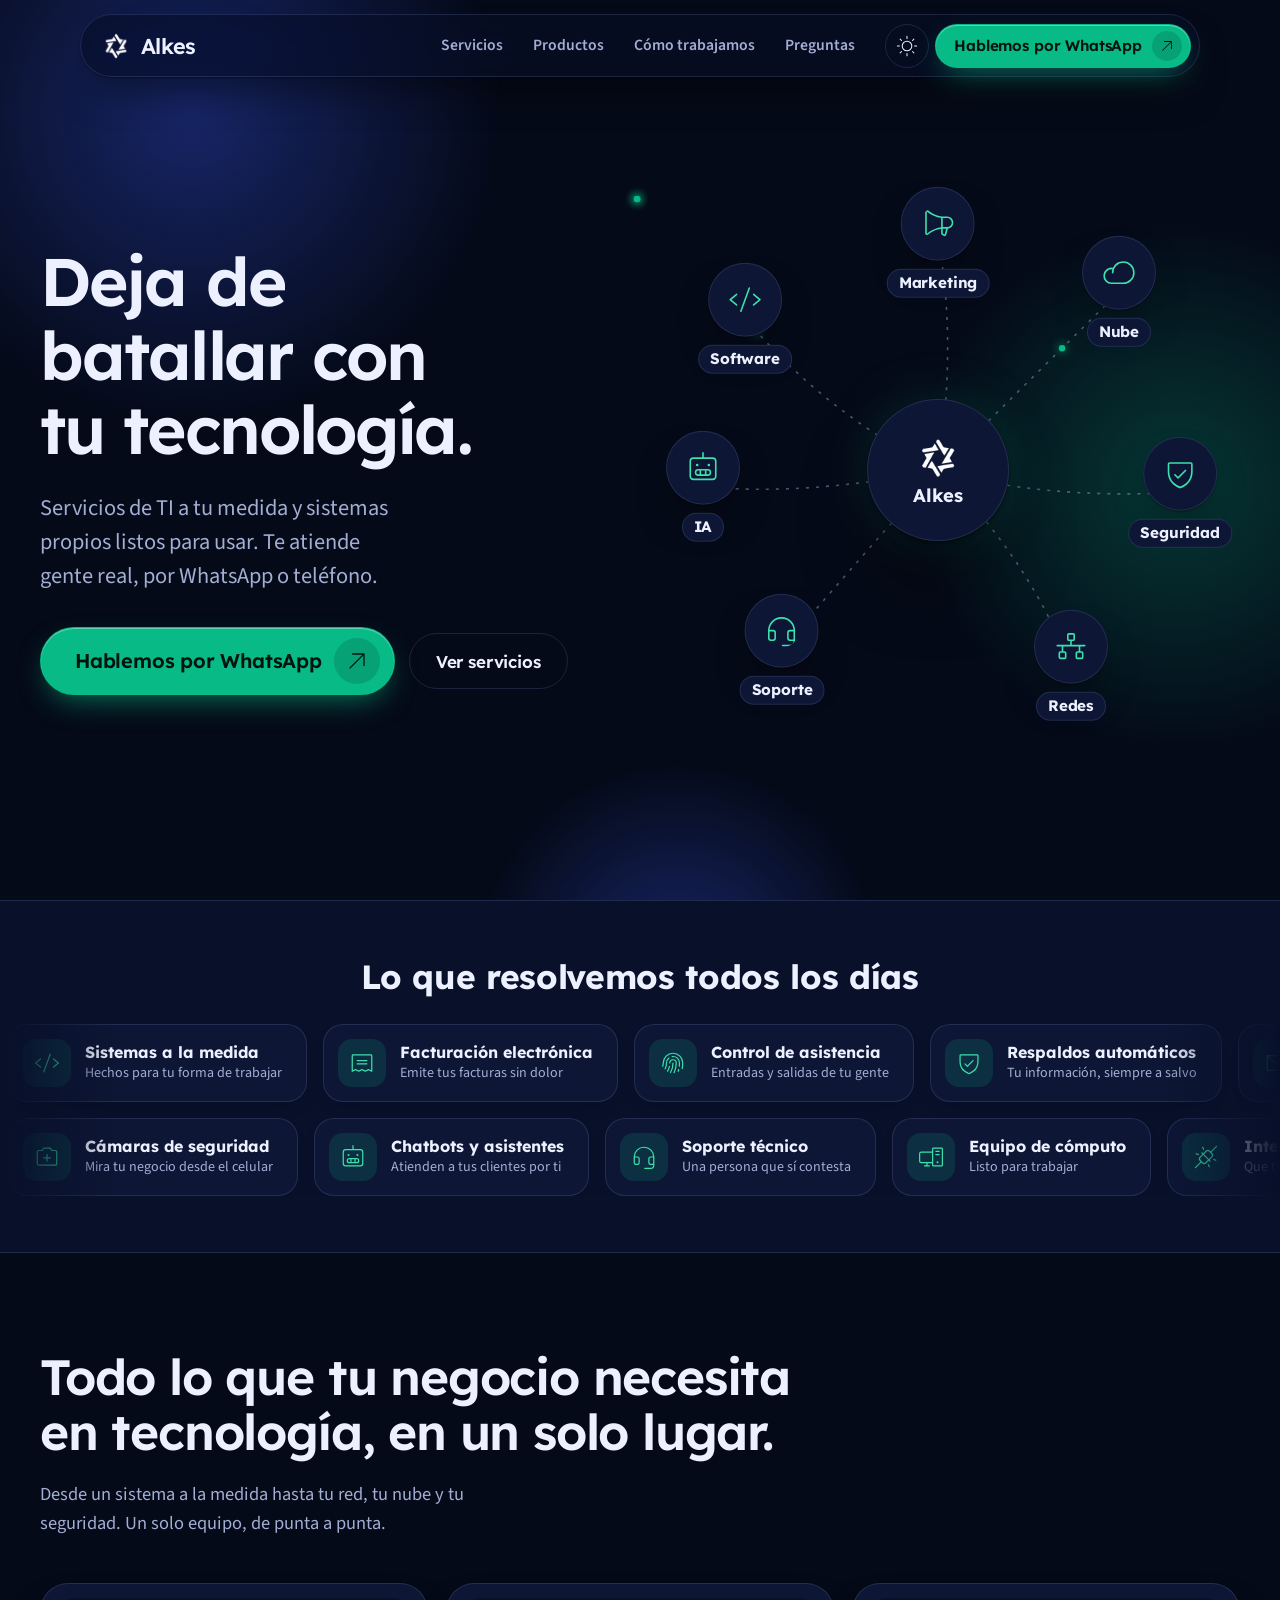
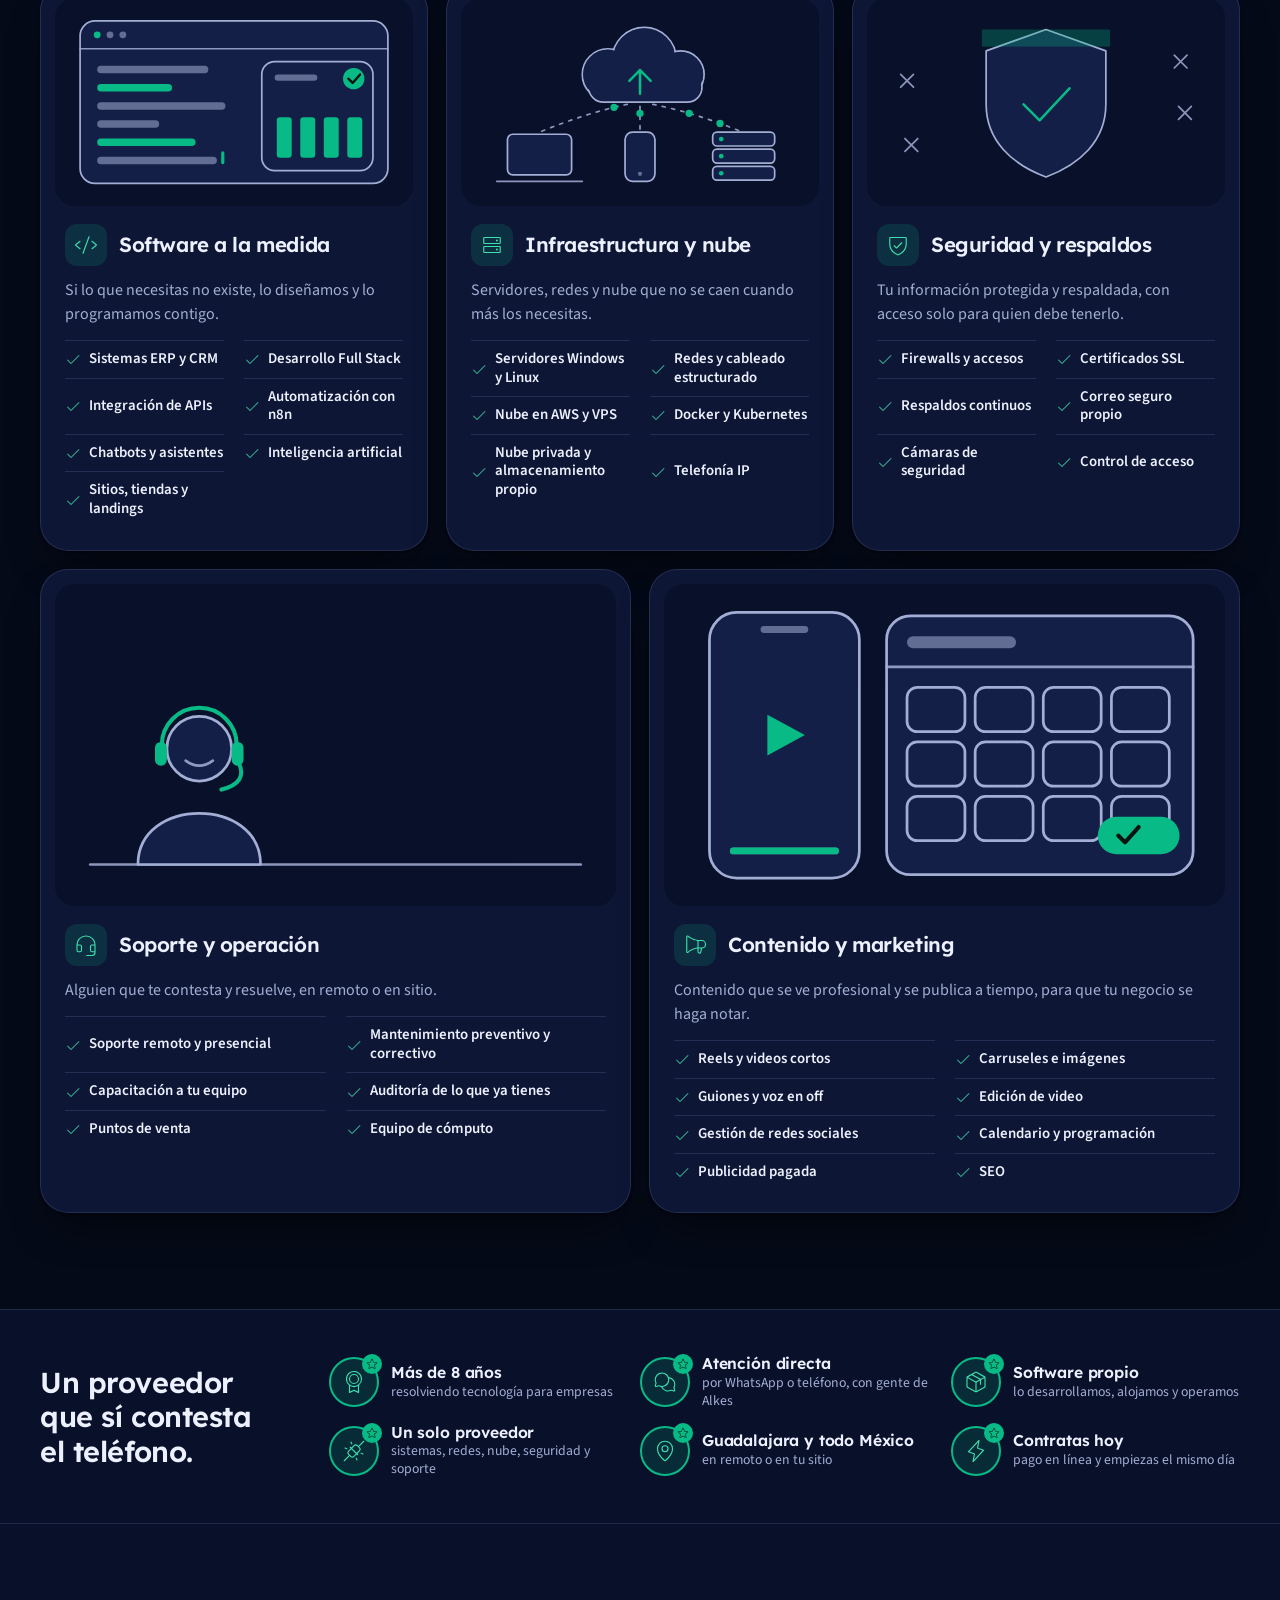
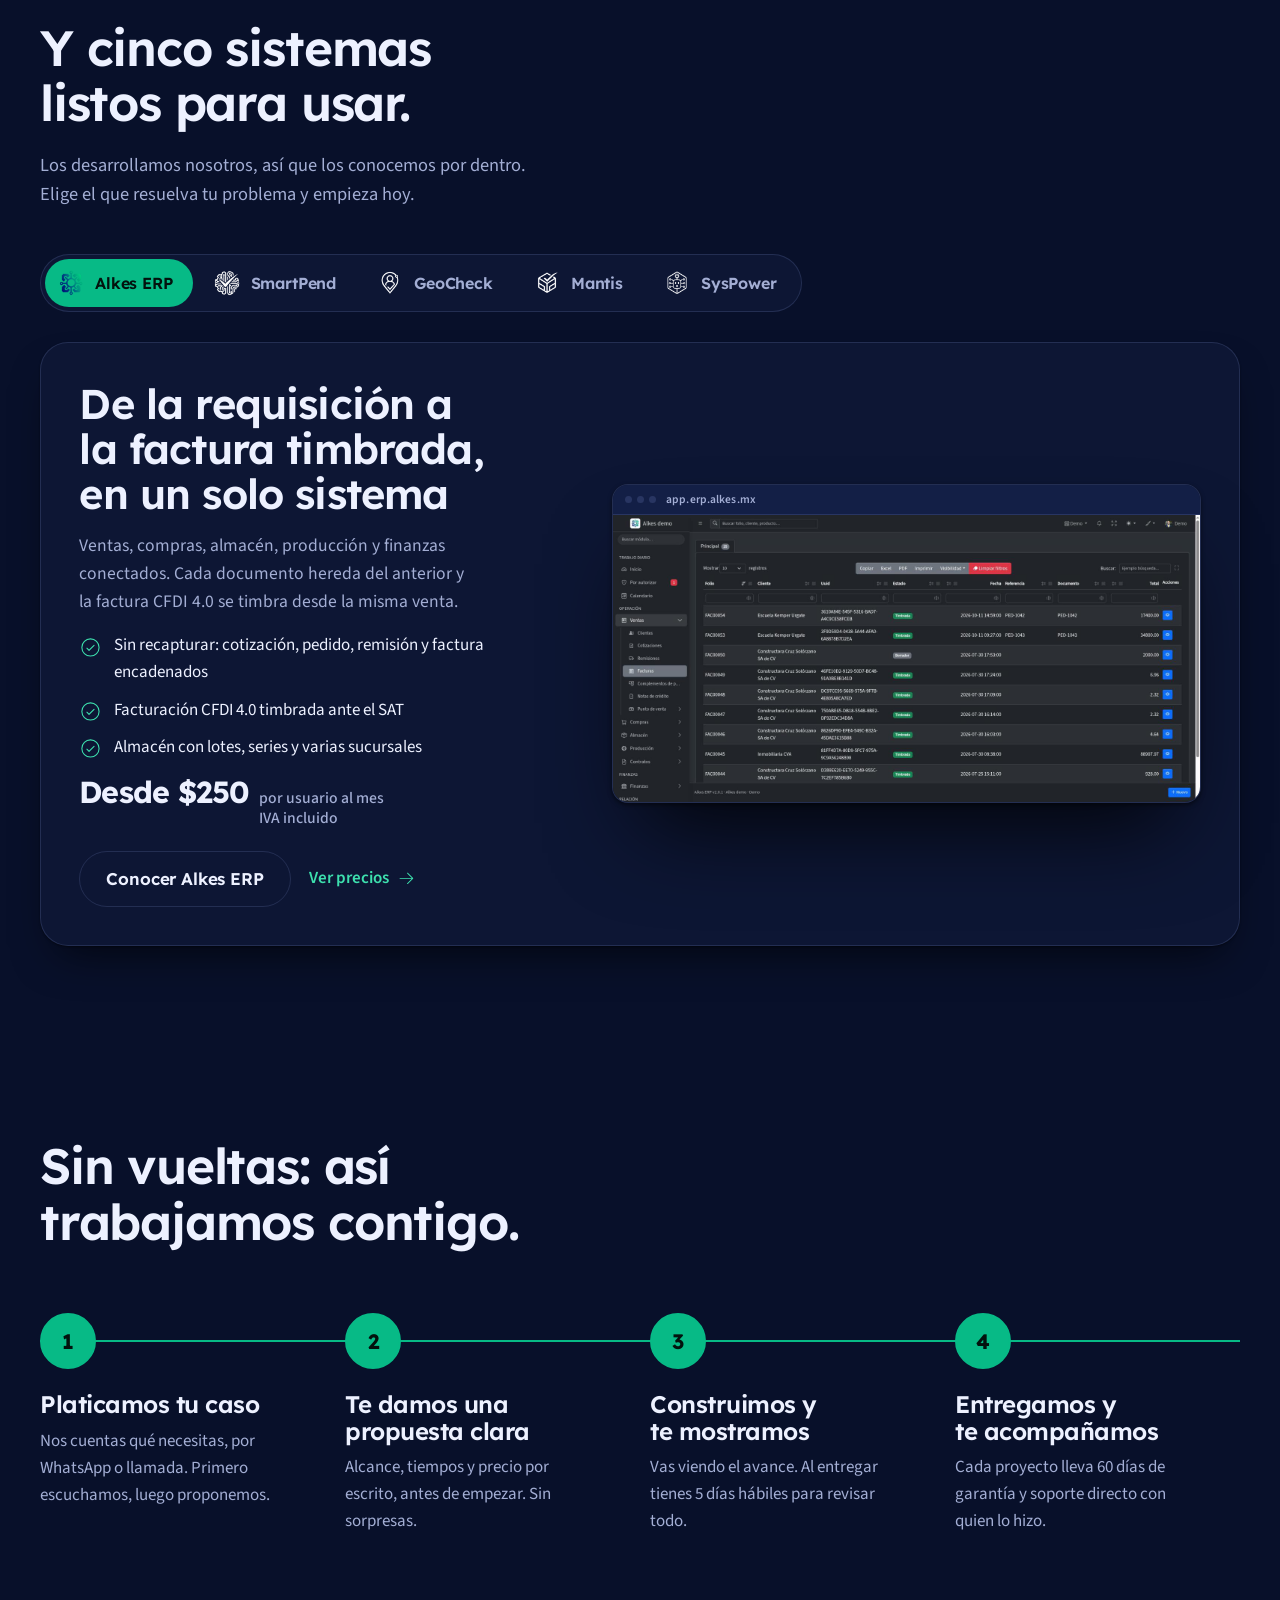
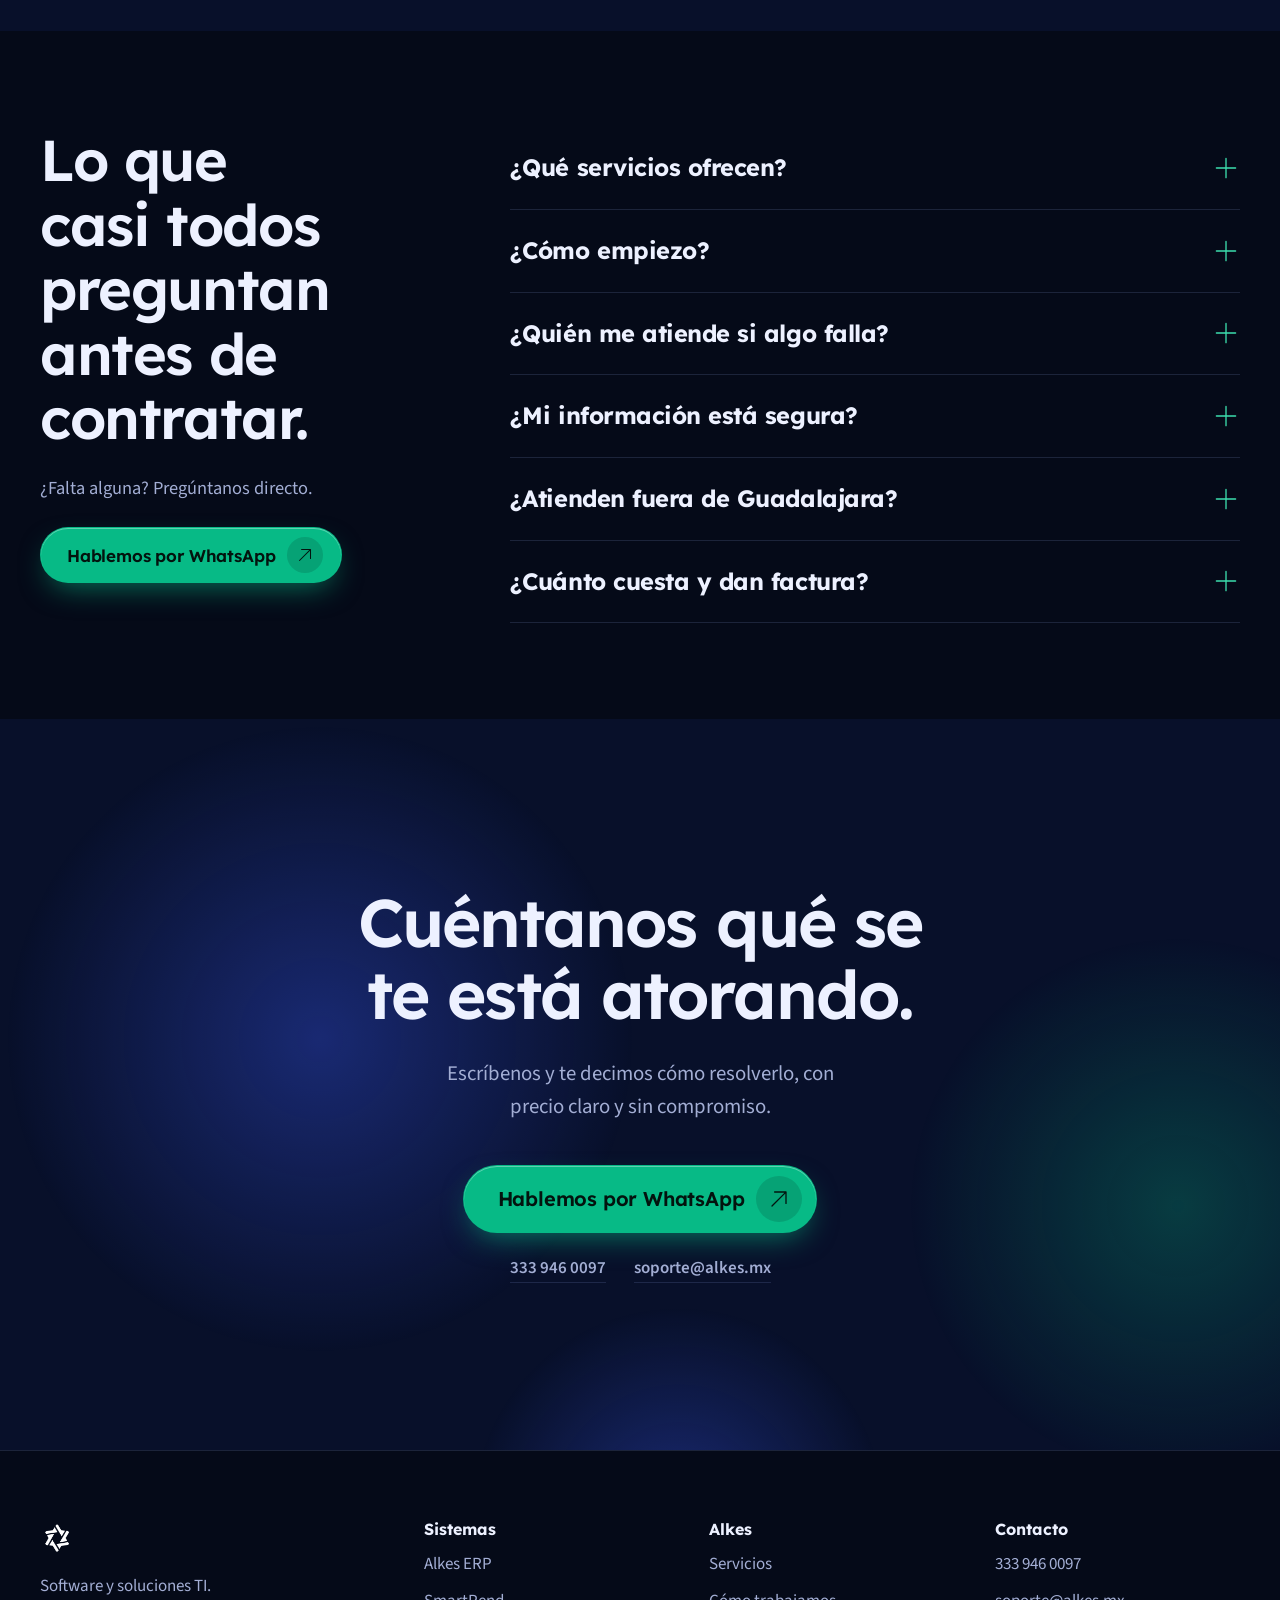
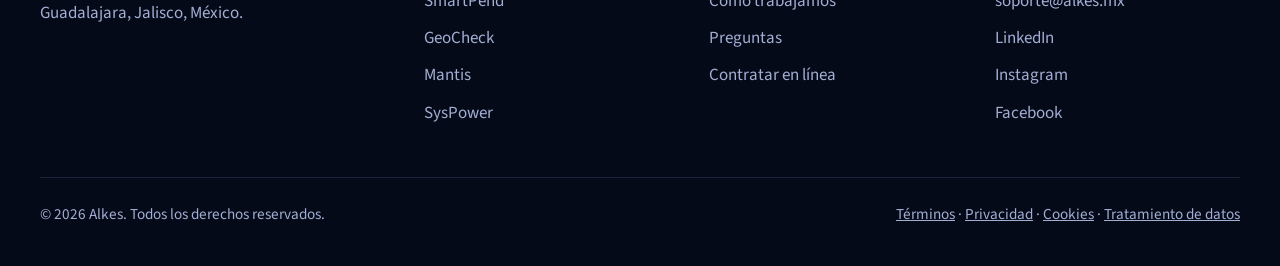
<file: index.html>
<!doctype html>
<html lang="es-MX" class="no-js" data-theme="dark">
<head>
<meta charset="utf-8">
<meta name="viewport" content="width=device-width, initial-scale=1, viewport-fit=cover">
<title>Alkes | Software y soluciones TI para tu empresa en Guadalajara</title>
<meta name="description" content="Sistemas listos para usar (ERP, pendientes, asistencia, mantenimiento) y servicios de TI a la medida. Atención directa por WhatsApp. Guadalajara y todo México.">
<meta name="theme-color" content="#050A18">
<meta name="robots" content="index, follow, max-image-preview:large, max-snippet:-1, max-video-preview:-1">
<meta name="keywords" content="empresa de software Guadalajara, desarrollo de software a la medida, soluciones TI Guadalajara, soporte técnico empresas, ERP México, facturación electrónica CFDI 4.0, redes y cableado estructurado, cámaras de seguridad, servidores Linux y Windows, nube AWS, respaldos, ciberseguridad, inteligencia artificial para empresas, chatbots, automatización n8n, desarrollo web, tiendas en línea, Zapopan, Jalisco, México, Alkes">
<meta name="author" content="Alkes"><meta name="creator" content="Gustavo Quintero"><meta name="publisher" content="Alkes">
<meta name="application-name" content="Alkes"><meta name="format-detection" content="telephone=no">
<meta name="geo.region" content="MX-JAL"><meta name="geo.placename" content="Guadalajara, Jalisco, México"><meta name="geo.position" content="20.6597;-103.3496"><meta name="ICBM" content="20.6597, -103.3496">
<link rel="alternate" hreflang="es-MX" href="https://alkes.mx/"><link rel="alternate" hreflang="es" href="https://alkes.mx/"><link rel="alternate" hreflang="x-default" href="https://alkes.mx/">
<link rel="alternate" type="text/markdown" title="Resumen para modelos de lenguaje" href="https://alkes.mx/llms.txt"><link rel="sitemap" type="application/xml" href="https://alkes.mx/sitemap.xml">
<link rel="canonical" href="https://alkes.mx/">
<link rel="icon" href="assets/img/favicon.ico">
<link rel="apple-touch-icon" href="assets/img/apple-touch-icon.png">
<meta property="og:type" content="website"><meta property="og:locale" content="es_MX"><meta property="og:site_name" content="Alkes">
<meta property="og:title" content="Alkes | Software y soluciones TI para tu empresa">
<meta property="og:description" content="Sistemas listos para usar y servicios de TI a la medida, con atención directa por WhatsApp.">
<meta property="og:url" content="https://alkes.mx/"><meta property="og:image" content="https://alkes.mx/assets/img/og-alkes.png">
<meta property="og:image:secure_url" content="https://alkes.mx/assets/img/og-alkes.png"><meta property="og:image:type" content="image/png"><meta property="og:image:alt" content="Alkes, software y soluciones TI para empresas">
<meta name="twitter:card" content="summary_large_image"><meta name="twitter:title" content="Alkes | Software y soluciones TI para tu empresa en Guadalajara"><meta name="twitter:description" content="Sistemas listos para usar y servicios de TI a la medida, con atención directa por WhatsApp."><meta name="twitter:image" content="https://alkes.mx/assets/img/og-alkes.png"><meta name="twitter:image:alt" content="Alkes, software y soluciones TI para empresas">
<link rel="preload" href="assets/fonts/lexend-latin.woff2" as="font" type="font/woff2" crossorigin>
<link rel="preload" href="assets/fonts/source-sans-3-latin.woff2" as="font" type="font/woff2" crossorigin>
<link rel="stylesheet" href="assets/home.css?v=4">
<script>(function(){var r=document.documentElement;r.className=r.className.replace('no-js','js');try{var t=localStorage.getItem('alkes-tema');if(t==='light'||t==='dark')r.setAttribute('data-theme',t)}catch(e){}})();</script>
<script type="application/ld+json">{"@context":"https://schema.org","@graph":[{"@type":["Organization","ProfessionalService"],"@id":"https://alkes.mx/#org","name":"Alkes","alternateName":["Alkes Software y Soluciones TI","Alkes TI","alkes.mx"],"description":"Empresa de software y soluciones TI en Guadalajara, Jalisco. Sistemas listos para usar (ERP con CFDI 4.0, pendientes con IA, control de asistencia, mantenimiento y reinicio remoto) y servicios de TI a la medida para empresas de todo México.","url":"https://alkes.mx/","logo":{"@type":"ImageObject","url":"https://alkes.mx/assets/img/logo_alkes.png"},"image":"https://alkes.mx/assets/img/og-alkes.png","telephone":"+52 33 3946 0097","email":"soporte@alkes.mx","address":{"@type":"PostalAddress","addressLocality":"Guadalajara","addressRegion":"Jalisco","addressCountry":"MX"},"geo":{"@type":"GeoCoordinates","latitude":20.6597,"longitude":-103.3496},"areaServed":[{"@type":"City","name":"Guadalajara"},{"@type":"City","name":"Zapopan"},{"@type":"City","name":"Tlaquepaque"},{"@type":"City","name":"Tonalá"},{"@type":"City","name":"Tlajomulco de Zúñiga"},{"@type":"State","name":"Jalisco"},{"@type":"Country","name":"México"}],"founder":{"@id":"https://gustavoquintero.dev/#persona"},"foundingLocation":{"@type":"Place","name":"Guadalajara, Jalisco, México"},"priceRange":"$$","currenciesAccepted":"MXN","paymentAccepted":"Transferencia, tarjeta","contactPoint":[{"@type":"ContactPoint","contactType":"Ventas","telephone":"+52 33 3946 0097","email":"soporte@alkes.mx","areaServed":"MX","availableLanguage":["es"]},{"@type":"ContactPoint","contactType":"Facturación","email":"facturacion@alkes.mx","areaServed":"MX","availableLanguage":["es"]}],"knowsAbout":["Auditoría de lo que ya tienes","Automatización con n8n","Calendario y programación","Capacitación a tu equipo","Carruseles e imágenes","Certificados SSL","Chatbots y asistentes","Control de acceso","Correo seguro propio","Cámaras de seguridad","Desarrollo Full Stack","Docker y Kubernetes","ERP","Edición de video","Equipo de cómputo","Facturación electrónica CFDI 4.0","Firewalls y accesos","Gestión de redes sociales","Guiones y voz en off","Integración de APIs","Inteligencia artificial","Mantenimiento preventivo y correctivo","Nube en AWS y VPS","Nube privada y almacenamiento propio","Publicidad pagada","Puntos de venta","Redes y cableado estructurado","Reels y videos cortos","Respaldos continuos","SEO","Servidores Windows y Linux","Sistemas ERP y CRM","Sitios, tiendas y landings","Software en la nube","Soporte remoto y presencial","Telefonía IP"],"hasOfferCatalog":{"@type":"OfferCatalog","name":"Servicios de TI y software","itemListElement":[{"@type":"OfferCatalog","name":"Software a la medida","description":"Si lo que necesitas no existe, lo diseñamos y lo programamos contigo.","itemListElement":[{"@type":"Offer","itemOffered":{"@type":"Service","name":"Sistemas ERP y CRM","serviceType":"Software a la medida","provider":{"@id":"https://alkes.mx/#org"},"areaServed":{"@type":"Country","name":"México"}}},{"@type":"Offer","itemOffered":{"@type":"Service","name":"Desarrollo Full Stack","serviceType":"Software a la medida","provider":{"@id":"https://alkes.mx/#org"},"areaServed":{"@type":"Country","name":"México"}}},{"@type":"Offer","itemOffered":{"@type":"Service","name":"Integración de APIs","serviceType":"Software a la medida","provider":{"@id":"https://alkes.mx/#org"},"areaServed":{"@type":"Country","name":"México"}}},{"@type":"Offer","itemOffered":{"@type":"Service","name":"Automatización con n8n","serviceType":"Software a la medida","provider":{"@id":"https://alkes.mx/#org"},"areaServed":{"@type":"Country","name":"México"}}},{"@type":"Offer","itemOffered":{"@type":"Service","name":"Chatbots y asistentes","serviceType":"Software a la medida","provider":{"@id":"https://alkes.mx/#org"},"areaServed":{"@type":"Country","name":"México"}}},{"@type":"Offer","itemOffered":{"@type":"Service","name":"Inteligencia artificial","serviceType":"Software a la medida","provider":{"@id":"https://alkes.mx/#org"},"areaServed":{"@type":"Country","name":"México"}}},{"@type":"Offer","itemOffered":{"@type":"Service","name":"Sitios, tiendas y landings","serviceType":"Software a la medida","provider":{"@id":"https://alkes.mx/#org"},"areaServed":{"@type":"Country","name":"México"}}}]},{"@type":"OfferCatalog","name":"Infraestructura y nube","description":"Servidores, redes y nube que no se caen cuando más los necesitas.","itemListElement":[{"@type":"Offer","itemOffered":{"@type":"Service","name":"Servidores Windows y Linux","serviceType":"Infraestructura y nube","provider":{"@id":"https://alkes.mx/#org"},"areaServed":{"@type":"Country","name":"México"}}},{"@type":"Offer","itemOffered":{"@type":"Service","name":"Redes y cableado estructurado","serviceType":"Infraestructura y nube","provider":{"@id":"https://alkes.mx/#org"},"areaServed":{"@type":"Country","name":"México"}}},{"@type":"Offer","itemOffered":{"@type":"Service","name":"Nube en AWS y VPS","serviceType":"Infraestructura y nube","provider":{"@id":"https://alkes.mx/#org"},"areaServed":{"@type":"Country","name":"México"}}},{"@type":"Offer","itemOffered":{"@type":"Service","name":"Docker y Kubernetes","serviceType":"Infraestructura y nube","provider":{"@id":"https://alkes.mx/#org"},"areaServed":{"@type":"Country","name":"México"}}},{"@type":"Offer","itemOffered":{"@type":"Service","name":"Nube privada y almacenamiento propio","serviceType":"Infraestructura y nube","provider":{"@id":"https://alkes.mx/#org"},"areaServed":{"@type":"Country","name":"México"}}},{"@type":"Offer","itemOffered":{"@type":"Service","name":"Telefonía IP","serviceType":"Infraestructura y nube","provider":{"@id":"https://alkes.mx/#org"},"areaServed":{"@type":"Country","name":"México"}}}]},{"@type":"OfferCatalog","name":"Seguridad y respaldos","description":"Tu información protegida y respaldada, con acceso solo para quien debe tenerlo.","itemListElement":[{"@type":"Offer","itemOffered":{"@type":"Service","name":"Firewalls y accesos","serviceType":"Seguridad y respaldos","provider":{"@id":"https://alkes.mx/#org"},"areaServed":{"@type":"Country","name":"México"}}},{"@type":"Offer","itemOffered":{"@type":"Service","name":"Certificados SSL","serviceType":"Seguridad y respaldos","provider":{"@id":"https://alkes.mx/#org"},"areaServed":{"@type":"Country","name":"México"}}},{"@type":"Offer","itemOffered":{"@type":"Service","name":"Respaldos continuos","serviceType":"Seguridad y respaldos","provider":{"@id":"https://alkes.mx/#org"},"areaServed":{"@type":"Country","name":"México"}}},{"@type":"Offer","itemOffered":{"@type":"Service","name":"Correo seguro propio","serviceType":"Seguridad y respaldos","provider":{"@id":"https://alkes.mx/#org"},"areaServed":{"@type":"Country","name":"México"}}},{"@type":"Offer","itemOffered":{"@type":"Service","name":"Cámaras de seguridad","serviceType":"Seguridad y respaldos","provider":{"@id":"https://alkes.mx/#org"},"areaServed":{"@type":"Country","name":"México"}}},{"@type":"Offer","itemOffered":{"@type":"Service","name":"Control de acceso","serviceType":"Seguridad y respaldos","provider":{"@id":"https://alkes.mx/#org"},"areaServed":{"@type":"Country","name":"México"}}}]},{"@type":"OfferCatalog","name":"Soporte y operación","description":"Alguien que te contesta y resuelve, en remoto o en sitio.","itemListElement":[{"@type":"Offer","itemOffered":{"@type":"Service","name":"Soporte remoto y presencial","serviceType":"Soporte y operación","provider":{"@id":"https://alkes.mx/#org"},"areaServed":{"@type":"Country","name":"México"}}},{"@type":"Offer","itemOffered":{"@type":"Service","name":"Mantenimiento preventivo y correctivo","serviceType":"Soporte y operación","provider":{"@id":"https://alkes.mx/#org"},"areaServed":{"@type":"Country","name":"México"}}},{"@type":"Offer","itemOffered":{"@type":"Service","name":"Capacitación a tu equipo","serviceType":"Soporte y operación","provider":{"@id":"https://alkes.mx/#org"},"areaServed":{"@type":"Country","name":"México"}}},{"@type":"Offer","itemOffered":{"@type":"Service","name":"Auditoría de lo que ya tienes","serviceType":"Soporte y operación","provider":{"@id":"https://alkes.mx/#org"},"areaServed":{"@type":"Country","name":"México"}}},{"@type":"Offer","itemOffered":{"@type":"Service","name":"Puntos de venta","serviceType":"Soporte y operación","provider":{"@id":"https://alkes.mx/#org"},"areaServed":{"@type":"Country","name":"México"}}},{"@type":"Offer","itemOffered":{"@type":"Service","name":"Equipo de cómputo","serviceType":"Soporte y operación","provider":{"@id":"https://alkes.mx/#org"},"areaServed":{"@type":"Country","name":"México"}}}]},{"@type":"OfferCatalog","name":"Contenido y marketing","description":"Contenido que se ve profesional y se publica a tiempo, para que tu negocio se haga notar.","itemListElement":[{"@type":"Offer","itemOffered":{"@type":"Service","name":"Reels y videos cortos","serviceType":"Contenido y marketing","provider":{"@id":"https://alkes.mx/#org"},"areaServed":{"@type":"Country","name":"México"}}},{"@type":"Offer","itemOffered":{"@type":"Service","name":"Carruseles e imágenes","serviceType":"Contenido y marketing","provider":{"@id":"https://alkes.mx/#org"},"areaServed":{"@type":"Country","name":"México"}}},{"@type":"Offer","itemOffered":{"@type":"Service","name":"Guiones y voz en off","serviceType":"Contenido y marketing","provider":{"@id":"https://alkes.mx/#org"},"areaServed":{"@type":"Country","name":"México"}}},{"@type":"Offer","itemOffered":{"@type":"Service","name":"Edición de video","serviceType":"Contenido y marketing","provider":{"@id":"https://alkes.mx/#org"},"areaServed":{"@type":"Country","name":"México"}}},{"@type":"Offer","itemOffered":{"@type":"Service","name":"Gestión de redes sociales","serviceType":"Contenido y marketing","provider":{"@id":"https://alkes.mx/#org"},"areaServed":{"@type":"Country","name":"México"}}},{"@type":"Offer","itemOffered":{"@type":"Service","name":"Calendario y programación","serviceType":"Contenido y marketing","provider":{"@id":"https://alkes.mx/#org"},"areaServed":{"@type":"Country","name":"México"}}},{"@type":"Offer","itemOffered":{"@type":"Service","name":"Publicidad pagada","serviceType":"Contenido y marketing","provider":{"@id":"https://alkes.mx/#org"},"areaServed":{"@type":"Country","name":"México"}}},{"@type":"Offer","itemOffered":{"@type":"Service","name":"SEO","serviceType":"Contenido y marketing","provider":{"@id":"https://alkes.mx/#org"},"areaServed":{"@type":"Country","name":"México"}}}]},{"@type":"Offer","itemOffered":{"@id":"https://erp.alkes.mx/#app"}},{"@type":"Offer","itemOffered":{"@id":"https://smartpend.alkes.mx/#app"}},{"@type":"Offer","itemOffered":{"@id":"https://geocheck.alkes.mx/#app"}},{"@type":"Offer","itemOffered":{"@id":"https://mantis.alkes.mx/#app"}},{"@type":"Offer","itemOffered":{"@id":"https://syspower.alkes.mx/#app"}}]},"sameAs":["https://www.facebook.com/alkes.mx","https://www.instagram.com/alkes.mx","https://www.linkedin.com/company/alkes-mx","https://www.tiktok.com/@alkes.mx"]},{"@type":"Person","@id":"https://gustavoquintero.dev/#persona","name":"Gustavo de Jesús Quintero Cerpa","alternateName":"Gustavo Quintero","jobTitle":"Fundador y desarrollador","worksFor":{"@id":"https://alkes.mx/#org"},"url":"https://gustavoquintero.dev/","sameAs":["https://www.linkedin.com/in/gustavoquintero2000/","https://github.com/GustavoQuinteroC"],"address":{"@type":"PostalAddress","addressLocality":"Guadalajara","addressRegion":"Jalisco","addressCountry":"MX"}},{"@type":"WebSite","@id":"https://alkes.mx/#web","url":"https://alkes.mx/","name":"Alkes","inLanguage":"es-MX","description":"Software y soluciones TI para empresas en Guadalajara y todo México.","publisher":{"@id":"https://alkes.mx/#org"}},{"@type":"WebPage","@id":"https://alkes.mx/#pagina","url":"https://alkes.mx/","name":"Alkes | Software y soluciones TI para tu empresa en Guadalajara","isPartOf":{"@id":"https://alkes.mx/#web"},"about":{"@id":"https://alkes.mx/#org"},"mainEntity":{"@id":"https://alkes.mx/#org"},"inLanguage":"es-MX","primaryImageOfPage":{"@type":"ImageObject","url":"https://alkes.mx/assets/img/og-alkes.png"}},{"@type":"ItemList","@id":"https://alkes.mx/#productos","name":"Sistemas de Alkes","itemListElement":[{"@type":"ListItem","position":1,"item":{"@type":"SoftwareApplication","@id":"https://erp.alkes.mx/#app","name":"Alkes ERP","url":"https://erp.alkes.mx/","description":"Ventas, compras, almacén, producción y finanzas conectados. Cada documento hereda del anterior y la factura CFDI 4.0 se timbra desde la misma venta.","featureList":["Sin recapturar: cotización, pedido, remisión y factura encadenados","Facturación CFDI 4.0 timbrada ante el SAT","Almacén con lotes, series y varias sucursales"],"applicationCategory":"BusinessApplication","operatingSystem":"Web","inLanguage":"es-MX","publisher":{"@id":"https://alkes.mx/#org"},"creator":{"@id":"https://gustavoquintero.dev/#persona"}}},{"@type":"ListItem","position":2,"item":{"@type":"SoftwareApplication","@id":"https://smartpend.alkes.mx/#app","name":"SmartPend","url":"https://smartpend.alkes.mx/","description":"Registra cada solicitud, asígnala y sigue su avance hasta cerrarla. Quien reporta consulta su folio sin llamar.","featureList":["Pendientes y tickets con folio y seguimiento","Proyectos, equipos y clientes en un solo lugar","Asistente con inteligencia artificial para dictar y organizar"],"applicationCategory":"BusinessApplication","operatingSystem":"Web","inLanguage":"es-MX","publisher":{"@id":"https://alkes.mx/#org"},"creator":{"@id":"https://gustavoquintero.dev/#persona"}}},{"@type":"ListItem","position":3,"item":{"@type":"SoftwareApplication","@id":"https://geocheck.alkes.mx/#app","name":"GeoCheck","url":"https://geocheck.alkes.mx/","description":"Cada asistencia se valida con NIP, GPS contra una geocerca y foto en el momento. Sin checador físico y sin trampas.","featureList":["Checadas con NIP, GPS y foto en tiempo real","Geocercas por cada lugar de trabajo","Reportes exportables y auditoría de cada registro"],"applicationCategory":"BusinessApplication","operatingSystem":"Web","inLanguage":"es-MX","publisher":{"@id":"https://alkes.mx/#org"},"creator":{"@id":"https://gustavoquintero.dev/#persona"}}},{"@type":"ListItem","position":4,"item":{"@type":"SoftwareApplication","@id":"https://mantis.alkes.mx/#app","name":"Mantis","url":"https://mantis.alkes.mx/","description":"Planifica, ejecuta y documenta el mantenimiento de equipos e instalaciones, con evidencia fotográfica de cada servicio.","featureList":["Inventario de activos y técnicos","Plantillas con checklist a la medida","Evidencias fotográficas y trazabilidad de cada intervención"],"applicationCategory":"BusinessApplication","operatingSystem":"Web","inLanguage":"es-MX","publisher":{"@id":"https://alkes.mx/#org"},"creator":{"@id":"https://gustavoquintero.dev/#persona"}}},{"@type":"ListItem","position":5,"item":{"@type":"SoftwareApplication","@id":"https://syspower.alkes.mx/#app","name":"SysPower","url":"https://syspower.alkes.mx/","description":"Controla la energía de tus equipos críticos desde cualquier navegador. Sin visitas, sin VPN y sin esperas.","featureList":["5 salidas de 120 V que apagas, enciendes y reinicias a distancia","Hardware incluido en la renta, sin anticipo","Reinicio automático al regresar la luz"],"applicationCategory":"BusinessApplication","operatingSystem":"Web","inLanguage":"es-MX","publisher":{"@id":"https://alkes.mx/#org"},"creator":{"@id":"https://gustavoquintero.dev/#persona"}}}]},{"@type":"FAQPage","@id":"https://alkes.mx/#preguntas","mainEntity":[{"@type":"Question","name":"¿Qué servicios ofrecen?","acceptedAnswer":{"@type":"Answer","text":"Software a la medida, redes, nube, seguridad y respaldos, soporte técnico, inteligencia artificial y contenido para redes. Todo con un solo equipo, para que no tengas que coordinar a varios proveedores."}},{"@type":"Question","name":"¿Cómo empiezo?","acceptedAnswer":{"@type":"Answer","text":"Escríbenos por WhatsApp o llámanos y cuéntanos qué necesitas. Te respondemos con una propuesta por escrito, sin compromiso, con alcance y precio claros."}},{"@type":"Question","name":"¿Quién me atiende si algo falla?","acceptedAnswer":{"@type":"Answer","text":"Gente de Alkes, por WhatsApp o teléfono. Resolvemos tu tecnología de principio a fin, así que no te mandamos con un tercero ni con un bot."}},{"@type":"Question","name":"¿Mi información está segura?","acceptedAnswer":{"@type":"Answer","text":"Sí. Trabajamos con accesos controlados, conexiones y contraseñas cifradas, y respaldos automáticos para que una falla no detenga tu negocio."}},{"@type":"Question","name":"¿Atienden fuera de Guadalajara?","acceptedAnswer":{"@type":"Answer","text":"Sí, atendemos empresas de todo México. La mayor parte del soporte se resuelve en remoto, sin que tengas que esperar una visita."}},{"@type":"Question","name":"¿Cuánto cuesta y dan factura?","acceptedAnswer":{"@type":"Answer","text":"Cada proyecto se cotiza por escrito antes de empezar. Tienes 5 días hábiles para revisar la entrega y 60 días de garantía. Y sí, damos factura: pídela a facturacion@alkes.mx."}}]}]}</script>
</head>
<body>
<a class="skip" href="#main">Saltar al contenido</a>
<header class="nav"><div class="nav__in">
  <a class="nav__logo" href="#top" aria-label="Alkes, inicio"><img class="logo-l" src="assets/img/logo_alkes.png" alt="Alkes" height="30"><img class="logo-d" src="assets/img/logo_alkes_blanco.png" alt="" height="30"><span>Alkes</span></a>
  <ul class="nav__links"><li><a href="#servicios">Servicios</a></li><li><a href="#productos">Productos</a></li><li><a href="#proceso">Cómo trabajamos</a></li><li><a href="#preguntas">Preguntas</a></li></ul>
  <button class="nav__tema" type="button" aria-label="Cambiar a tema claro"><span class="t-sun"><svg class="ico" aria-hidden="true" focusable="false" xmlns="http://www.w3.org/2000/svg" viewBox="0 0 256 256" fill="currentColor"><path d="M122,40V16a6,6,0,0,1,12,0V40a6,6,0,0,1-12,0Zm68,88a62,62,0,1,1-62-62A62.07,62.07,0,0,1,190,128Zm-12,0a50,50,0,1,0-50,50A50.06,50.06,0,0,0,178,128ZM59.76,68.24a6,6,0,1,0,8.48-8.48l-16-16a6,6,0,0,0-8.48,8.48Zm0,119.52-16,16a6,6,0,1,0,8.48,8.48l16-16a6,6,0,1,0-8.48-8.48ZM192,70a6,6,0,0,0,4.24-1.76l16-16a6,6,0,0,0-8.48-8.48l-16,16A6,6,0,0,0,192,70Zm4.24,117.76a6,6,0,0,0-8.48,8.48l16,16a6,6,0,0,0,8.48-8.48ZM46,128a6,6,0,0,0-6-6H16a6,6,0,0,0,0,12H40A6,6,0,0,0,46,128Zm82,82a6,6,0,0,0-6,6v24a6,6,0,0,0,12,0V216A6,6,0,0,0,128,210Zm112-88H216a6,6,0,0,0,0,12h24a6,6,0,0,0,0-12Z"/></svg></span><span class="t-moon"><svg class="ico" aria-hidden="true" focusable="false" xmlns="http://www.w3.org/2000/svg" viewBox="0 0 256 256" fill="currentColor"><path d="M232.13,143.64a6,6,0,0,0-6-1.49A90.07,90.07,0,0,1,113.86,29.85a6,6,0,0,0-7.49-7.48A102.88,102.88,0,0,0,54.48,58.68,102,102,0,0,0,197.32,201.52a102.88,102.88,0,0,0,36.31-51.89A6,6,0,0,0,232.13,143.64Zm-42,48.29a90,90,0,0,1-126-126A90.9,90.9,0,0,1,99.65,37.66,102.06,102.06,0,0,0,218.34,156.35,90.9,90.9,0,0,1,190.1,191.93Z"/></svg></span></button>
  <a class="btn btn--wa btn--sm" href="https://wa.me/523339460097?text=Hola%2C%20vi%20su%20sitio%20alkes.mx%20y%20quiero%20platicar%20con%20ustedes." target="_blank" rel="noopener">Hablemos por WhatsApp<span class="btn__i"><svg class="ico" aria-hidden="true" focusable="false" xmlns="http://www.w3.org/2000/svg" viewBox="0 0 256 256" fill="currentColor"><path d="M198,64V168a6,6,0,0,1-12,0V78.48L68.24,196.24a6,6,0,0,1-8.48-8.48L177.52,70H88a6,6,0,0,1,0-12H192A6,6,0,0,1,198,64Z"/></svg></span></a>
  <button class="nav__burger" type="button" aria-label="Abrir menú" aria-expanded="false"><span></span><span></span><span></span></button>
</div></header>
<nav class="menu" aria-label="Menú">
  <a href="#servicios">Servicios</a><a href="#productos">Productos</a><a href="#proceso">Cómo trabajamos</a><a href="#preguntas">Preguntas</a>
  <a class="btn btn--wa " href="https://wa.me/523339460097?text=Hola%2C%20vi%20su%20sitio%20alkes.mx%20y%20quiero%20platicar%20con%20ustedes." target="_blank" rel="noopener">Hablemos por WhatsApp<span class="btn__i"><svg class="ico" aria-hidden="true" focusable="false" xmlns="http://www.w3.org/2000/svg" viewBox="0 0 256 256" fill="currentColor"><path d="M198,64V168a6,6,0,0,1-12,0V78.48L68.24,196.24a6,6,0,0,1-8.48-8.48L177.52,70H88a6,6,0,0,1,0-12H192A6,6,0,0,1,198,64Z"/></svg></span></a>
</nav>

<main id="main">
<section class="hero" id="top">
  <div class="aurora" aria-hidden="true"><i></i><i></i><i></i></div>
  <div class="wrap hero__grid">
    <div>
      <h1><span class="w"><span style="--i:0">Deja</span></span> <span class="w"><span style="--i:1">de</span></span> <span class="w"><span style="--i:2">batallar</span></span> <span class="w"><span style="--i:3">con</span></span> <span class="w"><span style="--i:4">tu</span></span> <span class="w"><span style="--i:5">tecnología.</span></span></h1>
      <p class="hero__sub">Servicios de TI a tu medida y sistemas propios listos para usar. Te atiende gente real, por WhatsApp o teléfono.</p>
      <div class="hero__cta"><a class="btn btn--wa btn--lg" href="https://wa.me/523339460097?text=Hola%2C%20vi%20su%20sitio%20alkes.mx%20y%20quiero%20platicar%20con%20ustedes." target="_blank" rel="noopener">Hablemos por WhatsApp<span class="btn__i"><svg class="ico" aria-hidden="true" focusable="false" xmlns="http://www.w3.org/2000/svg" viewBox="0 0 256 256" fill="currentColor"><path d="M198,64V168a6,6,0,0,1-12,0V78.48L68.24,196.24a6,6,0,0,1-8.48-8.48L177.52,70H88a6,6,0,0,1,0-12H192A6,6,0,0,1,198,64Z"/></svg></span></a><a class="btn btn--ghost" href="#servicios">Ver servicios</a></div>
    </div>
    <div class="netwrap">
    <div class="net">
      <svg class="net__svg" viewBox="0 0 600 540" preserveAspectRatio="xMidYMid meet" aria-hidden="true">
        <path class="ln" id="ln0" d="M300 270 Q186 212 108 119"/><circle r="3.2" class="pk"><animateMotion dur="3.2s" begin="0.0s" repeatCount="indefinite" path="M300 270 Q186 212 108 119" keyPoints="0;1" keyTimes="0;1" calcMode="spline" keySplines=".4 0 .2 1"/></circle><path class="ln" id="ln1" d="M300 270 Q408 163 480 92"/><circle r="3.2" class="pk"><animateMotion dur="3.7s" begin="0.6s" repeatCount="indefinite" path="M300 270 Q408 163 480 92" keyPoints="0;1" keyTimes="0;1" calcMode="spline" keySplines=".4 0 .2 1"/></circle><path class="ln" id="ln2" d="M300 270 Q402 299 540 292"/><circle r="3.2" class="pk"><animateMotion dur="4.1s" begin="1.2s" repeatCount="indefinite" path="M300 270 Q402 299 540 292" keyPoints="0;1" keyTimes="0;1" calcMode="spline" keySplines=".4 0 .2 1"/></circle><path class="ln" id="ln3" d="M300 270 Q384 349 432 464"/><circle r="3.2" class="pk"><animateMotion dur="4.6s" begin="1.8s" repeatCount="indefinite" path="M300 270 Q384 349 432 464" keyPoints="0;1" keyTimes="0;1" calcMode="spline" keySplines=".4 0 .2 1"/></circle><path class="ln" id="ln4" d="M300 270 Q204 377 144 448"/><circle r="3.2" class="pk"><animateMotion dur="5.0s" begin="2.4s" repeatCount="indefinite" path="M300 270 Q204 377 144 448" keyPoints="0;1" keyTimes="0;1" calcMode="spline" keySplines=".4 0 .2 1"/></circle><path class="ln" id="ln5" d="M300 270 Q318 139 300 43"/><circle r="3.2" class="pk"><animateMotion dur="5.5s" begin="3.0s" repeatCount="indefinite" path="M300 270 Q318 139 300 43" keyPoints="0;1" keyTimes="0;1" calcMode="spline" keySplines=".4 0 .2 1"/></circle><path class="ln" id="ln6" d="M300 270 Q165 296 66 286"/><circle r="3.2" class="pk"><animateMotion dur="5.9s" begin="3.6s" repeatCount="indefinite" path="M300 270 Q165 296 66 286" keyPoints="0;1" keyTimes="0;1" calcMode="spline" keySplines=".4 0 .2 1"/></circle>
      </svg>
      <button type="button" class="nd" style="left:18%;top:22%" data-depth="22" data-i="0" data-ln="0" aria-label="Software a la medida"><svg class="ico" aria-hidden="true" focusable="false" xmlns="http://www.w3.org/2000/svg" viewBox="0 0 256 256" fill="currentColor"><path d="M67.84,92.61,25.37,128l42.47,35.39a6,6,0,1,1-7.68,9.22l-48-40a6,6,0,0,1,0-9.22l48-40a6,6,0,0,1,7.68,9.22Zm176,30.78-48-40a6,6,0,1,0-7.68,9.22L230.63,128l-42.47,35.39a6,6,0,1,0,7.68,9.22l48-40a6,6,0,0,0,0-9.22Zm-81.79-89A6,6,0,0,0,154.36,38l-64,176A6,6,0,0,0,94,221.64a6.15,6.15,0,0,0,2,.36,6,6,0,0,0,5.64-3.95l64-176A6,6,0,0,0,162.05,34.36Z"/></svg><span>Software</span></button><button type="button" class="nd" style="left:80%;top:17%" data-depth="34" data-i="1" data-ln="1" aria-label="Nube sin dolores de cabeza"><svg class="ico" aria-hidden="true" focusable="false" xmlns="http://www.w3.org/2000/svg" viewBox="0 0 256 256" fill="currentColor"><path d="M160,42A86.11,86.11,0,0,0,82.43,90.88,62,62,0,1,0,72,214h88a86,86,0,0,0,0-172Zm0,160H72a50,50,0,0,1,0-100,50.67,50.67,0,0,1,5.91.35A85.61,85.61,0,0,0,74,128a6,6,0,0,0,12,0,74,74,0,1,1,74,74Z"/></svg><span>Nube</span></button><button type="button" class="nd" style="left:90%;top:54%" data-depth="18" data-i="2" data-ln="2" aria-label="Protegido de verdad"><svg class="ico" aria-hidden="true" focusable="false" xmlns="http://www.w3.org/2000/svg" viewBox="0 0 256 256" fill="currentColor"><path d="M208,42H48A14,14,0,0,0,34,56v56c0,51.94,25.12,83.4,46.2,100.64,22.73,18.6,45.27,24.89,46.22,25.15a6,6,0,0,0,3.16,0c.95-.26,23.49-6.55,46.22-25.15C196.88,195.4,222,163.94,222,112V56A14,14,0,0,0,208,42Zm2,70c0,37.76-13.94,68.39-41.44,91.06A131.17,131.17,0,0,1,128,225.72a130.94,130.94,0,0,1-40.56-22.66C59.94,180.39,46,149.76,46,112V56a2,2,0,0,1,2-2H208a2,2,0,0,1,2,2ZM172.24,99.76a6,6,0,0,1,0,8.48l-56,56a6,6,0,0,1-8.48,0l-24-24a6,6,0,0,1,8.48-8.48L112,151.51l51.76-51.75A6,6,0,0,1,172.24,99.76Z"/></svg><span>Seguridad</span></button><button type="button" class="nd" style="left:72%;top:86%" data-depth="30" data-i="3" data-ln="3" aria-label="Redes que no se caen"><svg class="ico" aria-hidden="true" focusable="false" xmlns="http://www.w3.org/2000/svg" viewBox="0 0 256 256" fill="currentColor"><path d="M232,114H134V86h10a14,14,0,0,0,14-14V40a14,14,0,0,0-14-14H112A14,14,0,0,0,98,40V72a14,14,0,0,0,14,14h10v28H24a6,6,0,0,0,0,12H58v36H48a14,14,0,0,0-14,14v32a14,14,0,0,0,14,14H80a14,14,0,0,0,14-14V176a14,14,0,0,0-14-14H70V126H186v36H176a14,14,0,0,0-14,14v32a14,14,0,0,0,14,14h32a14,14,0,0,0,14-14V176a14,14,0,0,0-14-14H198V126h34a6,6,0,0,0,0-12ZM110,72V40a2,2,0,0,1,2-2h32a2,2,0,0,1,2,2V72a2,2,0,0,1-2,2H112A2,2,0,0,1,110,72ZM82,176v32a2,2,0,0,1-2,2H48a2,2,0,0,1-2-2V176a2,2,0,0,1,2-2H80A2,2,0,0,1,82,176Zm128,0v32a2,2,0,0,1-2,2H176a2,2,0,0,1-2-2V176a2,2,0,0,1,2-2h32A2,2,0,0,1,210,176Z"/></svg><span>Redes</span></button><button type="button" class="nd" style="left:24%;top:83%" data-depth="26" data-i="4" data-ln="4" aria-label="Te contesta una persona"><svg class="ico" aria-hidden="true" focusable="false" xmlns="http://www.w3.org/2000/svg" viewBox="0 0 256 256" fill="currentColor"><path d="M200.47,56.07A101.37,101.37,0,0,0,128.77,26H128A102,102,0,0,0,26,128v56a22,22,0,0,0,22,22H64a22,22,0,0,0,22-22V144a22,22,0,0,0-22-22H38.2A90,90,0,0,1,128,38h.68a89.71,89.71,0,0,1,89.13,84H192a22,22,0,0,0-22,22v40a22,22,0,0,0,22,22h26v2a26,26,0,0,1-26,26H136a6,6,0,0,0,0,12h56a38,38,0,0,0,38-38V128A101.44,101.44,0,0,0,200.47,56.07ZM64,134a10,10,0,0,1,10,10v40a10,10,0,0,1-10,10H48a10,10,0,0,1-10-10V134Zm118,50V144a10,10,0,0,1,10-10h26v60H192A10,10,0,0,1,182,184Z"/></svg><span>Soporte</span></button><button type="button" class="nd" style="left:50%;top:8%" data-depth="26" data-i="5" data-ln="5" aria-label="Contenido que te hace notar"><svg class="ico" aria-hidden="true" focusable="false" xmlns="http://www.w3.org/2000/svg" viewBox="0 0 256 256" fill="currentColor"><path d="M246,120a46.05,46.05,0,0,0-46-46H160.15c-2.58-.15-54.1-3.57-103.15-44.71A14,14,0,0,0,34,40V200a13.85,13.85,0,0,0,8.07,12.68A14.16,14.16,0,0,0,48,214a13.9,13.9,0,0,0,9-3.3c40-33.52,81.57-42,97-44.07v34a14,14,0,0,0,6.23,11.65l11,7.33a14,14,0,0,0,21.32-8.17l12.13-45.71A46.07,46.07,0,0,0,246,120ZM49.29,201.52A2,2,0,0,1,46,200V40a1.9,1.9,0,0,1,1.15-1.8A2.08,2.08,0,0,1,48,38a1.91,1.91,0,0,1,1.26.48c44,36.92,89,45.19,104.71,47v69C138.29,156.33,93.3,164.61,49.29,201.52Zm131.64,7a2,2,0,0,1-3.05,1.18l-11-7.33a2,2,0,0,1-.89-1.67V166h26.2ZM200,154H166V86h34a34,34,0,1,1,0,68Z"/></svg><span>Marketing</span></button><button type="button" class="nd" style="left:11%;top:53%" data-depth="38" data-i="6" data-ln="6" aria-label="Inteligencia artificial útil"><svg class="ico" aria-hidden="true" focusable="false" xmlns="http://www.w3.org/2000/svg" viewBox="0 0 256 256" fill="currentColor"><path d="M200,50H134V16a6,6,0,0,0-12,0V50H56A30,30,0,0,0,26,80V192a30,30,0,0,0,30,30H200a30,30,0,0,0,30-30V80A30,30,0,0,0,200,50Zm18,142a18,18,0,0,1-18,18H56a18,18,0,0,1-18-18V80A18,18,0,0,1,56,62H200a18,18,0,0,1,18,18ZM74,108a10,10,0,1,1,10,10A10,10,0,0,1,74,108Zm88,0a10,10,0,1,1,10,10A10,10,0,0,1,162,108Zm2,30H92a26,26,0,0,0,0,52h72a26,26,0,0,0,0-52Zm-22,12v28H114V150ZM78,164a14,14,0,0,1,14-14h10v28H92A14,14,0,0,1,78,164Zm86,14H154V150h10a14,14,0,0,1,0,28Z"/></svg><span>IA</span></button>
      <div class="nd nd--c" data-depth="10"><span class="nd__ring"></span><span class="nd__ring r2"></span><img class="logo-l" src="assets/img/logo_alkes.png" alt="" width="46" height="46"><img class="logo-d" src="assets/img/logo_alkes_blanco.png" alt="" width="46" height="46"><b>Alkes</b></div>
    </div>
    <div class="nx" role="region" aria-live="polite" aria-label="Detalle del servicio"><button type="button" class="nx__x" aria-label="Cerrar"><svg class="ico" aria-hidden="true" focusable="false" xmlns="http://www.w3.org/2000/svg" viewBox="0 0 256 256" fill="currentColor"><path d="M204.24,195.76a6,6,0,1,1-8.48,8.48L128,136.49,60.24,204.24a6,6,0,0,1-8.48-8.48L119.51,128,51.76,60.24a6,6,0,0,1,8.48-8.48L128,119.51l67.76-67.75a6,6,0,0,1,8.48,8.48L136.49,128Z"/></svg></button><div class="nx__i" data-i="0"><svg class="ill" viewBox="0 0 320 180" aria-hidden="true" focusable="false">
<rect class="f" x="16" y="14" width="288" height="152" rx="14"/>
<path class="o" d="M16 40H304"/>
<circle class="gf" cx="32" cy="27" r="3.2"/><circle class="tf" cx="44" cy="27" r="3.2"/><circle class="tf" cx="56" cy="27" r="3.2"/>
<rect class="cl tf" style="--i:0" x="32" y="56" width="104" height="7" rx="3.5"/><rect class="cl gf" style="--i:1" x="32" y="73" width="70" height="7" rx="3.5"/><rect class="cl tf" style="--i:2" x="32" y="90" width="120" height="7" rx="3.5"/><rect class="cl tf" style="--i:3" x="32" y="107" width="58" height="7" rx="3.5"/><rect class="cl gf" style="--i:4" x="32" y="124" width="92" height="7" rx="3.5"/><rect class="cl tf" style="--i:5" x="32" y="141" width="112" height="7" rx="3.5"/>
<rect class="gf cur" x="148" y="136" width="3" height="12" rx="1.5"/>
<rect class="f" x="186" y="52" width="104" height="102" rx="12"/>
<rect class="tf" x="198" y="64" width="40" height="6" rx="3"/>
<rect class="bar gf" style="--i:0" x="200" y="104" width="14" height="38" rx="3"/>
<rect class="bar gf" style="--i:1" x="222" y="104" width="14" height="38" rx="3"/>
<rect class="bar gf" style="--i:2" x="244" y="104" width="14" height="38" rx="3"/>
<rect class="bar gf" style="--i:3" x="266" y="104" width="14" height="38" rx="3"/>
<g class="pop" style="transform-origin:272px 66px;transform-box:view-box"><circle class="gf" cx="272" cy="68" r="10"/><path d="M267 68l4 4 7-8" fill="none" stroke="var(--on-green)" stroke-width="2.2" stroke-linecap="round" stroke-linejoin="round"/></g>
</svg><h3>Software a la medida</h3><p>Si no existe, lo programamos contigo: sistemas, integraciones y automatizaciones.</p></div><div class="nx__i" data-i="1"><svg class="ill" viewBox="0 0 320 180" aria-hidden="true" focusable="false">
<path class="o dash" d="M160 94V118"/><path class="o dash" d="M148 92Q110 100 66 118"/><path class="o dash" d="M172 92Q212 100 256 118"/>
<g class="float">
 <g class="cloud">
  <circle class="f" cx="130" cy="64" r="24"/><circle class="f" cx="164" cy="50" r="30"/><circle class="f" cx="198" cy="64" r="22"/><rect class="f" x="112" y="62" width="106" height="28" rx="14"/>
  <circle class="ff" cx="130" cy="64" r="23"/><circle class="ff" cx="164" cy="50" r="29"/><circle class="ff" cx="198" cy="64" r="21"/><rect class="ff" x="113" y="63" width="104" height="26" rx="13"/>
 </g>
 <path class="g" d="M150 70l10-10 10 10M160 60v22" style="transform:translateY(0)"/>
</g>
<rect class="f" x="36" y="120" width="60" height="38" rx="5"/><path class="o" d="M26 164H106"/>
<rect class="f" x="146" y="118" width="28" height="46" rx="7"/><circle class="tf" cx="160" cy="157" r="2"/>
<rect class="f" x="228" y="118" width="58" height="13" rx="4"/><rect class="f" x="228" y="134" width="58" height="13" rx="4"/><rect class="f" x="228" y="150" width="58" height="13" rx="4"/>
<circle class="gf" cx="236" cy="124.5" r="2.2"/><circle class="gf" cx="236" cy="140.5" r="2.2"/><circle class="gf" cx="236" cy="156.5" r="2.2"/>
<circle class="pk" r="3.4"><animateMotion dur="2.6s" repeatCount="indefinite" path="M66 118Q110 100 148 92"/></circle>
<circle class="pk" r="3.4"><animateMotion dur="2.2s" begin=".6s" repeatCount="indefinite" path="M160 94V118" keyPoints="1;0" keyTimes="0;1" calcMode="linear"/></circle>
<circle class="pk" r="3.4"><animateMotion dur="2.8s" begin="1.1s" repeatCount="indefinite" path="M172 92Q212 100 256 118"/></circle>
<circle class="pk" r="3.4"><animateMotion dur="2.4s" begin="1.6s" repeatCount="indefinite" path="M256 118Q212 100 172 92"/></circle>
</svg><h3>Nube sin dolores de cabeza</h3><p>Tus sistemas y archivos disponibles desde cualquier lugar, con respaldo diario.</p></div><div class="nx__i" data-i="2"><svg class="ill" viewBox="0 0 320 180" aria-hidden="true" focusable="false">
<defs><clipPath id="shc"><path d="M160 22L216 42V92C216 126 192 148 160 160C128 148 104 126 104 92V42Z"/></clipPath></defs>
<path class="f shield" d="M160 22L216 42V92C216 126 192 148 160 160C128 148 104 126 104 92V42Z"/>
<g clip-path="url(#shc)"><rect class="scan" x="100" y="22" width="120" height="16" fill="var(--green)" opacity=".28"/></g>
<path class="g chk" d="M139 92l15 15 28-30" pathLength="60"/>
<g class="th" style="--dx:62px;--d:0s"><path class="o" d="M-6-6L6 6M6-6L-6 6" transform="translate(30 70)"/></g>
<g class="th" style="--dx:-62px;--d:1.1s"><path class="o" d="M-6-6L6 6M6-6L-6 6" transform="translate(290 100)"/></g>
<g class="th" style="--dx:56px;--d:2.1s"><path class="o" d="M-6-6L6 6M6-6L-6 6" transform="translate(34 130)"/></g>
<g class="th" style="--dx:-58px;--d:3s"><path class="o" d="M-6-6L6 6M6-6L-6 6" transform="translate(286 52)"/></g>
</svg><h3>Protegido de verdad</h3><p>Firewalls, accesos controlados y respaldos para que una falla no pare tu negocio.</p></div><div class="nx__i" data-i="3"><svg class="ill" viewBox="0 0 320 180" aria-hidden="true" focusable="false">
<path class="o dash" d="M160 90L52 44"/><path class="o dash" d="M160 90L268 44"/><path class="o dash" d="M160 90L52 138"/><path class="o dash" d="M160 90L268 138"/>
<rect class="f" x="128" y="72" width="64" height="36" rx="9"/>
<circle class="gf blink" style="--i:0" cx="142" cy="90" r="3"/><circle class="gf blink" style="--i:1" cx="154" cy="90" r="3"/><circle class="gf blink" style="--i:2" cx="166" cy="90" r="3"/><circle class="tf" cx="178" cy="90" r="3"/>
<rect class="f" x="28" y="26" width="48" height="32" rx="5"/><path class="o" d="M20 64H84"/>
<g><rect class="f" x="246" y="38" width="44" height="14" rx="5"/>
<path class="g wf" style="--i:0" d="M258 32a14 14 0 0 1 20 0"/><path class="g wf" style="--i:1" d="M253 25a22 22 0 0 1 30 0"/><path class="g wf" style="--i:2" d="M248 18a30 30 0 0 1 40 0"/></g>
<rect class="f" x="28" y="120" width="48" height="12" rx="4"/><rect class="f" x="28" y="136" width="48" height="12" rx="4"/><rect class="f" x="28" y="152" width="48" height="12" rx="4"/>
<circle class="gf" cx="36" cy="126" r="2"/><circle class="gf" cx="36" cy="142" r="2"/><circle class="gf" cx="36" cy="158" r="2"/>
<rect class="f" x="246" y="120" width="48" height="32" rx="4"/><path class="o" d="M270 152V162M258 164H282"/>
<circle class="pk" r="3.4"><animateMotion dur="2.2s" repeatCount="indefinite" path="M52 44L160 90"/></circle>
<circle class="pk" r="3.4"><animateMotion dur="2.6s" begin=".5s" repeatCount="indefinite" path="M160 90L268 44"/></circle>
<circle class="pk" r="3.4"><animateMotion dur="2.4s" begin="1s" repeatCount="indefinite" path="M160 90L52 138"/></circle>
<circle class="pk" r="3.4"><animateMotion dur="2s" begin="1.4s" repeatCount="indefinite" path="M268 138L160 90"/></circle>
</svg><h3>Redes que no se caen</h3><p>Cableado, WiFi y equipo bien configurados para que todos trabajen sin cortes.</p></div><div class="nx__i" data-i="4"><svg class="ill" viewBox="0 0 320 180" aria-hidden="true" focusable="false">
<path class="o" d="M16 160H304"/>
<path class="f" d="M44 160C44 120 116 120 116 160Z"/>
<circle class="f" cx="80" cy="92" r="19"/>
<path class="o" d="M72 99q8 6 16 0"/>
<path class="g" d="M58 90a22 22 0 0 1 44 0"/>
<rect class="gf" x="54" y="88" width="7" height="14" rx="3.5"/><rect class="gf" x="99" y="88" width="7" height="14" rx="3.5"/>
<path class="g" d="M103 100q6 12-10 16"/>
<circle class="g wv" style="--i:0" cx="110" cy="96" r="12"/><circle class="g wv" style="--i:1" cx="110" cy="96" r="12"/><circle class="g wv" style="--i:2" cx="110" cy="96" r="12"/>
<g class="s1"><rect class="f" x="160" y="26" width="104" height="34" rx="13"/>
<circle class="tf dt" style="--i:0" cx="196" cy="43" r="3.4"/><circle class="tf dt" style="--i:1" cx="210" cy="43" r="3.4"/><circle class="tf dt" style="--i:2" cx="224" cy="43" r="3.4"/></g>
<g class="s2"><rect class="f" x="188" y="72" width="116" height="38" rx="13"/>
<rect class="tf" x="202" y="84" width="58" height="6" rx="3"/><rect class="tf" x="202" y="95" width="38" height="6" rx="3"/>
<circle class="gf" cx="284" cy="91" r="9"/><path d="M279.500 91l3.500 3.500 6-7" fill="none" stroke="var(--on-green)" stroke-width="2.2" stroke-linecap="round" stroke-linejoin="round"/></g>
<g class="s3"><rect class="gf" x="198" y="124" width="84" height="24" rx="12"/><text x="240" y="140.500" text-anchor="middle" font-size="12" font-weight="700" fill="var(--on-green)" style="font-family:var(--display)">Resuelto</text></g>
</svg><h3>Te contesta una persona</h3><p>Llamas o escribes y alguien de Alkes lo atiende, en remoto o en tu sitio.</p></div><div class="nx__i" data-i="5"><svg class="ill" viewBox="0 0 320 180" aria-hidden="true" focusable="false"><path class="o dash lite" d="M50 50L120 36"/><path class="o dash lite" d="M50 50L120 70"/><path class="o dash lite" d="M50 50L120 110"/><path class="o dash lite" d="M50 50L120 144"/><path class="o dash lite" d="M50 90L120 36"/><path class="o dash lite" d="M50 90L120 70"/><path class="o dash lite" d="M50 90L120 110"/><path class="o dash lite" d="M50 90L120 144"/><path class="o dash lite" d="M50 130L120 36"/><path class="o dash lite" d="M50 130L120 70"/><path class="o dash lite" d="M50 130L120 110"/><path class="o dash lite" d="M50 130L120 144"/><path class="o dash lite" d="M120 36L190 50"/><path class="o dash lite" d="M120 36L190 90"/><path class="o dash lite" d="M120 36L190 130"/><path class="o dash lite" d="M120 70L190 50"/><path class="o dash lite" d="M120 70L190 90"/><path class="o dash lite" d="M120 70L190 130"/><path class="o dash lite" d="M120 110L190 50"/><path class="o dash lite" d="M120 110L190 90"/><path class="o dash lite" d="M120 110L190 130"/><path class="o dash lite" d="M120 144L190 50"/><path class="o dash lite" d="M120 144L190 90"/><path class="o dash lite" d="M120 144L190 130"/><circle class="f nn" style="--l:0" cx="50" cy="50" r="8"/><circle class="f nn" style="--l:0" cx="50" cy="90" r="8"/><circle class="f nn" style="--l:0" cx="50" cy="130" r="8"/><circle class="f nn" style="--l:1" cx="120" cy="36" r="8"/><circle class="f nn" style="--l:1" cx="120" cy="70" r="8"/><circle class="f nn" style="--l:1" cx="120" cy="110" r="8"/><circle class="f nn" style="--l:1" cx="120" cy="144" r="8"/><circle class="f nn" style="--l:2" cx="190" cy="50" r="8"/><circle class="f nn" style="--l:2" cx="190" cy="90" r="8"/><circle class="f nn" style="--l:2" cx="190" cy="130" r="8"/>
<path class="o dash lite" d="M190 50L236 90M190 90L236 90M190 130L236 90"/>
<rect class="f" x="236" y="60" width="68" height="60" rx="16"/>
<path class="gf spark" d="M270 70L274.500 85.500L290 90L274.500 94.500L270 110L265.500 94.500L250 90L265.500 85.500Z"/>
</svg><h3>Contenido que te hace notar</h3><p>Videos, imágenes y redes sociales manejadas por nosotros, para que tu negocio se vea profesional.</p></div><div class="nx__i" data-i="6"><svg class="ill" viewBox="0 0 320 180" aria-hidden="true" focusable="false">
<rect class="f" x="22" y="12" width="88" height="156" rx="16"/><rect class="tf" x="52" y="20" width="28" height="4" rx="2"/>
<rect class="ff" x="30" y="32" width="72" height="112" rx="10"/>
<path class="gf mkp" d="M56 72l22 12-22 12z"/>
<rect class="tf" x="34" y="150" width="64" height="4" rx="2"/><rect class="gf mkb" x="34" y="150" width="64" height="4" rx="2"/>
<path class="gf mkh" style="--i:0" d="M104 62c-4-6-12-2-8 5l8 8 8-8c4-7-4-11-8-5z" transform="translate(-6 0)"/>
<path class="gf mkh" style="--i:1" d="M104 62c-4-6-12-2-8 5l8 8 8-8c4-7-4-11-8-5z" transform="translate(6 10) scale(.8)"/>
<rect class="f" x="126" y="14" width="180" height="152" rx="14"/><rect class="tf" x="138" y="26" width="64" height="7" rx="3.5"/><path class="o" d="M126 44H306"/>
<rect class="f mkc" style="--i:0" x="138" y="56" width="34" height="26" rx="6"/><rect class="f mkc" style="--i:1" x="178" y="56" width="34" height="26" rx="6"/><rect class="f mkc" style="--i:2" x="218" y="56" width="34" height="26" rx="6"/><rect class="f mkc" style="--i:3" x="258" y="56" width="34" height="26" rx="6"/><rect class="f mkc" style="--i:4" x="138" y="88" width="34" height="26" rx="6"/><rect class="f mkc" style="--i:5" x="178" y="88" width="34" height="26" rx="6"/><rect class="f mkc" style="--i:6" x="218" y="88" width="34" height="26" rx="6"/><rect class="f mkc" style="--i:7" x="258" y="88" width="34" height="26" rx="6"/><rect class="f mkc" style="--i:8" x="138" y="120" width="34" height="26" rx="6"/><rect class="f mkc" style="--i:9" x="178" y="120" width="34" height="26" rx="6"/><rect class="f mkc" style="--i:10" x="218" y="120" width="34" height="26" rx="6"/><rect class="f mkc" style="--i:11" x="258" y="120" width="34" height="26" rx="6"/>
<g class="mkpop"><rect class="gf" x="250" y="132" width="48" height="22" rx="11"/><path d="M262 143l4 4 8-9" fill="none" stroke="var(--on-green)" stroke-width="2.4" stroke-linecap="round" stroke-linejoin="round"/></g>
</svg><h3>Inteligencia artificial útil</h3><p>Asistentes y automatizaciones que te quitan horas de trabajo repetitivo.</p></div></div>
    </div>
  </div>
</section>

<section class="tools" aria-label="Lo que resolvemos">
  <h2 class="tools__t">Lo que resolvemos todos los días</h2>
  <div class="marqs"><div class="marq"><ul><li><span class="mi"><svg class="ico" aria-hidden="true" focusable="false" xmlns="http://www.w3.org/2000/svg" viewBox="0 0 256 256" fill="currentColor"><path d="M67.84,92.61,25.37,128l42.47,35.39a6,6,0,1,1-7.68,9.22l-48-40a6,6,0,0,1,0-9.22l48-40a6,6,0,0,1,7.68,9.22Zm176,30.78-48-40a6,6,0,1,0-7.68,9.22L230.63,128l-42.47,35.39a6,6,0,1,0,7.68,9.22l48-40a6,6,0,0,0,0-9.22Zm-81.79-89A6,6,0,0,0,154.36,38l-64,176A6,6,0,0,0,94,221.64a6.15,6.15,0,0,0,2,.36,6,6,0,0,0,5.64-3.95l64-176A6,6,0,0,0,162.05,34.36Z"/></svg></span><span class="mt"><b>Sistemas a la medida</b><small>Hechos para tu forma de trabajar</small></span></li><li><span class="mi"><svg class="ico" aria-hidden="true" focusable="false" xmlns="http://www.w3.org/2000/svg" viewBox="0 0 256 256" fill="currentColor"><path d="M182,104a6,6,0,0,1-6,6H80a6,6,0,0,1,0-12h96A6,6,0,0,1,182,104Zm-6,26H80a6,6,0,0,0,0,12h96a6,6,0,0,0,0-12Zm54-74V208a6,6,0,0,1-2.85,5.1,5.93,5.93,0,0,1-3.15.9,6,6,0,0,1-2.68-.63L192,198.71l-29.32,14.66a6,6,0,0,1-5.36,0L128,198.71,98.68,213.37a6,6,0,0,1-5.36,0L64,198.71,34.68,213.37A6,6,0,0,1,26,208V56A14,14,0,0,1,40,42H216A14,14,0,0,1,230,56Zm-12,0a2,2,0,0,0-2-2H40a2,2,0,0,0-2,2V198.29l23.32-11.66a6,6,0,0,1,5.36,0L96,201.29l29.32-14.66a6,6,0,0,1,5.36,0L160,201.29l29.32-14.66a6,6,0,0,1,5.36,0L218,198.29Z"/></svg></span><span class="mt"><b>Facturación electrónica</b><small>Emite tus facturas sin dolor</small></span></li><li><span class="mi"><svg class="ico" aria-hidden="true" focusable="false" xmlns="http://www.w3.org/2000/svg" viewBox="0 0 256 256" fill="currentColor"><path d="M70,128a132.68,132.68,0,0,1-14,59.58,6,6,0,0,1-5.38,3.33,6,6,0,0,1-5.36-8.67A120.74,120.74,0,0,0,58,128,69.72,69.72,0,0,1,84.25,73.36a6,6,0,0,1,7.51,9.37A57.73,57.73,0,0,0,70,128Zm58-6a6,6,0,0,0-6,6,186.07,186.07,0,0,1-23.23,90.07,6,6,0,0,0,10.5,5.82A198.14,198.14,0,0,0,134,128,6,6,0,0,0,128,122Zm0-32a38,38,0,0,0-38,38,6,6,0,0,0,12,0,26,26,0,0,1,52,0,216.06,216.06,0,0,1-20.71,92.85A6,6,0,1,0,144.16,226,227.94,227.94,0,0,0,166,128,38,38,0,0,0,128,90Zm0-64A102.11,102.11,0,0,0,26,128a90,90,0,0,1-5.12,30,6,6,0,1,0,11.31,4A101.83,101.83,0,0,0,38,128a90,90,0,0,1,180,0,284.7,284.7,0,0,1-5.33,54.84,6,6,0,0,0,4.72,7.05,6.8,6.8,0,0,0,1.17.11,6,6,0,0,0,5.88-4.84A295.92,295.92,0,0,0,230,128,102.12,102.12,0,0,0,128,26ZM94,154.13a6,6,0,0,0-7.07,4.69,152.82,152.82,0,0,1-17.44,46,6,6,0,0,0,10.4,6,164.77,164.77,0,0,0,18.8-49.65A6,6,0,0,0,94,154.13ZM128,58a70.76,70.76,0,0,0-8.75.54,6,6,0,1,0,1.49,11.91A58,58,0,0,1,186,128a252.27,252.27,0,0,1-1.94,31.26,6,6,0,0,0,5.21,6.69,6.59,6.59,0,0,0,.75,0,6,6,0,0,0,5.95-5.26A266.46,266.46,0,0,0,198,128,70.08,70.08,0,0,0,128,58ZM185.44,186.2a6,6,0,0,0-7.31,4.31c-1.47,5.74-3.18,11.49-5.06,17.09a6,6,0,0,0,11.38,3.82c2-5.88,3.75-11.9,5.3-17.92A6,6,0,0,0,185.44,186.2Z"/></svg></span><span class="mt"><b>Control de asistencia</b><small>Entradas y salidas de tu gente</small></span></li><li><span class="mi"><svg class="ico" aria-hidden="true" focusable="false" xmlns="http://www.w3.org/2000/svg" viewBox="0 0 256 256" fill="currentColor"><path d="M208,42H48A14,14,0,0,0,34,56v56c0,51.94,25.12,83.4,46.2,100.64,22.73,18.6,45.27,24.89,46.22,25.15a6,6,0,0,0,3.16,0c.95-.26,23.49-6.55,46.22-25.15C196.88,195.4,222,163.94,222,112V56A14,14,0,0,0,208,42Zm2,70c0,37.76-13.94,68.39-41.44,91.06A131.17,131.17,0,0,1,128,225.72a130.94,130.94,0,0,1-40.56-22.66C59.94,180.39,46,149.76,46,112V56a2,2,0,0,1,2-2H208a2,2,0,0,1,2,2ZM172.24,99.76a6,6,0,0,1,0,8.48l-56,56a6,6,0,0,1-8.48,0l-24-24a6,6,0,0,1,8.48-8.48L112,151.51l51.76-51.75A6,6,0,0,1,172.24,99.76Z"/></svg></span><span class="mt"><b>Respaldos automáticos</b><small>Tu información, siempre a salvo</small></span></li><li><span class="mi"><svg class="ico" aria-hidden="true" focusable="false" xmlns="http://www.w3.org/2000/svg" viewBox="0 0 256 256" fill="currentColor"><path d="M224,50H32a6,6,0,0,0-6,6V192a14,14,0,0,0,14,14H216a14,14,0,0,0,14-14V56A6,6,0,0,0,224,50ZM208.58,62,128,135.86,47.42,62ZM216,194H40a2,2,0,0,1-2-2V69.64l86,78.78a6,6,0,0,0,8.1,0L218,69.64V192A2,2,0,0,1,216,194Z"/></svg></span><span class="mt"><b>Correo con tu dominio</b><small>Tu empresa se ve profesional</small></span></li><li><span class="mi"><svg class="ico" aria-hidden="true" focusable="false" xmlns="http://www.w3.org/2000/svg" viewBox="0 0 256 256" fill="currentColor"><path d="M26.22,94.41A6,6,0,0,0,26,96v16A38,38,0,0,0,42,143V216a6,6,0,0,0,6,6H208a6,6,0,0,0,6-6V143A38,38,0,0,0,230,112V96a5.91,5.91,0,0,0-.23-1.64L215.43,44.15A14.07,14.07,0,0,0,202,34H54A14.07,14.07,0,0,0,40.57,44.15Zm25.89-47A2,2,0,0,1,54,46H202a2,2,0,0,1,1.92,1.45L216.05,90H40ZM102,102h52v10a26,26,0,0,1-52,0Zm-64,0H90v10a26,26,0,0,1-38.18,23,6,6,0,0,0-1.65-1A26,26,0,0,1,38,112ZM202,210H54V148.66a38,38,0,0,0,42-16.21,37.95,37.95,0,0,0,64,0,38,38,0,0,0,42,16.21Zm3.83-76a6,6,0,0,0-1.65,1A26,26,0,0,1,166,112V102h52v10A26,26,0,0,1,205.83,134Z"/></svg></span><span class="mt"><b>Tiendas en línea</b><small>Vende todo el día, todos los días</small></span></li><li><span class="mi"><svg class="ico" aria-hidden="true" focusable="false" xmlns="http://www.w3.org/2000/svg" viewBox="0 0 256 256" fill="currentColor"><path d="M232,114H134V86h10a14,14,0,0,0,14-14V40a14,14,0,0,0-14-14H112A14,14,0,0,0,98,40V72a14,14,0,0,0,14,14h10v28H24a6,6,0,0,0,0,12H58v36H48a14,14,0,0,0-14,14v32a14,14,0,0,0,14,14H80a14,14,0,0,0,14-14V176a14,14,0,0,0-14-14H70V126H186v36H176a14,14,0,0,0-14,14v32a14,14,0,0,0,14,14h32a14,14,0,0,0,14-14V176a14,14,0,0,0-14-14H198V126h34a6,6,0,0,0,0-12ZM110,72V40a2,2,0,0,1,2-2h32a2,2,0,0,1,2,2V72a2,2,0,0,1-2,2H112A2,2,0,0,1,110,72ZM82,176v32a2,2,0,0,1-2,2H48a2,2,0,0,1-2-2V176a2,2,0,0,1,2-2H80A2,2,0,0,1,82,176Zm128,0v32a2,2,0,0,1-2,2H176a2,2,0,0,1-2-2V176a2,2,0,0,1,2-2h32A2,2,0,0,1,210,176Z"/></svg></span><span class="mt"><b>Redes y WiFi</b><small>Internet que no se cae</small></span></li></ul><ul aria-hidden="true"><li><span class="mi"><svg class="ico" aria-hidden="true" focusable="false" xmlns="http://www.w3.org/2000/svg" viewBox="0 0 256 256" fill="currentColor"><path d="M67.84,92.61,25.37,128l42.47,35.39a6,6,0,1,1-7.68,9.22l-48-40a6,6,0,0,1,0-9.22l48-40a6,6,0,0,1,7.68,9.22Zm176,30.78-48-40a6,6,0,1,0-7.68,9.22L230.63,128l-42.47,35.39a6,6,0,1,0,7.68,9.22l48-40a6,6,0,0,0,0-9.22Zm-81.79-89A6,6,0,0,0,154.36,38l-64,176A6,6,0,0,0,94,221.64a6.15,6.15,0,0,0,2,.36,6,6,0,0,0,5.64-3.95l64-176A6,6,0,0,0,162.05,34.36Z"/></svg></span><span class="mt"><b>Sistemas a la medida</b><small>Hechos para tu forma de trabajar</small></span></li><li><span class="mi"><svg class="ico" aria-hidden="true" focusable="false" xmlns="http://www.w3.org/2000/svg" viewBox="0 0 256 256" fill="currentColor"><path d="M182,104a6,6,0,0,1-6,6H80a6,6,0,0,1,0-12h96A6,6,0,0,1,182,104Zm-6,26H80a6,6,0,0,0,0,12h96a6,6,0,0,0,0-12Zm54-74V208a6,6,0,0,1-2.85,5.1,5.93,5.93,0,0,1-3.15.9,6,6,0,0,1-2.68-.63L192,198.71l-29.32,14.66a6,6,0,0,1-5.36,0L128,198.71,98.68,213.37a6,6,0,0,1-5.36,0L64,198.71,34.68,213.37A6,6,0,0,1,26,208V56A14,14,0,0,1,40,42H216A14,14,0,0,1,230,56Zm-12,0a2,2,0,0,0-2-2H40a2,2,0,0,0-2,2V198.29l23.32-11.66a6,6,0,0,1,5.36,0L96,201.29l29.32-14.66a6,6,0,0,1,5.36,0L160,201.29l29.32-14.66a6,6,0,0,1,5.36,0L218,198.29Z"/></svg></span><span class="mt"><b>Facturación electrónica</b><small>Emite tus facturas sin dolor</small></span></li><li><span class="mi"><svg class="ico" aria-hidden="true" focusable="false" xmlns="http://www.w3.org/2000/svg" viewBox="0 0 256 256" fill="currentColor"><path d="M70,128a132.68,132.68,0,0,1-14,59.58,6,6,0,0,1-5.38,3.33,6,6,0,0,1-5.36-8.67A120.74,120.74,0,0,0,58,128,69.72,69.72,0,0,1,84.25,73.36a6,6,0,0,1,7.51,9.37A57.73,57.73,0,0,0,70,128Zm58-6a6,6,0,0,0-6,6,186.07,186.07,0,0,1-23.23,90.07,6,6,0,0,0,10.5,5.82A198.14,198.14,0,0,0,134,128,6,6,0,0,0,128,122Zm0-32a38,38,0,0,0-38,38,6,6,0,0,0,12,0,26,26,0,0,1,52,0,216.06,216.06,0,0,1-20.71,92.85A6,6,0,1,0,144.16,226,227.94,227.94,0,0,0,166,128,38,38,0,0,0,128,90Zm0-64A102.11,102.11,0,0,0,26,128a90,90,0,0,1-5.12,30,6,6,0,1,0,11.31,4A101.83,101.83,0,0,0,38,128a90,90,0,0,1,180,0,284.7,284.7,0,0,1-5.33,54.84,6,6,0,0,0,4.72,7.05,6.8,6.8,0,0,0,1.17.11,6,6,0,0,0,5.88-4.84A295.92,295.92,0,0,0,230,128,102.12,102.12,0,0,0,128,26ZM94,154.13a6,6,0,0,0-7.07,4.69,152.82,152.82,0,0,1-17.44,46,6,6,0,0,0,10.4,6,164.77,164.77,0,0,0,18.8-49.65A6,6,0,0,0,94,154.13ZM128,58a70.76,70.76,0,0,0-8.75.54,6,6,0,1,0,1.49,11.91A58,58,0,0,1,186,128a252.27,252.27,0,0,1-1.94,31.26,6,6,0,0,0,5.21,6.69,6.59,6.59,0,0,0,.75,0,6,6,0,0,0,5.95-5.26A266.46,266.46,0,0,0,198,128,70.08,70.08,0,0,0,128,58ZM185.44,186.2a6,6,0,0,0-7.31,4.31c-1.47,5.74-3.18,11.49-5.06,17.09a6,6,0,0,0,11.38,3.82c2-5.88,3.75-11.9,5.3-17.92A6,6,0,0,0,185.44,186.2Z"/></svg></span><span class="mt"><b>Control de asistencia</b><small>Entradas y salidas de tu gente</small></span></li><li><span class="mi"><svg class="ico" aria-hidden="true" focusable="false" xmlns="http://www.w3.org/2000/svg" viewBox="0 0 256 256" fill="currentColor"><path d="M208,42H48A14,14,0,0,0,34,56v56c0,51.94,25.12,83.4,46.2,100.64,22.73,18.6,45.27,24.89,46.22,25.15a6,6,0,0,0,3.16,0c.95-.26,23.49-6.55,46.22-25.15C196.88,195.4,222,163.94,222,112V56A14,14,0,0,0,208,42Zm2,70c0,37.76-13.94,68.39-41.44,91.06A131.17,131.17,0,0,1,128,225.72a130.94,130.94,0,0,1-40.56-22.66C59.94,180.39,46,149.76,46,112V56a2,2,0,0,1,2-2H208a2,2,0,0,1,2,2ZM172.24,99.76a6,6,0,0,1,0,8.48l-56,56a6,6,0,0,1-8.48,0l-24-24a6,6,0,0,1,8.48-8.48L112,151.51l51.76-51.75A6,6,0,0,1,172.24,99.76Z"/></svg></span><span class="mt"><b>Respaldos automáticos</b><small>Tu información, siempre a salvo</small></span></li><li><span class="mi"><svg class="ico" aria-hidden="true" focusable="false" xmlns="http://www.w3.org/2000/svg" viewBox="0 0 256 256" fill="currentColor"><path d="M224,50H32a6,6,0,0,0-6,6V192a14,14,0,0,0,14,14H216a14,14,0,0,0,14-14V56A6,6,0,0,0,224,50ZM208.58,62,128,135.86,47.42,62ZM216,194H40a2,2,0,0,1-2-2V69.64l86,78.78a6,6,0,0,0,8.1,0L218,69.64V192A2,2,0,0,1,216,194Z"/></svg></span><span class="mt"><b>Correo con tu dominio</b><small>Tu empresa se ve profesional</small></span></li><li><span class="mi"><svg class="ico" aria-hidden="true" focusable="false" xmlns="http://www.w3.org/2000/svg" viewBox="0 0 256 256" fill="currentColor"><path d="M26.22,94.41A6,6,0,0,0,26,96v16A38,38,0,0,0,42,143V216a6,6,0,0,0,6,6H208a6,6,0,0,0,6-6V143A38,38,0,0,0,230,112V96a5.91,5.91,0,0,0-.23-1.64L215.43,44.15A14.07,14.07,0,0,0,202,34H54A14.07,14.07,0,0,0,40.57,44.15Zm25.89-47A2,2,0,0,1,54,46H202a2,2,0,0,1,1.92,1.45L216.05,90H40ZM102,102h52v10a26,26,0,0,1-52,0Zm-64,0H90v10a26,26,0,0,1-38.18,23,6,6,0,0,0-1.65-1A26,26,0,0,1,38,112ZM202,210H54V148.66a38,38,0,0,0,42-16.21,37.95,37.95,0,0,0,64,0,38,38,0,0,0,42,16.21Zm3.83-76a6,6,0,0,0-1.65,1A26,26,0,0,1,166,112V102h52v10A26,26,0,0,1,205.83,134Z"/></svg></span><span class="mt"><b>Tiendas en línea</b><small>Vende todo el día, todos los días</small></span></li><li><span class="mi"><svg class="ico" aria-hidden="true" focusable="false" xmlns="http://www.w3.org/2000/svg" viewBox="0 0 256 256" fill="currentColor"><path d="M232,114H134V86h10a14,14,0,0,0,14-14V40a14,14,0,0,0-14-14H112A14,14,0,0,0,98,40V72a14,14,0,0,0,14,14h10v28H24a6,6,0,0,0,0,12H58v36H48a14,14,0,0,0-14,14v32a14,14,0,0,0,14,14H80a14,14,0,0,0,14-14V176a14,14,0,0,0-14-14H70V126H186v36H176a14,14,0,0,0-14,14v32a14,14,0,0,0,14,14h32a14,14,0,0,0,14-14V176a14,14,0,0,0-14-14H198V126h34a6,6,0,0,0,0-12ZM110,72V40a2,2,0,0,1,2-2h32a2,2,0,0,1,2,2V72a2,2,0,0,1-2,2H112A2,2,0,0,1,110,72ZM82,176v32a2,2,0,0,1-2,2H48a2,2,0,0,1-2-2V176a2,2,0,0,1,2-2H80A2,2,0,0,1,82,176Zm128,0v32a2,2,0,0,1-2,2H176a2,2,0,0,1-2-2V176a2,2,0,0,1,2-2h32A2,2,0,0,1,210,176Z"/></svg></span><span class="mt"><b>Redes y WiFi</b><small>Internet que no se cae</small></span></li></ul></div><div class="marq marq--r"><ul><li><span class="mi"><svg class="ico" aria-hidden="true" focusable="false" xmlns="http://www.w3.org/2000/svg" viewBox="0 0 256 256" fill="currentColor"><path d="M166,136a6,6,0,0,1-6,6H134v26a6,6,0,0,1-12,0V142H96a6,6,0,0,1,0-12h26V104a6,6,0,0,1,12,0v26h26A6,6,0,0,1,166,136Zm64-56V192a22,22,0,0,1-22,22H48a22,22,0,0,1-22-22V80A22,22,0,0,1,48,58H76.79L88.63,40.23A14,14,0,0,1,100.28,34h55.44a14,14,0,0,1,11.65,6.23L179.21,58H208A22,22,0,0,1,230,80Zm-12,0a10,10,0,0,0-10-10H176a6,6,0,0,1-5-2.67L157.38,46.89a2,2,0,0,0-1.66-.89H100.28a2,2,0,0,0-1.66.89L85,67.33A6,6,0,0,1,80,70H48A10,10,0,0,0,38,80V192a10,10,0,0,0,10,10H208a10,10,0,0,0,10-10Z"/></svg></span><span class="mt"><b>Cámaras de seguridad</b><small>Mira tu negocio desde el celular</small></span></li><li><span class="mi"><svg class="ico" aria-hidden="true" focusable="false" xmlns="http://www.w3.org/2000/svg" viewBox="0 0 256 256" fill="currentColor"><path d="M200,50H134V16a6,6,0,0,0-12,0V50H56A30,30,0,0,0,26,80V192a30,30,0,0,0,30,30H200a30,30,0,0,0,30-30V80A30,30,0,0,0,200,50Zm18,142a18,18,0,0,1-18,18H56a18,18,0,0,1-18-18V80A18,18,0,0,1,56,62H200a18,18,0,0,1,18,18ZM74,108a10,10,0,1,1,10,10A10,10,0,0,1,74,108Zm88,0a10,10,0,1,1,10,10A10,10,0,0,1,162,108Zm2,30H92a26,26,0,0,0,0,52h72a26,26,0,0,0,0-52Zm-22,12v28H114V150ZM78,164a14,14,0,0,1,14-14h10v28H92A14,14,0,0,1,78,164Zm86,14H154V150h10a14,14,0,0,1,0,28Z"/></svg></span><span class="mt"><b>Chatbots y asistentes</b><small>Atienden a tus clientes por ti</small></span></li><li><span class="mi"><svg class="ico" aria-hidden="true" focusable="false" xmlns="http://www.w3.org/2000/svg" viewBox="0 0 256 256" fill="currentColor"><path d="M200.47,56.07A101.37,101.37,0,0,0,128.77,26H128A102,102,0,0,0,26,128v56a22,22,0,0,0,22,22H64a22,22,0,0,0,22-22V144a22,22,0,0,0-22-22H38.2A90,90,0,0,1,128,38h.68a89.71,89.71,0,0,1,89.13,84H192a22,22,0,0,0-22,22v40a22,22,0,0,0,22,22h26v2a26,26,0,0,1-26,26H136a6,6,0,0,0,0,12h56a38,38,0,0,0,38-38V128A101.44,101.44,0,0,0,200.47,56.07ZM64,134a10,10,0,0,1,10,10v40a10,10,0,0,1-10,10H48a10,10,0,0,1-10-10V134Zm118,50V144a10,10,0,0,1,10-10h26v60H192A10,10,0,0,1,182,184Z"/></svg></span><span class="mt"><b>Soporte técnico</b><small>Una persona que sí contesta</small></span></li><li><span class="mi"><svg class="ico" aria-hidden="true" focusable="false" xmlns="http://www.w3.org/2000/svg" viewBox="0 0 256 256" fill="currentColor"><path d="M214,72a6,6,0,0,1-6,6H176a6,6,0,0,1,0-12h32A6,6,0,0,1,214,72Zm-6,26H176a6,6,0,0,0,0,12h32a6,6,0,0,0,0-12Zm38-50V208a14,14,0,0,1-14,14H152a14,14,0,0,1-14-14V190H94v20h18a6,6,0,0,1,0,12H64a6,6,0,0,1,0-12H82V190H32a22,22,0,0,1-22-22V96A22,22,0,0,1,32,74H138V48a14,14,0,0,1,14-14h80A14,14,0,0,1,246,48ZM138,178V86H32A10,10,0,0,0,22,96v72a10,10,0,0,0,10,10ZM234,48a2,2,0,0,0-2-2H152a2,2,0,0,0-2,2V208a2,2,0,0,0,2,2h80a2,2,0,0,0,2-2ZM192,170a10,10,0,1,0,10,10A10,10,0,0,0,192,170Z"/></svg></span><span class="mt"><b>Equipo de cómputo</b><small>Listo para trabajar</small></span></li><li><span class="mi"><svg class="ico" aria-hidden="true" focusable="false" xmlns="http://www.w3.org/2000/svg" viewBox="0 0 256 256" fill="currentColor"><path d="M236.24,19.76a6,6,0,0,0-8.48,0L173.94,73.57l-6.79-6.78a30,30,0,0,0-42.42,0L100,91.51l-7.76-7.75a6,6,0,0,0-8.48,8.48L91.51,100,66.79,124.73a30,30,0,0,0,0,42.42l6.78,6.79L19.76,227.76a6,6,0,1,0,8.48,8.48l53.82-53.81,6.79,6.78a30,30,0,0,0,42.42,0L156,164.49l7.76,7.75a6,6,0,0,0,8.48-8.48L164.49,156l24.72-24.73a30,30,0,0,0,0-42.42l-6.78-6.79,53.81-53.82A6,6,0,0,0,236.24,19.76Zm-113.45,161a18,18,0,0,1-25.46,0L75.27,158.67a18,18,0,0,1,0-25.46L100,108.49,147.51,156Zm57.94-57.94L156,147.51,108.49,100l24.72-24.73a18,18,0,0,1,25.46,0l22.06,22.06a18,18,0,0,1,0,25.46ZM90.43,34.23a6,6,0,0,1,11.14-4.46l8,20a6,6,0,1,1-11.14,4.46Zm-64,59.54a6,6,0,0,1,7.8-3.34l20,8a6,6,0,1,1-4.46,11.14l-20-8A6,6,0,0,1,26.43,93.77Zm203.14,68.46a6,6,0,0,1-7.8,3.34l-20-8a6,6,0,0,1,4.46-11.14l20,8A6,6,0,0,1,229.57,162.23Zm-64,59.54a6,6,0,1,1-11.14,4.46l-8-20a6,6,0,0,1,11.14-4.46Z"/></svg></span><span class="mt"><b>Integración de sistemas</b><small>Que tus programas se hablen</small></span></li><li><span class="mi"><svg class="ico" aria-hidden="true" focusable="false" xmlns="http://www.w3.org/2000/svg" viewBox="0 0 256 256" fill="currentColor"><path d="M128,82a46,46,0,1,0,46,46A46.06,46.06,0,0,0,128,82Zm0,80a34,34,0,1,1,34-34A34,34,0,0,1,128,162Zm108-54.4a6,6,0,0,0-2.92-4L202.64,86.22l-.42-.71L202.1,51.2A6,6,0,0,0,200,46.64a110.12,110.12,0,0,0-36.07-20.31,6,6,0,0,0-4.84.45L128.46,43.86h-1L96.91,26.76a6,6,0,0,0-4.86-.44A109.92,109.92,0,0,0,56,46.68a6,6,0,0,0-2.12,4.55l-.16,34.34c-.14.23-.28.47-.41.71L22.91,103.57A6,6,0,0,0,20,107.62a104.81,104.81,0,0,0,0,40.78,6,6,0,0,0,2.92,4l30.42,17.33.42.71.12,34.31A6,6,0,0,0,56,209.36a110.12,110.12,0,0,0,36.07,20.31,6,6,0,0,0,4.84-.45l30.61-17.08h1l30.56,17.1A6.09,6.09,0,0,0,162,230a5.83,5.83,0,0,0,1.93-.32,109.92,109.92,0,0,0,36-20.36,6,6,0,0,0,2.12-4.55l.16-34.34c.14-.23.28-.47.41-.71l30.42-17.29a6,6,0,0,0,2.92-4.05A104.81,104.81,0,0,0,236,107.6Zm-11.25,35.79L195.32,160.1a6.07,6.07,0,0,0-2.28,2.3c-.59,1-1.21,2.11-1.86,3.14a6,6,0,0,0-.91,3.16l-.16,33.21a98.15,98.15,0,0,1-27.52,15.53L133,200.88a6,6,0,0,0-2.93-.77h-.14c-1.24,0-2.5,0-3.74,0a6,6,0,0,0-3.07.76L93.45,217.43a98,98,0,0,1-27.56-15.49l-.12-33.17a6,6,0,0,0-.91-3.16c-.64-1-1.27-2.08-1.86-3.14a6,6,0,0,0-2.27-2.3L31.3,143.4a93,93,0,0,1,0-30.79L60.68,95.9A6.07,6.07,0,0,0,63,93.6c.59-1,1.21-2.11,1.86-3.14a6,6,0,0,0,.91-3.16l.16-33.21A98.15,98.15,0,0,1,93.41,38.56L123,55.12a5.81,5.81,0,0,0,3.07.76c1.24,0,2.5,0,3.74,0a6,6,0,0,0,3.07-.76l29.65-16.56a98,98,0,0,1,27.56,15.49l.12,33.17a6,6,0,0,0,.91,3.16c.64,1,1.27,2.08,1.86,3.14a6,6,0,0,0,2.27,2.3L224.7,112.6A93,93,0,0,1,224.73,143.39Z"/></svg></span><span class="mt"><b>Automatización de tareas</b><small>Menos trabajo repetitivo</small></span></li><li><span class="mi"><svg class="ico" aria-hidden="true" focusable="false" xmlns="http://www.w3.org/2000/svg" viewBox="0 0 256 256" fill="currentColor"><path d="M160,42A86.11,86.11,0,0,0,82.43,90.88,62,62,0,1,0,72,214h88a86,86,0,0,0,0-172Zm0,160H72a50,50,0,0,1,0-100,50.67,50.67,0,0,1,5.91.35A85.61,85.61,0,0,0,74,128a6,6,0,0,0,12,0,74,74,0,1,1,74,74Z"/></svg></span><span class="mt"><b>Tus archivos en la nube</b><small>Disponibles desde donde estés</small></span></li></ul><ul aria-hidden="true"><li><span class="mi"><svg class="ico" aria-hidden="true" focusable="false" xmlns="http://www.w3.org/2000/svg" viewBox="0 0 256 256" fill="currentColor"><path d="M166,136a6,6,0,0,1-6,6H134v26a6,6,0,0,1-12,0V142H96a6,6,0,0,1,0-12h26V104a6,6,0,0,1,12,0v26h26A6,6,0,0,1,166,136Zm64-56V192a22,22,0,0,1-22,22H48a22,22,0,0,1-22-22V80A22,22,0,0,1,48,58H76.79L88.63,40.23A14,14,0,0,1,100.28,34h55.44a14,14,0,0,1,11.65,6.23L179.21,58H208A22,22,0,0,1,230,80Zm-12,0a10,10,0,0,0-10-10H176a6,6,0,0,1-5-2.67L157.38,46.89a2,2,0,0,0-1.66-.89H100.28a2,2,0,0,0-1.66.89L85,67.33A6,6,0,0,1,80,70H48A10,10,0,0,0,38,80V192a10,10,0,0,0,10,10H208a10,10,0,0,0,10-10Z"/></svg></span><span class="mt"><b>Cámaras de seguridad</b><small>Mira tu negocio desde el celular</small></span></li><li><span class="mi"><svg class="ico" aria-hidden="true" focusable="false" xmlns="http://www.w3.org/2000/svg" viewBox="0 0 256 256" fill="currentColor"><path d="M200,50H134V16a6,6,0,0,0-12,0V50H56A30,30,0,0,0,26,80V192a30,30,0,0,0,30,30H200a30,30,0,0,0,30-30V80A30,30,0,0,0,200,50Zm18,142a18,18,0,0,1-18,18H56a18,18,0,0,1-18-18V80A18,18,0,0,1,56,62H200a18,18,0,0,1,18,18ZM74,108a10,10,0,1,1,10,10A10,10,0,0,1,74,108Zm88,0a10,10,0,1,1,10,10A10,10,0,0,1,162,108Zm2,30H92a26,26,0,0,0,0,52h72a26,26,0,0,0,0-52Zm-22,12v28H114V150ZM78,164a14,14,0,0,1,14-14h10v28H92A14,14,0,0,1,78,164Zm86,14H154V150h10a14,14,0,0,1,0,28Z"/></svg></span><span class="mt"><b>Chatbots y asistentes</b><small>Atienden a tus clientes por ti</small></span></li><li><span class="mi"><svg class="ico" aria-hidden="true" focusable="false" xmlns="http://www.w3.org/2000/svg" viewBox="0 0 256 256" fill="currentColor"><path d="M200.47,56.07A101.37,101.37,0,0,0,128.77,26H128A102,102,0,0,0,26,128v56a22,22,0,0,0,22,22H64a22,22,0,0,0,22-22V144a22,22,0,0,0-22-22H38.2A90,90,0,0,1,128,38h.68a89.71,89.71,0,0,1,89.13,84H192a22,22,0,0,0-22,22v40a22,22,0,0,0,22,22h26v2a26,26,0,0,1-26,26H136a6,6,0,0,0,0,12h56a38,38,0,0,0,38-38V128A101.44,101.44,0,0,0,200.47,56.07ZM64,134a10,10,0,0,1,10,10v40a10,10,0,0,1-10,10H48a10,10,0,0,1-10-10V134Zm118,50V144a10,10,0,0,1,10-10h26v60H192A10,10,0,0,1,182,184Z"/></svg></span><span class="mt"><b>Soporte técnico</b><small>Una persona que sí contesta</small></span></li><li><span class="mi"><svg class="ico" aria-hidden="true" focusable="false" xmlns="http://www.w3.org/2000/svg" viewBox="0 0 256 256" fill="currentColor"><path d="M214,72a6,6,0,0,1-6,6H176a6,6,0,0,1,0-12h32A6,6,0,0,1,214,72Zm-6,26H176a6,6,0,0,0,0,12h32a6,6,0,0,0,0-12Zm38-50V208a14,14,0,0,1-14,14H152a14,14,0,0,1-14-14V190H94v20h18a6,6,0,0,1,0,12H64a6,6,0,0,1,0-12H82V190H32a22,22,0,0,1-22-22V96A22,22,0,0,1,32,74H138V48a14,14,0,0,1,14-14h80A14,14,0,0,1,246,48ZM138,178V86H32A10,10,0,0,0,22,96v72a10,10,0,0,0,10,10ZM234,48a2,2,0,0,0-2-2H152a2,2,0,0,0-2,2V208a2,2,0,0,0,2,2h80a2,2,0,0,0,2-2ZM192,170a10,10,0,1,0,10,10A10,10,0,0,0,192,170Z"/></svg></span><span class="mt"><b>Equipo de cómputo</b><small>Listo para trabajar</small></span></li><li><span class="mi"><svg class="ico" aria-hidden="true" focusable="false" xmlns="http://www.w3.org/2000/svg" viewBox="0 0 256 256" fill="currentColor"><path d="M236.24,19.76a6,6,0,0,0-8.48,0L173.94,73.57l-6.79-6.78a30,30,0,0,0-42.42,0L100,91.51l-7.76-7.75a6,6,0,0,0-8.48,8.48L91.51,100,66.79,124.73a30,30,0,0,0,0,42.42l6.78,6.79L19.76,227.76a6,6,0,1,0,8.48,8.48l53.82-53.81,6.79,6.78a30,30,0,0,0,42.42,0L156,164.49l7.76,7.75a6,6,0,0,0,8.48-8.48L164.49,156l24.72-24.73a30,30,0,0,0,0-42.42l-6.78-6.79,53.81-53.82A6,6,0,0,0,236.24,19.76Zm-113.45,161a18,18,0,0,1-25.46,0L75.27,158.67a18,18,0,0,1,0-25.46L100,108.49,147.51,156Zm57.94-57.94L156,147.51,108.49,100l24.72-24.73a18,18,0,0,1,25.46,0l22.06,22.06a18,18,0,0,1,0,25.46ZM90.43,34.23a6,6,0,0,1,11.14-4.46l8,20a6,6,0,1,1-11.14,4.46Zm-64,59.54a6,6,0,0,1,7.8-3.34l20,8a6,6,0,1,1-4.46,11.14l-20-8A6,6,0,0,1,26.43,93.77Zm203.14,68.46a6,6,0,0,1-7.8,3.34l-20-8a6,6,0,0,1,4.46-11.14l20,8A6,6,0,0,1,229.57,162.23Zm-64,59.54a6,6,0,1,1-11.14,4.46l-8-20a6,6,0,0,1,11.14-4.46Z"/></svg></span><span class="mt"><b>Integración de sistemas</b><small>Que tus programas se hablen</small></span></li><li><span class="mi"><svg class="ico" aria-hidden="true" focusable="false" xmlns="http://www.w3.org/2000/svg" viewBox="0 0 256 256" fill="currentColor"><path d="M128,82a46,46,0,1,0,46,46A46.06,46.06,0,0,0,128,82Zm0,80a34,34,0,1,1,34-34A34,34,0,0,1,128,162Zm108-54.4a6,6,0,0,0-2.92-4L202.64,86.22l-.42-.71L202.1,51.2A6,6,0,0,0,200,46.64a110.12,110.12,0,0,0-36.07-20.31,6,6,0,0,0-4.84.45L128.46,43.86h-1L96.91,26.76a6,6,0,0,0-4.86-.44A109.92,109.92,0,0,0,56,46.68a6,6,0,0,0-2.12,4.55l-.16,34.34c-.14.23-.28.47-.41.71L22.91,103.57A6,6,0,0,0,20,107.62a104.81,104.81,0,0,0,0,40.78,6,6,0,0,0,2.92,4l30.42,17.33.42.71.12,34.31A6,6,0,0,0,56,209.36a110.12,110.12,0,0,0,36.07,20.31,6,6,0,0,0,4.84-.45l30.61-17.08h1l30.56,17.1A6.09,6.09,0,0,0,162,230a5.83,5.83,0,0,0,1.93-.32,109.92,109.92,0,0,0,36-20.36,6,6,0,0,0,2.12-4.55l.16-34.34c.14-.23.28-.47.41-.71l30.42-17.29a6,6,0,0,0,2.92-4.05A104.81,104.81,0,0,0,236,107.6Zm-11.25,35.79L195.32,160.1a6.07,6.07,0,0,0-2.28,2.3c-.59,1-1.21,2.11-1.86,3.14a6,6,0,0,0-.91,3.16l-.16,33.21a98.15,98.15,0,0,1-27.52,15.53L133,200.88a6,6,0,0,0-2.93-.77h-.14c-1.24,0-2.5,0-3.74,0a6,6,0,0,0-3.07.76L93.45,217.43a98,98,0,0,1-27.56-15.49l-.12-33.17a6,6,0,0,0-.91-3.16c-.64-1-1.27-2.08-1.86-3.14a6,6,0,0,0-2.27-2.3L31.3,143.4a93,93,0,0,1,0-30.79L60.68,95.9A6.07,6.07,0,0,0,63,93.6c.59-1,1.21-2.11,1.86-3.14a6,6,0,0,0,.91-3.16l.16-33.21A98.15,98.15,0,0,1,93.41,38.56L123,55.12a5.81,5.81,0,0,0,3.07.76c1.24,0,2.5,0,3.74,0a6,6,0,0,0,3.07-.76l29.65-16.56a98,98,0,0,1,27.56,15.49l.12,33.17a6,6,0,0,0,.91,3.16c.64,1,1.27,2.08,1.86,3.14a6,6,0,0,0,2.27,2.3L224.7,112.6A93,93,0,0,1,224.73,143.39Z"/></svg></span><span class="mt"><b>Automatización de tareas</b><small>Menos trabajo repetitivo</small></span></li><li><span class="mi"><svg class="ico" aria-hidden="true" focusable="false" xmlns="http://www.w3.org/2000/svg" viewBox="0 0 256 256" fill="currentColor"><path d="M160,42A86.11,86.11,0,0,0,82.43,90.88,62,62,0,1,0,72,214h88a86,86,0,0,0,0-172Zm0,160H72a50,50,0,0,1,0-100,50.67,50.67,0,0,1,5.91.35A85.61,85.61,0,0,0,74,128a6,6,0,0,0,12,0,74,74,0,1,1,74,74Z"/></svg></span><span class="mt"><b>Tus archivos en la nube</b><small>Disponibles desde donde estés</small></span></li></ul></div></div>
</section>

<section class="sec" id="servicios">
  <div class="wrap">
    <h2 class="sec__h" data-r style="max-width:24ch">Todo lo que tu negocio necesita en tecnología, en un solo lugar.</h2>
    <p class="sec__lede" data-r>Desde un sistema a la medida hasta tu red, tu nube y tu seguridad. Un solo equipo, de punta a punta.</p>
    <div class="svc">
    <article class="svc-c" data-r style="--d:0ms">
      <div class="svc-c__art"><svg class="ill svc-ill" viewBox="0 0 320 180" aria-hidden="true" focusable="false">
<rect class="f" x="16" y="14" width="288" height="152" rx="14"/>
<path class="o" d="M16 40H304"/>
<circle class="gf" cx="32" cy="27" r="3.2"/><circle class="tf" cx="44" cy="27" r="3.2"/><circle class="tf" cx="56" cy="27" r="3.2"/>
<rect class="cl tf" style="--i:0" x="32" y="56" width="104" height="7" rx="3.5"/><rect class="cl gf" style="--i:1" x="32" y="73" width="70" height="7" rx="3.5"/><rect class="cl tf" style="--i:2" x="32" y="90" width="120" height="7" rx="3.5"/><rect class="cl tf" style="--i:3" x="32" y="107" width="58" height="7" rx="3.5"/><rect class="cl gf" style="--i:4" x="32" y="124" width="92" height="7" rx="3.5"/><rect class="cl tf" style="--i:5" x="32" y="141" width="112" height="7" rx="3.5"/>
<rect class="gf cur" x="148" y="136" width="3" height="12" rx="1.5"/>
<rect class="f" x="186" y="52" width="104" height="102" rx="12"/>
<rect class="tf" x="198" y="64" width="40" height="6" rx="3"/>
<rect class="bar gf" style="--i:0" x="200" y="104" width="14" height="38" rx="3"/>
<rect class="bar gf" style="--i:1" x="222" y="104" width="14" height="38" rx="3"/>
<rect class="bar gf" style="--i:2" x="244" y="104" width="14" height="38" rx="3"/>
<rect class="bar gf" style="--i:3" x="266" y="104" width="14" height="38" rx="3"/>
<g class="pop" style="transform-origin:272px 66px;transform-box:view-box"><circle class="gf" cx="272" cy="68" r="10"/><path d="M267 68l4 4 7-8" fill="none" stroke="var(--on-green)" stroke-width="2.2" stroke-linecap="round" stroke-linejoin="round"/></g>
</svg></div>
      <div class="svc-c__b">
        <div class="svc-c__h"><span class="svc-c__i"><svg class="ico" aria-hidden="true" focusable="false" xmlns="http://www.w3.org/2000/svg" viewBox="0 0 256 256" fill="currentColor"><path d="M67.84,92.61,25.37,128l42.47,35.39a6,6,0,1,1-7.68,9.22l-48-40a6,6,0,0,1,0-9.22l48-40a6,6,0,0,1,7.68,9.22Zm176,30.78-48-40a6,6,0,1,0-7.68,9.22L230.63,128l-42.47,35.39a6,6,0,1,0,7.68,9.22l48-40a6,6,0,0,0,0-9.22Zm-81.79-89A6,6,0,0,0,154.36,38l-64,176A6,6,0,0,0,94,221.64a6.15,6.15,0,0,0,2,.36,6,6,0,0,0,5.64-3.95l64-176A6,6,0,0,0,162.05,34.36Z"/></svg></span><h3>Software a la medida</h3></div>
        <p>Si lo que necesitas no existe, lo diseñamos y lo programamos contigo.</p>
        <ul class="svc-l"><li><svg class="ico" aria-hidden="true" focusable="false" xmlns="http://www.w3.org/2000/svg" viewBox="0 0 256 256" fill="currentColor"><path d="M228.24,76.24l-128,128a6,6,0,0,1-8.48,0l-56-56a6,6,0,0,1,8.48-8.48L96,191.51,219.76,67.76a6,6,0,0,1,8.48,8.48Z"/></svg><span>Sistemas ERP y CRM</span></li><li><svg class="ico" aria-hidden="true" focusable="false" xmlns="http://www.w3.org/2000/svg" viewBox="0 0 256 256" fill="currentColor"><path d="M228.24,76.24l-128,128a6,6,0,0,1-8.48,0l-56-56a6,6,0,0,1,8.48-8.48L96,191.51,219.76,67.76a6,6,0,0,1,8.48,8.48Z"/></svg><span>Desarrollo Full Stack</span></li><li><svg class="ico" aria-hidden="true" focusable="false" xmlns="http://www.w3.org/2000/svg" viewBox="0 0 256 256" fill="currentColor"><path d="M228.24,76.24l-128,128a6,6,0,0,1-8.48,0l-56-56a6,6,0,0,1,8.48-8.48L96,191.51,219.76,67.76a6,6,0,0,1,8.48,8.48Z"/></svg><span>Integración de APIs</span></li><li><svg class="ico" aria-hidden="true" focusable="false" xmlns="http://www.w3.org/2000/svg" viewBox="0 0 256 256" fill="currentColor"><path d="M228.24,76.24l-128,128a6,6,0,0,1-8.48,0l-56-56a6,6,0,0,1,8.48-8.48L96,191.51,219.76,67.76a6,6,0,0,1,8.48,8.48Z"/></svg><span>Automatización con n8n</span></li><li><svg class="ico" aria-hidden="true" focusable="false" xmlns="http://www.w3.org/2000/svg" viewBox="0 0 256 256" fill="currentColor"><path d="M228.24,76.24l-128,128a6,6,0,0,1-8.48,0l-56-56a6,6,0,0,1,8.48-8.48L96,191.51,219.76,67.76a6,6,0,0,1,8.48,8.48Z"/></svg><span>Chatbots y asistentes</span></li><li><svg class="ico" aria-hidden="true" focusable="false" xmlns="http://www.w3.org/2000/svg" viewBox="0 0 256 256" fill="currentColor"><path d="M228.24,76.24l-128,128a6,6,0,0,1-8.48,0l-56-56a6,6,0,0,1,8.48-8.48L96,191.51,219.76,67.76a6,6,0,0,1,8.48,8.48Z"/></svg><span>Inteligencia artificial</span></li><li><svg class="ico" aria-hidden="true" focusable="false" xmlns="http://www.w3.org/2000/svg" viewBox="0 0 256 256" fill="currentColor"><path d="M228.24,76.24l-128,128a6,6,0,0,1-8.48,0l-56-56a6,6,0,0,1,8.48-8.48L96,191.51,219.76,67.76a6,6,0,0,1,8.48,8.48Z"/></svg><span>Sitios, tiendas y landings</span></li></ul>
      </div>
    </article>
    <article class="svc-c" data-r style="--d:70ms">
      <div class="svc-c__art"><svg class="ill svc-ill" viewBox="0 0 320 180" aria-hidden="true" focusable="false">
<path class="o dash" d="M160 94V118"/><path class="o dash" d="M148 92Q110 100 66 118"/><path class="o dash" d="M172 92Q212 100 256 118"/>
<g class="float">
 <g class="cloud">
  <circle class="f" cx="130" cy="64" r="24"/><circle class="f" cx="164" cy="50" r="30"/><circle class="f" cx="198" cy="64" r="22"/><rect class="f" x="112" y="62" width="106" height="28" rx="14"/>
  <circle class="ff" cx="130" cy="64" r="23"/><circle class="ff" cx="164" cy="50" r="29"/><circle class="ff" cx="198" cy="64" r="21"/><rect class="ff" x="113" y="63" width="104" height="26" rx="13"/>
 </g>
 <path class="g" d="M150 70l10-10 10 10M160 60v22" style="transform:translateY(0)"/>
</g>
<rect class="f" x="36" y="120" width="60" height="38" rx="5"/><path class="o" d="M26 164H106"/>
<rect class="f" x="146" y="118" width="28" height="46" rx="7"/><circle class="tf" cx="160" cy="157" r="2"/>
<rect class="f" x="228" y="118" width="58" height="13" rx="4"/><rect class="f" x="228" y="134" width="58" height="13" rx="4"/><rect class="f" x="228" y="150" width="58" height="13" rx="4"/>
<circle class="gf" cx="236" cy="124.5" r="2.2"/><circle class="gf" cx="236" cy="140.5" r="2.2"/><circle class="gf" cx="236" cy="156.5" r="2.2"/>
<circle class="pk" r="3.4"><animateMotion dur="2.6s" repeatCount="indefinite" path="M66 118Q110 100 148 92"/></circle>
<circle class="pk" r="3.4"><animateMotion dur="2.2s" begin=".6s" repeatCount="indefinite" path="M160 94V118" keyPoints="1;0" keyTimes="0;1" calcMode="linear"/></circle>
<circle class="pk" r="3.4"><animateMotion dur="2.8s" begin="1.1s" repeatCount="indefinite" path="M172 92Q212 100 256 118"/></circle>
<circle class="pk" r="3.4"><animateMotion dur="2.4s" begin="1.6s" repeatCount="indefinite" path="M256 118Q212 100 172 92"/></circle>
</svg></div>
      <div class="svc-c__b">
        <div class="svc-c__h"><span class="svc-c__i"><svg class="ico" aria-hidden="true" focusable="false" xmlns="http://www.w3.org/2000/svg" viewBox="0 0 256 256" fill="currentColor"><path d="M208,138H48a14,14,0,0,0-14,14v48a14,14,0,0,0,14,14H208a14,14,0,0,0,14-14V152A14,14,0,0,0,208,138Zm2,62a2,2,0,0,1-2,2H48a2,2,0,0,1-2-2V152a2,2,0,0,1,2-2H208a2,2,0,0,1,2,2ZM208,42H48A14,14,0,0,0,34,56v48a14,14,0,0,0,14,14H208a14,14,0,0,0,14-14V56A14,14,0,0,0,208,42Zm2,62a2,2,0,0,1-2,2H48a2,2,0,0,1-2-2V56a2,2,0,0,1,2-2H208a2,2,0,0,1,2,2ZM190,80a10,10,0,1,1-10-10A10,10,0,0,1,190,80Zm0,96a10,10,0,1,1-10-10A10,10,0,0,1,190,176Z"/></svg></span><h3>Infraestructura y nube</h3></div>
        <p>Servidores, redes y nube que no se caen cuando más los necesitas.</p>
        <ul class="svc-l"><li><svg class="ico" aria-hidden="true" focusable="false" xmlns="http://www.w3.org/2000/svg" viewBox="0 0 256 256" fill="currentColor"><path d="M228.24,76.24l-128,128a6,6,0,0,1-8.48,0l-56-56a6,6,0,0,1,8.48-8.48L96,191.51,219.76,67.76a6,6,0,0,1,8.48,8.48Z"/></svg><span>Servidores Windows y Linux</span></li><li><svg class="ico" aria-hidden="true" focusable="false" xmlns="http://www.w3.org/2000/svg" viewBox="0 0 256 256" fill="currentColor"><path d="M228.24,76.24l-128,128a6,6,0,0,1-8.48,0l-56-56a6,6,0,0,1,8.48-8.48L96,191.51,219.76,67.76a6,6,0,0,1,8.48,8.48Z"/></svg><span>Redes y cableado estructurado</span></li><li><svg class="ico" aria-hidden="true" focusable="false" xmlns="http://www.w3.org/2000/svg" viewBox="0 0 256 256" fill="currentColor"><path d="M228.24,76.24l-128,128a6,6,0,0,1-8.48,0l-56-56a6,6,0,0,1,8.48-8.48L96,191.51,219.76,67.76a6,6,0,0,1,8.48,8.48Z"/></svg><span>Nube en AWS y VPS</span></li><li><svg class="ico" aria-hidden="true" focusable="false" xmlns="http://www.w3.org/2000/svg" viewBox="0 0 256 256" fill="currentColor"><path d="M228.24,76.24l-128,128a6,6,0,0,1-8.48,0l-56-56a6,6,0,0,1,8.48-8.48L96,191.51,219.76,67.76a6,6,0,0,1,8.48,8.48Z"/></svg><span>Docker y Kubernetes</span></li><li><svg class="ico" aria-hidden="true" focusable="false" xmlns="http://www.w3.org/2000/svg" viewBox="0 0 256 256" fill="currentColor"><path d="M228.24,76.24l-128,128a6,6,0,0,1-8.48,0l-56-56a6,6,0,0,1,8.48-8.48L96,191.51,219.76,67.76a6,6,0,0,1,8.48,8.48Z"/></svg><span>Nube privada y almacenamiento propio</span></li><li><svg class="ico" aria-hidden="true" focusable="false" xmlns="http://www.w3.org/2000/svg" viewBox="0 0 256 256" fill="currentColor"><path d="M228.24,76.24l-128,128a6,6,0,0,1-8.48,0l-56-56a6,6,0,0,1,8.48-8.48L96,191.51,219.76,67.76a6,6,0,0,1,8.48,8.48Z"/></svg><span>Telefonía IP</span></li></ul>
      </div>
    </article>
    <article class="svc-c" data-r style="--d:140ms">
      <div class="svc-c__art"><svg class="ill svc-ill" viewBox="0 0 320 180" aria-hidden="true" focusable="false">
<defs><clipPath id="shc"><path d="M160 22L216 42V92C216 126 192 148 160 160C128 148 104 126 104 92V42Z"/></clipPath></defs>
<path class="f shield" d="M160 22L216 42V92C216 126 192 148 160 160C128 148 104 126 104 92V42Z"/>
<g clip-path="url(#shc)"><rect class="scan" x="100" y="22" width="120" height="16" fill="var(--green)" opacity=".28"/></g>
<path class="g chk" d="M139 92l15 15 28-30" pathLength="60"/>
<g class="th" style="--dx:62px;--d:0s"><path class="o" d="M-6-6L6 6M6-6L-6 6" transform="translate(30 70)"/></g>
<g class="th" style="--dx:-62px;--d:1.1s"><path class="o" d="M-6-6L6 6M6-6L-6 6" transform="translate(290 100)"/></g>
<g class="th" style="--dx:56px;--d:2.1s"><path class="o" d="M-6-6L6 6M6-6L-6 6" transform="translate(34 130)"/></g>
<g class="th" style="--dx:-58px;--d:3s"><path class="o" d="M-6-6L6 6M6-6L-6 6" transform="translate(286 52)"/></g>
</svg></div>
      <div class="svc-c__b">
        <div class="svc-c__h"><span class="svc-c__i"><svg class="ico" aria-hidden="true" focusable="false" xmlns="http://www.w3.org/2000/svg" viewBox="0 0 256 256" fill="currentColor"><path d="M208,42H48A14,14,0,0,0,34,56v56c0,51.94,25.12,83.4,46.2,100.64,22.73,18.6,45.27,24.89,46.22,25.15a6,6,0,0,0,3.16,0c.95-.26,23.49-6.55,46.22-25.15C196.88,195.4,222,163.94,222,112V56A14,14,0,0,0,208,42Zm2,70c0,37.76-13.94,68.39-41.44,91.06A131.17,131.17,0,0,1,128,225.72a130.94,130.94,0,0,1-40.56-22.66C59.94,180.39,46,149.76,46,112V56a2,2,0,0,1,2-2H208a2,2,0,0,1,2,2ZM172.24,99.76a6,6,0,0,1,0,8.48l-56,56a6,6,0,0,1-8.48,0l-24-24a6,6,0,0,1,8.48-8.48L112,151.51l51.76-51.75A6,6,0,0,1,172.24,99.76Z"/></svg></span><h3>Seguridad y respaldos</h3></div>
        <p>Tu información protegida y respaldada, con acceso solo para quien debe tenerlo.</p>
        <ul class="svc-l"><li><svg class="ico" aria-hidden="true" focusable="false" xmlns="http://www.w3.org/2000/svg" viewBox="0 0 256 256" fill="currentColor"><path d="M228.24,76.24l-128,128a6,6,0,0,1-8.48,0l-56-56a6,6,0,0,1,8.48-8.48L96,191.51,219.76,67.76a6,6,0,0,1,8.48,8.48Z"/></svg><span>Firewalls y accesos</span></li><li><svg class="ico" aria-hidden="true" focusable="false" xmlns="http://www.w3.org/2000/svg" viewBox="0 0 256 256" fill="currentColor"><path d="M228.24,76.24l-128,128a6,6,0,0,1-8.48,0l-56-56a6,6,0,0,1,8.48-8.48L96,191.51,219.76,67.76a6,6,0,0,1,8.48,8.48Z"/></svg><span>Certificados SSL</span></li><li><svg class="ico" aria-hidden="true" focusable="false" xmlns="http://www.w3.org/2000/svg" viewBox="0 0 256 256" fill="currentColor"><path d="M228.24,76.24l-128,128a6,6,0,0,1-8.48,0l-56-56a6,6,0,0,1,8.48-8.48L96,191.51,219.76,67.76a6,6,0,0,1,8.48,8.48Z"/></svg><span>Respaldos continuos</span></li><li><svg class="ico" aria-hidden="true" focusable="false" xmlns="http://www.w3.org/2000/svg" viewBox="0 0 256 256" fill="currentColor"><path d="M228.24,76.24l-128,128a6,6,0,0,1-8.48,0l-56-56a6,6,0,0,1,8.48-8.48L96,191.51,219.76,67.76a6,6,0,0,1,8.48,8.48Z"/></svg><span>Correo seguro propio</span></li><li><svg class="ico" aria-hidden="true" focusable="false" xmlns="http://www.w3.org/2000/svg" viewBox="0 0 256 256" fill="currentColor"><path d="M228.24,76.24l-128,128a6,6,0,0,1-8.48,0l-56-56a6,6,0,0,1,8.48-8.48L96,191.51,219.76,67.76a6,6,0,0,1,8.48,8.48Z"/></svg><span>Cámaras de seguridad</span></li><li><svg class="ico" aria-hidden="true" focusable="false" xmlns="http://www.w3.org/2000/svg" viewBox="0 0 256 256" fill="currentColor"><path d="M228.24,76.24l-128,128a6,6,0,0,1-8.48,0l-56-56a6,6,0,0,1,8.48-8.48L96,191.51,219.76,67.76a6,6,0,0,1,8.48,8.48Z"/></svg><span>Control de acceso</span></li></ul>
      </div>
    </article>
    <article class="svc-c" data-r style="--d:210ms">
      <div class="svc-c__art"><svg class="ill svc-ill" viewBox="0 0 320 180" aria-hidden="true" focusable="false">
<path class="o" d="M16 160H304"/>
<path class="f" d="M44 160C44 120 116 120 116 160Z"/>
<circle class="f" cx="80" cy="92" r="19"/>
<path class="o" d="M72 99q8 6 16 0"/>
<path class="g" d="M58 90a22 22 0 0 1 44 0"/>
<rect class="gf" x="54" y="88" width="7" height="14" rx="3.5"/><rect class="gf" x="99" y="88" width="7" height="14" rx="3.5"/>
<path class="g" d="M103 100q6 12-10 16"/>
<circle class="g wv" style="--i:0" cx="110" cy="96" r="12"/><circle class="g wv" style="--i:1" cx="110" cy="96" r="12"/><circle class="g wv" style="--i:2" cx="110" cy="96" r="12"/>
<g class="s1"><rect class="f" x="160" y="26" width="104" height="34" rx="13"/>
<circle class="tf dt" style="--i:0" cx="196" cy="43" r="3.4"/><circle class="tf dt" style="--i:1" cx="210" cy="43" r="3.4"/><circle class="tf dt" style="--i:2" cx="224" cy="43" r="3.4"/></g>
<g class="s2"><rect class="f" x="188" y="72" width="116" height="38" rx="13"/>
<rect class="tf" x="202" y="84" width="58" height="6" rx="3"/><rect class="tf" x="202" y="95" width="38" height="6" rx="3"/>
<circle class="gf" cx="284" cy="91" r="9"/><path d="M279.500 91l3.500 3.500 6-7" fill="none" stroke="var(--on-green)" stroke-width="2.2" stroke-linecap="round" stroke-linejoin="round"/></g>
<g class="s3"><rect class="gf" x="198" y="124" width="84" height="24" rx="12"/><text x="240" y="140.500" text-anchor="middle" font-size="12" font-weight="700" fill="var(--on-green)" style="font-family:var(--display)">Resuelto</text></g>
</svg></div>
      <div class="svc-c__b">
        <div class="svc-c__h"><span class="svc-c__i"><svg class="ico" aria-hidden="true" focusable="false" xmlns="http://www.w3.org/2000/svg" viewBox="0 0 256 256" fill="currentColor"><path d="M200.47,56.07A101.37,101.37,0,0,0,128.77,26H128A102,102,0,0,0,26,128v56a22,22,0,0,0,22,22H64a22,22,0,0,0,22-22V144a22,22,0,0,0-22-22H38.2A90,90,0,0,1,128,38h.68a89.71,89.71,0,0,1,89.13,84H192a22,22,0,0,0-22,22v40a22,22,0,0,0,22,22h26v2a26,26,0,0,1-26,26H136a6,6,0,0,0,0,12h56a38,38,0,0,0,38-38V128A101.44,101.44,0,0,0,200.47,56.07ZM64,134a10,10,0,0,1,10,10v40a10,10,0,0,1-10,10H48a10,10,0,0,1-10-10V134Zm118,50V144a10,10,0,0,1,10-10h26v60H192A10,10,0,0,1,182,184Z"/></svg></span><h3>Soporte y operación</h3></div>
        <p>Alguien que te contesta y resuelve, en remoto o en sitio.</p>
        <ul class="svc-l"><li><svg class="ico" aria-hidden="true" focusable="false" xmlns="http://www.w3.org/2000/svg" viewBox="0 0 256 256" fill="currentColor"><path d="M228.24,76.24l-128,128a6,6,0,0,1-8.48,0l-56-56a6,6,0,0,1,8.48-8.48L96,191.51,219.76,67.76a6,6,0,0,1,8.48,8.48Z"/></svg><span>Soporte remoto y presencial</span></li><li><svg class="ico" aria-hidden="true" focusable="false" xmlns="http://www.w3.org/2000/svg" viewBox="0 0 256 256" fill="currentColor"><path d="M228.24,76.24l-128,128a6,6,0,0,1-8.48,0l-56-56a6,6,0,0,1,8.48-8.48L96,191.51,219.76,67.76a6,6,0,0,1,8.48,8.48Z"/></svg><span>Mantenimiento preventivo y correctivo</span></li><li><svg class="ico" aria-hidden="true" focusable="false" xmlns="http://www.w3.org/2000/svg" viewBox="0 0 256 256" fill="currentColor"><path d="M228.24,76.24l-128,128a6,6,0,0,1-8.48,0l-56-56a6,6,0,0,1,8.48-8.48L96,191.51,219.76,67.76a6,6,0,0,1,8.48,8.48Z"/></svg><span>Capacitación a tu equipo</span></li><li><svg class="ico" aria-hidden="true" focusable="false" xmlns="http://www.w3.org/2000/svg" viewBox="0 0 256 256" fill="currentColor"><path d="M228.24,76.24l-128,128a6,6,0,0,1-8.48,0l-56-56a6,6,0,0,1,8.48-8.48L96,191.51,219.76,67.76a6,6,0,0,1,8.48,8.48Z"/></svg><span>Auditoría de lo que ya tienes</span></li><li><svg class="ico" aria-hidden="true" focusable="false" xmlns="http://www.w3.org/2000/svg" viewBox="0 0 256 256" fill="currentColor"><path d="M228.24,76.24l-128,128a6,6,0,0,1-8.48,0l-56-56a6,6,0,0,1,8.48-8.48L96,191.51,219.76,67.76a6,6,0,0,1,8.48,8.48Z"/></svg><span>Puntos de venta</span></li><li><svg class="ico" aria-hidden="true" focusable="false" xmlns="http://www.w3.org/2000/svg" viewBox="0 0 256 256" fill="currentColor"><path d="M228.24,76.24l-128,128a6,6,0,0,1-8.48,0l-56-56a6,6,0,0,1,8.48-8.48L96,191.51,219.76,67.76a6,6,0,0,1,8.48,8.48Z"/></svg><span>Equipo de cómputo</span></li></ul>
      </div>
    </article>
    <article class="svc-c" data-r style="--d:280ms">
      <div class="svc-c__art"><svg class="ill svc-ill" viewBox="0 0 320 180" aria-hidden="true" focusable="false">
<rect class="f" x="22" y="12" width="88" height="156" rx="16"/><rect class="tf" x="52" y="20" width="28" height="4" rx="2"/>
<rect class="ff" x="30" y="32" width="72" height="112" rx="10"/>
<path class="gf mkp" d="M56 72l22 12-22 12z"/>
<rect class="tf" x="34" y="150" width="64" height="4" rx="2"/><rect class="gf mkb" x="34" y="150" width="64" height="4" rx="2"/>
<path class="gf mkh" style="--i:0" d="M104 62c-4-6-12-2-8 5l8 8 8-8c4-7-4-11-8-5z" transform="translate(-6 0)"/>
<path class="gf mkh" style="--i:1" d="M104 62c-4-6-12-2-8 5l8 8 8-8c4-7-4-11-8-5z" transform="translate(6 10) scale(.8)"/>
<rect class="f" x="126" y="14" width="180" height="152" rx="14"/><rect class="tf" x="138" y="26" width="64" height="7" rx="3.5"/><path class="o" d="M126 44H306"/>
<rect class="f mkc" style="--i:0" x="138" y="56" width="34" height="26" rx="6"/><rect class="f mkc" style="--i:1" x="178" y="56" width="34" height="26" rx="6"/><rect class="f mkc" style="--i:2" x="218" y="56" width="34" height="26" rx="6"/><rect class="f mkc" style="--i:3" x="258" y="56" width="34" height="26" rx="6"/><rect class="f mkc" style="--i:4" x="138" y="88" width="34" height="26" rx="6"/><rect class="f mkc" style="--i:5" x="178" y="88" width="34" height="26" rx="6"/><rect class="f mkc" style="--i:6" x="218" y="88" width="34" height="26" rx="6"/><rect class="f mkc" style="--i:7" x="258" y="88" width="34" height="26" rx="6"/><rect class="f mkc" style="--i:8" x="138" y="120" width="34" height="26" rx="6"/><rect class="f mkc" style="--i:9" x="178" y="120" width="34" height="26" rx="6"/><rect class="f mkc" style="--i:10" x="218" y="120" width="34" height="26" rx="6"/><rect class="f mkc" style="--i:11" x="258" y="120" width="34" height="26" rx="6"/>
<g class="mkpop"><rect class="gf" x="250" y="132" width="48" height="22" rx="11"/><path d="M262 143l4 4 8-9" fill="none" stroke="var(--on-green)" stroke-width="2.4" stroke-linecap="round" stroke-linejoin="round"/></g>
</svg></div>
      <div class="svc-c__b">
        <div class="svc-c__h"><span class="svc-c__i"><svg class="ico" aria-hidden="true" focusable="false" xmlns="http://www.w3.org/2000/svg" viewBox="0 0 256 256" fill="currentColor"><path d="M246,120a46.05,46.05,0,0,0-46-46H160.15c-2.58-.15-54.1-3.57-103.15-44.71A14,14,0,0,0,34,40V200a13.85,13.85,0,0,0,8.07,12.68A14.16,14.16,0,0,0,48,214a13.9,13.9,0,0,0,9-3.3c40-33.52,81.57-42,97-44.07v34a14,14,0,0,0,6.23,11.65l11,7.33a14,14,0,0,0,21.32-8.17l12.13-45.71A46.07,46.07,0,0,0,246,120ZM49.29,201.52A2,2,0,0,1,46,200V40a1.9,1.9,0,0,1,1.15-1.8A2.08,2.08,0,0,1,48,38a1.91,1.91,0,0,1,1.26.48c44,36.92,89,45.19,104.71,47v69C138.29,156.33,93.3,164.61,49.29,201.52Zm131.64,7a2,2,0,0,1-3.05,1.18l-11-7.33a2,2,0,0,1-.89-1.67V166h26.2ZM200,154H166V86h34a34,34,0,1,1,0,68Z"/></svg></span><h3>Contenido y marketing</h3></div>
        <p>Contenido que se ve profesional y se publica a tiempo, para que tu negocio se haga notar.</p>
        <ul class="svc-l"><li><svg class="ico" aria-hidden="true" focusable="false" xmlns="http://www.w3.org/2000/svg" viewBox="0 0 256 256" fill="currentColor"><path d="M228.24,76.24l-128,128a6,6,0,0,1-8.48,0l-56-56a6,6,0,0,1,8.48-8.48L96,191.51,219.76,67.76a6,6,0,0,1,8.48,8.48Z"/></svg><span>Reels y videos cortos</span></li><li><svg class="ico" aria-hidden="true" focusable="false" xmlns="http://www.w3.org/2000/svg" viewBox="0 0 256 256" fill="currentColor"><path d="M228.24,76.24l-128,128a6,6,0,0,1-8.48,0l-56-56a6,6,0,0,1,8.48-8.48L96,191.51,219.76,67.76a6,6,0,0,1,8.48,8.48Z"/></svg><span>Carruseles e imágenes</span></li><li><svg class="ico" aria-hidden="true" focusable="false" xmlns="http://www.w3.org/2000/svg" viewBox="0 0 256 256" fill="currentColor"><path d="M228.24,76.24l-128,128a6,6,0,0,1-8.48,0l-56-56a6,6,0,0,1,8.48-8.48L96,191.51,219.76,67.76a6,6,0,0,1,8.48,8.48Z"/></svg><span>Guiones y voz en off</span></li><li><svg class="ico" aria-hidden="true" focusable="false" xmlns="http://www.w3.org/2000/svg" viewBox="0 0 256 256" fill="currentColor"><path d="M228.24,76.24l-128,128a6,6,0,0,1-8.48,0l-56-56a6,6,0,0,1,8.48-8.48L96,191.51,219.76,67.76a6,6,0,0,1,8.48,8.48Z"/></svg><span>Edición de video</span></li><li><svg class="ico" aria-hidden="true" focusable="false" xmlns="http://www.w3.org/2000/svg" viewBox="0 0 256 256" fill="currentColor"><path d="M228.24,76.24l-128,128a6,6,0,0,1-8.48,0l-56-56a6,6,0,0,1,8.48-8.48L96,191.51,219.76,67.76a6,6,0,0,1,8.48,8.48Z"/></svg><span>Gestión de redes sociales</span></li><li><svg class="ico" aria-hidden="true" focusable="false" xmlns="http://www.w3.org/2000/svg" viewBox="0 0 256 256" fill="currentColor"><path d="M228.24,76.24l-128,128a6,6,0,0,1-8.48,0l-56-56a6,6,0,0,1,8.48-8.48L96,191.51,219.76,67.76a6,6,0,0,1,8.48,8.48Z"/></svg><span>Calendario y programación</span></li><li><svg class="ico" aria-hidden="true" focusable="false" xmlns="http://www.w3.org/2000/svg" viewBox="0 0 256 256" fill="currentColor"><path d="M228.24,76.24l-128,128a6,6,0,0,1-8.48,0l-56-56a6,6,0,0,1,8.48-8.48L96,191.51,219.76,67.76a6,6,0,0,1,8.48,8.48Z"/></svg><span>Publicidad pagada</span></li><li><svg class="ico" aria-hidden="true" focusable="false" xmlns="http://www.w3.org/2000/svg" viewBox="0 0 256 256" fill="currentColor"><path d="M228.24,76.24l-128,128a6,6,0,0,1-8.48,0l-56-56a6,6,0,0,1,8.48-8.48L96,191.51,219.76,67.76a6,6,0,0,1,8.48,8.48Z"/></svg><span>SEO</span></li></ul>
      </div>
    </article></div>
  </div>
</section>

<section class="adv" id="porque" aria-label="Por qué Alkes">
  <div class="wrap adv__w">
    <div class="adv__h" data-r><h2>Un proveedor que sí contesta el teléfono.</h2></div>
    <div class="adv__g"><div class="adv__i" data-r style="--d:0ms"><span class="seal"><svg class="ico" aria-hidden="true" focusable="false" xmlns="http://www.w3.org/2000/svg" viewBox="0 0 256 256" fill="currentColor"><path d="M214,96A86,86,0,1,0,74,162.87V240a6,6,0,0,0,2.85,5.1A5.93,5.93,0,0,0,80,246a6,6,0,0,0,2.68-.63L128,222.71l45.33,22.66A6,6,0,0,0,182,240V162.87A85.87,85.87,0,0,0,214,96ZM54,96a74,74,0,1,1,74,74A74.09,74.09,0,0,1,54,96ZM170,230.29l-39.33-19.66a6,6,0,0,0-5.36,0L86,230.29V171a85.75,85.75,0,0,0,84,0ZM128,150A54,54,0,1,0,74,96,54.06,54.06,0,0,0,128,150Zm0-96A42,42,0,1,1,86,96,42,42,0,0,1,128,54Z"/></svg><span class="seal__s"><svg class="ico" aria-hidden="true" focusable="false" xmlns="http://www.w3.org/2000/svg" viewBox="0 0 256 256" fill="currentColor"><path d="M237.28,97.87A14.18,14.18,0,0,0,224.76,88l-60.25-4.87-23.22-56.2a14.37,14.37,0,0,0-26.58,0L91.49,83.11,31.24,88a14.18,14.18,0,0,0-12.52,9.89A14.43,14.43,0,0,0,23,113.32L69,152.93l-14,59.25a14.4,14.4,0,0,0,5.59,15,14.1,14.1,0,0,0,15.91.6L128,196.12l51.58,31.71a14.1,14.1,0,0,0,15.91-.6,14.4,14.4,0,0,0,5.59-15l-14-59.25L233,113.32A14.43,14.43,0,0,0,237.28,97.87Zm-12.14,6.37-48.69,42a6,6,0,0,0-1.92,5.92l14.88,62.79a2.35,2.35,0,0,1-.95,2.57,2.24,2.24,0,0,1-2.6.1L131.14,184a6,6,0,0,0-6.28,0L70.14,217.61a2.24,2.24,0,0,1-2.6-.1,2.35,2.35,0,0,1-1-2.57l14.88-62.79a6,6,0,0,0-1.92-5.92l-48.69-42a2.37,2.37,0,0,1-.73-2.65,2.28,2.28,0,0,1,2.07-1.65l63.92-5.16a6,6,0,0,0,5.06-3.69l24.63-59.6a2.35,2.35,0,0,1,4.38,0l24.63,59.6a6,6,0,0,0,5.06,3.69l63.92,5.16a2.28,2.28,0,0,1,2.07,1.65A2.37,2.37,0,0,1,225.14,104.24Z"/></svg></span></span><div><b>Más de <span data-count="8">8</span> años</b><small>resolviendo tecnología para empresas</small></div></div><div class="adv__i" data-r style="--d:60ms"><span class="seal"><svg class="ico" aria-hidden="true" focusable="false" xmlns="http://www.w3.org/2000/svg" viewBox="0 0 256 256" fill="currentColor"><path d="M229.93,186.58A78,78,0,0,0,168.16,74.42,78,78,0,1,0,26.07,138.58L18.58,164A14,14,0,0,0,36,181.42l25.46-7.49a78,78,0,0,0,26.39,7.63,78,78,0,0,0,106.77,40.37L220,229.42A14,14,0,0,0,237.42,212ZM62,161.5a6.05,6.05,0,0,0-1.69.24l-27.77,8.17a2,2,0,0,1-2.48-2.48l8.17-27.77a6.05,6.05,0,0,0-.47-4.53,66,66,0,1,1,27.08,27.08A6,6,0,0,0,62,161.5Zm155.71,26.16,8.17,27.77a2,2,0,0,1-2.48,2.48l-27.77-8.17a6.06,6.06,0,0,0-4.53.47,66,66,0,0,1-90-28.4,77.92,77.92,0,0,0,71-94.68,66,66,0,0,1,46.07,96A6.05,6.05,0,0,0,217.74,187.66Z"/></svg><span class="seal__s"><svg class="ico" aria-hidden="true" focusable="false" xmlns="http://www.w3.org/2000/svg" viewBox="0 0 256 256" fill="currentColor"><path d="M237.28,97.87A14.18,14.18,0,0,0,224.76,88l-60.25-4.87-23.22-56.2a14.37,14.37,0,0,0-26.58,0L91.49,83.11,31.24,88a14.18,14.18,0,0,0-12.52,9.89A14.43,14.43,0,0,0,23,113.32L69,152.93l-14,59.25a14.4,14.4,0,0,0,5.59,15,14.1,14.1,0,0,0,15.91.6L128,196.12l51.58,31.71a14.1,14.1,0,0,0,15.91-.6,14.4,14.4,0,0,0,5.59-15l-14-59.25L233,113.32A14.43,14.43,0,0,0,237.28,97.87Zm-12.14,6.37-48.69,42a6,6,0,0,0-1.92,5.92l14.88,62.79a2.35,2.35,0,0,1-.95,2.57,2.24,2.24,0,0,1-2.6.1L131.14,184a6,6,0,0,0-6.28,0L70.14,217.61a2.24,2.24,0,0,1-2.6-.1,2.35,2.35,0,0,1-1-2.57l14.88-62.79a6,6,0,0,0-1.92-5.92l-48.69-42a2.37,2.37,0,0,1-.73-2.65,2.28,2.28,0,0,1,2.07-1.65l63.92-5.16a6,6,0,0,0,5.06-3.69l24.63-59.6a2.35,2.35,0,0,1,4.38,0l24.63,59.6a6,6,0,0,0,5.06,3.69l63.92,5.16a2.28,2.28,0,0,1,2.07,1.65A2.37,2.37,0,0,1,225.14,104.24Z"/></svg></span></span><div><b>Atención directa</b><small>por WhatsApp o teléfono, con gente de Alkes</small></div></div><div class="adv__i" data-r style="--d:120ms"><span class="seal"><svg class="ico" aria-hidden="true" focusable="false" xmlns="http://www.w3.org/2000/svg" viewBox="0 0 256 256" fill="currentColor"><path d="M222.72,67.91l-88-48.18a13.9,13.9,0,0,0-13.44,0l-88,48.18A14,14,0,0,0,26,80.18v95.64a14,14,0,0,0,7.28,12.27l88,48.18a13.92,13.92,0,0,0,13.44,0l88-48.18A14,14,0,0,0,230,175.82V80.18A14,14,0,0,0,222.72,67.91ZM127,30.25a2,2,0,0,1,1.92,0L212.51,76,178.57,94.57,94.05,48.31ZM122,223,39,177.57a2,2,0,0,1-1-1.75V86.66l84,46ZM43.49,76,81.56,55.15l84.51,46.26L128,122.24ZM218,175.82a2,2,0,0,1-1,1.75h0L134,223V132.64l36-19.71V152a6,6,0,0,0,12,0V106.37l36-19.71Z"/></svg><span class="seal__s"><svg class="ico" aria-hidden="true" focusable="false" xmlns="http://www.w3.org/2000/svg" viewBox="0 0 256 256" fill="currentColor"><path d="M237.28,97.87A14.18,14.18,0,0,0,224.76,88l-60.25-4.87-23.22-56.2a14.37,14.37,0,0,0-26.58,0L91.49,83.11,31.24,88a14.18,14.18,0,0,0-12.52,9.89A14.43,14.43,0,0,0,23,113.32L69,152.93l-14,59.25a14.4,14.4,0,0,0,5.59,15,14.1,14.1,0,0,0,15.91.6L128,196.12l51.58,31.71a14.1,14.1,0,0,0,15.91-.6,14.4,14.4,0,0,0,5.59-15l-14-59.25L233,113.32A14.43,14.43,0,0,0,237.28,97.87Zm-12.14,6.37-48.69,42a6,6,0,0,0-1.92,5.92l14.88,62.79a2.35,2.35,0,0,1-.95,2.57,2.24,2.24,0,0,1-2.6.1L131.14,184a6,6,0,0,0-6.28,0L70.14,217.61a2.24,2.24,0,0,1-2.6-.1,2.35,2.35,0,0,1-1-2.57l14.88-62.79a6,6,0,0,0-1.92-5.92l-48.69-42a2.37,2.37,0,0,1-.73-2.65,2.28,2.28,0,0,1,2.07-1.65l63.92-5.16a6,6,0,0,0,5.06-3.69l24.63-59.6a2.35,2.35,0,0,1,4.38,0l24.63,59.6a6,6,0,0,0,5.06,3.69l63.92,5.16a2.28,2.28,0,0,1,2.07,1.65A2.37,2.37,0,0,1,225.14,104.24Z"/></svg></span></span><div><b>Software propio</b><small>lo desarrollamos, alojamos y operamos</small></div></div><div class="adv__i" data-r style="--d:180ms"><span class="seal"><svg class="ico" aria-hidden="true" focusable="false" xmlns="http://www.w3.org/2000/svg" viewBox="0 0 256 256" fill="currentColor"><path d="M236.24,19.76a6,6,0,0,0-8.48,0L173.94,73.57l-6.79-6.78a30,30,0,0,0-42.42,0L100,91.51l-7.76-7.75a6,6,0,0,0-8.48,8.48L91.51,100,66.79,124.73a30,30,0,0,0,0,42.42l6.78,6.79L19.76,227.76a6,6,0,1,0,8.48,8.48l53.82-53.81,6.79,6.78a30,30,0,0,0,42.42,0L156,164.49l7.76,7.75a6,6,0,0,0,8.48-8.48L164.49,156l24.72-24.73a30,30,0,0,0,0-42.42l-6.78-6.79,53.81-53.82A6,6,0,0,0,236.24,19.76Zm-113.45,161a18,18,0,0,1-25.46,0L75.27,158.67a18,18,0,0,1,0-25.46L100,108.49,147.51,156Zm57.94-57.94L156,147.51,108.49,100l24.72-24.73a18,18,0,0,1,25.46,0l22.06,22.06a18,18,0,0,1,0,25.46ZM90.43,34.23a6,6,0,0,1,11.14-4.46l8,20a6,6,0,1,1-11.14,4.46Zm-64,59.54a6,6,0,0,1,7.8-3.34l20,8a6,6,0,1,1-4.46,11.14l-20-8A6,6,0,0,1,26.43,93.77Zm203.14,68.46a6,6,0,0,1-7.8,3.34l-20-8a6,6,0,0,1,4.46-11.14l20,8A6,6,0,0,1,229.57,162.23Zm-64,59.54a6,6,0,1,1-11.14,4.46l-8-20a6,6,0,0,1,11.14-4.46Z"/></svg><span class="seal__s"><svg class="ico" aria-hidden="true" focusable="false" xmlns="http://www.w3.org/2000/svg" viewBox="0 0 256 256" fill="currentColor"><path d="M237.28,97.87A14.18,14.18,0,0,0,224.76,88l-60.25-4.87-23.22-56.2a14.37,14.37,0,0,0-26.58,0L91.49,83.11,31.24,88a14.18,14.18,0,0,0-12.52,9.89A14.43,14.43,0,0,0,23,113.32L69,152.93l-14,59.25a14.4,14.4,0,0,0,5.59,15,14.1,14.1,0,0,0,15.91.6L128,196.12l51.58,31.71a14.1,14.1,0,0,0,15.91-.6,14.4,14.4,0,0,0,5.59-15l-14-59.25L233,113.32A14.43,14.43,0,0,0,237.28,97.87Zm-12.14,6.37-48.69,42a6,6,0,0,0-1.92,5.92l14.88,62.79a2.35,2.35,0,0,1-.95,2.57,2.24,2.24,0,0,1-2.6.1L131.14,184a6,6,0,0,0-6.28,0L70.14,217.61a2.24,2.24,0,0,1-2.6-.1,2.35,2.35,0,0,1-1-2.57l14.88-62.79a6,6,0,0,0-1.92-5.92l-48.69-42a2.37,2.37,0,0,1-.73-2.65,2.28,2.28,0,0,1,2.07-1.65l63.92-5.16a6,6,0,0,0,5.06-3.69l24.63-59.6a2.35,2.35,0,0,1,4.38,0l24.63,59.6a6,6,0,0,0,5.06,3.69l63.92,5.16a2.28,2.28,0,0,1,2.07,1.65A2.37,2.37,0,0,1,225.14,104.24Z"/></svg></span></span><div><b>Un solo proveedor</b><small>sistemas, redes, nube, seguridad y soporte</small></div></div><div class="adv__i" data-r style="--d:240ms"><span class="seal"><svg class="ico" aria-hidden="true" focusable="false" xmlns="http://www.w3.org/2000/svg" viewBox="0 0 256 256" fill="currentColor"><path d="M128,66a38,38,0,1,0,38,38A38,38,0,0,0,128,66Zm0,64a26,26,0,1,1,26-26A26,26,0,0,1,128,130Zm0-112a86.1,86.1,0,0,0-86,86c0,30.91,14.34,63.74,41.47,94.94a252.32,252.32,0,0,0,41.09,38,6,6,0,0,0,6.88,0,252.32,252.32,0,0,0,41.09-38c27.13-31.2,41.47-64,41.47-94.94A86.1,86.1,0,0,0,128,18Zm0,206.51C113,212.93,54,163.62,54,104a74,74,0,0,1,148,0C202,163.62,143,212.93,128,224.51Z"/></svg><span class="seal__s"><svg class="ico" aria-hidden="true" focusable="false" xmlns="http://www.w3.org/2000/svg" viewBox="0 0 256 256" fill="currentColor"><path d="M237.28,97.87A14.18,14.18,0,0,0,224.76,88l-60.25-4.87-23.22-56.2a14.37,14.37,0,0,0-26.58,0L91.49,83.11,31.24,88a14.18,14.18,0,0,0-12.52,9.89A14.43,14.43,0,0,0,23,113.32L69,152.93l-14,59.25a14.4,14.4,0,0,0,5.59,15,14.1,14.1,0,0,0,15.91.6L128,196.12l51.58,31.71a14.1,14.1,0,0,0,15.91-.6,14.4,14.4,0,0,0,5.59-15l-14-59.25L233,113.32A14.43,14.43,0,0,0,237.28,97.87Zm-12.14,6.37-48.69,42a6,6,0,0,0-1.92,5.92l14.88,62.79a2.35,2.35,0,0,1-.95,2.57,2.24,2.24,0,0,1-2.6.1L131.14,184a6,6,0,0,0-6.28,0L70.14,217.61a2.24,2.24,0,0,1-2.6-.1,2.35,2.35,0,0,1-1-2.57l14.88-62.79a6,6,0,0,0-1.92-5.92l-48.69-42a2.37,2.37,0,0,1-.73-2.65,2.28,2.28,0,0,1,2.07-1.65l63.92-5.16a6,6,0,0,0,5.06-3.69l24.63-59.6a2.35,2.35,0,0,1,4.38,0l24.63,59.6a6,6,0,0,0,5.06,3.69l63.92,5.16a2.28,2.28,0,0,1,2.07,1.65A2.37,2.37,0,0,1,225.14,104.24Z"/></svg></span></span><div><b>Guadalajara y todo México</b><small>en remoto o en tu sitio</small></div></div><div class="adv__i" data-r style="--d:300ms"><span class="seal"><svg class="ico" aria-hidden="true" focusable="false" xmlns="http://www.w3.org/2000/svg" viewBox="0 0 256 256" fill="currentColor"><path d="M213.84,118.63a6,6,0,0,0-3.73-4.25L150.88,92.17l15-75a6,6,0,0,0-10.27-5.27l-112,120a6,6,0,0,0,2.28,9.71l59.23,22.21-15,75a6,6,0,0,0,3.14,6.52A6.07,6.07,0,0,0,96,246a6,6,0,0,0,4.39-1.91l112-120A6,6,0,0,0,213.84,118.63ZM106,220.46l11.85-59.28a6,6,0,0,0-3.77-6.8l-55.6-20.85,91.46-98L138.12,94.82a6,6,0,0,0,3.77,6.8l55.6,20.85Z"/></svg><span class="seal__s"><svg class="ico" aria-hidden="true" focusable="false" xmlns="http://www.w3.org/2000/svg" viewBox="0 0 256 256" fill="currentColor"><path d="M237.28,97.87A14.18,14.18,0,0,0,224.76,88l-60.25-4.87-23.22-56.2a14.37,14.37,0,0,0-26.58,0L91.49,83.11,31.24,88a14.18,14.18,0,0,0-12.52,9.89A14.43,14.43,0,0,0,23,113.32L69,152.93l-14,59.25a14.4,14.4,0,0,0,5.59,15,14.1,14.1,0,0,0,15.91.6L128,196.12l51.58,31.71a14.1,14.1,0,0,0,15.91-.6,14.4,14.4,0,0,0,5.59-15l-14-59.25L233,113.32A14.43,14.43,0,0,0,237.28,97.87Zm-12.14,6.37-48.69,42a6,6,0,0,0-1.92,5.92l14.88,62.79a2.35,2.35,0,0,1-.95,2.57,2.24,2.24,0,0,1-2.6.1L131.14,184a6,6,0,0,0-6.28,0L70.14,217.61a2.24,2.24,0,0,1-2.6-.1,2.35,2.35,0,0,1-1-2.57l14.88-62.79a6,6,0,0,0-1.92-5.92l-48.69-42a2.37,2.37,0,0,1-.73-2.65,2.28,2.28,0,0,1,2.07-1.65l63.92-5.16a6,6,0,0,0,5.06-3.69l24.63-59.6a2.35,2.35,0,0,1,4.38,0l24.63,59.6a6,6,0,0,0,5.06,3.69l63.92,5.16a2.28,2.28,0,0,1,2.07,1.65A2.37,2.37,0,0,1,225.14,104.24Z"/></svg></span></span><div><b>Contratas hoy</b><small>pago en línea y empiezas el mismo día</small></div></div></div>
  </div>
</section>

<section class="sec sec--alt" id="productos">
  <div class="wrap">
    <h2 class="sec__h" data-r style="max-width:22ch">Y cinco sistemas listos para usar.</h2>
    <p class="sec__lede" data-r>Los desarrollamos nosotros, así que los conocemos por dentro. Elige el que resuelva tu problema y empieza hoy.</p>
    <div class="ptabs" role="tablist" aria-label="Sistemas de Alkes" data-r><button type="button" role="tab" class="ptab is-on" id="pt-erp" aria-controls="pp-erp" aria-selected="true" tabindex="0"><img class="l" src="assets/img/p/logo-erp.png" width="28" height="28" alt=""><img class="d" src="assets/img/p/logo-erp-blanco.png" width="28" height="28" alt="">Alkes ERP</button><button type="button" role="tab" class="ptab" id="pt-smartpend" aria-controls="pp-smartpend" aria-selected="false" tabindex="-1"><img class="l" src="assets/img/p/logo-smartpend.png" width="28" height="28" alt=""><img class="d" src="assets/img/p/logo-smartpend-blanco.png" width="28" height="28" alt="">SmartPend</button><button type="button" role="tab" class="ptab" id="pt-geocheck" aria-controls="pp-geocheck" aria-selected="false" tabindex="-1"><img class="l" src="assets/img/p/logo-geocheck.png" width="28" height="28" alt=""><img class="d" src="assets/img/p/logo-geocheck-blanco.png" width="28" height="28" alt="">GeoCheck</button><button type="button" role="tab" class="ptab" id="pt-mantis" aria-controls="pp-mantis" aria-selected="false" tabindex="-1"><img class="l" src="assets/img/p/logo-mantis.png" width="28" height="28" alt=""><img class="d" src="assets/img/p/logo-mantis-blanco.png" width="28" height="28" alt="">Mantis</button><button type="button" role="tab" class="ptab" id="pt-syspower" aria-controls="pp-syspower" aria-selected="false" tabindex="-1"><img class="l" src="assets/img/p/logo-syspower.png" width="28" height="28" alt=""><img class="d" src="assets/img/p/logo-syspower-blanco.png" width="28" height="28" alt="">SysPower</button></div>
    <div class="ppanels" data-r>
    <div role="tabpanel" class="ppanel is-on" id="pp-erp" aria-labelledby="pt-erp">
      <div class="ppanel__t">
        <h3>De la requisición a la factura timbrada, en un solo sistema</h3>
        <p>Ventas, compras, almacén, producción y finanzas conectados. Cada documento hereda del anterior y la factura CFDI 4.0 se timbra desde la misma venta.</p>
        <ul><li><svg class="ico" aria-hidden="true" focusable="false" xmlns="http://www.w3.org/2000/svg" viewBox="0 0 256 256" fill="currentColor"><path d="M172.24,99.76a6,6,0,0,1,0,8.48l-56,56a6,6,0,0,1-8.48,0l-24-24a6,6,0,0,1,8.48-8.48L112,151.51l51.76-51.75A6,6,0,0,1,172.24,99.76ZM230,128A102,102,0,1,1,128,26,102.12,102.12,0,0,1,230,128Zm-12,0a90,90,0,1,0-90,90A90.1,90.1,0,0,0,218,128Z"/></svg><span>Sin recapturar: cotización, pedido, remisión y factura encadenados</span></li><li><svg class="ico" aria-hidden="true" focusable="false" xmlns="http://www.w3.org/2000/svg" viewBox="0 0 256 256" fill="currentColor"><path d="M172.24,99.76a6,6,0,0,1,0,8.48l-56,56a6,6,0,0,1-8.48,0l-24-24a6,6,0,0,1,8.48-8.48L112,151.51l51.76-51.75A6,6,0,0,1,172.24,99.76ZM230,128A102,102,0,1,1,128,26,102.12,102.12,0,0,1,230,128Zm-12,0a90,90,0,1,0-90,90A90.1,90.1,0,0,0,218,128Z"/></svg><span>Facturación CFDI 4.0 timbrada ante el SAT</span></li><li><svg class="ico" aria-hidden="true" focusable="false" xmlns="http://www.w3.org/2000/svg" viewBox="0 0 256 256" fill="currentColor"><path d="M172.24,99.76a6,6,0,0,1,0,8.48l-56,56a6,6,0,0,1-8.48,0l-24-24a6,6,0,0,1,8.48-8.48L112,151.51l51.76-51.75A6,6,0,0,1,172.24,99.76ZM230,128A102,102,0,1,1,128,26,102.12,102.12,0,0,1,230,128Zm-12,0a90,90,0,1,0-90,90A90.1,90.1,0,0,0,218,128Z"/></svg><span>Almacén con lotes, series y varias sucursales</span></li></ul>
        <div class="price">Desde $250<small>por usuario al mes<br>IVA incluido</small></div>
        <div class="prod__row"><a class="btn btn--ghost" href="https://erp.alkes.mx">Conocer Alkes ERP</a><a class="tlink" href="https://erp.alkes.mx/#precios">Ver precios<svg class="ico" aria-hidden="true" focusable="false" xmlns="http://www.w3.org/2000/svg" viewBox="0 0 256 256" fill="currentColor"><path d="M220.24,132.24l-72,72a6,6,0,0,1-8.48-8.48L201.51,134H40a6,6,0,0,1,0-12H201.51L139.76,60.24a6,6,0,0,1,8.48-8.48l72,72A6,6,0,0,1,220.24,132.24Z"/></svg></a></div>
      </div>
      <div class="ppanel__v"><div class="fr"><div class="fr__bar"><b></b>app.erp.alkes.mx</div><img class="shot-l" src="assets/img/p/erp.jpg" width="1568" height="768" alt="" loading="lazy" decoding="async"><img class="shot-d" src="assets/img/p/erp-oscuro.jpg" width="1568" height="768" alt="" loading="lazy" decoding="async"></div></div>
    </div>
    <div role="tabpanel" class="ppanel" id="pp-smartpend" aria-labelledby="pt-smartpend">
      <div class="ppanel__t">
        <h3>Nada se pierde entre correos y juntas</h3>
        <p>Registra cada solicitud, asígnala y sigue su avance hasta cerrarla. Quien reporta consulta su folio sin llamar.</p>
        <ul><li><svg class="ico" aria-hidden="true" focusable="false" xmlns="http://www.w3.org/2000/svg" viewBox="0 0 256 256" fill="currentColor"><path d="M172.24,99.76a6,6,0,0,1,0,8.48l-56,56a6,6,0,0,1-8.48,0l-24-24a6,6,0,0,1,8.48-8.48L112,151.51l51.76-51.75A6,6,0,0,1,172.24,99.76ZM230,128A102,102,0,1,1,128,26,102.12,102.12,0,0,1,230,128Zm-12,0a90,90,0,1,0-90,90A90.1,90.1,0,0,0,218,128Z"/></svg><span>Pendientes y tickets con folio y seguimiento</span></li><li><svg class="ico" aria-hidden="true" focusable="false" xmlns="http://www.w3.org/2000/svg" viewBox="0 0 256 256" fill="currentColor"><path d="M172.24,99.76a6,6,0,0,1,0,8.48l-56,56a6,6,0,0,1-8.48,0l-24-24a6,6,0,0,1,8.48-8.48L112,151.51l51.76-51.75A6,6,0,0,1,172.24,99.76ZM230,128A102,102,0,1,1,128,26,102.12,102.12,0,0,1,230,128Zm-12,0a90,90,0,1,0-90,90A90.1,90.1,0,0,0,218,128Z"/></svg><span>Proyectos, equipos y clientes en un solo lugar</span></li><li><svg class="ico" aria-hidden="true" focusable="false" xmlns="http://www.w3.org/2000/svg" viewBox="0 0 256 256" fill="currentColor"><path d="M172.24,99.76a6,6,0,0,1,0,8.48l-56,56a6,6,0,0,1-8.48,0l-24-24a6,6,0,0,1,8.48-8.48L112,151.51l51.76-51.75A6,6,0,0,1,172.24,99.76ZM230,128A102,102,0,1,1,128,26,102.12,102.12,0,0,1,230,128Zm-12,0a90,90,0,1,0-90,90A90.1,90.1,0,0,0,218,128Z"/></svg><span>Asistente con inteligencia artificial para dictar y organizar</span></li></ul>
        <div class="price">Desde $50<small>por usuario al mes<br>IVA incluido</small></div>
        <div class="prod__row"><a class="btn btn--ghost" href="https://smartpend.alkes.mx">Conocer SmartPend</a><a class="tlink" href="https://smartpend.alkes.mx/#precios">Ver precios<svg class="ico" aria-hidden="true" focusable="false" xmlns="http://www.w3.org/2000/svg" viewBox="0 0 256 256" fill="currentColor"><path d="M220.24,132.24l-72,72a6,6,0,0,1-8.48-8.48L201.51,134H40a6,6,0,0,1,0-12H201.51L139.76,60.24a6,6,0,0,1,8.48-8.48l72,72A6,6,0,0,1,220.24,132.24Z"/></svg></a></div>
      </div>
      <div class="ppanel__v"><div class="fr"><div class="fr__bar"><b></b>app.smartpend.alkes.mx</div><img class="shot-l" src="assets/img/p/smartpend.jpg" width="1568" height="768" alt="" loading="lazy" decoding="async"><img class="shot-d" src="assets/img/p/smartpend-oscuro.jpg" width="1568" height="768" alt="" loading="lazy" decoding="async"></div></div>
    </div>
    <div role="tabpanel" class="ppanel" id="pp-geocheck" aria-labelledby="pt-geocheck">
      <div class="ppanel__t">
        <h3>Si no está en el sitio, no registra</h3>
        <p>Cada asistencia se valida con NIP, GPS contra una geocerca y foto en el momento. Sin checador físico y sin trampas.</p>
        <ul><li><svg class="ico" aria-hidden="true" focusable="false" xmlns="http://www.w3.org/2000/svg" viewBox="0 0 256 256" fill="currentColor"><path d="M172.24,99.76a6,6,0,0,1,0,8.48l-56,56a6,6,0,0,1-8.48,0l-24-24a6,6,0,0,1,8.48-8.48L112,151.51l51.76-51.75A6,6,0,0,1,172.24,99.76ZM230,128A102,102,0,1,1,128,26,102.12,102.12,0,0,1,230,128Zm-12,0a90,90,0,1,0-90,90A90.1,90.1,0,0,0,218,128Z"/></svg><span>Checadas con NIP, GPS y foto en tiempo real</span></li><li><svg class="ico" aria-hidden="true" focusable="false" xmlns="http://www.w3.org/2000/svg" viewBox="0 0 256 256" fill="currentColor"><path d="M172.24,99.76a6,6,0,0,1,0,8.48l-56,56a6,6,0,0,1-8.48,0l-24-24a6,6,0,0,1,8.48-8.48L112,151.51l51.76-51.75A6,6,0,0,1,172.24,99.76ZM230,128A102,102,0,1,1,128,26,102.12,102.12,0,0,1,230,128Zm-12,0a90,90,0,1,0-90,90A90.1,90.1,0,0,0,218,128Z"/></svg><span>Geocercas por cada lugar de trabajo</span></li><li><svg class="ico" aria-hidden="true" focusable="false" xmlns="http://www.w3.org/2000/svg" viewBox="0 0 256 256" fill="currentColor"><path d="M172.24,99.76a6,6,0,0,1,0,8.48l-56,56a6,6,0,0,1-8.48,0l-24-24a6,6,0,0,1,8.48-8.48L112,151.51l51.76-51.75A6,6,0,0,1,172.24,99.76ZM230,128A102,102,0,1,1,128,26,102.12,102.12,0,0,1,230,128Zm-12,0a90,90,0,1,0-90,90A90.1,90.1,0,0,0,218,128Z"/></svg><span>Reportes exportables y auditoría de cada registro</span></li></ul>
        <div class="price">Desde $35<small>por usuario al mes<br>IVA incluido</small></div>
        <div class="prod__row"><a class="btn btn--ghost" href="https://geocheck.alkes.mx">Conocer GeoCheck</a><a class="tlink" href="https://geocheck.alkes.mx/#precios">Ver precios<svg class="ico" aria-hidden="true" focusable="false" xmlns="http://www.w3.org/2000/svg" viewBox="0 0 256 256" fill="currentColor"><path d="M220.24,132.24l-72,72a6,6,0,0,1-8.48-8.48L201.51,134H40a6,6,0,0,1,0-12H201.51L139.76,60.24a6,6,0,0,1,8.48-8.48l72,72A6,6,0,0,1,220.24,132.24Z"/></svg></a></div>
      </div>
      <div class="ppanel__v"><div class="fr"><div class="fr__bar"><b></b>app.geocheck.alkes.mx</div><img class="shot-l" src="assets/img/p/geocheck.jpg" width="1568" height="768" alt="" loading="lazy" decoding="async"><img class="shot-d" src="assets/img/p/geocheck-oscuro.jpg" width="1568" height="768" alt="" loading="lazy" decoding="async"></div></div>
    </div>
    <div role="tabpanel" class="ppanel" id="pp-mantis" aria-labelledby="pt-mantis">
      <div class="ppanel__t">
        <h3>Ningún mantenimiento vuelve a olvidarse</h3>
        <p>Planifica, ejecuta y documenta el mantenimiento de equipos e instalaciones, con evidencia fotográfica de cada servicio.</p>
        <ul><li><svg class="ico" aria-hidden="true" focusable="false" xmlns="http://www.w3.org/2000/svg" viewBox="0 0 256 256" fill="currentColor"><path d="M172.24,99.76a6,6,0,0,1,0,8.48l-56,56a6,6,0,0,1-8.48,0l-24-24a6,6,0,0,1,8.48-8.48L112,151.51l51.76-51.75A6,6,0,0,1,172.24,99.76ZM230,128A102,102,0,1,1,128,26,102.12,102.12,0,0,1,230,128Zm-12,0a90,90,0,1,0-90,90A90.1,90.1,0,0,0,218,128Z"/></svg><span>Inventario de activos y técnicos</span></li><li><svg class="ico" aria-hidden="true" focusable="false" xmlns="http://www.w3.org/2000/svg" viewBox="0 0 256 256" fill="currentColor"><path d="M172.24,99.76a6,6,0,0,1,0,8.48l-56,56a6,6,0,0,1-8.48,0l-24-24a6,6,0,0,1,8.48-8.48L112,151.51l51.76-51.75A6,6,0,0,1,172.24,99.76ZM230,128A102,102,0,1,1,128,26,102.12,102.12,0,0,1,230,128Zm-12,0a90,90,0,1,0-90,90A90.1,90.1,0,0,0,218,128Z"/></svg><span>Plantillas con checklist a la medida</span></li><li><svg class="ico" aria-hidden="true" focusable="false" xmlns="http://www.w3.org/2000/svg" viewBox="0 0 256 256" fill="currentColor"><path d="M172.24,99.76a6,6,0,0,1,0,8.48l-56,56a6,6,0,0,1-8.48,0l-24-24a6,6,0,0,1,8.48-8.48L112,151.51l51.76-51.75A6,6,0,0,1,172.24,99.76ZM230,128A102,102,0,1,1,128,26,102.12,102.12,0,0,1,230,128Zm-12,0a90,90,0,1,0-90,90A90.1,90.1,0,0,0,218,128Z"/></svg><span>Evidencias fotográficas y trazabilidad de cada intervención</span></li></ul>
        <div class="price">Desde $50<small>por usuario al mes<br>IVA incluido</small></div>
        <div class="prod__row"><a class="btn btn--ghost" href="https://mantis.alkes.mx">Conocer Mantis</a><a class="tlink" href="https://mantis.alkes.mx/#precios">Ver precios<svg class="ico" aria-hidden="true" focusable="false" xmlns="http://www.w3.org/2000/svg" viewBox="0 0 256 256" fill="currentColor"><path d="M220.24,132.24l-72,72a6,6,0,0,1-8.48-8.48L201.51,134H40a6,6,0,0,1,0-12H201.51L139.76,60.24a6,6,0,0,1,8.48-8.48l72,72A6,6,0,0,1,220.24,132.24Z"/></svg></a></div>
      </div>
      <div class="ppanel__v"><div class="fr"><div class="fr__bar"><b></b>app.mantis.alkes.mx</div><img class="shot-l" src="assets/img/p/mantis.jpg" width="1568" height="768" alt="" loading="lazy" decoding="async"><img class="shot-d" src="assets/img/p/mantis-oscuro.jpg" width="1568" height="768" alt="" loading="lazy" decoding="async"></div></div>
    </div>
    <div role="tabpanel" class="ppanel" id="pp-syspower" aria-labelledby="pt-syspower">
      <div class="ppanel__t">
        <h3>Tu router se congela a las 2 am. Lo reinicias en segundos</h3>
        <p>Controla la energía de tus equipos críticos desde cualquier navegador. Sin visitas, sin VPN y sin esperas.</p>
        <ul><li><svg class="ico" aria-hidden="true" focusable="false" xmlns="http://www.w3.org/2000/svg" viewBox="0 0 256 256" fill="currentColor"><path d="M172.24,99.76a6,6,0,0,1,0,8.48l-56,56a6,6,0,0,1-8.48,0l-24-24a6,6,0,0,1,8.48-8.48L112,151.51l51.76-51.75A6,6,0,0,1,172.24,99.76ZM230,128A102,102,0,1,1,128,26,102.12,102.12,0,0,1,230,128Zm-12,0a90,90,0,1,0-90,90A90.1,90.1,0,0,0,218,128Z"/></svg><span>5 salidas de 120 V que apagas, enciendes y reinicias a distancia</span></li><li><svg class="ico" aria-hidden="true" focusable="false" xmlns="http://www.w3.org/2000/svg" viewBox="0 0 256 256" fill="currentColor"><path d="M172.24,99.76a6,6,0,0,1,0,8.48l-56,56a6,6,0,0,1-8.48,0l-24-24a6,6,0,0,1,8.48-8.48L112,151.51l51.76-51.75A6,6,0,0,1,172.24,99.76ZM230,128A102,102,0,1,1,128,26,102.12,102.12,0,0,1,230,128Zm-12,0a90,90,0,1,0-90,90A90.1,90.1,0,0,0,218,128Z"/></svg><span>Hardware incluido en la renta, sin anticipo</span></li><li><svg class="ico" aria-hidden="true" focusable="false" xmlns="http://www.w3.org/2000/svg" viewBox="0 0 256 256" fill="currentColor"><path d="M172.24,99.76a6,6,0,0,1,0,8.48l-56,56a6,6,0,0,1-8.48,0l-24-24a6,6,0,0,1,8.48-8.48L112,151.51l51.76-51.75A6,6,0,0,1,172.24,99.76ZM230,128A102,102,0,1,1,128,26,102.12,102.12,0,0,1,230,128Zm-12,0a90,90,0,1,0-90,90A90.1,90.1,0,0,0,218,128Z"/></svg><span>Reinicio automático al regresar la luz</span></li></ul>
        <div class="price" style="font-size:1.4rem">Rentado con el equipo incluido<small>Pide informes y te cotizamos</small></div>
        <div class="prod__row"><a class="btn btn--ghost" href="https://syspower.alkes.mx">Conocer SysPower</a></div>
      </div>
      <div class="ppanel__v"><div class="fr"><div class="fr__bar"><b></b>app.syspower.alkes.mx</div><img class="shot-l" src="assets/img/p/syspower.jpg" width="1568" height="768" alt="" loading="lazy" decoding="async"><img class="shot-d" src="assets/img/p/syspower-oscuro.jpg" width="1568" height="768" alt="" loading="lazy" decoding="async"></div></div>
    </div></div>
  </div>
</section>

<section class="sec sec--alt" id="proceso">
  <div class="wrap">
    <h2 class="sec__h" data-r style="max-width:16ch">Sin vueltas: así trabajamos contigo.</h2>
    <div class="steps"><div class="steps__ln" aria-hidden="true"><i></i></div><div class="step" data-r style="--d:0ms"><div class="step__n">1</div><h3>Platicamos tu caso</h3><p>Nos cuentas qué necesitas, por WhatsApp o llamada. Primero escuchamos, luego proponemos.</p></div><div class="step" data-r style="--d:90ms"><div class="step__n">2</div><h3>Te damos una propuesta clara</h3><p>Alcance, tiempos y precio por escrito, antes de empezar. Sin sorpresas.</p></div><div class="step" data-r style="--d:180ms"><div class="step__n">3</div><h3>Construimos y te mostramos</h3><p>Vas viendo el avance. Al entregar tienes 5 días hábiles para revisar todo.</p></div><div class="step" data-r style="--d:270ms"><div class="step__n">4</div><h3>Entregamos y te acompañamos</h3><p>Cada proyecto lleva 60 días de garantía y soporte directo con quien lo hizo.</p></div></div>
  </div>
</section>

<section class="sec" id="preguntas">
  <div class="wrap faq">
    <div class="faq__aside" data-r>
      <h2 style="font-size:clamp(2rem,1.2rem + 3vw,3.6rem)">Lo que casi todos preguntan antes de contratar.</h2>
      <p class="sec__lede" style="margin:0">¿Falta alguna? Pregúntanos directo.</p>
      <a class="btn btn--wa " href="https://wa.me/523339460097?text=Hola%2C%20vi%20su%20sitio%20alkes.mx%20y%20quiero%20platicar%20con%20ustedes." target="_blank" rel="noopener">Hablemos por WhatsApp<span class="btn__i"><svg class="ico" aria-hidden="true" focusable="false" xmlns="http://www.w3.org/2000/svg" viewBox="0 0 256 256" fill="currentColor"><path d="M198,64V168a6,6,0,0,1-12,0V78.48L68.24,196.24a6,6,0,0,1-8.48-8.48L177.52,70H88a6,6,0,0,1,0-12H192A6,6,0,0,1,198,64Z"/></svg></span></a>
    </div>
    <div><details class="q" data-r><summary>¿Qué servicios ofrecen?<svg class="ico" aria-hidden="true" focusable="false" xmlns="http://www.w3.org/2000/svg" viewBox="0 0 256 256" fill="currentColor"><path d="M222,128a6,6,0,0,1-6,6H134v82a6,6,0,0,1-12,0V134H40a6,6,0,0,1,0-12h82V40a6,6,0,0,1,12,0v82h82A6,6,0,0,1,222,128Z"/></svg></summary><div class="q__a">Software a la medida, redes, nube, seguridad y respaldos, soporte técnico, inteligencia artificial y contenido para redes. Todo con un solo equipo, para que no tengas que coordinar a varios proveedores.</div></details><details class="q" data-r><summary>¿Cómo empiezo?<svg class="ico" aria-hidden="true" focusable="false" xmlns="http://www.w3.org/2000/svg" viewBox="0 0 256 256" fill="currentColor"><path d="M222,128a6,6,0,0,1-6,6H134v82a6,6,0,0,1-12,0V134H40a6,6,0,0,1,0-12h82V40a6,6,0,0,1,12,0v82h82A6,6,0,0,1,222,128Z"/></svg></summary><div class="q__a">Escríbenos por WhatsApp o llámanos y cuéntanos qué necesitas. Te respondemos con una propuesta por escrito, sin compromiso, con alcance y precio claros.</div></details><details class="q" data-r><summary>¿Quién me atiende si algo falla?<svg class="ico" aria-hidden="true" focusable="false" xmlns="http://www.w3.org/2000/svg" viewBox="0 0 256 256" fill="currentColor"><path d="M222,128a6,6,0,0,1-6,6H134v82a6,6,0,0,1-12,0V134H40a6,6,0,0,1,0-12h82V40a6,6,0,0,1,12,0v82h82A6,6,0,0,1,222,128Z"/></svg></summary><div class="q__a">Gente de Alkes, por WhatsApp o teléfono. Resolvemos tu tecnología de principio a fin, así que no te mandamos con un tercero ni con un bot.</div></details><details class="q" data-r><summary>¿Mi información está segura?<svg class="ico" aria-hidden="true" focusable="false" xmlns="http://www.w3.org/2000/svg" viewBox="0 0 256 256" fill="currentColor"><path d="M222,128a6,6,0,0,1-6,6H134v82a6,6,0,0,1-12,0V134H40a6,6,0,0,1,0-12h82V40a6,6,0,0,1,12,0v82h82A6,6,0,0,1,222,128Z"/></svg></summary><div class="q__a">Sí. Trabajamos con accesos controlados, conexiones y contraseñas cifradas, y respaldos automáticos para que una falla no detenga tu negocio.</div></details><details class="q" data-r><summary>¿Atienden fuera de Guadalajara?<svg class="ico" aria-hidden="true" focusable="false" xmlns="http://www.w3.org/2000/svg" viewBox="0 0 256 256" fill="currentColor"><path d="M222,128a6,6,0,0,1-6,6H134v82a6,6,0,0,1-12,0V134H40a6,6,0,0,1,0-12h82V40a6,6,0,0,1,12,0v82h82A6,6,0,0,1,222,128Z"/></svg></summary><div class="q__a">Sí, atendemos empresas de todo México. La mayor parte del soporte se resuelve en remoto, sin que tengas que esperar una visita.</div></details><details class="q" data-r><summary>¿Cuánto cuesta y dan factura?<svg class="ico" aria-hidden="true" focusable="false" xmlns="http://www.w3.org/2000/svg" viewBox="0 0 256 256" fill="currentColor"><path d="M222,128a6,6,0,0,1-6,6H134v82a6,6,0,0,1-12,0V134H40a6,6,0,0,1,0-12h82V40a6,6,0,0,1,12,0v82h82A6,6,0,0,1,222,128Z"/></svg></summary><div class="q__a">Cada proyecto se cotiza por escrito antes de empezar. Tienes 5 días hábiles para revisar la entrega y 60 días de garantía. Y sí, damos factura: pídela a facturacion@alkes.mx.</div></details></div>
  </div>
</section>

<section class="fin" id="contacto">
  <div class="aurora" aria-hidden="true"><i></i><i></i><i></i></div>
  <div class="wrap">
    <h2 data-r>Cuéntanos qué se te está atorando.</h2>
    <p class="lede" data-r style="--d:80ms">Escríbenos y te decimos cómo resolverlo, con precio claro y sin compromiso.</p>
    <div class="fin__cta" data-r style="--d:160ms">
      <a class="btn btn--wa btn--lg" href="https://wa.me/523339460097?text=Hola%2C%20vi%20su%20sitio%20alkes.mx%20y%20quiero%20platicar%20con%20ustedes." target="_blank" rel="noopener">Hablemos por WhatsApp<span class="btn__i"><svg class="ico" aria-hidden="true" focusable="false" xmlns="http://www.w3.org/2000/svg" viewBox="0 0 256 256" fill="currentColor"><path d="M198,64V168a6,6,0,0,1-12,0V78.48L68.24,196.24a6,6,0,0,1-8.48-8.48L177.52,70H88a6,6,0,0,1,0-12H192A6,6,0,0,1,198,64Z"/></svg></span></a>
      <div class="fin__alt"><a href="tel:+523339460097">333 946 0097</a><a href="mailto:soporte@alkes.mx">soporte@alkes.mx</a></div>
    </div>
  </div>
</section>
</main>

<footer class="foot"><div class="wrap">
  <div class="foot__g">
    <div><img class="logo-l" src="assets/img/logo_alkes.png" alt="Alkes" height="34"><img class="logo-d" src="assets/img/logo_alkes_blanco.png" alt="" height="34"><p>Software y soluciones TI. Guadalajara, Jalisco, México.</p></div>
    <div><h4>Sistemas</h4><ul><li><a href="https://erp.alkes.mx">Alkes ERP</a></li><li><a href="https://smartpend.alkes.mx">SmartPend</a></li><li><a href="https://geocheck.alkes.mx">GeoCheck</a></li><li><a href="https://mantis.alkes.mx">Mantis</a></li><li><a href="https://syspower.alkes.mx">SysPower</a></li></ul></div>
    <div><h4>Alkes</h4><ul><li><a href="#servicios">Servicios</a></li><li><a href="#proceso">Cómo trabajamos</a></li><li><a href="#preguntas">Preguntas</a></li><li><a href="https://contratar.alkes.mx">Contratar en línea</a></li></ul></div>
    <div><h4>Contacto</h4><ul><li><a href="tel:+523339460097">333 946 0097</a></li><li><a href="mailto:soporte@alkes.mx">soporte@alkes.mx</a></li><li><a href="https://www.linkedin.com/company/alkes-mx">LinkedIn</a></li><li><a href="https://www.instagram.com/alkes.mx">Instagram</a></li><li><a href="https://www.facebook.com/alkes.mx">Facebook</a></li></ul></div>
  </div>
  <div class="foot__b"><span>© 2026 Alkes. Todos los derechos reservados.</span><span><a href="/terminos.html">Términos</a> · <a href="/privacidad.html">Privacidad</a> · <a href="/cookies.html">Cookies</a> · <a href="/encargo-de-datos.html">Tratamiento de datos</a></span></div>
</div></footer>
<script src="assets/home.js?v=4" defer></script>
</body>
</html>
</file>
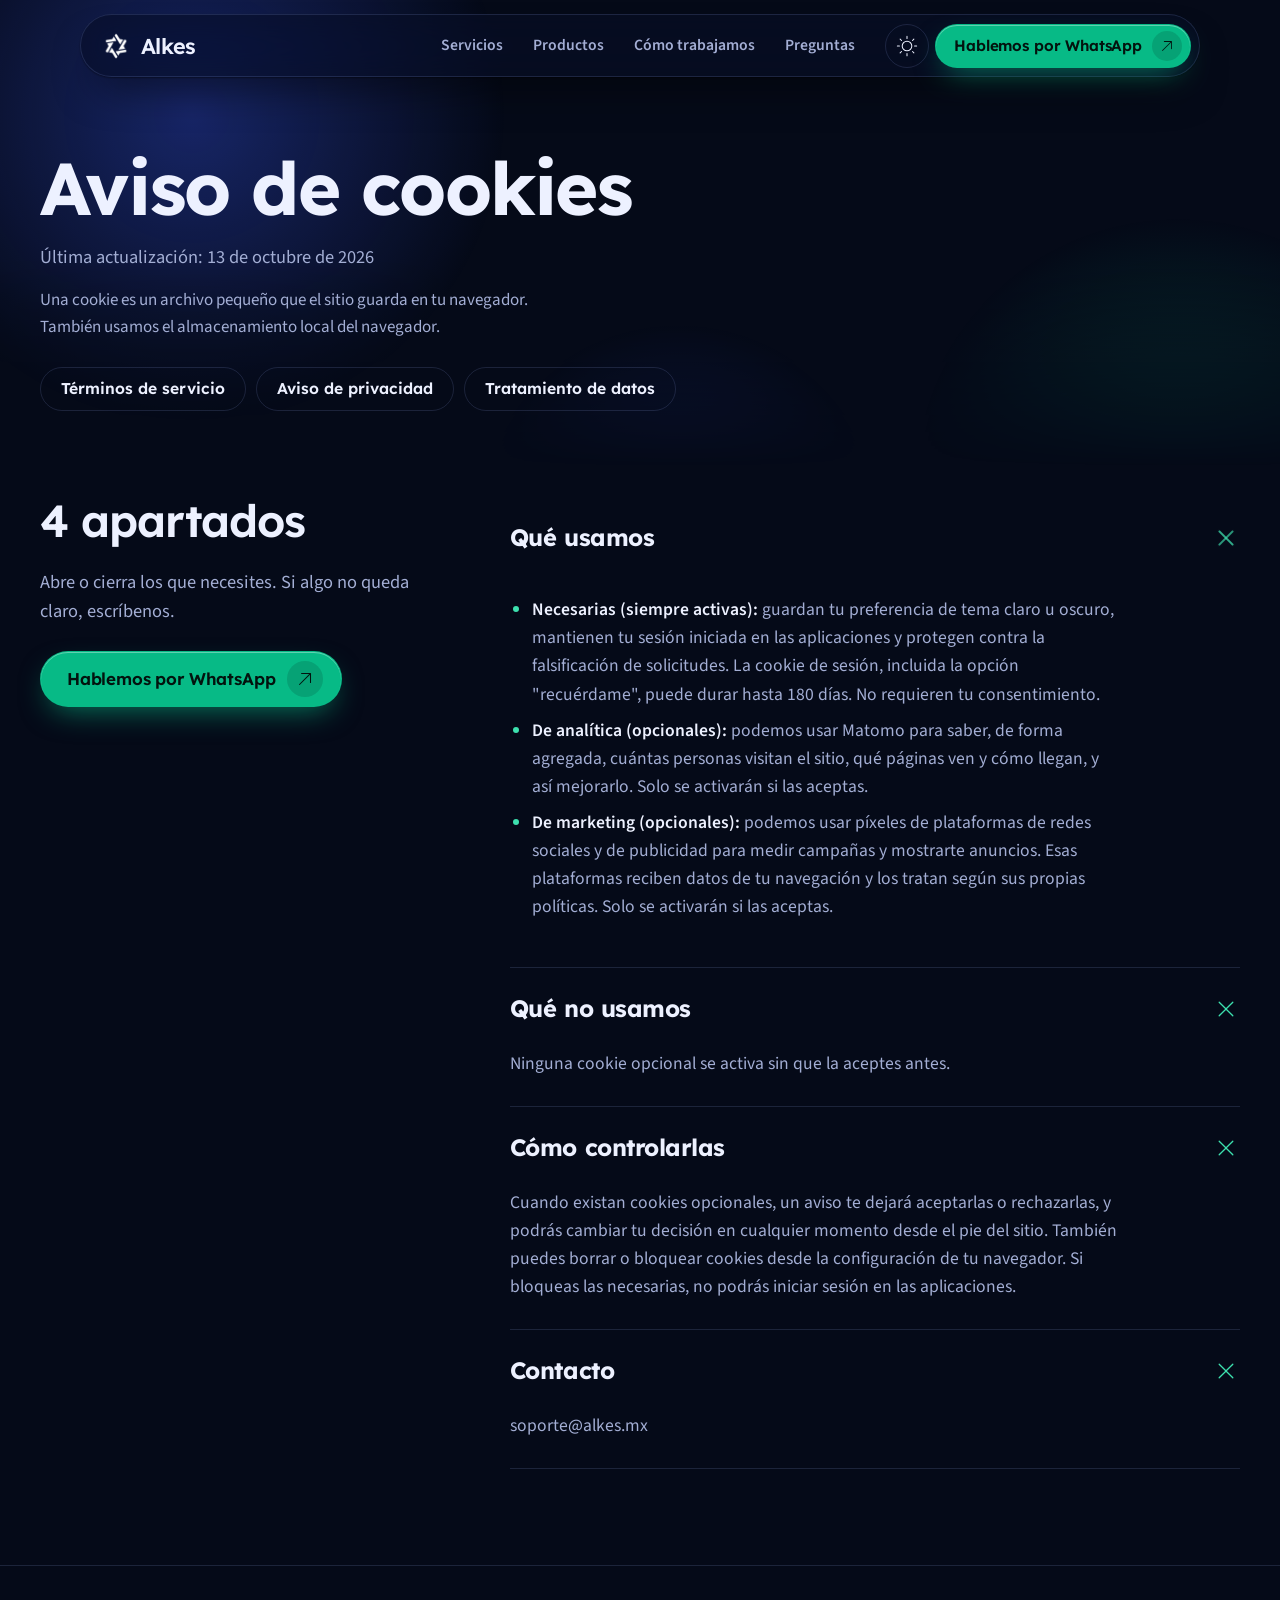
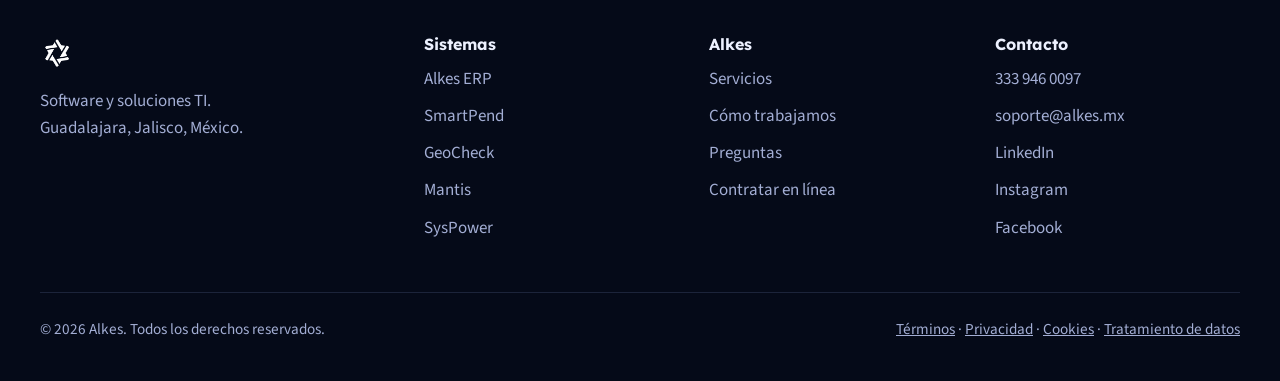
<file: cookies/index.html>
<!doctype html>
<html lang="es-MX" class="no-js" data-theme="dark">
<head>
<meta charset="utf-8">
<meta name="viewport" content="width=device-width, initial-scale=1, viewport-fit=cover">
<title>Aviso de cookies | Alkes</title>
<meta name="description" content="Qué cookies usa Alkes y cómo controlarlas.">
<meta name="theme-color" content="#050A18">
<link rel="canonical" href="https://alkes.mx/cookies/">
<link rel="icon" href="/assets/img/favicon.ico">
<link rel="apple-touch-icon" href="/assets/img/apple-touch-icon.png">
<link rel="preload" href="/assets/fonts/lexend-latin.woff2" as="font" type="font/woff2" crossorigin>
<link rel="preload" href="/assets/fonts/source-sans-3-latin.woff2" as="font" type="font/woff2" crossorigin>
<link rel="stylesheet" href="/assets/home.css?v=4">
<link rel="stylesheet" href="/assets/legal.css?v=1">
<script>(function(){var r=document.documentElement;r.className=r.className.replace('no-js','js');try{var t=localStorage.getItem('alkes-tema');if(t==='light'||t==='dark')r.setAttribute('data-theme',t)}catch(e){}})();</script>
</head>
<body>
<a class="skip" href="#main">Saltar al contenido</a>
<header class="nav"><div class="nav__in">
  <a class="nav__logo" href="/#top" aria-label="Alkes, inicio"><img class="logo-l" src="/assets/img/logo_alkes.png" alt="Alkes" height="30"><img class="logo-d" src="/assets/img/logo_alkes_blanco.png" alt="" height="30"><span>Alkes</span></a>
  <ul class="nav__links"><li><a href="/#servicios">Servicios</a></li><li><a href="/#productos">Productos</a></li><li><a href="/#proceso">Cómo trabajamos</a></li><li><a href="/#preguntas">Preguntas</a></li></ul>
  <button class="nav__tema" type="button" aria-label="Cambiar a tema claro"><span class="t-sun"><svg class="ico" aria-hidden="true" focusable="false" xmlns="http://www.w3.org/2000/svg" viewBox="0 0 256 256" fill="currentColor"><path d="M122,40V16a6,6,0,0,1,12,0V40a6,6,0,0,1-12,0Zm68,88a62,62,0,1,1-62-62A62.07,62.07,0,0,1,190,128Zm-12,0a50,50,0,1,0-50,50A50.06,50.06,0,0,0,178,128ZM59.76,68.24a6,6,0,1,0,8.48-8.48l-16-16a6,6,0,0,0-8.48,8.48Zm0,119.52-16,16a6,6,0,1,0,8.48,8.48l16-16a6,6,0,1,0-8.48-8.48ZM192,70a6,6,0,0,0,4.24-1.76l16-16a6,6,0,0,0-8.48-8.48l-16,16A6,6,0,0,0,192,70Zm4.24,117.76a6,6,0,0,0-8.48,8.48l16,16a6,6,0,0,0,8.48-8.48ZM46,128a6,6,0,0,0-6-6H16a6,6,0,0,0,0,12H40A6,6,0,0,0,46,128Zm82,82a6,6,0,0,0-6,6v24a6,6,0,0,0,12,0V216A6,6,0,0,0,128,210Zm112-88H216a6,6,0,0,0,0,12h24a6,6,0,0,0,0-12Z"/></svg></span><span class="t-moon"><svg class="ico" aria-hidden="true" focusable="false" xmlns="http://www.w3.org/2000/svg" viewBox="0 0 256 256" fill="currentColor"><path d="M232.13,143.64a6,6,0,0,0-6-1.49A90.07,90.07,0,0,1,113.86,29.85a6,6,0,0,0-7.49-7.48A102.88,102.88,0,0,0,54.48,58.68,102,102,0,0,0,197.32,201.52a102.88,102.88,0,0,0,36.31-51.89A6,6,0,0,0,232.13,143.64Zm-42,48.29a90,90,0,0,1-126-126A90.9,90.9,0,0,1,99.65,37.66,102.06,102.06,0,0,0,218.34,156.35,90.9,90.9,0,0,1,190.1,191.93Z"/></svg></span></button>
  <a class="btn btn--wa btn--sm" href="https://wa.me/523339460097?text=Hola%2C%20vi%20su%20sitio%20alkes.mx%20y%20quiero%20platicar%20con%20ustedes." target="_blank" rel="noopener">Hablemos por WhatsApp<span class="btn__i"><svg class="ico" aria-hidden="true" focusable="false" xmlns="http://www.w3.org/2000/svg" viewBox="0 0 256 256" fill="currentColor"><path d="M198,64V168a6,6,0,0,1-12,0V78.48L68.24,196.24a6,6,0,0,1-8.48-8.48L177.52,70H88a6,6,0,0,1,0-12H192A6,6,0,0,1,198,64Z"/></svg></span></a>
  <button class="nav__burger" type="button" aria-label="Abrir menú" aria-expanded="false"><span></span><span></span><span></span></button>
</div></header>
<nav class="menu" aria-label="Menú">
  <a href="/#servicios">Servicios</a><a href="/#productos">Productos</a><a href="/#proceso">Cómo trabajamos</a><a href="/#preguntas">Preguntas</a>
  <a class="btn btn--wa " href="https://wa.me/523339460097?text=Hola%2C%20vi%20su%20sitio%20alkes.mx%20y%20quiero%20platicar%20con%20ustedes." target="_blank" rel="noopener">Hablemos por WhatsApp<span class="btn__i"><svg class="ico" aria-hidden="true" focusable="false" xmlns="http://www.w3.org/2000/svg" viewBox="0 0 256 256" fill="currentColor"><path d="M198,64V168a6,6,0,0,1-12,0V78.48L68.24,196.24a6,6,0,0,1-8.48-8.48L177.52,70H88a6,6,0,0,1,0-12H192A6,6,0,0,1,198,64Z"/></svg></span></a>
</nav>
<main id="main">
<section class="lhero">
  <div class="aurora" aria-hidden="true"><i></i><i></i><i></i></div>
  <div class="wrap">
    <h1>Aviso de cookies</h1>
    <p class="lhero__d">Última actualización: 13 de octubre de 2026</p>
    <p class="pre">Una cookie es un archivo pequeño que el sitio guarda en tu navegador. También usamos el almacenamiento local del navegador.</p>
    <div class="lhero__row"><a href="/terminos/">Términos de servicio</a><a href="/privacidad/">Aviso de privacidad</a><a href="/encargo-de-datos/">Tratamiento de datos</a></div>
  </div>
</section>
<section class="sec ldoc">
  <div class="wrap faq">
    <div class="faq__aside">
      <h2>4 apartados</h2>
      <p class="sec__lede" style="margin:0">Abre o cierra los que necesites. Si algo no queda claro, escríbenos.</p>
      <a class="btn btn--wa " href="https://wa.me/523339460097?text=Hola%2C%20vi%20su%20sitio%20alkes.mx%20y%20quiero%20platicar%20con%20ustedes." target="_blank" rel="noopener">Hablemos por WhatsApp<span class="btn__i"><svg class="ico" aria-hidden="true" focusable="false" xmlns="http://www.w3.org/2000/svg" viewBox="0 0 256 256" fill="currentColor"><path d="M198,64V168a6,6,0,0,1-12,0V78.48L68.24,196.24a6,6,0,0,1-8.48-8.48L177.52,70H88a6,6,0,0,1,0-12H192A6,6,0,0,1,198,64Z"/></svg></span></a>
    </div>
    <div><details class="q" open><summary>Qué usamos<svg class="ico" aria-hidden="true" focusable="false" xmlns="http://www.w3.org/2000/svg" viewBox="0 0 256 256" fill="currentColor"><path d="M222,128a6,6,0,0,1-6,6H134v82a6,6,0,0,1-12,0V134H40a6,6,0,0,1,0-12h82V40a6,6,0,0,1,12,0v82h82A6,6,0,0,1,222,128Z"/></svg></summary><div class="q__a"><ul><li><strong>Necesarias (siempre activas):</strong> guardan tu preferencia de tema claro u oscuro, mantienen tu sesión iniciada en las aplicaciones y protegen contra la falsificación de solicitudes. La cookie de sesión, incluida la opción "recuérdame", puede durar hasta 180 días. No requieren tu consentimiento.</li><li><strong>De analítica (opcionales):</strong> podemos usar Matomo para saber, de forma agregada, cuántas personas visitan el sitio, qué páginas ven y cómo llegan, y así mejorarlo. Solo se activarán si las aceptas.</li><li><strong>De marketing (opcionales):</strong> podemos usar píxeles de plataformas de redes sociales y de publicidad para medir campañas y mostrarte anuncios. Esas plataformas reciben datos de tu navegación y los tratan según sus propias políticas. Solo se activarán si las aceptas.</li></ul></div></details><details class="q" open><summary>Qué no usamos<svg class="ico" aria-hidden="true" focusable="false" xmlns="http://www.w3.org/2000/svg" viewBox="0 0 256 256" fill="currentColor"><path d="M222,128a6,6,0,0,1-6,6H134v82a6,6,0,0,1-12,0V134H40a6,6,0,0,1,0-12h82V40a6,6,0,0,1,12,0v82h82A6,6,0,0,1,222,128Z"/></svg></summary><div class="q__a"><p>Ninguna cookie opcional se activa sin que la aceptes antes.</p></div></details><details class="q" open><summary>Cómo controlarlas<svg class="ico" aria-hidden="true" focusable="false" xmlns="http://www.w3.org/2000/svg" viewBox="0 0 256 256" fill="currentColor"><path d="M222,128a6,6,0,0,1-6,6H134v82a6,6,0,0,1-12,0V134H40a6,6,0,0,1,0-12h82V40a6,6,0,0,1,12,0v82h82A6,6,0,0,1,222,128Z"/></svg></summary><div class="q__a"><p>Cuando existan cookies opcionales, un aviso te dejará aceptarlas o rechazarlas, y podrás cambiar tu decisión en cualquier momento desde el pie del sitio. También puedes borrar o bloquear cookies desde la configuración de tu navegador. Si bloqueas las necesarias, no podrás iniciar sesión en las aplicaciones.</p></div></details><details class="q" open><summary>Contacto<svg class="ico" aria-hidden="true" focusable="false" xmlns="http://www.w3.org/2000/svg" viewBox="0 0 256 256" fill="currentColor"><path d="M222,128a6,6,0,0,1-6,6H134v82a6,6,0,0,1-12,0V134H40a6,6,0,0,1,0-12h82V40a6,6,0,0,1,12,0v82h82A6,6,0,0,1,222,128Z"/></svg></summary><div class="q__a"><p>soporte@alkes.mx</p></div></details></div>
  </div>
</section>
</main>
<footer class="foot"><div class="wrap">
  <div class="foot__g">
    <div><img class="logo-l" src="/assets/img/logo_alkes.png" alt="Alkes" height="34"><img class="logo-d" src="/assets/img/logo_alkes_blanco.png" alt="" height="34"><p>Software y soluciones TI. Guadalajara, Jalisco, México.</p></div>
    <div><h4>Sistemas</h4><ul><li><a href="https://erp.alkes.mx">Alkes ERP</a></li><li><a href="https://smartpend.alkes.mx">SmartPend</a></li><li><a href="https://geocheck.alkes.mx">GeoCheck</a></li><li><a href="https://mantis.alkes.mx">Mantis</a></li><li><a href="https://syspower.alkes.mx">SysPower</a></li></ul></div>
    <div><h4>Alkes</h4><ul><li><a href="/#servicios">Servicios</a></li><li><a href="/#proceso">Cómo trabajamos</a></li><li><a href="/#preguntas">Preguntas</a></li><li><a href="https://contratar.alkes.mx">Contratar en línea</a></li></ul></div>
    <div><h4>Contacto</h4><ul><li><a href="tel:+523339460097">333 946 0097</a></li><li><a href="mailto:soporte@alkes.mx">soporte@alkes.mx</a></li><li><a href="https://www.linkedin.com/company/alkes-mx">LinkedIn</a></li><li><a href="https://www.instagram.com/alkes.mx">Instagram</a></li><li><a href="https://www.facebook.com/alkes.mx">Facebook</a></li></ul></div>
  </div>
  <div class="foot__b"><span>© 2026 Alkes. Todos los derechos reservados.</span><span><a href="/terminos/">Términos</a> · <a href="/privacidad/">Privacidad</a> · <a href="/cookies/">Cookies</a> · <a href="/encargo-de-datos/">Tratamiento de datos</a></span></div>
</div></footer>
<script src="/assets/home.js?v=4" defer></script>
</body>
</html>
</file>
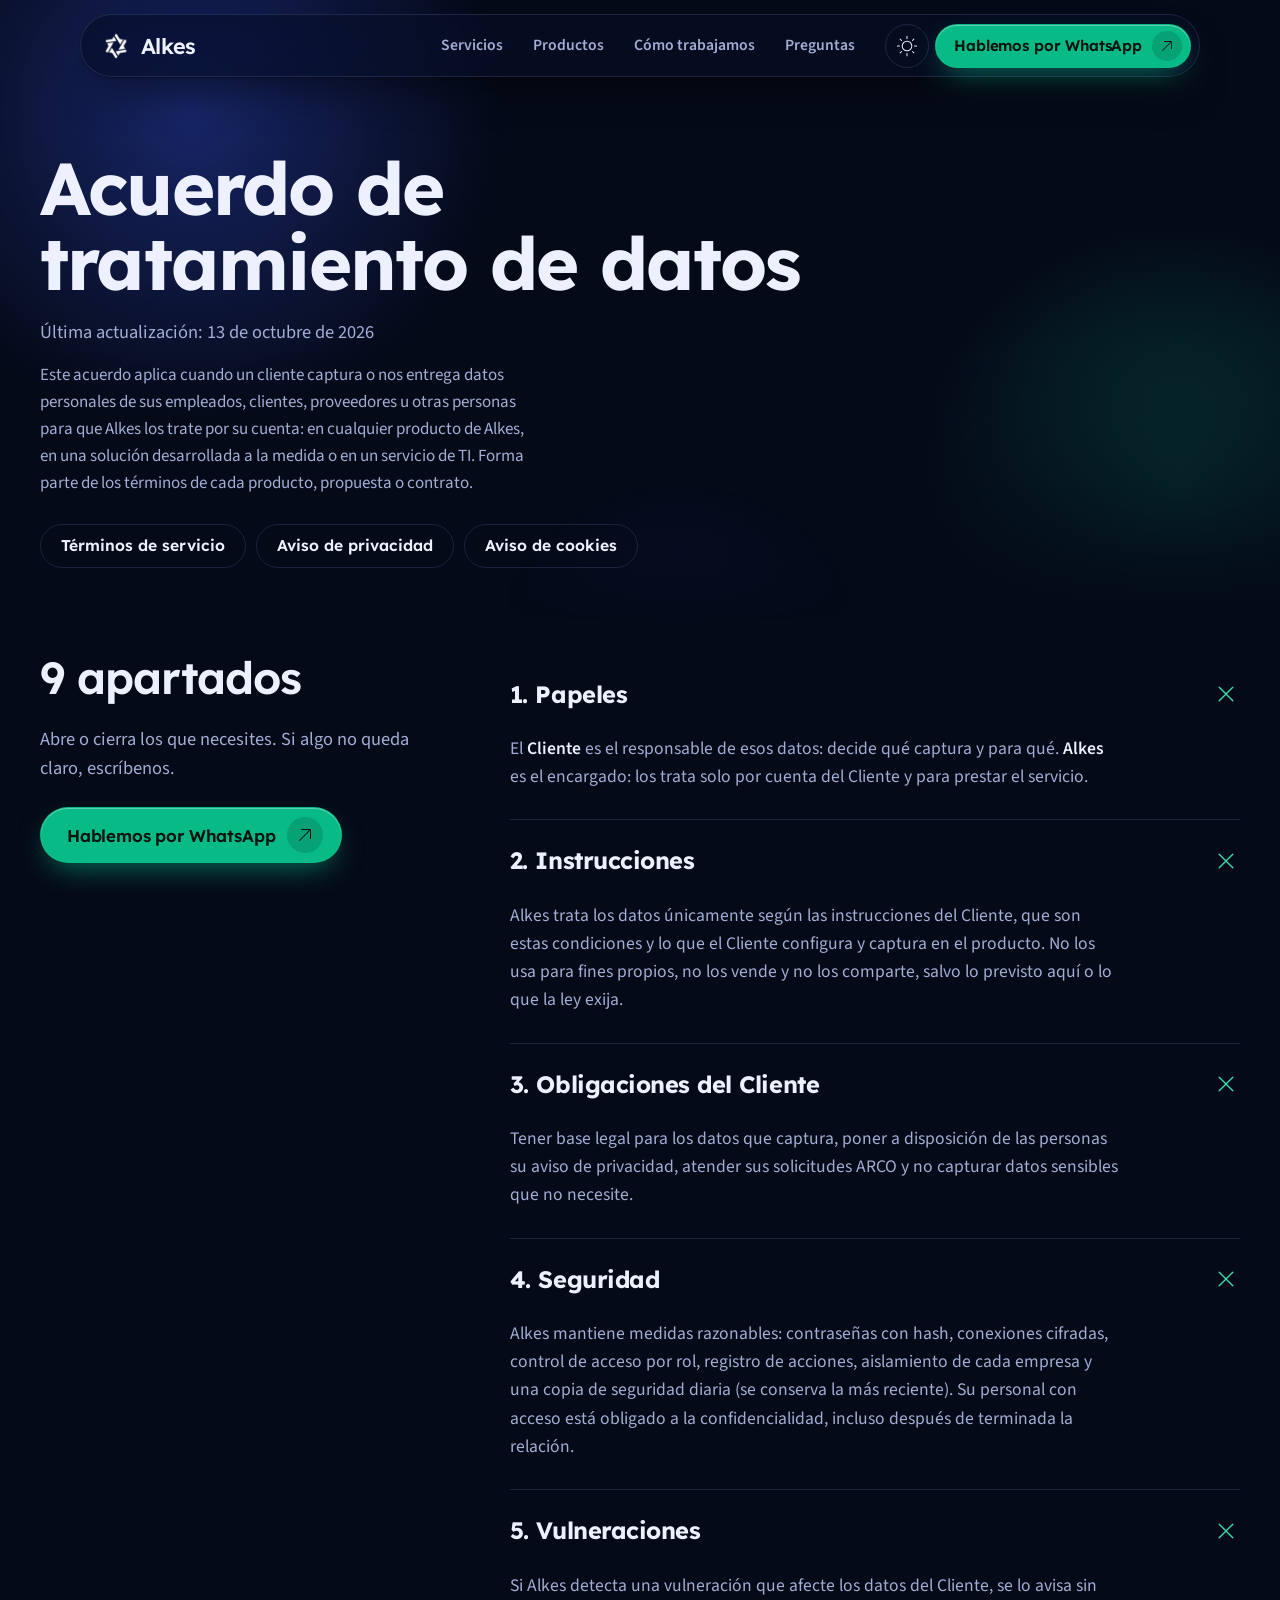
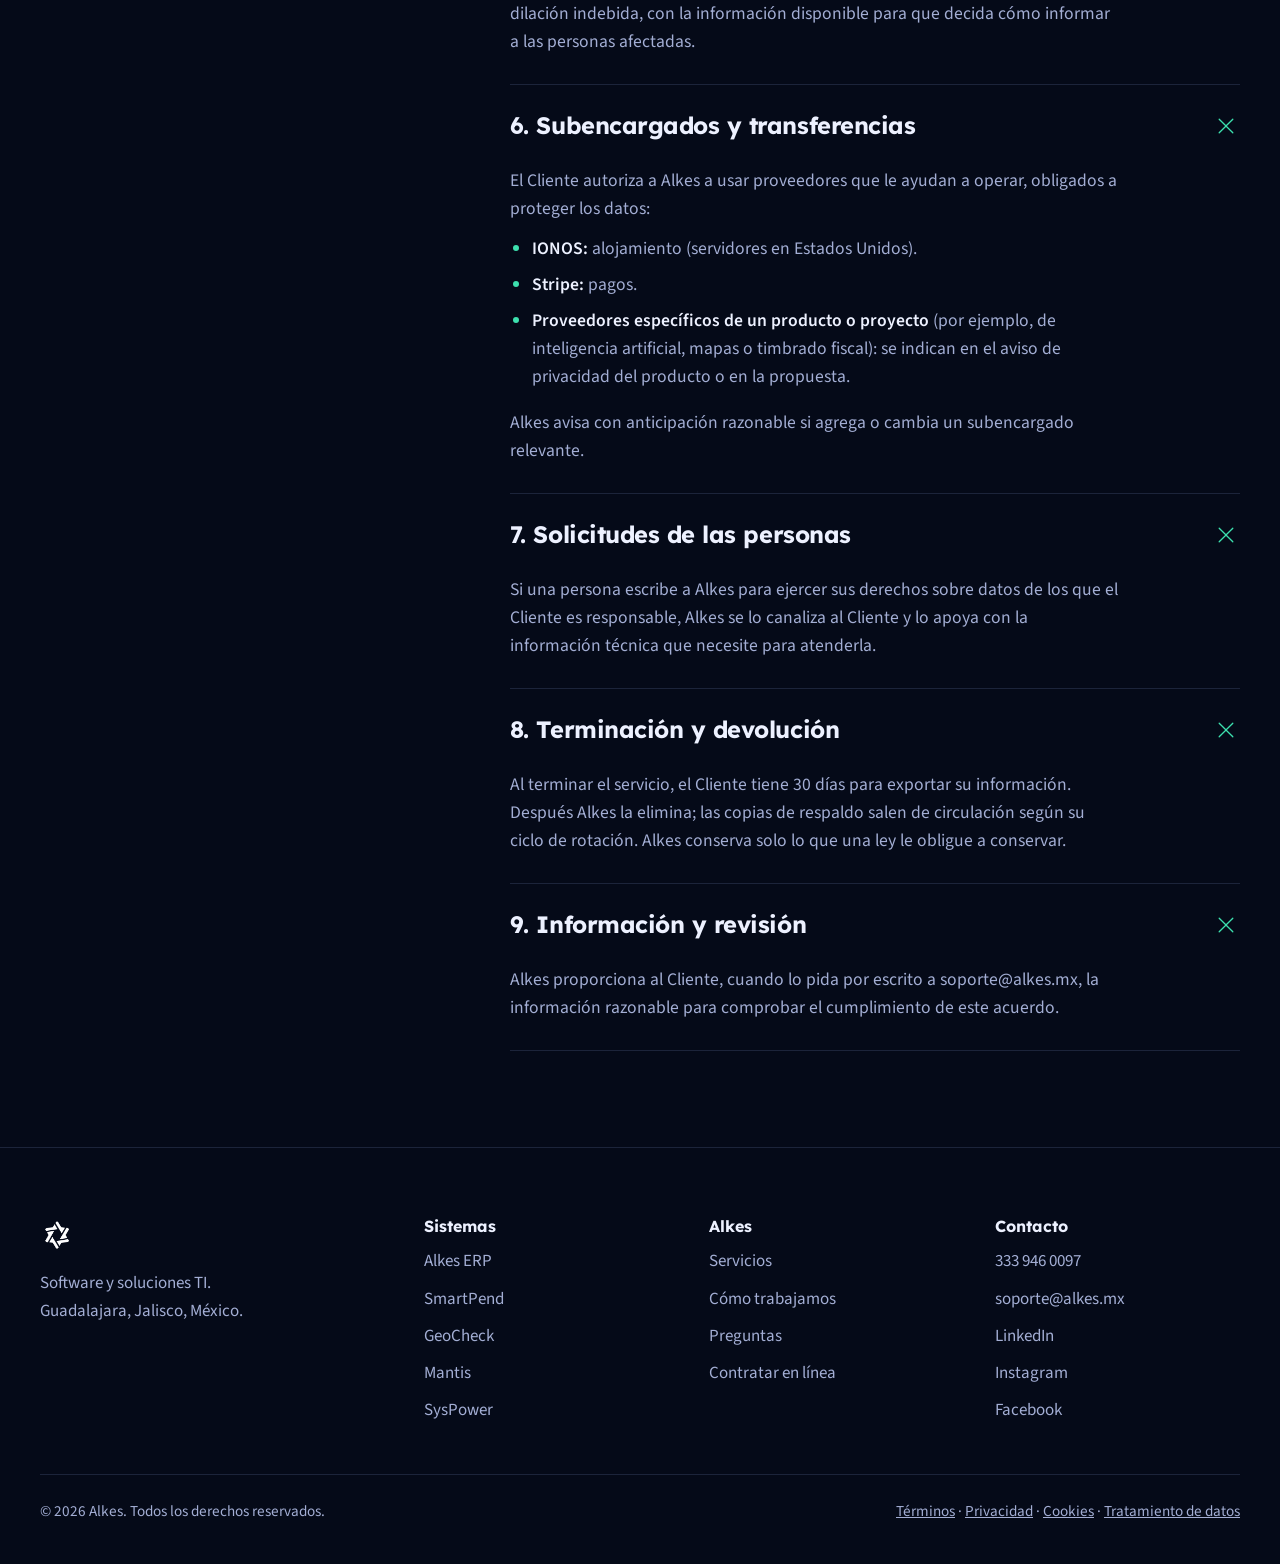
<file: encargo-de-datos/index.html>
<!doctype html>
<html lang="es-MX" class="no-js" data-theme="dark">
<head>
<meta charset="utf-8">
<meta name="viewport" content="width=device-width, initial-scale=1, viewport-fit=cover">
<title>Acuerdo de tratamiento de datos | Alkes</title>
<meta name="description" content="Acuerdo de tratamiento de datos personales de Alkes como encargado.">
<meta name="theme-color" content="#050A18">
<link rel="canonical" href="https://alkes.mx/encargo-de-datos/">
<link rel="icon" href="/assets/img/favicon.ico">
<link rel="apple-touch-icon" href="/assets/img/apple-touch-icon.png">
<link rel="preload" href="/assets/fonts/lexend-latin.woff2" as="font" type="font/woff2" crossorigin>
<link rel="preload" href="/assets/fonts/source-sans-3-latin.woff2" as="font" type="font/woff2" crossorigin>
<link rel="stylesheet" href="/assets/home.css?v=4">
<link rel="stylesheet" href="/assets/legal.css?v=1">
<script>(function(){var r=document.documentElement;r.className=r.className.replace('no-js','js');try{var t=localStorage.getItem('alkes-tema');if(t==='light'||t==='dark')r.setAttribute('data-theme',t)}catch(e){}})();</script>
</head>
<body>
<a class="skip" href="#main">Saltar al contenido</a>
<header class="nav"><div class="nav__in">
  <a class="nav__logo" href="/#top" aria-label="Alkes, inicio"><img class="logo-l" src="/assets/img/logo_alkes.png" alt="Alkes" height="30"><img class="logo-d" src="/assets/img/logo_alkes_blanco.png" alt="" height="30"><span>Alkes</span></a>
  <ul class="nav__links"><li><a href="/#servicios">Servicios</a></li><li><a href="/#productos">Productos</a></li><li><a href="/#proceso">Cómo trabajamos</a></li><li><a href="/#preguntas">Preguntas</a></li></ul>
  <button class="nav__tema" type="button" aria-label="Cambiar a tema claro"><span class="t-sun"><svg class="ico" aria-hidden="true" focusable="false" xmlns="http://www.w3.org/2000/svg" viewBox="0 0 256 256" fill="currentColor"><path d="M122,40V16a6,6,0,0,1,12,0V40a6,6,0,0,1-12,0Zm68,88a62,62,0,1,1-62-62A62.07,62.07,0,0,1,190,128Zm-12,0a50,50,0,1,0-50,50A50.06,50.06,0,0,0,178,128ZM59.76,68.24a6,6,0,1,0,8.48-8.48l-16-16a6,6,0,0,0-8.48,8.48Zm0,119.52-16,16a6,6,0,1,0,8.48,8.48l16-16a6,6,0,1,0-8.48-8.48ZM192,70a6,6,0,0,0,4.24-1.76l16-16a6,6,0,0,0-8.48-8.48l-16,16A6,6,0,0,0,192,70Zm4.24,117.76a6,6,0,0,0-8.48,8.48l16,16a6,6,0,0,0,8.48-8.48ZM46,128a6,6,0,0,0-6-6H16a6,6,0,0,0,0,12H40A6,6,0,0,0,46,128Zm82,82a6,6,0,0,0-6,6v24a6,6,0,0,0,12,0V216A6,6,0,0,0,128,210Zm112-88H216a6,6,0,0,0,0,12h24a6,6,0,0,0,0-12Z"/></svg></span><span class="t-moon"><svg class="ico" aria-hidden="true" focusable="false" xmlns="http://www.w3.org/2000/svg" viewBox="0 0 256 256" fill="currentColor"><path d="M232.13,143.64a6,6,0,0,0-6-1.49A90.07,90.07,0,0,1,113.86,29.85a6,6,0,0,0-7.49-7.48A102.88,102.88,0,0,0,54.48,58.68,102,102,0,0,0,197.32,201.52a102.88,102.88,0,0,0,36.31-51.89A6,6,0,0,0,232.13,143.64Zm-42,48.29a90,90,0,0,1-126-126A90.9,90.9,0,0,1,99.65,37.66,102.06,102.06,0,0,0,218.34,156.35,90.9,90.9,0,0,1,190.1,191.93Z"/></svg></span></button>
  <a class="btn btn--wa btn--sm" href="https://wa.me/523339460097?text=Hola%2C%20vi%20su%20sitio%20alkes.mx%20y%20quiero%20platicar%20con%20ustedes." target="_blank" rel="noopener">Hablemos por WhatsApp<span class="btn__i"><svg class="ico" aria-hidden="true" focusable="false" xmlns="http://www.w3.org/2000/svg" viewBox="0 0 256 256" fill="currentColor"><path d="M198,64V168a6,6,0,0,1-12,0V78.48L68.24,196.24a6,6,0,0,1-8.48-8.48L177.52,70H88a6,6,0,0,1,0-12H192A6,6,0,0,1,198,64Z"/></svg></span></a>
  <button class="nav__burger" type="button" aria-label="Abrir menú" aria-expanded="false"><span></span><span></span><span></span></button>
</div></header>
<nav class="menu" aria-label="Menú">
  <a href="/#servicios">Servicios</a><a href="/#productos">Productos</a><a href="/#proceso">Cómo trabajamos</a><a href="/#preguntas">Preguntas</a>
  <a class="btn btn--wa " href="https://wa.me/523339460097?text=Hola%2C%20vi%20su%20sitio%20alkes.mx%20y%20quiero%20platicar%20con%20ustedes." target="_blank" rel="noopener">Hablemos por WhatsApp<span class="btn__i"><svg class="ico" aria-hidden="true" focusable="false" xmlns="http://www.w3.org/2000/svg" viewBox="0 0 256 256" fill="currentColor"><path d="M198,64V168a6,6,0,0,1-12,0V78.48L68.24,196.24a6,6,0,0,1-8.48-8.48L177.52,70H88a6,6,0,0,1,0-12H192A6,6,0,0,1,198,64Z"/></svg></span></a>
</nav>
<main id="main">
<section class="lhero">
  <div class="aurora" aria-hidden="true"><i></i><i></i><i></i></div>
  <div class="wrap">
    <h1>Acuerdo de tratamiento de datos</h1>
    <p class="lhero__d">Última actualización: 13 de octubre de 2026</p>
    <p class="pre">Este acuerdo aplica cuando un cliente captura o nos entrega datos personales de sus empleados, clientes, proveedores u otras personas para que Alkes los trate por su cuenta: en cualquier producto de Alkes, en una solución desarrollada a la medida o en un servicio de TI. Forma parte de los términos de cada producto, propuesta o contrato.</p>
    <div class="lhero__row"><a href="/terminos/">Términos de servicio</a><a href="/privacidad/">Aviso de privacidad</a><a href="/cookies/">Aviso de cookies</a></div>
  </div>
</section>
<section class="sec ldoc">
  <div class="wrap faq">
    <div class="faq__aside">
      <h2>9 apartados</h2>
      <p class="sec__lede" style="margin:0">Abre o cierra los que necesites. Si algo no queda claro, escríbenos.</p>
      <a class="btn btn--wa " href="https://wa.me/523339460097?text=Hola%2C%20vi%20su%20sitio%20alkes.mx%20y%20quiero%20platicar%20con%20ustedes." target="_blank" rel="noopener">Hablemos por WhatsApp<span class="btn__i"><svg class="ico" aria-hidden="true" focusable="false" xmlns="http://www.w3.org/2000/svg" viewBox="0 0 256 256" fill="currentColor"><path d="M198,64V168a6,6,0,0,1-12,0V78.48L68.24,196.24a6,6,0,0,1-8.48-8.48L177.52,70H88a6,6,0,0,1,0-12H192A6,6,0,0,1,198,64Z"/></svg></span></a>
    </div>
    <div><details class="q" open><summary>1. Papeles<svg class="ico" aria-hidden="true" focusable="false" xmlns="http://www.w3.org/2000/svg" viewBox="0 0 256 256" fill="currentColor"><path d="M222,128a6,6,0,0,1-6,6H134v82a6,6,0,0,1-12,0V134H40a6,6,0,0,1,0-12h82V40a6,6,0,0,1,12,0v82h82A6,6,0,0,1,222,128Z"/></svg></summary><div class="q__a"><p>El <strong>Cliente</strong> es el responsable de esos datos: decide qué captura y para qué. <strong>Alkes</strong> es el encargado: los trata solo por cuenta del Cliente y para prestar el servicio.</p></div></details><details class="q" open><summary>2. Instrucciones<svg class="ico" aria-hidden="true" focusable="false" xmlns="http://www.w3.org/2000/svg" viewBox="0 0 256 256" fill="currentColor"><path d="M222,128a6,6,0,0,1-6,6H134v82a6,6,0,0,1-12,0V134H40a6,6,0,0,1,0-12h82V40a6,6,0,0,1,12,0v82h82A6,6,0,0,1,222,128Z"/></svg></summary><div class="q__a"><p>Alkes trata los datos únicamente según las instrucciones del Cliente, que son estas condiciones y lo que el Cliente configura y captura en el producto. No los usa para fines propios, no los vende y no los comparte, salvo lo previsto aquí o lo que la ley exija.</p></div></details><details class="q" open><summary>3. Obligaciones del Cliente<svg class="ico" aria-hidden="true" focusable="false" xmlns="http://www.w3.org/2000/svg" viewBox="0 0 256 256" fill="currentColor"><path d="M222,128a6,6,0,0,1-6,6H134v82a6,6,0,0,1-12,0V134H40a6,6,0,0,1,0-12h82V40a6,6,0,0,1,12,0v82h82A6,6,0,0,1,222,128Z"/></svg></summary><div class="q__a"><p>Tener base legal para los datos que captura, poner a disposición de las personas su aviso de privacidad, atender sus solicitudes ARCO y no capturar datos sensibles que no necesite.</p></div></details><details class="q" open><summary>4. Seguridad<svg class="ico" aria-hidden="true" focusable="false" xmlns="http://www.w3.org/2000/svg" viewBox="0 0 256 256" fill="currentColor"><path d="M222,128a6,6,0,0,1-6,6H134v82a6,6,0,0,1-12,0V134H40a6,6,0,0,1,0-12h82V40a6,6,0,0,1,12,0v82h82A6,6,0,0,1,222,128Z"/></svg></summary><div class="q__a"><p>Alkes mantiene medidas razonables: contraseñas con hash, conexiones cifradas, control de acceso por rol, registro de acciones, aislamiento de cada empresa y una copia de seguridad diaria (se conserva la más reciente). Su personal con acceso está obligado a la confidencialidad, incluso después de terminada la relación.</p></div></details><details class="q" open><summary>5. Vulneraciones<svg class="ico" aria-hidden="true" focusable="false" xmlns="http://www.w3.org/2000/svg" viewBox="0 0 256 256" fill="currentColor"><path d="M222,128a6,6,0,0,1-6,6H134v82a6,6,0,0,1-12,0V134H40a6,6,0,0,1,0-12h82V40a6,6,0,0,1,12,0v82h82A6,6,0,0,1,222,128Z"/></svg></summary><div class="q__a"><p>Si Alkes detecta una vulneración que afecte los datos del Cliente, se lo avisa sin dilación indebida, con la información disponible para que decida cómo informar a las personas afectadas.</p></div></details><details class="q" open><summary>6. Subencargados y transferencias<svg class="ico" aria-hidden="true" focusable="false" xmlns="http://www.w3.org/2000/svg" viewBox="0 0 256 256" fill="currentColor"><path d="M222,128a6,6,0,0,1-6,6H134v82a6,6,0,0,1-12,0V134H40a6,6,0,0,1,0-12h82V40a6,6,0,0,1,12,0v82h82A6,6,0,0,1,222,128Z"/></svg></summary><div class="q__a"><p>El Cliente autoriza a Alkes a usar proveedores que le ayudan a operar, obligados a proteger los datos:</p>
<ul><li><strong>IONOS:</strong> alojamiento (servidores en Estados Unidos).</li><li><strong>Stripe:</strong> pagos.</li><li><strong>Proveedores específicos de un producto o proyecto</strong> (por ejemplo, de inteligencia artificial, mapas o timbrado fiscal): se indican en el aviso de privacidad del producto o en la propuesta.</li></ul>
<p>Alkes avisa con anticipación razonable si agrega o cambia un subencargado relevante.</p></div></details><details class="q" open><summary>7. Solicitudes de las personas<svg class="ico" aria-hidden="true" focusable="false" xmlns="http://www.w3.org/2000/svg" viewBox="0 0 256 256" fill="currentColor"><path d="M222,128a6,6,0,0,1-6,6H134v82a6,6,0,0,1-12,0V134H40a6,6,0,0,1,0-12h82V40a6,6,0,0,1,12,0v82h82A6,6,0,0,1,222,128Z"/></svg></summary><div class="q__a"><p>Si una persona escribe a Alkes para ejercer sus derechos sobre datos de los que el Cliente es responsable, Alkes se lo canaliza al Cliente y lo apoya con la información técnica que necesite para atenderla.</p></div></details><details class="q" open><summary>8. Terminación y devolución<svg class="ico" aria-hidden="true" focusable="false" xmlns="http://www.w3.org/2000/svg" viewBox="0 0 256 256" fill="currentColor"><path d="M222,128a6,6,0,0,1-6,6H134v82a6,6,0,0,1-12,0V134H40a6,6,0,0,1,0-12h82V40a6,6,0,0,1,12,0v82h82A6,6,0,0,1,222,128Z"/></svg></summary><div class="q__a"><p>Al terminar el servicio, el Cliente tiene 30 días para exportar su información. Después Alkes la elimina; las copias de respaldo salen de circulación según su ciclo de rotación. Alkes conserva solo lo que una ley le obligue a conservar.</p></div></details><details class="q" open><summary>9. Información y revisión<svg class="ico" aria-hidden="true" focusable="false" xmlns="http://www.w3.org/2000/svg" viewBox="0 0 256 256" fill="currentColor"><path d="M222,128a6,6,0,0,1-6,6H134v82a6,6,0,0,1-12,0V134H40a6,6,0,0,1,0-12h82V40a6,6,0,0,1,12,0v82h82A6,6,0,0,1,222,128Z"/></svg></summary><div class="q__a"><p>Alkes proporciona al Cliente, cuando lo pida por escrito a soporte@alkes.mx, la información razonable para comprobar el cumplimiento de este acuerdo.</p></div></details></div>
  </div>
</section>
</main>
<footer class="foot"><div class="wrap">
  <div class="foot__g">
    <div><img class="logo-l" src="/assets/img/logo_alkes.png" alt="Alkes" height="34"><img class="logo-d" src="/assets/img/logo_alkes_blanco.png" alt="" height="34"><p>Software y soluciones TI. Guadalajara, Jalisco, México.</p></div>
    <div><h4>Sistemas</h4><ul><li><a href="https://erp.alkes.mx">Alkes ERP</a></li><li><a href="https://smartpend.alkes.mx">SmartPend</a></li><li><a href="https://geocheck.alkes.mx">GeoCheck</a></li><li><a href="https://mantis.alkes.mx">Mantis</a></li><li><a href="https://syspower.alkes.mx">SysPower</a></li></ul></div>
    <div><h4>Alkes</h4><ul><li><a href="/#servicios">Servicios</a></li><li><a href="/#proceso">Cómo trabajamos</a></li><li><a href="/#preguntas">Preguntas</a></li><li><a href="https://contratar.alkes.mx">Contratar en línea</a></li></ul></div>
    <div><h4>Contacto</h4><ul><li><a href="tel:+523339460097">333 946 0097</a></li><li><a href="mailto:soporte@alkes.mx">soporte@alkes.mx</a></li><li><a href="https://www.linkedin.com/company/alkes-mx">LinkedIn</a></li><li><a href="https://www.instagram.com/alkes.mx">Instagram</a></li><li><a href="https://www.facebook.com/alkes.mx">Facebook</a></li></ul></div>
  </div>
  <div class="foot__b"><span>© 2026 Alkes. Todos los derechos reservados.</span><span><a href="/terminos/">Términos</a> · <a href="/privacidad/">Privacidad</a> · <a href="/cookies/">Cookies</a> · <a href="/encargo-de-datos/">Tratamiento de datos</a></span></div>
</div></footer>
<script src="/assets/home.js?v=4" defer></script>
</body>
</html>
</file>
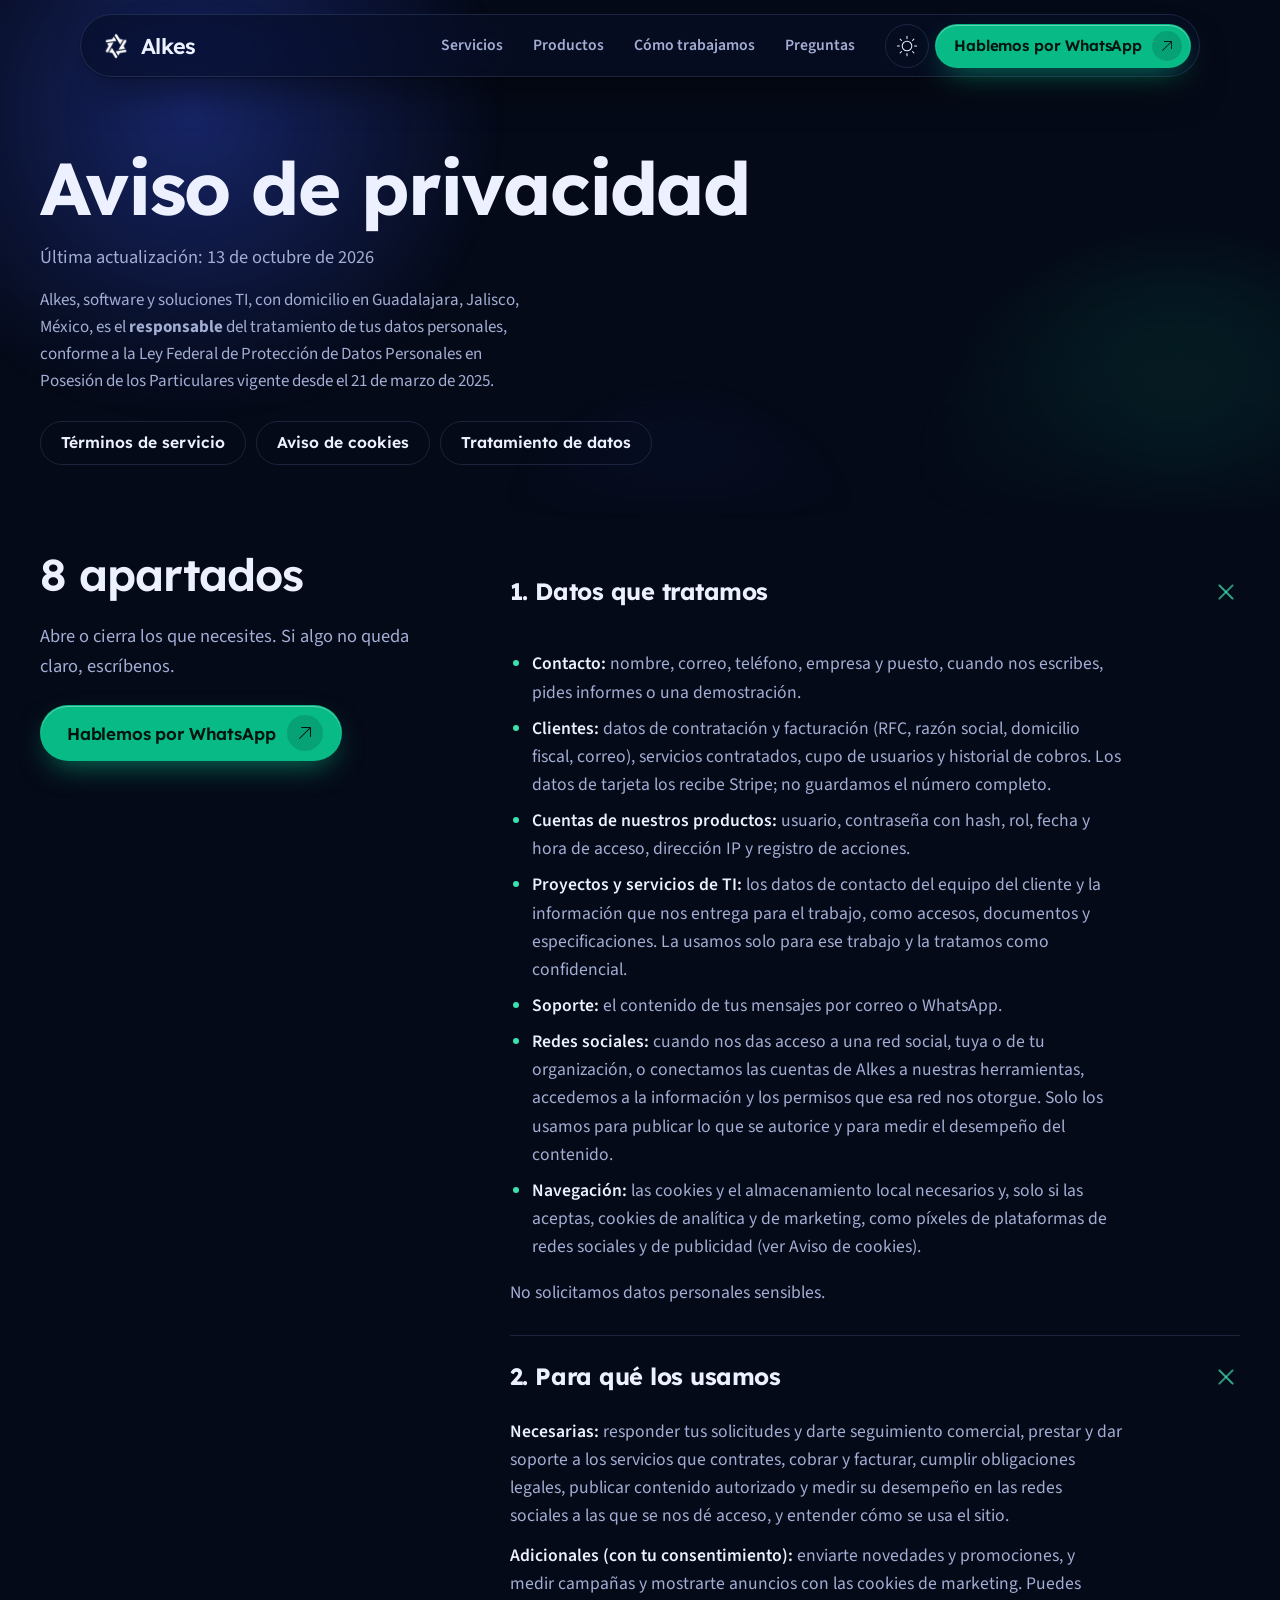
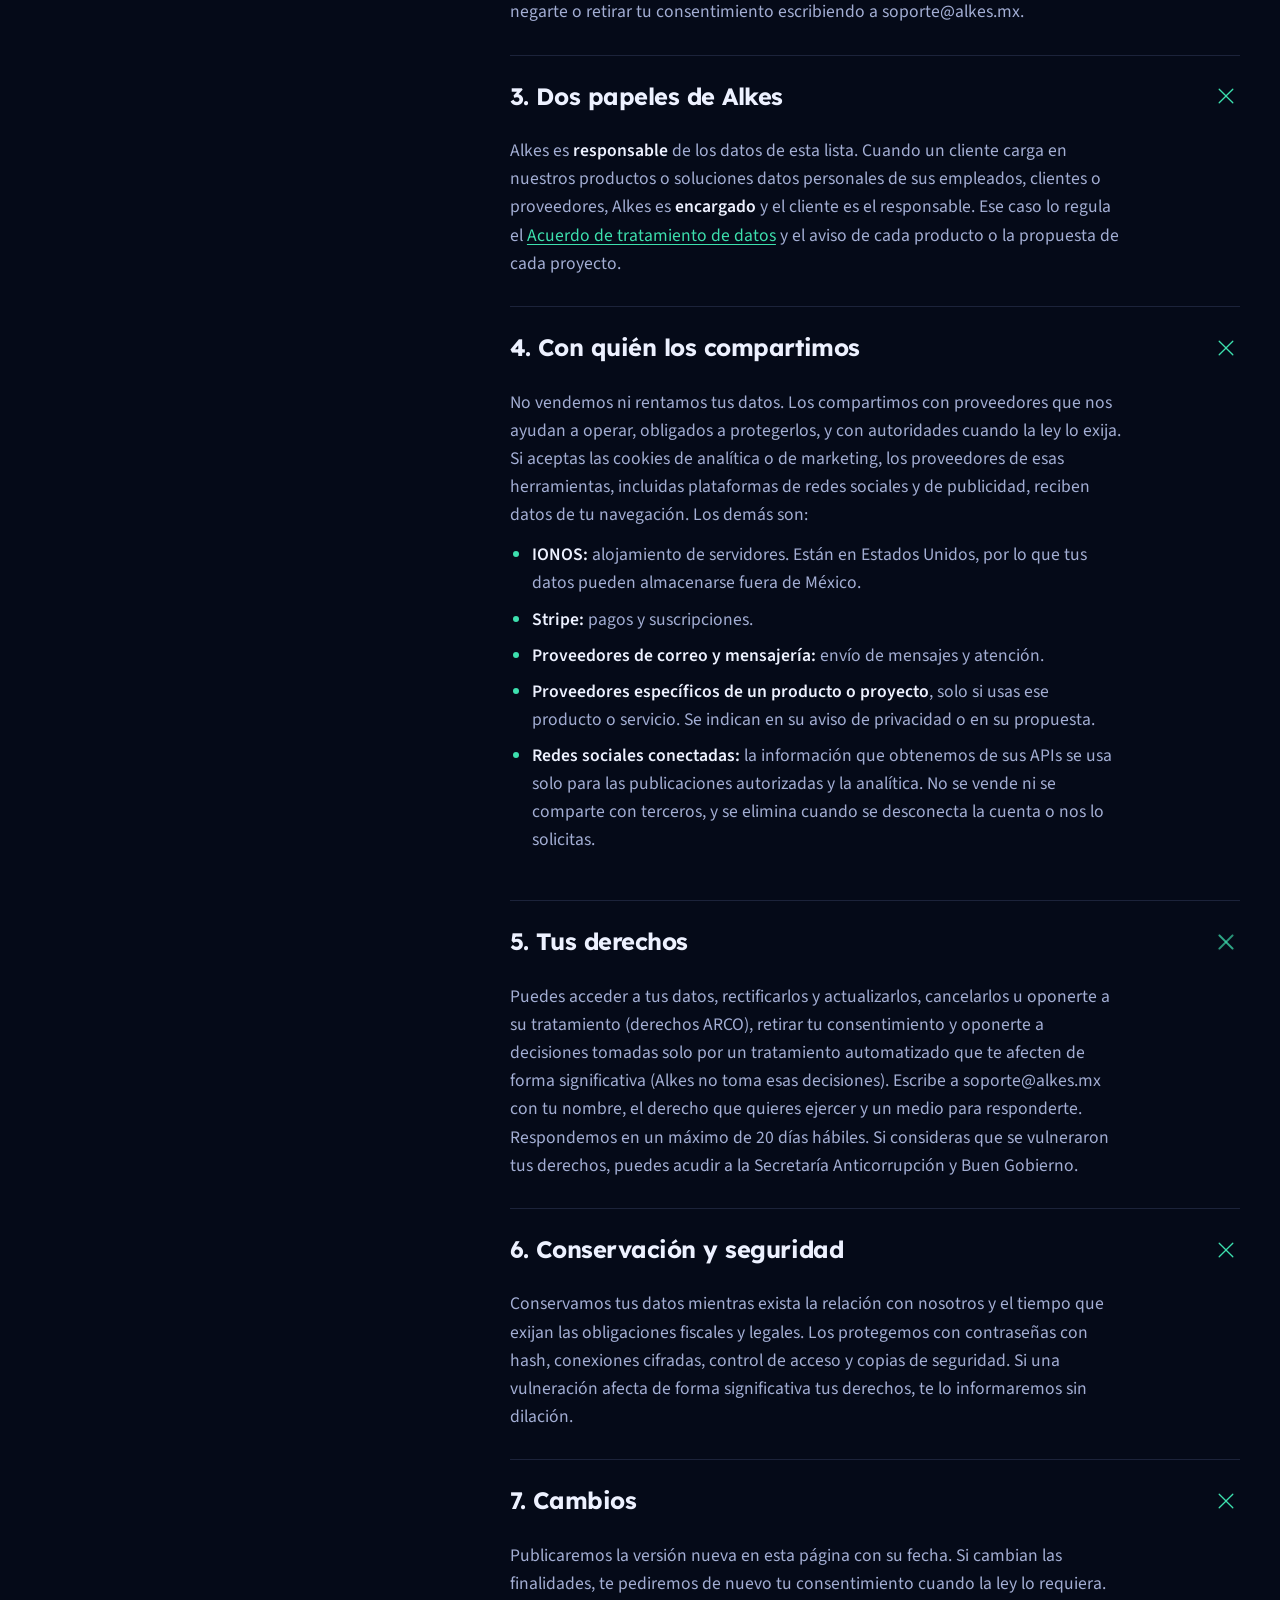
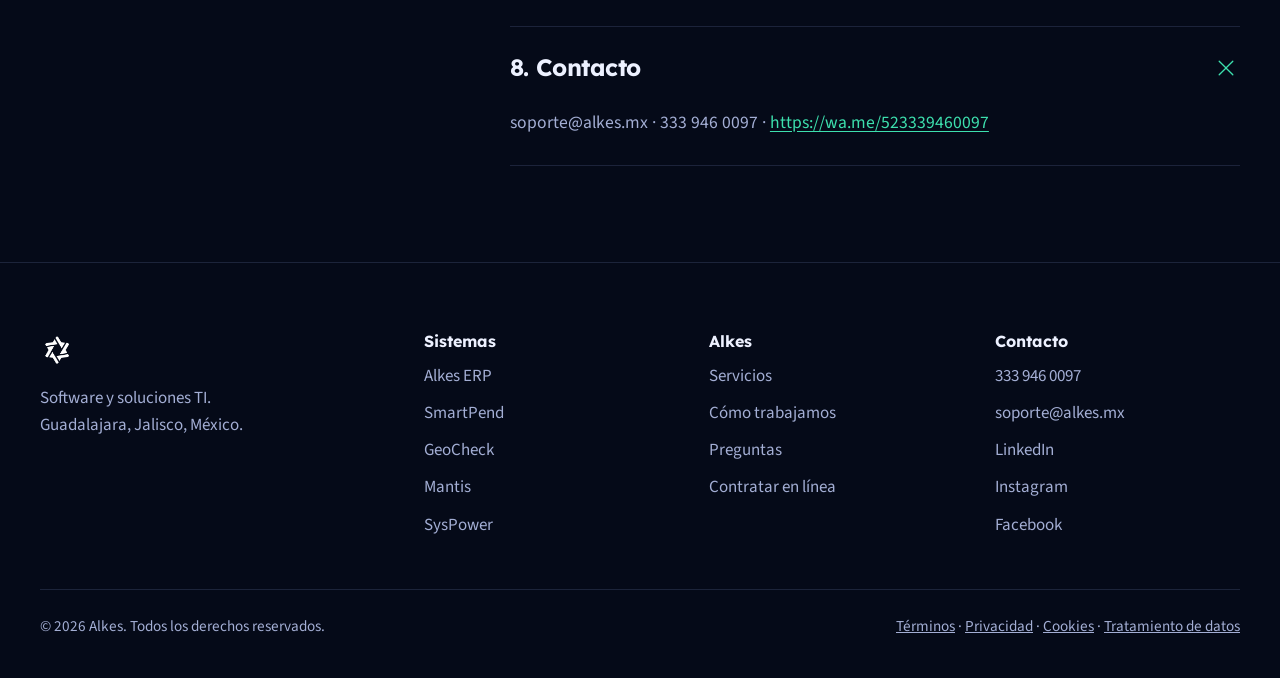
<file: privacidad/index.html>
<!doctype html>
<html lang="es-MX" class="no-js" data-theme="dark">
<head>
<meta charset="utf-8">
<meta name="viewport" content="width=device-width, initial-scale=1, viewport-fit=cover">
<title>Aviso de privacidad | Alkes</title>
<meta name="description" content="Aviso de privacidad de Alkes: qué datos tratamos, para qué y cómo ejercer tus derechos.">
<meta name="theme-color" content="#050A18">
<link rel="canonical" href="https://alkes.mx/privacidad/">
<link rel="icon" href="/assets/img/favicon.ico">
<link rel="apple-touch-icon" href="/assets/img/apple-touch-icon.png">
<link rel="preload" href="/assets/fonts/lexend-latin.woff2" as="font" type="font/woff2" crossorigin>
<link rel="preload" href="/assets/fonts/source-sans-3-latin.woff2" as="font" type="font/woff2" crossorigin>
<link rel="stylesheet" href="/assets/home.css?v=4">
<link rel="stylesheet" href="/assets/legal.css?v=1">
<script>(function(){var r=document.documentElement;r.className=r.className.replace('no-js','js');try{var t=localStorage.getItem('alkes-tema');if(t==='light'||t==='dark')r.setAttribute('data-theme',t)}catch(e){}})();</script>
</head>
<body>
<a class="skip" href="#main">Saltar al contenido</a>
<header class="nav"><div class="nav__in">
  <a class="nav__logo" href="/#top" aria-label="Alkes, inicio"><img class="logo-l" src="/assets/img/logo_alkes.png" alt="Alkes" height="30"><img class="logo-d" src="/assets/img/logo_alkes_blanco.png" alt="" height="30"><span>Alkes</span></a>
  <ul class="nav__links"><li><a href="/#servicios">Servicios</a></li><li><a href="/#productos">Productos</a></li><li><a href="/#proceso">Cómo trabajamos</a></li><li><a href="/#preguntas">Preguntas</a></li></ul>
  <button class="nav__tema" type="button" aria-label="Cambiar a tema claro"><span class="t-sun"><svg class="ico" aria-hidden="true" focusable="false" xmlns="http://www.w3.org/2000/svg" viewBox="0 0 256 256" fill="currentColor"><path d="M122,40V16a6,6,0,0,1,12,0V40a6,6,0,0,1-12,0Zm68,88a62,62,0,1,1-62-62A62.07,62.07,0,0,1,190,128Zm-12,0a50,50,0,1,0-50,50A50.06,50.06,0,0,0,178,128ZM59.76,68.24a6,6,0,1,0,8.48-8.48l-16-16a6,6,0,0,0-8.48,8.48Zm0,119.52-16,16a6,6,0,1,0,8.48,8.48l16-16a6,6,0,1,0-8.48-8.48ZM192,70a6,6,0,0,0,4.24-1.76l16-16a6,6,0,0,0-8.48-8.48l-16,16A6,6,0,0,0,192,70Zm4.24,117.76a6,6,0,0,0-8.48,8.48l16,16a6,6,0,0,0,8.48-8.48ZM46,128a6,6,0,0,0-6-6H16a6,6,0,0,0,0,12H40A6,6,0,0,0,46,128Zm82,82a6,6,0,0,0-6,6v24a6,6,0,0,0,12,0V216A6,6,0,0,0,128,210Zm112-88H216a6,6,0,0,0,0,12h24a6,6,0,0,0,0-12Z"/></svg></span><span class="t-moon"><svg class="ico" aria-hidden="true" focusable="false" xmlns="http://www.w3.org/2000/svg" viewBox="0 0 256 256" fill="currentColor"><path d="M232.13,143.64a6,6,0,0,0-6-1.49A90.07,90.07,0,0,1,113.86,29.85a6,6,0,0,0-7.49-7.48A102.88,102.88,0,0,0,54.48,58.68,102,102,0,0,0,197.32,201.52a102.88,102.88,0,0,0,36.31-51.89A6,6,0,0,0,232.13,143.64Zm-42,48.29a90,90,0,0,1-126-126A90.9,90.9,0,0,1,99.65,37.66,102.06,102.06,0,0,0,218.34,156.35,90.9,90.9,0,0,1,190.1,191.93Z"/></svg></span></button>
  <a class="btn btn--wa btn--sm" href="https://wa.me/523339460097?text=Hola%2C%20vi%20su%20sitio%20alkes.mx%20y%20quiero%20platicar%20con%20ustedes." target="_blank" rel="noopener">Hablemos por WhatsApp<span class="btn__i"><svg class="ico" aria-hidden="true" focusable="false" xmlns="http://www.w3.org/2000/svg" viewBox="0 0 256 256" fill="currentColor"><path d="M198,64V168a6,6,0,0,1-12,0V78.48L68.24,196.24a6,6,0,0,1-8.48-8.48L177.52,70H88a6,6,0,0,1,0-12H192A6,6,0,0,1,198,64Z"/></svg></span></a>
  <button class="nav__burger" type="button" aria-label="Abrir menú" aria-expanded="false"><span></span><span></span><span></span></button>
</div></header>
<nav class="menu" aria-label="Menú">
  <a href="/#servicios">Servicios</a><a href="/#productos">Productos</a><a href="/#proceso">Cómo trabajamos</a><a href="/#preguntas">Preguntas</a>
  <a class="btn btn--wa " href="https://wa.me/523339460097?text=Hola%2C%20vi%20su%20sitio%20alkes.mx%20y%20quiero%20platicar%20con%20ustedes." target="_blank" rel="noopener">Hablemos por WhatsApp<span class="btn__i"><svg class="ico" aria-hidden="true" focusable="false" xmlns="http://www.w3.org/2000/svg" viewBox="0 0 256 256" fill="currentColor"><path d="M198,64V168a6,6,0,0,1-12,0V78.48L68.24,196.24a6,6,0,0,1-8.48-8.48L177.52,70H88a6,6,0,0,1,0-12H192A6,6,0,0,1,198,64Z"/></svg></span></a>
</nav>
<main id="main">
<section class="lhero">
  <div class="aurora" aria-hidden="true"><i></i><i></i><i></i></div>
  <div class="wrap">
    <h1>Aviso de privacidad</h1>
    <p class="lhero__d">Última actualización: 13 de octubre de 2026</p>
    <p class="pre">Alkes, software y soluciones TI, con domicilio en Guadalajara, Jalisco, México, es el <strong>responsable</strong> del tratamiento de tus datos personales, conforme a la Ley Federal de Protección de Datos Personales en Posesión de los Particulares vigente desde el 21 de marzo de 2025.</p>
    <div class="lhero__row"><a href="/terminos/">Términos de servicio</a><a href="/cookies/">Aviso de cookies</a><a href="/encargo-de-datos/">Tratamiento de datos</a></div>
  </div>
</section>
<section class="sec ldoc">
  <div class="wrap faq">
    <div class="faq__aside">
      <h2>8 apartados</h2>
      <p class="sec__lede" style="margin:0">Abre o cierra los que necesites. Si algo no queda claro, escríbenos.</p>
      <a class="btn btn--wa " href="https://wa.me/523339460097?text=Hola%2C%20vi%20su%20sitio%20alkes.mx%20y%20quiero%20platicar%20con%20ustedes." target="_blank" rel="noopener">Hablemos por WhatsApp<span class="btn__i"><svg class="ico" aria-hidden="true" focusable="false" xmlns="http://www.w3.org/2000/svg" viewBox="0 0 256 256" fill="currentColor"><path d="M198,64V168a6,6,0,0,1-12,0V78.48L68.24,196.24a6,6,0,0,1-8.48-8.48L177.52,70H88a6,6,0,0,1,0-12H192A6,6,0,0,1,198,64Z"/></svg></span></a>
    </div>
    <div><details class="q" open><summary>1. Datos que tratamos<svg class="ico" aria-hidden="true" focusable="false" xmlns="http://www.w3.org/2000/svg" viewBox="0 0 256 256" fill="currentColor"><path d="M222,128a6,6,0,0,1-6,6H134v82a6,6,0,0,1-12,0V134H40a6,6,0,0,1,0-12h82V40a6,6,0,0,1,12,0v82h82A6,6,0,0,1,222,128Z"/></svg></summary><div class="q__a"><ul><li><strong>Contacto:</strong> nombre, correo, teléfono, empresa y puesto, cuando nos escribes, pides informes o una demostración.</li><li><strong>Clientes:</strong> datos de contratación y facturación (RFC, razón social, domicilio fiscal, correo), servicios contratados, cupo de usuarios y historial de cobros. Los datos de tarjeta los recibe Stripe; no guardamos el número completo.</li><li><strong>Cuentas de nuestros productos:</strong> usuario, contraseña con hash, rol, fecha y hora de acceso, dirección IP y registro de acciones.</li><li><strong>Proyectos y servicios de TI:</strong> los datos de contacto del equipo del cliente y la información que nos entrega para el trabajo, como accesos, documentos y especificaciones. La usamos solo para ese trabajo y la tratamos como confidencial.</li><li><strong>Soporte:</strong> el contenido de tus mensajes por correo o WhatsApp.</li><li><strong>Redes sociales:</strong> cuando nos das acceso a una red social, tuya o de tu organización, o conectamos las cuentas de Alkes a nuestras herramientas, accedemos a la información y los permisos que esa red nos otorgue. Solo los usamos para publicar lo que se autorice y para medir el desempeño del contenido.</li><li><strong>Navegación:</strong> las cookies y el almacenamiento local necesarios y, solo si las aceptas, cookies de analítica y de marketing, como píxeles de plataformas de redes sociales y de publicidad (ver Aviso de cookies).</li></ul>
<p>No solicitamos datos personales sensibles.</p></div></details><details class="q" open><summary>2. Para qué los usamos<svg class="ico" aria-hidden="true" focusable="false" xmlns="http://www.w3.org/2000/svg" viewBox="0 0 256 256" fill="currentColor"><path d="M222,128a6,6,0,0,1-6,6H134v82a6,6,0,0,1-12,0V134H40a6,6,0,0,1,0-12h82V40a6,6,0,0,1,12,0v82h82A6,6,0,0,1,222,128Z"/></svg></summary><div class="q__a"><p><strong>Necesarias:</strong> responder tus solicitudes y darte seguimiento comercial, prestar y dar soporte a los servicios que contrates, cobrar y facturar, cumplir obligaciones legales, publicar contenido autorizado y medir su desempeño en las redes sociales a las que se nos dé acceso, y entender cómo se usa el sitio.</p>
<p><strong>Adicionales (con tu consentimiento):</strong> enviarte novedades y promociones, y medir campañas y mostrarte anuncios con las cookies de marketing. Puedes negarte o retirar tu consentimiento escribiendo a soporte@alkes.mx.</p></div></details><details class="q" open><summary>3. Dos papeles de Alkes<svg class="ico" aria-hidden="true" focusable="false" xmlns="http://www.w3.org/2000/svg" viewBox="0 0 256 256" fill="currentColor"><path d="M222,128a6,6,0,0,1-6,6H134v82a6,6,0,0,1-12,0V134H40a6,6,0,0,1,0-12h82V40a6,6,0,0,1,12,0v82h82A6,6,0,0,1,222,128Z"/></svg></summary><div class="q__a"><p>Alkes es <strong>responsable</strong> de los datos de esta lista. Cuando un cliente carga en nuestros productos o soluciones datos personales de sus empleados, clientes o proveedores, Alkes es <strong>encargado</strong> y el cliente es el responsable. Ese caso lo regula el <a href="https://alkes.mx/encargo-de-datos/">Acuerdo de tratamiento de datos</a> y el aviso de cada producto o la propuesta de cada proyecto.</p></div></details><details class="q" open><summary>4. Con quién los compartimos<svg class="ico" aria-hidden="true" focusable="false" xmlns="http://www.w3.org/2000/svg" viewBox="0 0 256 256" fill="currentColor"><path d="M222,128a6,6,0,0,1-6,6H134v82a6,6,0,0,1-12,0V134H40a6,6,0,0,1,0-12h82V40a6,6,0,0,1,12,0v82h82A6,6,0,0,1,222,128Z"/></svg></summary><div class="q__a"><p>No vendemos ni rentamos tus datos. Los compartimos con proveedores que nos ayudan a operar, obligados a protegerlos, y con autoridades cuando la ley lo exija. Si aceptas las cookies de analítica o de marketing, los proveedores de esas herramientas, incluidas plataformas de redes sociales y de publicidad, reciben datos de tu navegación. Los demás son:</p>
<ul><li><strong>IONOS:</strong> alojamiento de servidores. Están en Estados Unidos, por lo que tus datos pueden almacenarse fuera de México.</li><li><strong>Stripe:</strong> pagos y suscripciones.</li><li><strong>Proveedores de correo y mensajería:</strong> envío de mensajes y atención.</li><li><strong>Proveedores específicos de un producto o proyecto</strong>, solo si usas ese producto o servicio. Se indican en su aviso de privacidad o en su propuesta.</li><li><strong>Redes sociales conectadas:</strong> la información que obtenemos de sus APIs se usa solo para las publicaciones autorizadas y la analítica. No se vende ni se comparte con terceros, y se elimina cuando se desconecta la cuenta o nos lo solicitas.</li></ul></div></details><details class="q" open><summary>5. Tus derechos<svg class="ico" aria-hidden="true" focusable="false" xmlns="http://www.w3.org/2000/svg" viewBox="0 0 256 256" fill="currentColor"><path d="M222,128a6,6,0,0,1-6,6H134v82a6,6,0,0,1-12,0V134H40a6,6,0,0,1,0-12h82V40a6,6,0,0,1,12,0v82h82A6,6,0,0,1,222,128Z"/></svg></summary><div class="q__a"><p>Puedes acceder a tus datos, rectificarlos y actualizarlos, cancelarlos u oponerte a su tratamiento (derechos ARCO), retirar tu consentimiento y oponerte a decisiones tomadas solo por un tratamiento automatizado que te afecten de forma significativa (Alkes no toma esas decisiones). Escribe a soporte@alkes.mx con tu nombre, el derecho que quieres ejercer y un medio para responderte. Respondemos en un máximo de 20 días hábiles. Si consideras que se vulneraron tus derechos, puedes acudir a la Secretaría Anticorrupción y Buen Gobierno.</p></div></details><details class="q" open><summary>6. Conservación y seguridad<svg class="ico" aria-hidden="true" focusable="false" xmlns="http://www.w3.org/2000/svg" viewBox="0 0 256 256" fill="currentColor"><path d="M222,128a6,6,0,0,1-6,6H134v82a6,6,0,0,1-12,0V134H40a6,6,0,0,1,0-12h82V40a6,6,0,0,1,12,0v82h82A6,6,0,0,1,222,128Z"/></svg></summary><div class="q__a"><p>Conservamos tus datos mientras exista la relación con nosotros y el tiempo que exijan las obligaciones fiscales y legales. Los protegemos con contraseñas con hash, conexiones cifradas, control de acceso y copias de seguridad. Si una vulneración afecta de forma significativa tus derechos, te lo informaremos sin dilación.</p></div></details><details class="q" open><summary>7. Cambios<svg class="ico" aria-hidden="true" focusable="false" xmlns="http://www.w3.org/2000/svg" viewBox="0 0 256 256" fill="currentColor"><path d="M222,128a6,6,0,0,1-6,6H134v82a6,6,0,0,1-12,0V134H40a6,6,0,0,1,0-12h82V40a6,6,0,0,1,12,0v82h82A6,6,0,0,1,222,128Z"/></svg></summary><div class="q__a"><p>Publicaremos la versión nueva en esta página con su fecha. Si cambian las finalidades, te pediremos de nuevo tu consentimiento cuando la ley lo requiera.</p></div></details><details class="q" open><summary>8. Contacto<svg class="ico" aria-hidden="true" focusable="false" xmlns="http://www.w3.org/2000/svg" viewBox="0 0 256 256" fill="currentColor"><path d="M222,128a6,6,0,0,1-6,6H134v82a6,6,0,0,1-12,0V134H40a6,6,0,0,1,0-12h82V40a6,6,0,0,1,12,0v82h82A6,6,0,0,1,222,128Z"/></svg></summary><div class="q__a"><p>soporte@alkes.mx · 333 946 0097 · <a href="https://wa.me/523339460097">https://wa.me/523339460097</a></p></div></details></div>
  </div>
</section>
</main>
<footer class="foot"><div class="wrap">
  <div class="foot__g">
    <div><img class="logo-l" src="/assets/img/logo_alkes.png" alt="Alkes" height="34"><img class="logo-d" src="/assets/img/logo_alkes_blanco.png" alt="" height="34"><p>Software y soluciones TI. Guadalajara, Jalisco, México.</p></div>
    <div><h4>Sistemas</h4><ul><li><a href="https://erp.alkes.mx">Alkes ERP</a></li><li><a href="https://smartpend.alkes.mx">SmartPend</a></li><li><a href="https://geocheck.alkes.mx">GeoCheck</a></li><li><a href="https://mantis.alkes.mx">Mantis</a></li><li><a href="https://syspower.alkes.mx">SysPower</a></li></ul></div>
    <div><h4>Alkes</h4><ul><li><a href="/#servicios">Servicios</a></li><li><a href="/#proceso">Cómo trabajamos</a></li><li><a href="/#preguntas">Preguntas</a></li><li><a href="https://contratar.alkes.mx">Contratar en línea</a></li></ul></div>
    <div><h4>Contacto</h4><ul><li><a href="tel:+523339460097">333 946 0097</a></li><li><a href="mailto:soporte@alkes.mx">soporte@alkes.mx</a></li><li><a href="https://www.linkedin.com/company/alkes-mx">LinkedIn</a></li><li><a href="https://www.instagram.com/alkes.mx">Instagram</a></li><li><a href="https://www.facebook.com/alkes.mx">Facebook</a></li></ul></div>
  </div>
  <div class="foot__b"><span>© 2026 Alkes. Todos los derechos reservados.</span><span><a href="/terminos/">Términos</a> · <a href="/privacidad/">Privacidad</a> · <a href="/cookies/">Cookies</a> · <a href="/encargo-de-datos/">Tratamiento de datos</a></span></div>
</div></footer>
<script src="/assets/home.js?v=4" defer></script>
</body>
</html>
</file>
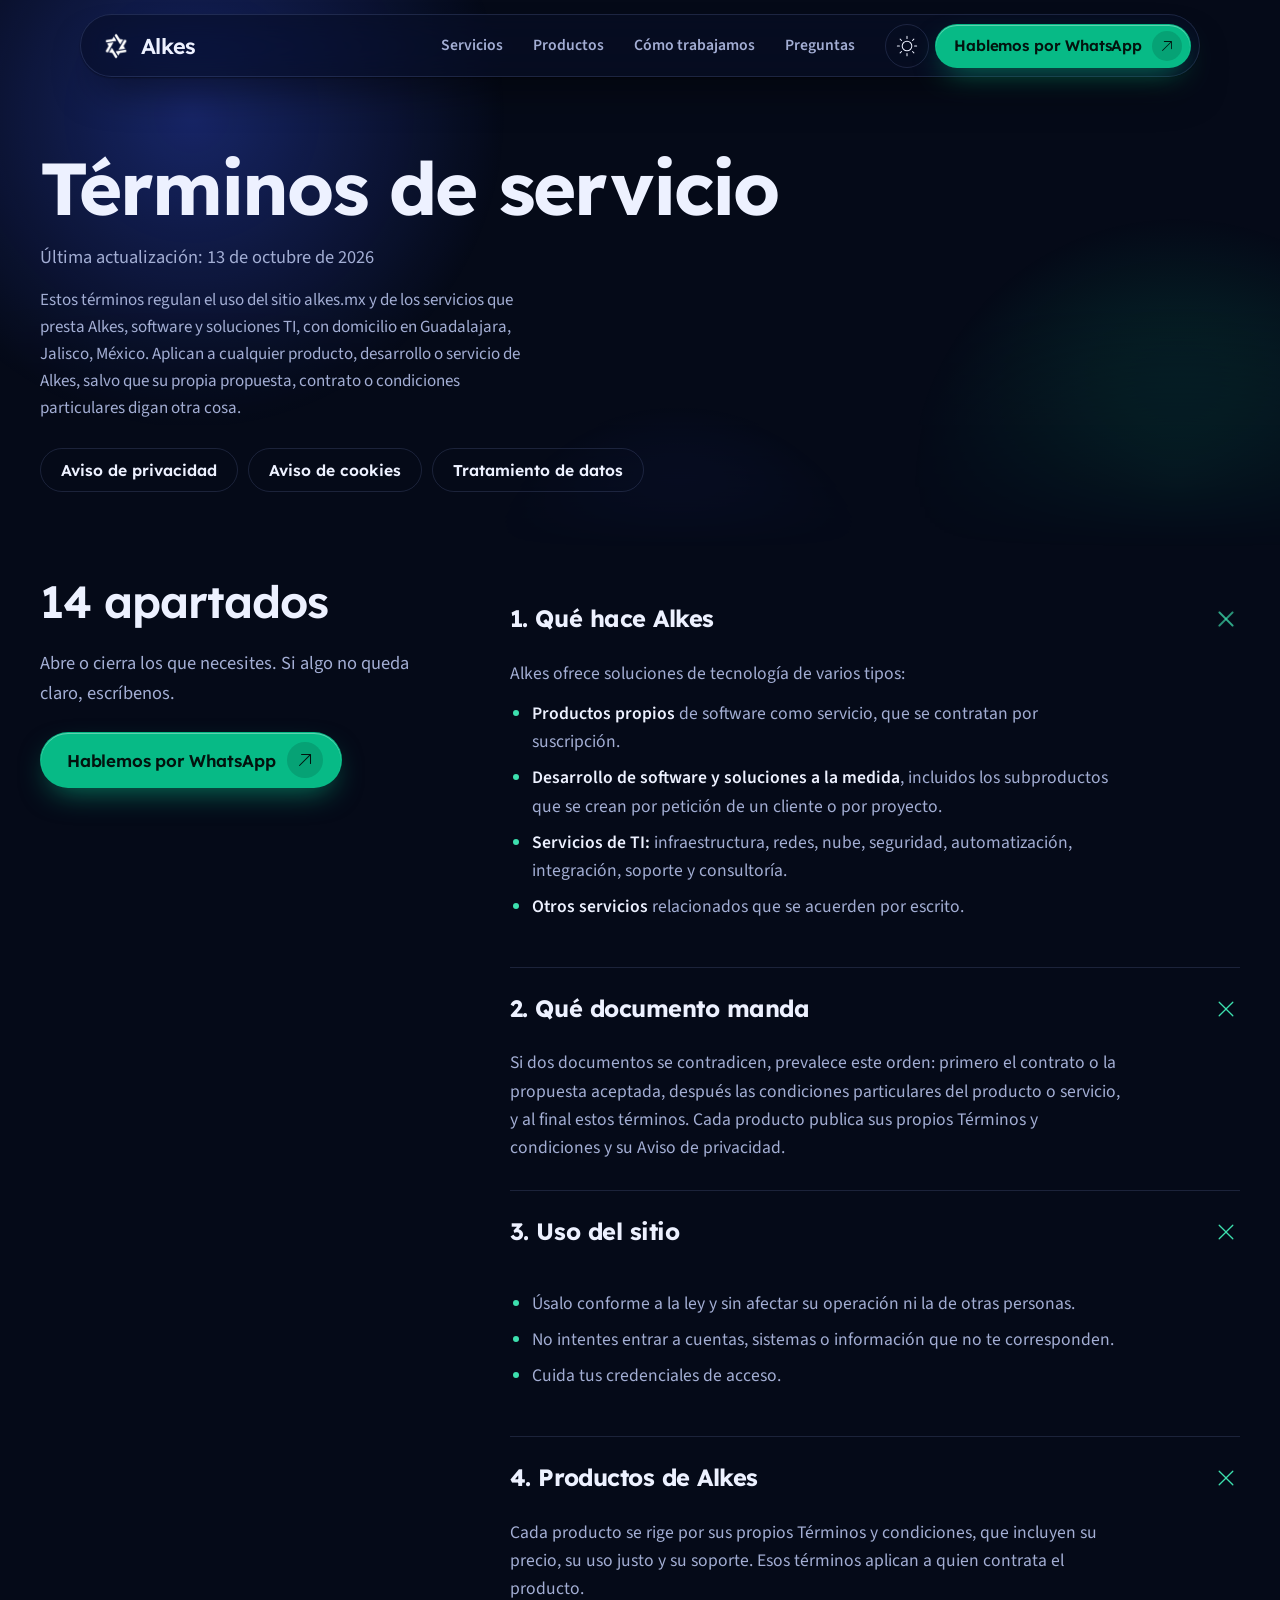
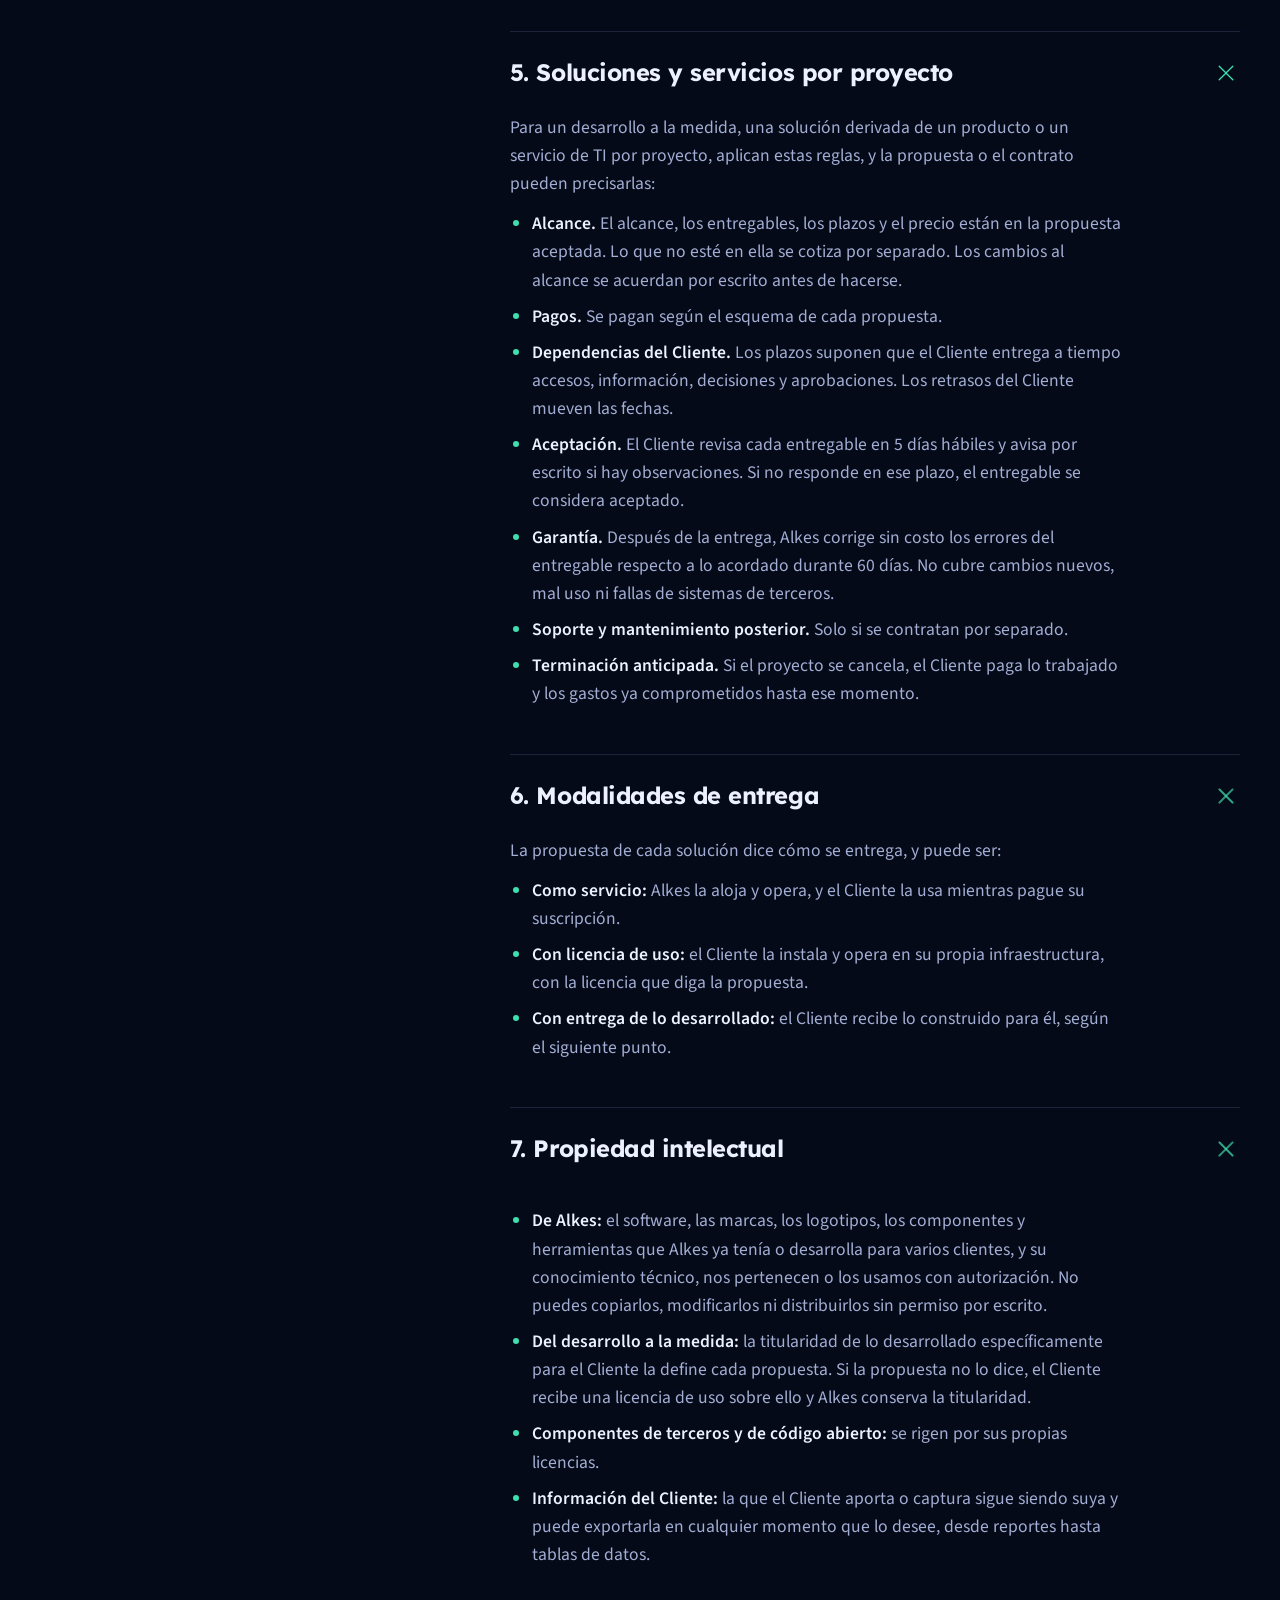
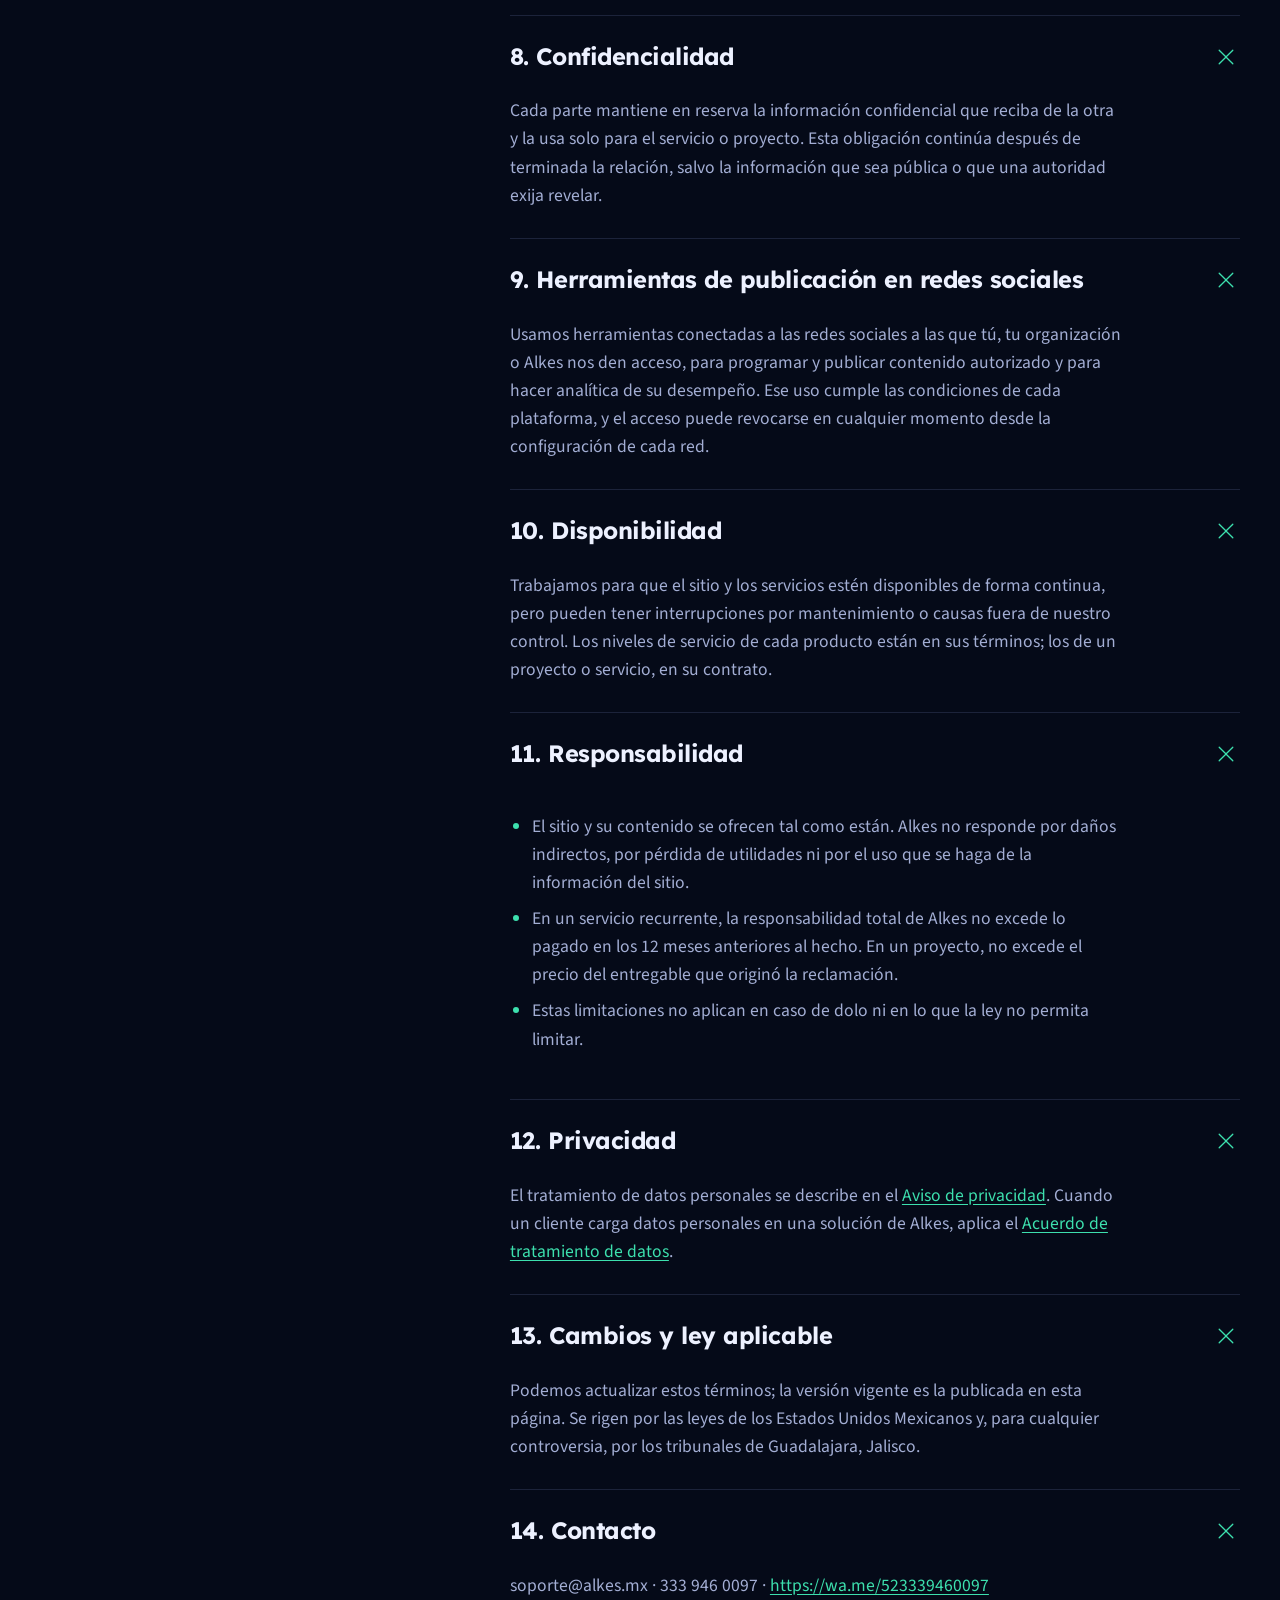
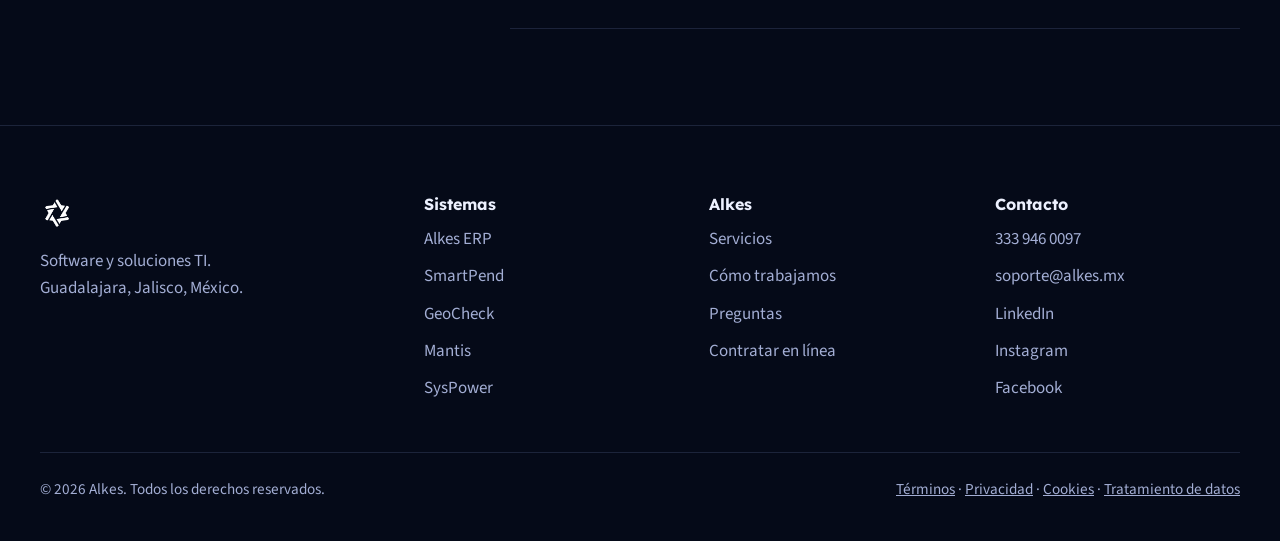
<file: terminos/index.html>
<!doctype html>
<html lang="es-MX" class="no-js" data-theme="dark">
<head>
<meta charset="utf-8">
<meta name="viewport" content="width=device-width, initial-scale=1, viewport-fit=cover">
<title>Términos de servicio | Alkes</title>
<meta name="description" content="Términos de servicio de Alkes: productos, desarrollos a la medida y servicios de TI.">
<meta name="theme-color" content="#050A18">
<link rel="canonical" href="https://alkes.mx/terminos/">
<link rel="icon" href="/assets/img/favicon.ico">
<link rel="apple-touch-icon" href="/assets/img/apple-touch-icon.png">
<link rel="preload" href="/assets/fonts/lexend-latin.woff2" as="font" type="font/woff2" crossorigin>
<link rel="preload" href="/assets/fonts/source-sans-3-latin.woff2" as="font" type="font/woff2" crossorigin>
<link rel="stylesheet" href="/assets/home.css?v=4">
<link rel="stylesheet" href="/assets/legal.css?v=1">
<script>(function(){var r=document.documentElement;r.className=r.className.replace('no-js','js');try{var t=localStorage.getItem('alkes-tema');if(t==='light'||t==='dark')r.setAttribute('data-theme',t)}catch(e){}})();</script>
</head>
<body>
<a class="skip" href="#main">Saltar al contenido</a>
<header class="nav"><div class="nav__in">
  <a class="nav__logo" href="/#top" aria-label="Alkes, inicio"><img class="logo-l" src="/assets/img/logo_alkes.png" alt="Alkes" height="30"><img class="logo-d" src="/assets/img/logo_alkes_blanco.png" alt="" height="30"><span>Alkes</span></a>
  <ul class="nav__links"><li><a href="/#servicios">Servicios</a></li><li><a href="/#productos">Productos</a></li><li><a href="/#proceso">Cómo trabajamos</a></li><li><a href="/#preguntas">Preguntas</a></li></ul>
  <button class="nav__tema" type="button" aria-label="Cambiar a tema claro"><span class="t-sun"><svg class="ico" aria-hidden="true" focusable="false" xmlns="http://www.w3.org/2000/svg" viewBox="0 0 256 256" fill="currentColor"><path d="M122,40V16a6,6,0,0,1,12,0V40a6,6,0,0,1-12,0Zm68,88a62,62,0,1,1-62-62A62.07,62.07,0,0,1,190,128Zm-12,0a50,50,0,1,0-50,50A50.06,50.06,0,0,0,178,128ZM59.76,68.24a6,6,0,1,0,8.48-8.48l-16-16a6,6,0,0,0-8.48,8.48Zm0,119.52-16,16a6,6,0,1,0,8.48,8.48l16-16a6,6,0,1,0-8.48-8.48ZM192,70a6,6,0,0,0,4.24-1.76l16-16a6,6,0,0,0-8.48-8.48l-16,16A6,6,0,0,0,192,70Zm4.24,117.76a6,6,0,0,0-8.48,8.48l16,16a6,6,0,0,0,8.48-8.48ZM46,128a6,6,0,0,0-6-6H16a6,6,0,0,0,0,12H40A6,6,0,0,0,46,128Zm82,82a6,6,0,0,0-6,6v24a6,6,0,0,0,12,0V216A6,6,0,0,0,128,210Zm112-88H216a6,6,0,0,0,0,12h24a6,6,0,0,0,0-12Z"/></svg></span><span class="t-moon"><svg class="ico" aria-hidden="true" focusable="false" xmlns="http://www.w3.org/2000/svg" viewBox="0 0 256 256" fill="currentColor"><path d="M232.13,143.64a6,6,0,0,0-6-1.49A90.07,90.07,0,0,1,113.86,29.85a6,6,0,0,0-7.49-7.48A102.88,102.88,0,0,0,54.48,58.68,102,102,0,0,0,197.32,201.52a102.88,102.88,0,0,0,36.31-51.89A6,6,0,0,0,232.13,143.64Zm-42,48.29a90,90,0,0,1-126-126A90.9,90.9,0,0,1,99.65,37.66,102.06,102.06,0,0,0,218.34,156.35,90.9,90.9,0,0,1,190.1,191.93Z"/></svg></span></button>
  <a class="btn btn--wa btn--sm" href="https://wa.me/523339460097?text=Hola%2C%20vi%20su%20sitio%20alkes.mx%20y%20quiero%20platicar%20con%20ustedes." target="_blank" rel="noopener">Hablemos por WhatsApp<span class="btn__i"><svg class="ico" aria-hidden="true" focusable="false" xmlns="http://www.w3.org/2000/svg" viewBox="0 0 256 256" fill="currentColor"><path d="M198,64V168a6,6,0,0,1-12,0V78.48L68.24,196.24a6,6,0,0,1-8.48-8.48L177.52,70H88a6,6,0,0,1,0-12H192A6,6,0,0,1,198,64Z"/></svg></span></a>
  <button class="nav__burger" type="button" aria-label="Abrir menú" aria-expanded="false"><span></span><span></span><span></span></button>
</div></header>
<nav class="menu" aria-label="Menú">
  <a href="/#servicios">Servicios</a><a href="/#productos">Productos</a><a href="/#proceso">Cómo trabajamos</a><a href="/#preguntas">Preguntas</a>
  <a class="btn btn--wa " href="https://wa.me/523339460097?text=Hola%2C%20vi%20su%20sitio%20alkes.mx%20y%20quiero%20platicar%20con%20ustedes." target="_blank" rel="noopener">Hablemos por WhatsApp<span class="btn__i"><svg class="ico" aria-hidden="true" focusable="false" xmlns="http://www.w3.org/2000/svg" viewBox="0 0 256 256" fill="currentColor"><path d="M198,64V168a6,6,0,0,1-12,0V78.48L68.24,196.24a6,6,0,0,1-8.48-8.48L177.52,70H88a6,6,0,0,1,0-12H192A6,6,0,0,1,198,64Z"/></svg></span></a>
</nav>
<main id="main">
<section class="lhero">
  <div class="aurora" aria-hidden="true"><i></i><i></i><i></i></div>
  <div class="wrap">
    <h1>Términos de servicio</h1>
    <p class="lhero__d">Última actualización: 13 de octubre de 2026</p>
    <p class="pre">Estos términos regulan el uso del sitio alkes.mx y de los servicios que presta Alkes, software y soluciones TI, con domicilio en Guadalajara, Jalisco, México. Aplican a cualquier producto, desarrollo o servicio de Alkes, salvo que su propia propuesta, contrato o condiciones particulares digan otra cosa.</p>
    <div class="lhero__row"><a href="/privacidad/">Aviso de privacidad</a><a href="/cookies/">Aviso de cookies</a><a href="/encargo-de-datos/">Tratamiento de datos</a></div>
  </div>
</section>
<section class="sec ldoc">
  <div class="wrap faq">
    <div class="faq__aside">
      <h2>14 apartados</h2>
      <p class="sec__lede" style="margin:0">Abre o cierra los que necesites. Si algo no queda claro, escríbenos.</p>
      <a class="btn btn--wa " href="https://wa.me/523339460097?text=Hola%2C%20vi%20su%20sitio%20alkes.mx%20y%20quiero%20platicar%20con%20ustedes." target="_blank" rel="noopener">Hablemos por WhatsApp<span class="btn__i"><svg class="ico" aria-hidden="true" focusable="false" xmlns="http://www.w3.org/2000/svg" viewBox="0 0 256 256" fill="currentColor"><path d="M198,64V168a6,6,0,0,1-12,0V78.48L68.24,196.24a6,6,0,0,1-8.48-8.48L177.52,70H88a6,6,0,0,1,0-12H192A6,6,0,0,1,198,64Z"/></svg></span></a>
    </div>
    <div><details class="q" open><summary>1. Qué hace Alkes<svg class="ico" aria-hidden="true" focusable="false" xmlns="http://www.w3.org/2000/svg" viewBox="0 0 256 256" fill="currentColor"><path d="M222,128a6,6,0,0,1-6,6H134v82a6,6,0,0,1-12,0V134H40a6,6,0,0,1,0-12h82V40a6,6,0,0,1,12,0v82h82A6,6,0,0,1,222,128Z"/></svg></summary><div class="q__a"><p>Alkes ofrece soluciones de tecnología de varios tipos:</p>
<ul><li><strong>Productos propios</strong> de software como servicio, que se contratan por suscripción.</li><li><strong>Desarrollo de software y soluciones a la medida</strong>, incluidos los subproductos que se crean por petición de un cliente o por proyecto.</li><li><strong>Servicios de TI:</strong> infraestructura, redes, nube, seguridad, automatización, integración, soporte y consultoría.</li><li><strong>Otros servicios</strong> relacionados que se acuerden por escrito.</li></ul></div></details><details class="q" open><summary>2. Qué documento manda<svg class="ico" aria-hidden="true" focusable="false" xmlns="http://www.w3.org/2000/svg" viewBox="0 0 256 256" fill="currentColor"><path d="M222,128a6,6,0,0,1-6,6H134v82a6,6,0,0,1-12,0V134H40a6,6,0,0,1,0-12h82V40a6,6,0,0,1,12,0v82h82A6,6,0,0,1,222,128Z"/></svg></summary><div class="q__a"><p>Si dos documentos se contradicen, prevalece este orden: primero el contrato o la propuesta aceptada, después las condiciones particulares del producto o servicio, y al final estos términos. Cada producto publica sus propios Términos y condiciones y su Aviso de privacidad.</p></div></details><details class="q" open><summary>3. Uso del sitio<svg class="ico" aria-hidden="true" focusable="false" xmlns="http://www.w3.org/2000/svg" viewBox="0 0 256 256" fill="currentColor"><path d="M222,128a6,6,0,0,1-6,6H134v82a6,6,0,0,1-12,0V134H40a6,6,0,0,1,0-12h82V40a6,6,0,0,1,12,0v82h82A6,6,0,0,1,222,128Z"/></svg></summary><div class="q__a"><ul><li>Úsalo conforme a la ley y sin afectar su operación ni la de otras personas.</li><li>No intentes entrar a cuentas, sistemas o información que no te corresponden.</li><li>Cuida tus credenciales de acceso.</li></ul></div></details><details class="q" open><summary>4. Productos de Alkes<svg class="ico" aria-hidden="true" focusable="false" xmlns="http://www.w3.org/2000/svg" viewBox="0 0 256 256" fill="currentColor"><path d="M222,128a6,6,0,0,1-6,6H134v82a6,6,0,0,1-12,0V134H40a6,6,0,0,1,0-12h82V40a6,6,0,0,1,12,0v82h82A6,6,0,0,1,222,128Z"/></svg></summary><div class="q__a"><p>Cada producto se rige por sus propios Términos y condiciones, que incluyen su precio, su uso justo y su soporte. Esos términos aplican a quien contrata el producto.</p></div></details><details class="q" open><summary>5. Soluciones y servicios por proyecto<svg class="ico" aria-hidden="true" focusable="false" xmlns="http://www.w3.org/2000/svg" viewBox="0 0 256 256" fill="currentColor"><path d="M222,128a6,6,0,0,1-6,6H134v82a6,6,0,0,1-12,0V134H40a6,6,0,0,1,0-12h82V40a6,6,0,0,1,12,0v82h82A6,6,0,0,1,222,128Z"/></svg></summary><div class="q__a"><p>Para un desarrollo a la medida, una solución derivada de un producto o un servicio de TI por proyecto, aplican estas reglas, y la propuesta o el contrato pueden precisarlas:</p>
<ul><li><strong>Alcance.</strong> El alcance, los entregables, los plazos y el precio están en la propuesta aceptada. Lo que no esté en ella se cotiza por separado. Los cambios al alcance se acuerdan por escrito antes de hacerse.</li><li><strong>Pagos.</strong> Se pagan según el esquema de cada propuesta.</li><li><strong>Dependencias del Cliente.</strong> Los plazos suponen que el Cliente entrega a tiempo accesos, información, decisiones y aprobaciones. Los retrasos del Cliente mueven las fechas.</li><li><strong>Aceptación.</strong> El Cliente revisa cada entregable en 5 días hábiles y avisa por escrito si hay observaciones. Si no responde en ese plazo, el entregable se considera aceptado.</li><li><strong>Garantía.</strong> Después de la entrega, Alkes corrige sin costo los errores del entregable respecto a lo acordado durante 60 días. No cubre cambios nuevos, mal uso ni fallas de sistemas de terceros.</li><li><strong>Soporte y mantenimiento posterior.</strong> Solo si se contratan por separado.</li><li><strong>Terminación anticipada.</strong> Si el proyecto se cancela, el Cliente paga lo trabajado y los gastos ya comprometidos hasta ese momento.</li></ul></div></details><details class="q" open><summary>6. Modalidades de entrega<svg class="ico" aria-hidden="true" focusable="false" xmlns="http://www.w3.org/2000/svg" viewBox="0 0 256 256" fill="currentColor"><path d="M222,128a6,6,0,0,1-6,6H134v82a6,6,0,0,1-12,0V134H40a6,6,0,0,1,0-12h82V40a6,6,0,0,1,12,0v82h82A6,6,0,0,1,222,128Z"/></svg></summary><div class="q__a"><p>La propuesta de cada solución dice cómo se entrega, y puede ser:</p>
<ul><li><strong>Como servicio:</strong> Alkes la aloja y opera, y el Cliente la usa mientras pague su suscripción.</li><li><strong>Con licencia de uso:</strong> el Cliente la instala y opera en su propia infraestructura, con la licencia que diga la propuesta.</li><li><strong>Con entrega de lo desarrollado:</strong> el Cliente recibe lo construido para él, según el siguiente punto.</li></ul></div></details><details class="q" open><summary>7. Propiedad intelectual<svg class="ico" aria-hidden="true" focusable="false" xmlns="http://www.w3.org/2000/svg" viewBox="0 0 256 256" fill="currentColor"><path d="M222,128a6,6,0,0,1-6,6H134v82a6,6,0,0,1-12,0V134H40a6,6,0,0,1,0-12h82V40a6,6,0,0,1,12,0v82h82A6,6,0,0,1,222,128Z"/></svg></summary><div class="q__a"><ul><li><strong>De Alkes:</strong> el software, las marcas, los logotipos, los componentes y herramientas que Alkes ya tenía o desarrolla para varios clientes, y su conocimiento técnico, nos pertenecen o los usamos con autorización. No puedes copiarlos, modificarlos ni distribuirlos sin permiso por escrito.</li><li><strong>Del desarrollo a la medida:</strong> la titularidad de lo desarrollado específicamente para el Cliente la define cada propuesta. Si la propuesta no lo dice, el Cliente recibe una licencia de uso sobre ello y Alkes conserva la titularidad.</li><li><strong>Componentes de terceros y de código abierto:</strong> se rigen por sus propias licencias.</li><li><strong>Información del Cliente:</strong> la que el Cliente aporta o captura sigue siendo suya y puede exportarla en cualquier momento que lo desee, desde reportes hasta tablas de datos.</li></ul></div></details><details class="q" open><summary>8. Confidencialidad<svg class="ico" aria-hidden="true" focusable="false" xmlns="http://www.w3.org/2000/svg" viewBox="0 0 256 256" fill="currentColor"><path d="M222,128a6,6,0,0,1-6,6H134v82a6,6,0,0,1-12,0V134H40a6,6,0,0,1,0-12h82V40a6,6,0,0,1,12,0v82h82A6,6,0,0,1,222,128Z"/></svg></summary><div class="q__a"><p>Cada parte mantiene en reserva la información confidencial que reciba de la otra y la usa solo para el servicio o proyecto. Esta obligación continúa después de terminada la relación, salvo la información que sea pública o que una autoridad exija revelar.</p></div></details><details class="q" open><summary>9. Herramientas de publicación en redes sociales<svg class="ico" aria-hidden="true" focusable="false" xmlns="http://www.w3.org/2000/svg" viewBox="0 0 256 256" fill="currentColor"><path d="M222,128a6,6,0,0,1-6,6H134v82a6,6,0,0,1-12,0V134H40a6,6,0,0,1,0-12h82V40a6,6,0,0,1,12,0v82h82A6,6,0,0,1,222,128Z"/></svg></summary><div class="q__a"><p>Usamos herramientas conectadas a las redes sociales a las que tú, tu organización o Alkes nos den acceso, para programar y publicar contenido autorizado y para hacer analítica de su desempeño. Ese uso cumple las condiciones de cada plataforma, y el acceso puede revocarse en cualquier momento desde la configuración de cada red.</p></div></details><details class="q" open><summary>10. Disponibilidad<svg class="ico" aria-hidden="true" focusable="false" xmlns="http://www.w3.org/2000/svg" viewBox="0 0 256 256" fill="currentColor"><path d="M222,128a6,6,0,0,1-6,6H134v82a6,6,0,0,1-12,0V134H40a6,6,0,0,1,0-12h82V40a6,6,0,0,1,12,0v82h82A6,6,0,0,1,222,128Z"/></svg></summary><div class="q__a"><p>Trabajamos para que el sitio y los servicios estén disponibles de forma continua, pero pueden tener interrupciones por mantenimiento o causas fuera de nuestro control. Los niveles de servicio de cada producto están en sus términos; los de un proyecto o servicio, en su contrato.</p></div></details><details class="q" open><summary>11. Responsabilidad<svg class="ico" aria-hidden="true" focusable="false" xmlns="http://www.w3.org/2000/svg" viewBox="0 0 256 256" fill="currentColor"><path d="M222,128a6,6,0,0,1-6,6H134v82a6,6,0,0,1-12,0V134H40a6,6,0,0,1,0-12h82V40a6,6,0,0,1,12,0v82h82A6,6,0,0,1,222,128Z"/></svg></summary><div class="q__a"><ul><li>El sitio y su contenido se ofrecen tal como están. Alkes no responde por daños indirectos, por pérdida de utilidades ni por el uso que se haga de la información del sitio.</li><li>En un servicio recurrente, la responsabilidad total de Alkes no excede lo pagado en los 12 meses anteriores al hecho. En un proyecto, no excede el precio del entregable que originó la reclamación.</li><li>Estas limitaciones no aplican en caso de dolo ni en lo que la ley no permita limitar.</li></ul></div></details><details class="q" open><summary>12. Privacidad<svg class="ico" aria-hidden="true" focusable="false" xmlns="http://www.w3.org/2000/svg" viewBox="0 0 256 256" fill="currentColor"><path d="M222,128a6,6,0,0,1-6,6H134v82a6,6,0,0,1-12,0V134H40a6,6,0,0,1,0-12h82V40a6,6,0,0,1,12,0v82h82A6,6,0,0,1,222,128Z"/></svg></summary><div class="q__a"><p>El tratamiento de datos personales se describe en el <a href="https://alkes.mx/privacidad/">Aviso de privacidad</a>. Cuando un cliente carga datos personales en una solución de Alkes, aplica el <a href="https://alkes.mx/encargo-de-datos/">Acuerdo de tratamiento de datos</a>.</p></div></details><details class="q" open><summary>13. Cambios y ley aplicable<svg class="ico" aria-hidden="true" focusable="false" xmlns="http://www.w3.org/2000/svg" viewBox="0 0 256 256" fill="currentColor"><path d="M222,128a6,6,0,0,1-6,6H134v82a6,6,0,0,1-12,0V134H40a6,6,0,0,1,0-12h82V40a6,6,0,0,1,12,0v82h82A6,6,0,0,1,222,128Z"/></svg></summary><div class="q__a"><p>Podemos actualizar estos términos; la versión vigente es la publicada en esta página. Se rigen por las leyes de los Estados Unidos Mexicanos y, para cualquier controversia, por los tribunales de Guadalajara, Jalisco.</p></div></details><details class="q" open><summary>14. Contacto<svg class="ico" aria-hidden="true" focusable="false" xmlns="http://www.w3.org/2000/svg" viewBox="0 0 256 256" fill="currentColor"><path d="M222,128a6,6,0,0,1-6,6H134v82a6,6,0,0,1-12,0V134H40a6,6,0,0,1,0-12h82V40a6,6,0,0,1,12,0v82h82A6,6,0,0,1,222,128Z"/></svg></summary><div class="q__a"><p>soporte@alkes.mx · 333 946 0097 · <a href="https://wa.me/523339460097">https://wa.me/523339460097</a></p></div></details></div>
  </div>
</section>
</main>
<footer class="foot"><div class="wrap">
  <div class="foot__g">
    <div><img class="logo-l" src="/assets/img/logo_alkes.png" alt="Alkes" height="34"><img class="logo-d" src="/assets/img/logo_alkes_blanco.png" alt="" height="34"><p>Software y soluciones TI. Guadalajara, Jalisco, México.</p></div>
    <div><h4>Sistemas</h4><ul><li><a href="https://erp.alkes.mx">Alkes ERP</a></li><li><a href="https://smartpend.alkes.mx">SmartPend</a></li><li><a href="https://geocheck.alkes.mx">GeoCheck</a></li><li><a href="https://mantis.alkes.mx">Mantis</a></li><li><a href="https://syspower.alkes.mx">SysPower</a></li></ul></div>
    <div><h4>Alkes</h4><ul><li><a href="/#servicios">Servicios</a></li><li><a href="/#proceso">Cómo trabajamos</a></li><li><a href="/#preguntas">Preguntas</a></li><li><a href="https://contratar.alkes.mx">Contratar en línea</a></li></ul></div>
    <div><h4>Contacto</h4><ul><li><a href="tel:+523339460097">333 946 0097</a></li><li><a href="mailto:soporte@alkes.mx">soporte@alkes.mx</a></li><li><a href="https://www.linkedin.com/company/alkes-mx">LinkedIn</a></li><li><a href="https://www.instagram.com/alkes.mx">Instagram</a></li><li><a href="https://www.facebook.com/alkes.mx">Facebook</a></li></ul></div>
  </div>
  <div class="foot__b"><span>© 2026 Alkes. Todos los derechos reservados.</span><span><a href="/terminos/">Términos</a> · <a href="/privacidad/">Privacidad</a> · <a href="/cookies/">Cookies</a> · <a href="/encargo-de-datos/">Tratamiento de datos</a></span></div>
</div></footer>
<script src="/assets/home.js?v=4" defer></script>
</body>
</html>
</file>
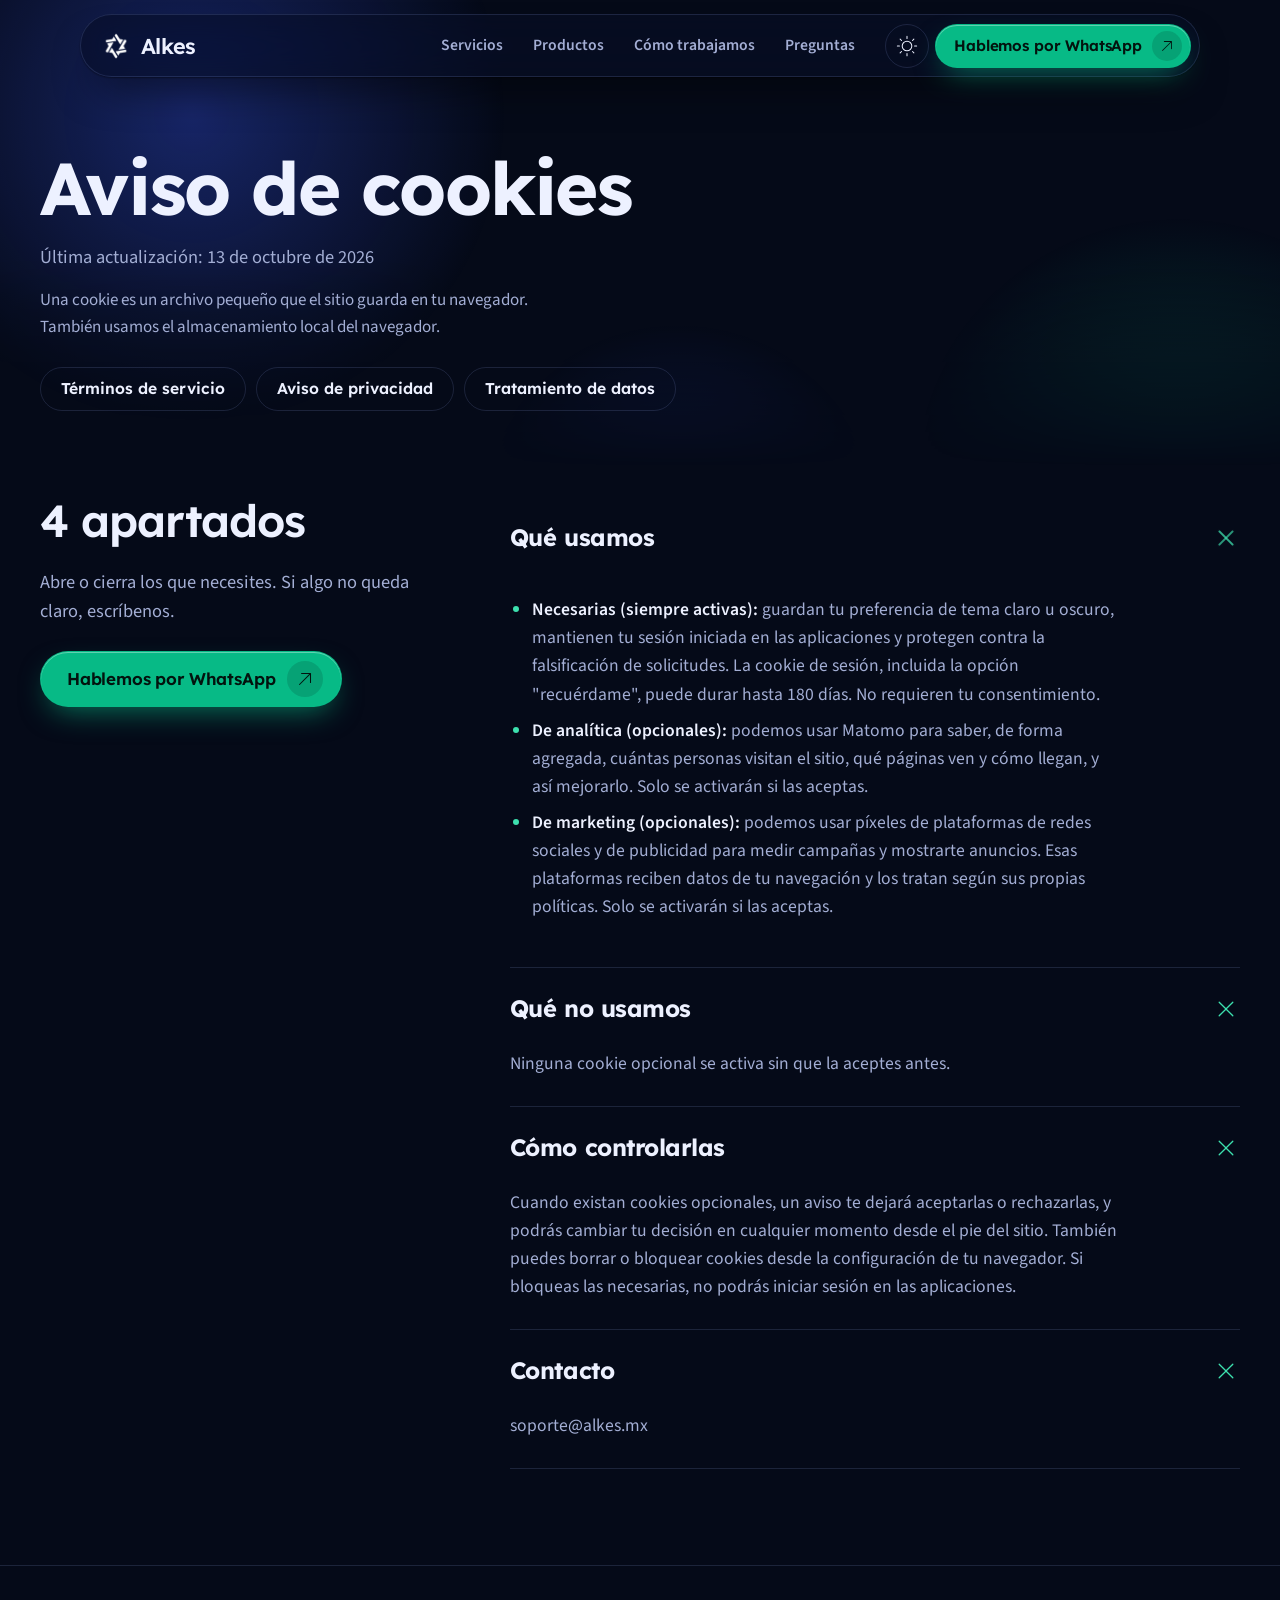
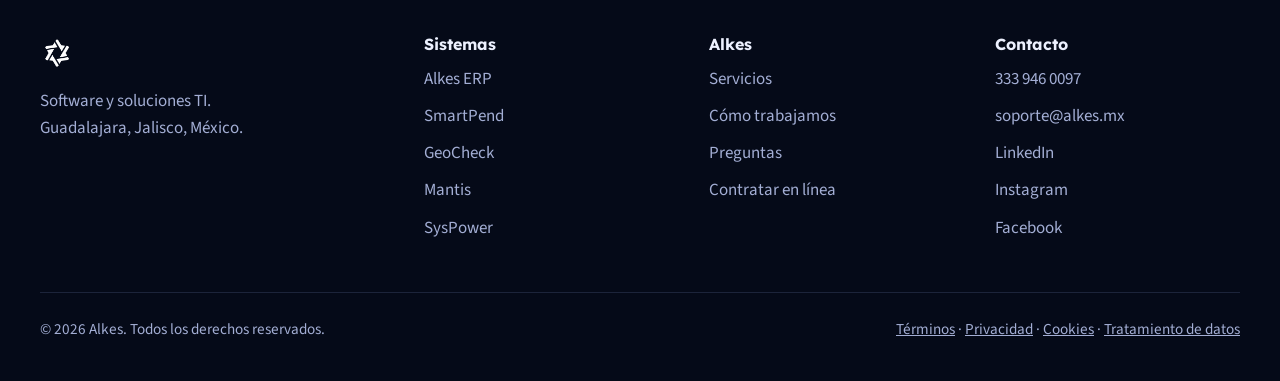
<file: cookies.html>
<!doctype html>
<html lang="es-MX" class="no-js" data-theme="dark">
<head>
<meta charset="utf-8">
<meta name="viewport" content="width=device-width, initial-scale=1, viewport-fit=cover">
<title>Aviso de cookies | Alkes</title>
<meta name="description" content="Qué cookies usa Alkes y cómo controlarlas.">
<meta name="theme-color" content="#050A18">
<link rel="canonical" href="https://alkes.mx/cookies.html">
<link rel="icon" href="/assets/img/favicon.ico">
<link rel="apple-touch-icon" href="/assets/img/apple-touch-icon.png">
<link rel="preload" href="/assets/fonts/lexend-latin.woff2" as="font" type="font/woff2" crossorigin>
<link rel="preload" href="/assets/fonts/source-sans-3-latin.woff2" as="font" type="font/woff2" crossorigin>
<link rel="stylesheet" href="/assets/home.css?v=4">
<link rel="stylesheet" href="/assets/legal.css?v=1">
<script>(function(){var r=document.documentElement;r.className=r.className.replace('no-js','js');try{var t=localStorage.getItem('alkes-tema');if(t==='light'||t==='dark')r.setAttribute('data-theme',t)}catch(e){}})();</script>
</head>
<body>
<a class="skip" href="#main">Saltar al contenido</a>
<header class="nav"><div class="nav__in">
  <a class="nav__logo" href="/#top" aria-label="Alkes, inicio"><img class="logo-l" src="/assets/img/logo_alkes.png" alt="Alkes" height="30"><img class="logo-d" src="/assets/img/logo_alkes_blanco.png" alt="" height="30"><span>Alkes</span></a>
  <ul class="nav__links"><li><a href="/#servicios">Servicios</a></li><li><a href="/#productos">Productos</a></li><li><a href="/#proceso">Cómo trabajamos</a></li><li><a href="/#preguntas">Preguntas</a></li></ul>
  <button class="nav__tema" type="button" aria-label="Cambiar a tema claro"><span class="t-sun"><svg class="ico" aria-hidden="true" focusable="false" xmlns="http://www.w3.org/2000/svg" viewBox="0 0 256 256" fill="currentColor"><path d="M122,40V16a6,6,0,0,1,12,0V40a6,6,0,0,1-12,0Zm68,88a62,62,0,1,1-62-62A62.07,62.07,0,0,1,190,128Zm-12,0a50,50,0,1,0-50,50A50.06,50.06,0,0,0,178,128ZM59.76,68.24a6,6,0,1,0,8.48-8.48l-16-16a6,6,0,0,0-8.48,8.48Zm0,119.52-16,16a6,6,0,1,0,8.48,8.48l16-16a6,6,0,1,0-8.48-8.48ZM192,70a6,6,0,0,0,4.24-1.76l16-16a6,6,0,0,0-8.48-8.48l-16,16A6,6,0,0,0,192,70Zm4.24,117.76a6,6,0,0,0-8.48,8.48l16,16a6,6,0,0,0,8.48-8.48ZM46,128a6,6,0,0,0-6-6H16a6,6,0,0,0,0,12H40A6,6,0,0,0,46,128Zm82,82a6,6,0,0,0-6,6v24a6,6,0,0,0,12,0V216A6,6,0,0,0,128,210Zm112-88H216a6,6,0,0,0,0,12h24a6,6,0,0,0,0-12Z"/></svg></span><span class="t-moon"><svg class="ico" aria-hidden="true" focusable="false" xmlns="http://www.w3.org/2000/svg" viewBox="0 0 256 256" fill="currentColor"><path d="M232.13,143.64a6,6,0,0,0-6-1.49A90.07,90.07,0,0,1,113.86,29.85a6,6,0,0,0-7.49-7.48A102.88,102.88,0,0,0,54.48,58.68,102,102,0,0,0,197.32,201.52a102.88,102.88,0,0,0,36.31-51.89A6,6,0,0,0,232.13,143.64Zm-42,48.29a90,90,0,0,1-126-126A90.9,90.9,0,0,1,99.65,37.66,102.06,102.06,0,0,0,218.34,156.35,90.9,90.9,0,0,1,190.1,191.93Z"/></svg></span></button>
  <a class="btn btn--wa btn--sm" href="https://wa.me/523339460097?text=Hola%2C%20vi%20su%20sitio%20alkes.mx%20y%20quiero%20platicar%20con%20ustedes." target="_blank" rel="noopener">Hablemos por WhatsApp<span class="btn__i"><svg class="ico" aria-hidden="true" focusable="false" xmlns="http://www.w3.org/2000/svg" viewBox="0 0 256 256" fill="currentColor"><path d="M198,64V168a6,6,0,0,1-12,0V78.48L68.24,196.24a6,6,0,0,1-8.48-8.48L177.52,70H88a6,6,0,0,1,0-12H192A6,6,0,0,1,198,64Z"/></svg></span></a>
  <button class="nav__burger" type="button" aria-label="Abrir menú" aria-expanded="false"><span></span><span></span><span></span></button>
</div></header>
<nav class="menu" aria-label="Menú">
  <a href="/#servicios">Servicios</a><a href="/#productos">Productos</a><a href="/#proceso">Cómo trabajamos</a><a href="/#preguntas">Preguntas</a>
  <a class="btn btn--wa " href="https://wa.me/523339460097?text=Hola%2C%20vi%20su%20sitio%20alkes.mx%20y%20quiero%20platicar%20con%20ustedes." target="_blank" rel="noopener">Hablemos por WhatsApp<span class="btn__i"><svg class="ico" aria-hidden="true" focusable="false" xmlns="http://www.w3.org/2000/svg" viewBox="0 0 256 256" fill="currentColor"><path d="M198,64V168a6,6,0,0,1-12,0V78.48L68.24,196.24a6,6,0,0,1-8.48-8.48L177.52,70H88a6,6,0,0,1,0-12H192A6,6,0,0,1,198,64Z"/></svg></span></a>
</nav>
<main id="main">
<section class="lhero">
  <div class="aurora" aria-hidden="true"><i></i><i></i><i></i></div>
  <div class="wrap">
    <h1>Aviso de cookies</h1>
    <p class="lhero__d">Última actualización: 13 de octubre de 2026</p>
    <p class="pre">Una cookie es un archivo pequeño que el sitio guarda en tu navegador. También usamos el almacenamiento local del navegador.</p>
    <div class="lhero__row"><a href="/terminos.html">Términos de servicio</a><a href="/privacidad.html">Aviso de privacidad</a><a href="/encargo-de-datos.html">Tratamiento de datos</a></div>
  </div>
</section>
<section class="sec ldoc">
  <div class="wrap faq">
    <div class="faq__aside">
      <h2>4 apartados</h2>
      <p class="sec__lede" style="margin:0">Abre o cierra los que necesites. Si algo no queda claro, escríbenos.</p>
      <a class="btn btn--wa " href="https://wa.me/523339460097?text=Hola%2C%20vi%20su%20sitio%20alkes.mx%20y%20quiero%20platicar%20con%20ustedes." target="_blank" rel="noopener">Hablemos por WhatsApp<span class="btn__i"><svg class="ico" aria-hidden="true" focusable="false" xmlns="http://www.w3.org/2000/svg" viewBox="0 0 256 256" fill="currentColor"><path d="M198,64V168a6,6,0,0,1-12,0V78.48L68.24,196.24a6,6,0,0,1-8.48-8.48L177.52,70H88a6,6,0,0,1,0-12H192A6,6,0,0,1,198,64Z"/></svg></span></a>
    </div>
    <div><details class="q" open><summary>Qué usamos<svg class="ico" aria-hidden="true" focusable="false" xmlns="http://www.w3.org/2000/svg" viewBox="0 0 256 256" fill="currentColor"><path d="M222,128a6,6,0,0,1-6,6H134v82a6,6,0,0,1-12,0V134H40a6,6,0,0,1,0-12h82V40a6,6,0,0,1,12,0v82h82A6,6,0,0,1,222,128Z"/></svg></summary><div class="q__a"><ul><li><strong>Necesarias (siempre activas):</strong> guardan tu preferencia de tema claro u oscuro, mantienen tu sesión iniciada en las aplicaciones y protegen contra la falsificación de solicitudes. La cookie de sesión, incluida la opción "recuérdame", puede durar hasta 180 días. No requieren tu consentimiento.</li><li><strong>De analítica (opcionales):</strong> podemos usar Matomo para saber, de forma agregada, cuántas personas visitan el sitio, qué páginas ven y cómo llegan, y así mejorarlo. Solo se activarán si las aceptas.</li><li><strong>De marketing (opcionales):</strong> podemos usar píxeles de plataformas de redes sociales y de publicidad para medir campañas y mostrarte anuncios. Esas plataformas reciben datos de tu navegación y los tratan según sus propias políticas. Solo se activarán si las aceptas.</li></ul></div></details><details class="q" open><summary>Qué no usamos<svg class="ico" aria-hidden="true" focusable="false" xmlns="http://www.w3.org/2000/svg" viewBox="0 0 256 256" fill="currentColor"><path d="M222,128a6,6,0,0,1-6,6H134v82a6,6,0,0,1-12,0V134H40a6,6,0,0,1,0-12h82V40a6,6,0,0,1,12,0v82h82A6,6,0,0,1,222,128Z"/></svg></summary><div class="q__a"><p>Ninguna cookie opcional se activa sin que la aceptes antes.</p></div></details><details class="q" open><summary>Cómo controlarlas<svg class="ico" aria-hidden="true" focusable="false" xmlns="http://www.w3.org/2000/svg" viewBox="0 0 256 256" fill="currentColor"><path d="M222,128a6,6,0,0,1-6,6H134v82a6,6,0,0,1-12,0V134H40a6,6,0,0,1,0-12h82V40a6,6,0,0,1,12,0v82h82A6,6,0,0,1,222,128Z"/></svg></summary><div class="q__a"><p>Cuando existan cookies opcionales, un aviso te dejará aceptarlas o rechazarlas, y podrás cambiar tu decisión en cualquier momento desde el pie del sitio. También puedes borrar o bloquear cookies desde la configuración de tu navegador. Si bloqueas las necesarias, no podrás iniciar sesión en las aplicaciones.</p></div></details><details class="q" open><summary>Contacto<svg class="ico" aria-hidden="true" focusable="false" xmlns="http://www.w3.org/2000/svg" viewBox="0 0 256 256" fill="currentColor"><path d="M222,128a6,6,0,0,1-6,6H134v82a6,6,0,0,1-12,0V134H40a6,6,0,0,1,0-12h82V40a6,6,0,0,1,12,0v82h82A6,6,0,0,1,222,128Z"/></svg></summary><div class="q__a"><p>soporte@alkes.mx</p></div></details></div>
  </div>
</section>
</main>
<footer class="foot"><div class="wrap">
  <div class="foot__g">
    <div><img class="logo-l" src="/assets/img/logo_alkes.png" alt="Alkes" height="34"><img class="logo-d" src="/assets/img/logo_alkes_blanco.png" alt="" height="34"><p>Software y soluciones TI. Guadalajara, Jalisco, México.</p></div>
    <div><h4>Sistemas</h4><ul><li><a href="https://erp.alkes.mx">Alkes ERP</a></li><li><a href="https://smartpend.alkes.mx">SmartPend</a></li><li><a href="https://geocheck.alkes.mx">GeoCheck</a></li><li><a href="https://mantis.alkes.mx">Mantis</a></li><li><a href="https://syspower.alkes.mx">SysPower</a></li></ul></div>
    <div><h4>Alkes</h4><ul><li><a href="/#servicios">Servicios</a></li><li><a href="/#proceso">Cómo trabajamos</a></li><li><a href="/#preguntas">Preguntas</a></li><li><a href="https://contratar.alkes.mx">Contratar en línea</a></li></ul></div>
    <div><h4>Contacto</h4><ul><li><a href="tel:+523339460097">333 946 0097</a></li><li><a href="mailto:soporte@alkes.mx">soporte@alkes.mx</a></li><li><a href="https://www.linkedin.com/company/alkes-mx">LinkedIn</a></li><li><a href="https://www.instagram.com/alkes.mx">Instagram</a></li><li><a href="https://www.facebook.com/alkes.mx">Facebook</a></li></ul></div>
  </div>
  <div class="foot__b"><span>© 2026 Alkes. Todos los derechos reservados.</span><span><a href="/terminos.html">Términos</a> · <a href="/privacidad.html">Privacidad</a> · <a href="/cookies.html">Cookies</a> · <a href="/encargo-de-datos.html">Tratamiento de datos</a></span></div>
</div></footer>
<script src="/assets/home.js?v=4" defer></script>
</body>
</html>
</file>
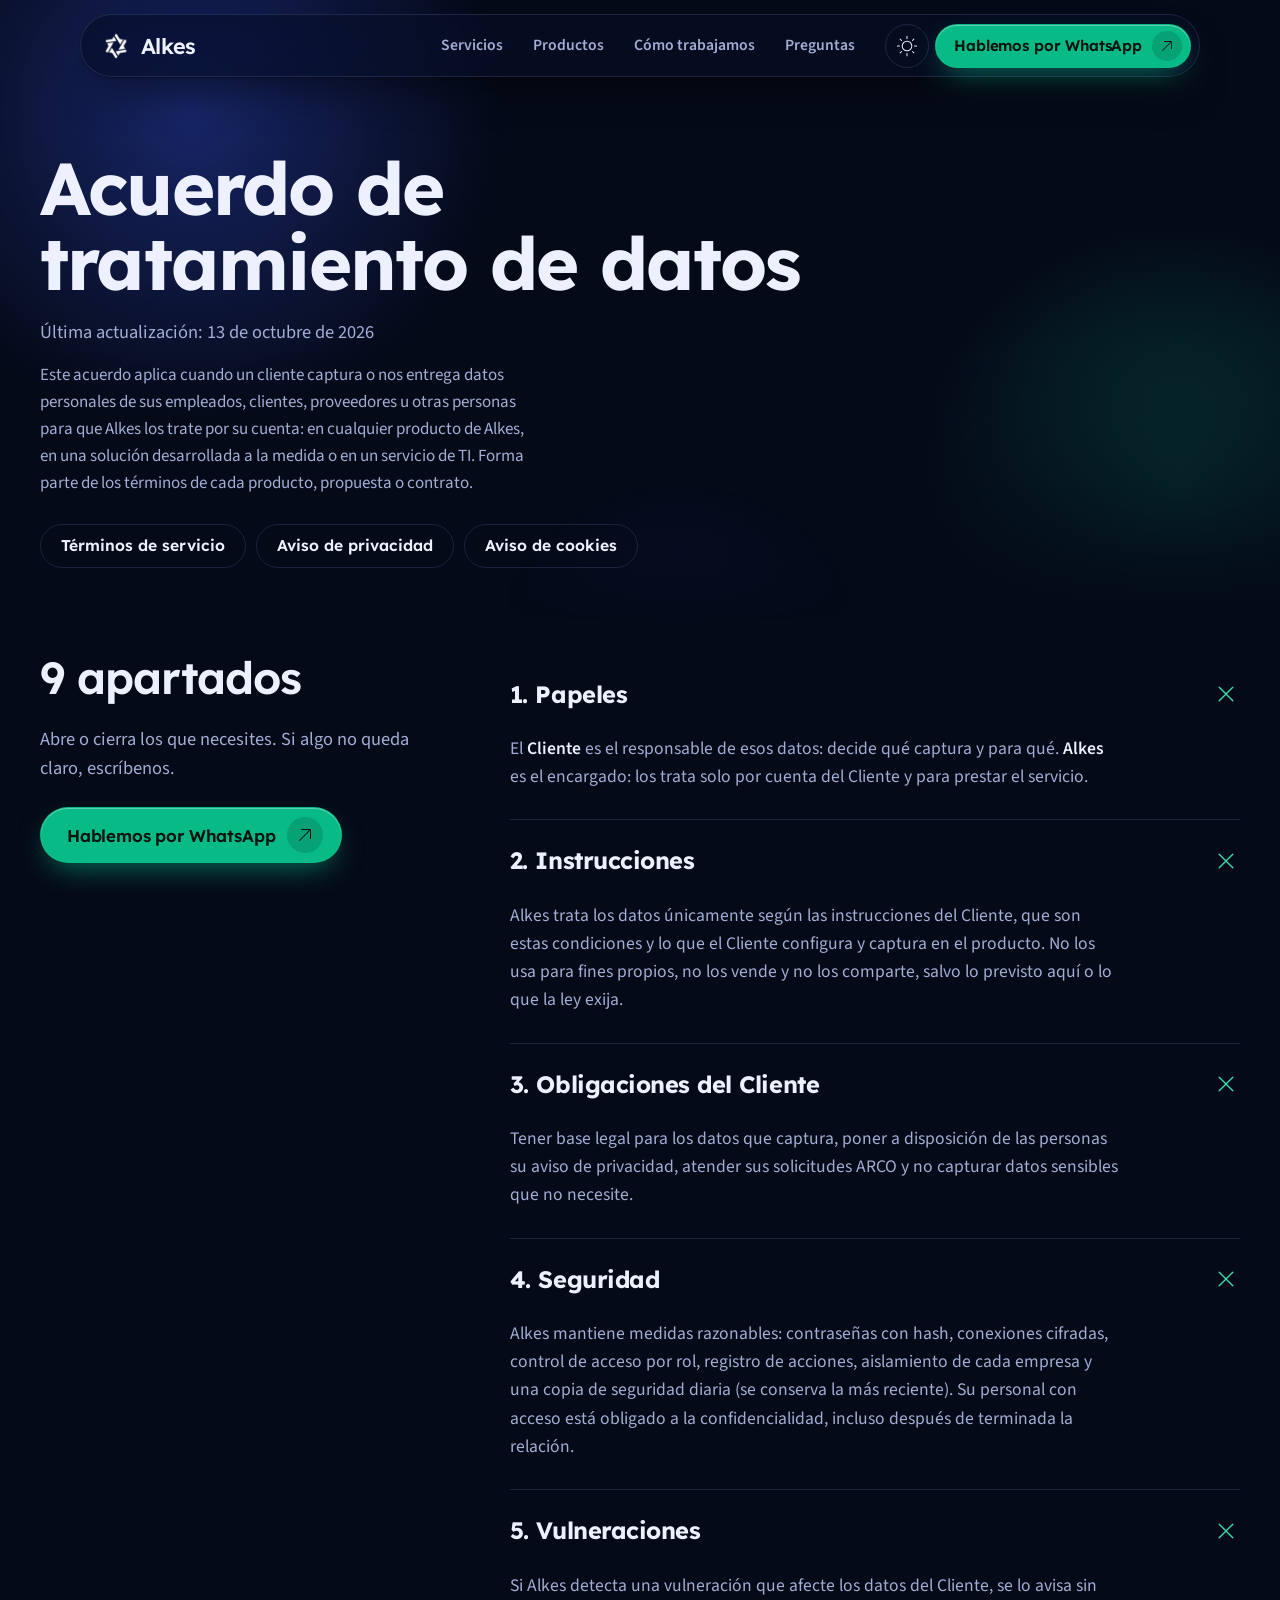
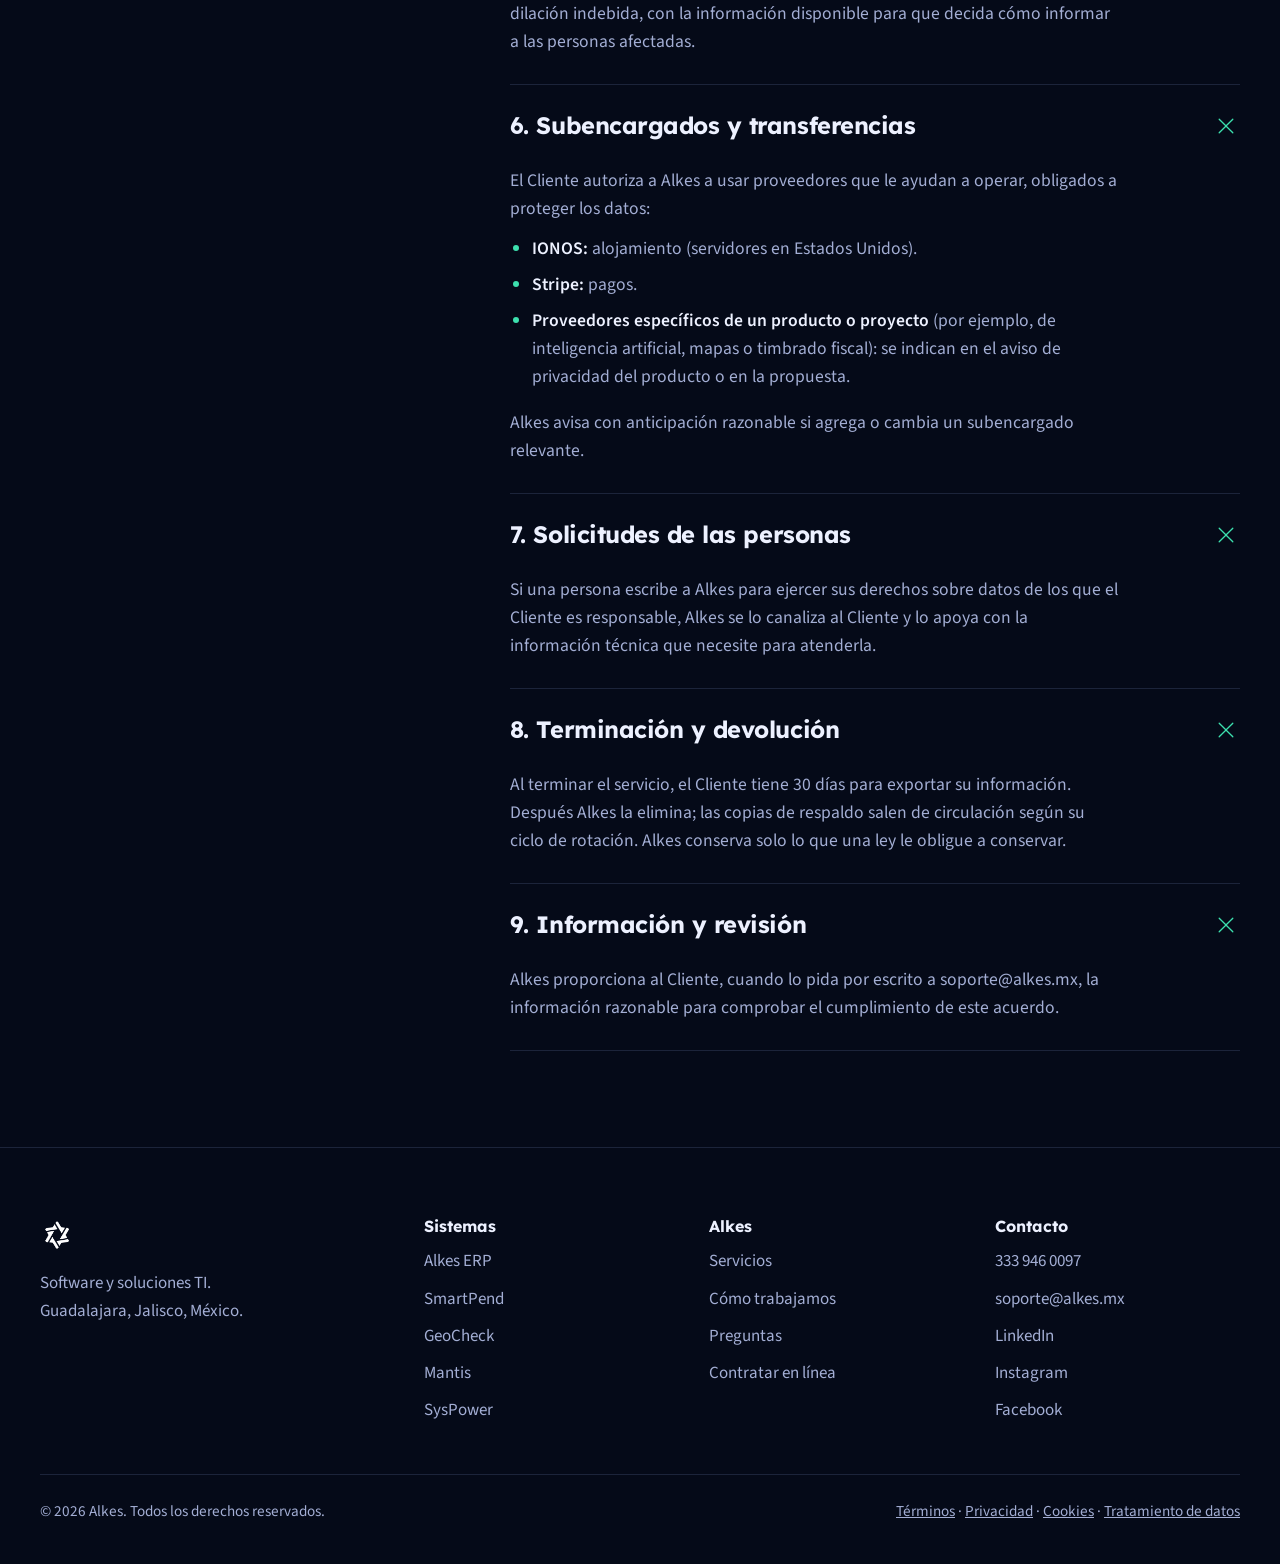
<file: encargo-de-datos.html>
<!doctype html>
<html lang="es-MX" class="no-js" data-theme="dark">
<head>
<meta charset="utf-8">
<meta name="viewport" content="width=device-width, initial-scale=1, viewport-fit=cover">
<title>Acuerdo de tratamiento de datos | Alkes</title>
<meta name="description" content="Acuerdo de tratamiento de datos personales de Alkes como encargado.">
<meta name="theme-color" content="#050A18">
<link rel="canonical" href="https://alkes.mx/encargo-de-datos.html">
<link rel="icon" href="/assets/img/favicon.ico">
<link rel="apple-touch-icon" href="/assets/img/apple-touch-icon.png">
<link rel="preload" href="/assets/fonts/lexend-latin.woff2" as="font" type="font/woff2" crossorigin>
<link rel="preload" href="/assets/fonts/source-sans-3-latin.woff2" as="font" type="font/woff2" crossorigin>
<link rel="stylesheet" href="/assets/home.css?v=4">
<link rel="stylesheet" href="/assets/legal.css?v=1">
<script>(function(){var r=document.documentElement;r.className=r.className.replace('no-js','js');try{var t=localStorage.getItem('alkes-tema');if(t==='light'||t==='dark')r.setAttribute('data-theme',t)}catch(e){}})();</script>
</head>
<body>
<a class="skip" href="#main">Saltar al contenido</a>
<header class="nav"><div class="nav__in">
  <a class="nav__logo" href="/#top" aria-label="Alkes, inicio"><img class="logo-l" src="/assets/img/logo_alkes.png" alt="Alkes" height="30"><img class="logo-d" src="/assets/img/logo_alkes_blanco.png" alt="" height="30"><span>Alkes</span></a>
  <ul class="nav__links"><li><a href="/#servicios">Servicios</a></li><li><a href="/#productos">Productos</a></li><li><a href="/#proceso">Cómo trabajamos</a></li><li><a href="/#preguntas">Preguntas</a></li></ul>
  <button class="nav__tema" type="button" aria-label="Cambiar a tema claro"><span class="t-sun"><svg class="ico" aria-hidden="true" focusable="false" xmlns="http://www.w3.org/2000/svg" viewBox="0 0 256 256" fill="currentColor"><path d="M122,40V16a6,6,0,0,1,12,0V40a6,6,0,0,1-12,0Zm68,88a62,62,0,1,1-62-62A62.07,62.07,0,0,1,190,128Zm-12,0a50,50,0,1,0-50,50A50.06,50.06,0,0,0,178,128ZM59.76,68.24a6,6,0,1,0,8.48-8.48l-16-16a6,6,0,0,0-8.48,8.48Zm0,119.52-16,16a6,6,0,1,0,8.48,8.48l16-16a6,6,0,1,0-8.48-8.48ZM192,70a6,6,0,0,0,4.24-1.76l16-16a6,6,0,0,0-8.48-8.48l-16,16A6,6,0,0,0,192,70Zm4.24,117.76a6,6,0,0,0-8.48,8.48l16,16a6,6,0,0,0,8.48-8.48ZM46,128a6,6,0,0,0-6-6H16a6,6,0,0,0,0,12H40A6,6,0,0,0,46,128Zm82,82a6,6,0,0,0-6,6v24a6,6,0,0,0,12,0V216A6,6,0,0,0,128,210Zm112-88H216a6,6,0,0,0,0,12h24a6,6,0,0,0,0-12Z"/></svg></span><span class="t-moon"><svg class="ico" aria-hidden="true" focusable="false" xmlns="http://www.w3.org/2000/svg" viewBox="0 0 256 256" fill="currentColor"><path d="M232.13,143.64a6,6,0,0,0-6-1.49A90.07,90.07,0,0,1,113.86,29.85a6,6,0,0,0-7.49-7.48A102.88,102.88,0,0,0,54.48,58.68,102,102,0,0,0,197.32,201.52a102.88,102.88,0,0,0,36.31-51.89A6,6,0,0,0,232.13,143.64Zm-42,48.29a90,90,0,0,1-126-126A90.9,90.9,0,0,1,99.65,37.66,102.06,102.06,0,0,0,218.34,156.35,90.9,90.9,0,0,1,190.1,191.93Z"/></svg></span></button>
  <a class="btn btn--wa btn--sm" href="https://wa.me/523339460097?text=Hola%2C%20vi%20su%20sitio%20alkes.mx%20y%20quiero%20platicar%20con%20ustedes." target="_blank" rel="noopener">Hablemos por WhatsApp<span class="btn__i"><svg class="ico" aria-hidden="true" focusable="false" xmlns="http://www.w3.org/2000/svg" viewBox="0 0 256 256" fill="currentColor"><path d="M198,64V168a6,6,0,0,1-12,0V78.48L68.24,196.24a6,6,0,0,1-8.48-8.48L177.52,70H88a6,6,0,0,1,0-12H192A6,6,0,0,1,198,64Z"/></svg></span></a>
  <button class="nav__burger" type="button" aria-label="Abrir menú" aria-expanded="false"><span></span><span></span><span></span></button>
</div></header>
<nav class="menu" aria-label="Menú">
  <a href="/#servicios">Servicios</a><a href="/#productos">Productos</a><a href="/#proceso">Cómo trabajamos</a><a href="/#preguntas">Preguntas</a>
  <a class="btn btn--wa " href="https://wa.me/523339460097?text=Hola%2C%20vi%20su%20sitio%20alkes.mx%20y%20quiero%20platicar%20con%20ustedes." target="_blank" rel="noopener">Hablemos por WhatsApp<span class="btn__i"><svg class="ico" aria-hidden="true" focusable="false" xmlns="http://www.w3.org/2000/svg" viewBox="0 0 256 256" fill="currentColor"><path d="M198,64V168a6,6,0,0,1-12,0V78.48L68.24,196.24a6,6,0,0,1-8.48-8.48L177.52,70H88a6,6,0,0,1,0-12H192A6,6,0,0,1,198,64Z"/></svg></span></a>
</nav>
<main id="main">
<section class="lhero">
  <div class="aurora" aria-hidden="true"><i></i><i></i><i></i></div>
  <div class="wrap">
    <h1>Acuerdo de tratamiento de datos</h1>
    <p class="lhero__d">Última actualización: 13 de octubre de 2026</p>
    <p class="pre">Este acuerdo aplica cuando un cliente captura o nos entrega datos personales de sus empleados, clientes, proveedores u otras personas para que Alkes los trate por su cuenta: en cualquier producto de Alkes, en una solución desarrollada a la medida o en un servicio de TI. Forma parte de los términos de cada producto, propuesta o contrato.</p>
    <div class="lhero__row"><a href="/terminos.html">Términos de servicio</a><a href="/privacidad.html">Aviso de privacidad</a><a href="/cookies.html">Aviso de cookies</a></div>
  </div>
</section>
<section class="sec ldoc">
  <div class="wrap faq">
    <div class="faq__aside">
      <h2>9 apartados</h2>
      <p class="sec__lede" style="margin:0">Abre o cierra los que necesites. Si algo no queda claro, escríbenos.</p>
      <a class="btn btn--wa " href="https://wa.me/523339460097?text=Hola%2C%20vi%20su%20sitio%20alkes.mx%20y%20quiero%20platicar%20con%20ustedes." target="_blank" rel="noopener">Hablemos por WhatsApp<span class="btn__i"><svg class="ico" aria-hidden="true" focusable="false" xmlns="http://www.w3.org/2000/svg" viewBox="0 0 256 256" fill="currentColor"><path d="M198,64V168a6,6,0,0,1-12,0V78.48L68.24,196.24a6,6,0,0,1-8.48-8.48L177.52,70H88a6,6,0,0,1,0-12H192A6,6,0,0,1,198,64Z"/></svg></span></a>
    </div>
    <div><details class="q" open><summary>1. Papeles<svg class="ico" aria-hidden="true" focusable="false" xmlns="http://www.w3.org/2000/svg" viewBox="0 0 256 256" fill="currentColor"><path d="M222,128a6,6,0,0,1-6,6H134v82a6,6,0,0,1-12,0V134H40a6,6,0,0,1,0-12h82V40a6,6,0,0,1,12,0v82h82A6,6,0,0,1,222,128Z"/></svg></summary><div class="q__a"><p>El <strong>Cliente</strong> es el responsable de esos datos: decide qué captura y para qué. <strong>Alkes</strong> es el encargado: los trata solo por cuenta del Cliente y para prestar el servicio.</p></div></details><details class="q" open><summary>2. Instrucciones<svg class="ico" aria-hidden="true" focusable="false" xmlns="http://www.w3.org/2000/svg" viewBox="0 0 256 256" fill="currentColor"><path d="M222,128a6,6,0,0,1-6,6H134v82a6,6,0,0,1-12,0V134H40a6,6,0,0,1,0-12h82V40a6,6,0,0,1,12,0v82h82A6,6,0,0,1,222,128Z"/></svg></summary><div class="q__a"><p>Alkes trata los datos únicamente según las instrucciones del Cliente, que son estas condiciones y lo que el Cliente configura y captura en el producto. No los usa para fines propios, no los vende y no los comparte, salvo lo previsto aquí o lo que la ley exija.</p></div></details><details class="q" open><summary>3. Obligaciones del Cliente<svg class="ico" aria-hidden="true" focusable="false" xmlns="http://www.w3.org/2000/svg" viewBox="0 0 256 256" fill="currentColor"><path d="M222,128a6,6,0,0,1-6,6H134v82a6,6,0,0,1-12,0V134H40a6,6,0,0,1,0-12h82V40a6,6,0,0,1,12,0v82h82A6,6,0,0,1,222,128Z"/></svg></summary><div class="q__a"><p>Tener base legal para los datos que captura, poner a disposición de las personas su aviso de privacidad, atender sus solicitudes ARCO y no capturar datos sensibles que no necesite.</p></div></details><details class="q" open><summary>4. Seguridad<svg class="ico" aria-hidden="true" focusable="false" xmlns="http://www.w3.org/2000/svg" viewBox="0 0 256 256" fill="currentColor"><path d="M222,128a6,6,0,0,1-6,6H134v82a6,6,0,0,1-12,0V134H40a6,6,0,0,1,0-12h82V40a6,6,0,0,1,12,0v82h82A6,6,0,0,1,222,128Z"/></svg></summary><div class="q__a"><p>Alkes mantiene medidas razonables: contraseñas con hash, conexiones cifradas, control de acceso por rol, registro de acciones, aislamiento de cada empresa y una copia de seguridad diaria (se conserva la más reciente). Su personal con acceso está obligado a la confidencialidad, incluso después de terminada la relación.</p></div></details><details class="q" open><summary>5. Vulneraciones<svg class="ico" aria-hidden="true" focusable="false" xmlns="http://www.w3.org/2000/svg" viewBox="0 0 256 256" fill="currentColor"><path d="M222,128a6,6,0,0,1-6,6H134v82a6,6,0,0,1-12,0V134H40a6,6,0,0,1,0-12h82V40a6,6,0,0,1,12,0v82h82A6,6,0,0,1,222,128Z"/></svg></summary><div class="q__a"><p>Si Alkes detecta una vulneración que afecte los datos del Cliente, se lo avisa sin dilación indebida, con la información disponible para que decida cómo informar a las personas afectadas.</p></div></details><details class="q" open><summary>6. Subencargados y transferencias<svg class="ico" aria-hidden="true" focusable="false" xmlns="http://www.w3.org/2000/svg" viewBox="0 0 256 256" fill="currentColor"><path d="M222,128a6,6,0,0,1-6,6H134v82a6,6,0,0,1-12,0V134H40a6,6,0,0,1,0-12h82V40a6,6,0,0,1,12,0v82h82A6,6,0,0,1,222,128Z"/></svg></summary><div class="q__a"><p>El Cliente autoriza a Alkes a usar proveedores que le ayudan a operar, obligados a proteger los datos:</p>
<ul><li><strong>IONOS:</strong> alojamiento (servidores en Estados Unidos).</li><li><strong>Stripe:</strong> pagos.</li><li><strong>Proveedores específicos de un producto o proyecto</strong> (por ejemplo, de inteligencia artificial, mapas o timbrado fiscal): se indican en el aviso de privacidad del producto o en la propuesta.</li></ul>
<p>Alkes avisa con anticipación razonable si agrega o cambia un subencargado relevante.</p></div></details><details class="q" open><summary>7. Solicitudes de las personas<svg class="ico" aria-hidden="true" focusable="false" xmlns="http://www.w3.org/2000/svg" viewBox="0 0 256 256" fill="currentColor"><path d="M222,128a6,6,0,0,1-6,6H134v82a6,6,0,0,1-12,0V134H40a6,6,0,0,1,0-12h82V40a6,6,0,0,1,12,0v82h82A6,6,0,0,1,222,128Z"/></svg></summary><div class="q__a"><p>Si una persona escribe a Alkes para ejercer sus derechos sobre datos de los que el Cliente es responsable, Alkes se lo canaliza al Cliente y lo apoya con la información técnica que necesite para atenderla.</p></div></details><details class="q" open><summary>8. Terminación y devolución<svg class="ico" aria-hidden="true" focusable="false" xmlns="http://www.w3.org/2000/svg" viewBox="0 0 256 256" fill="currentColor"><path d="M222,128a6,6,0,0,1-6,6H134v82a6,6,0,0,1-12,0V134H40a6,6,0,0,1,0-12h82V40a6,6,0,0,1,12,0v82h82A6,6,0,0,1,222,128Z"/></svg></summary><div class="q__a"><p>Al terminar el servicio, el Cliente tiene 30 días para exportar su información. Después Alkes la elimina; las copias de respaldo salen de circulación según su ciclo de rotación. Alkes conserva solo lo que una ley le obligue a conservar.</p></div></details><details class="q" open><summary>9. Información y revisión<svg class="ico" aria-hidden="true" focusable="false" xmlns="http://www.w3.org/2000/svg" viewBox="0 0 256 256" fill="currentColor"><path d="M222,128a6,6,0,0,1-6,6H134v82a6,6,0,0,1-12,0V134H40a6,6,0,0,1,0-12h82V40a6,6,0,0,1,12,0v82h82A6,6,0,0,1,222,128Z"/></svg></summary><div class="q__a"><p>Alkes proporciona al Cliente, cuando lo pida por escrito a soporte@alkes.mx, la información razonable para comprobar el cumplimiento de este acuerdo.</p></div></details></div>
  </div>
</section>
</main>
<footer class="foot"><div class="wrap">
  <div class="foot__g">
    <div><img class="logo-l" src="/assets/img/logo_alkes.png" alt="Alkes" height="34"><img class="logo-d" src="/assets/img/logo_alkes_blanco.png" alt="" height="34"><p>Software y soluciones TI. Guadalajara, Jalisco, México.</p></div>
    <div><h4>Sistemas</h4><ul><li><a href="https://erp.alkes.mx">Alkes ERP</a></li><li><a href="https://smartpend.alkes.mx">SmartPend</a></li><li><a href="https://geocheck.alkes.mx">GeoCheck</a></li><li><a href="https://mantis.alkes.mx">Mantis</a></li><li><a href="https://syspower.alkes.mx">SysPower</a></li></ul></div>
    <div><h4>Alkes</h4><ul><li><a href="/#servicios">Servicios</a></li><li><a href="/#proceso">Cómo trabajamos</a></li><li><a href="/#preguntas">Preguntas</a></li><li><a href="https://contratar.alkes.mx">Contratar en línea</a></li></ul></div>
    <div><h4>Contacto</h4><ul><li><a href="tel:+523339460097">333 946 0097</a></li><li><a href="mailto:soporte@alkes.mx">soporte@alkes.mx</a></li><li><a href="https://www.linkedin.com/company/alkes-mx">LinkedIn</a></li><li><a href="https://www.instagram.com/alkes.mx">Instagram</a></li><li><a href="https://www.facebook.com/alkes.mx">Facebook</a></li></ul></div>
  </div>
  <div class="foot__b"><span>© 2026 Alkes. Todos los derechos reservados.</span><span><a href="/terminos.html">Términos</a> · <a href="/privacidad.html">Privacidad</a> · <a href="/cookies.html">Cookies</a> · <a href="/encargo-de-datos.html">Tratamiento de datos</a></span></div>
</div></footer>
<script src="/assets/home.js?v=4" defer></script>
</body>
</html>
</file>
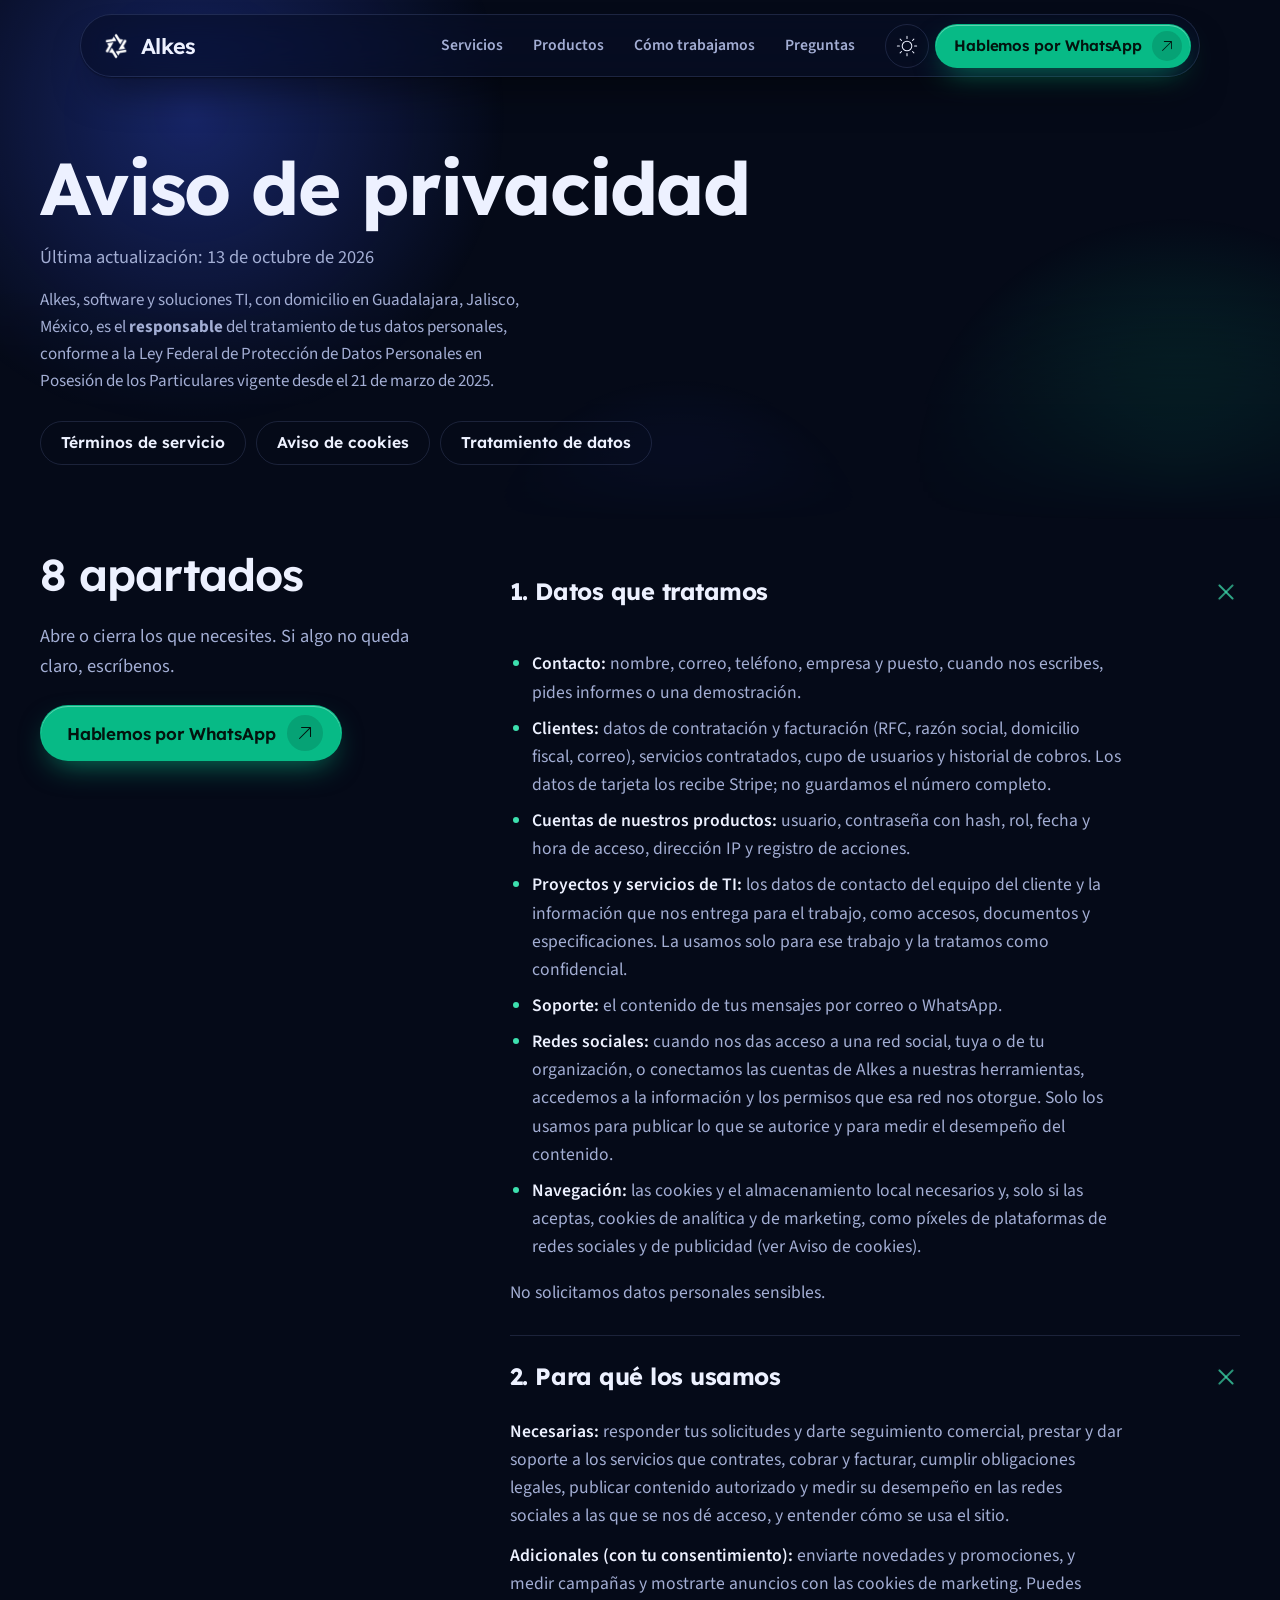
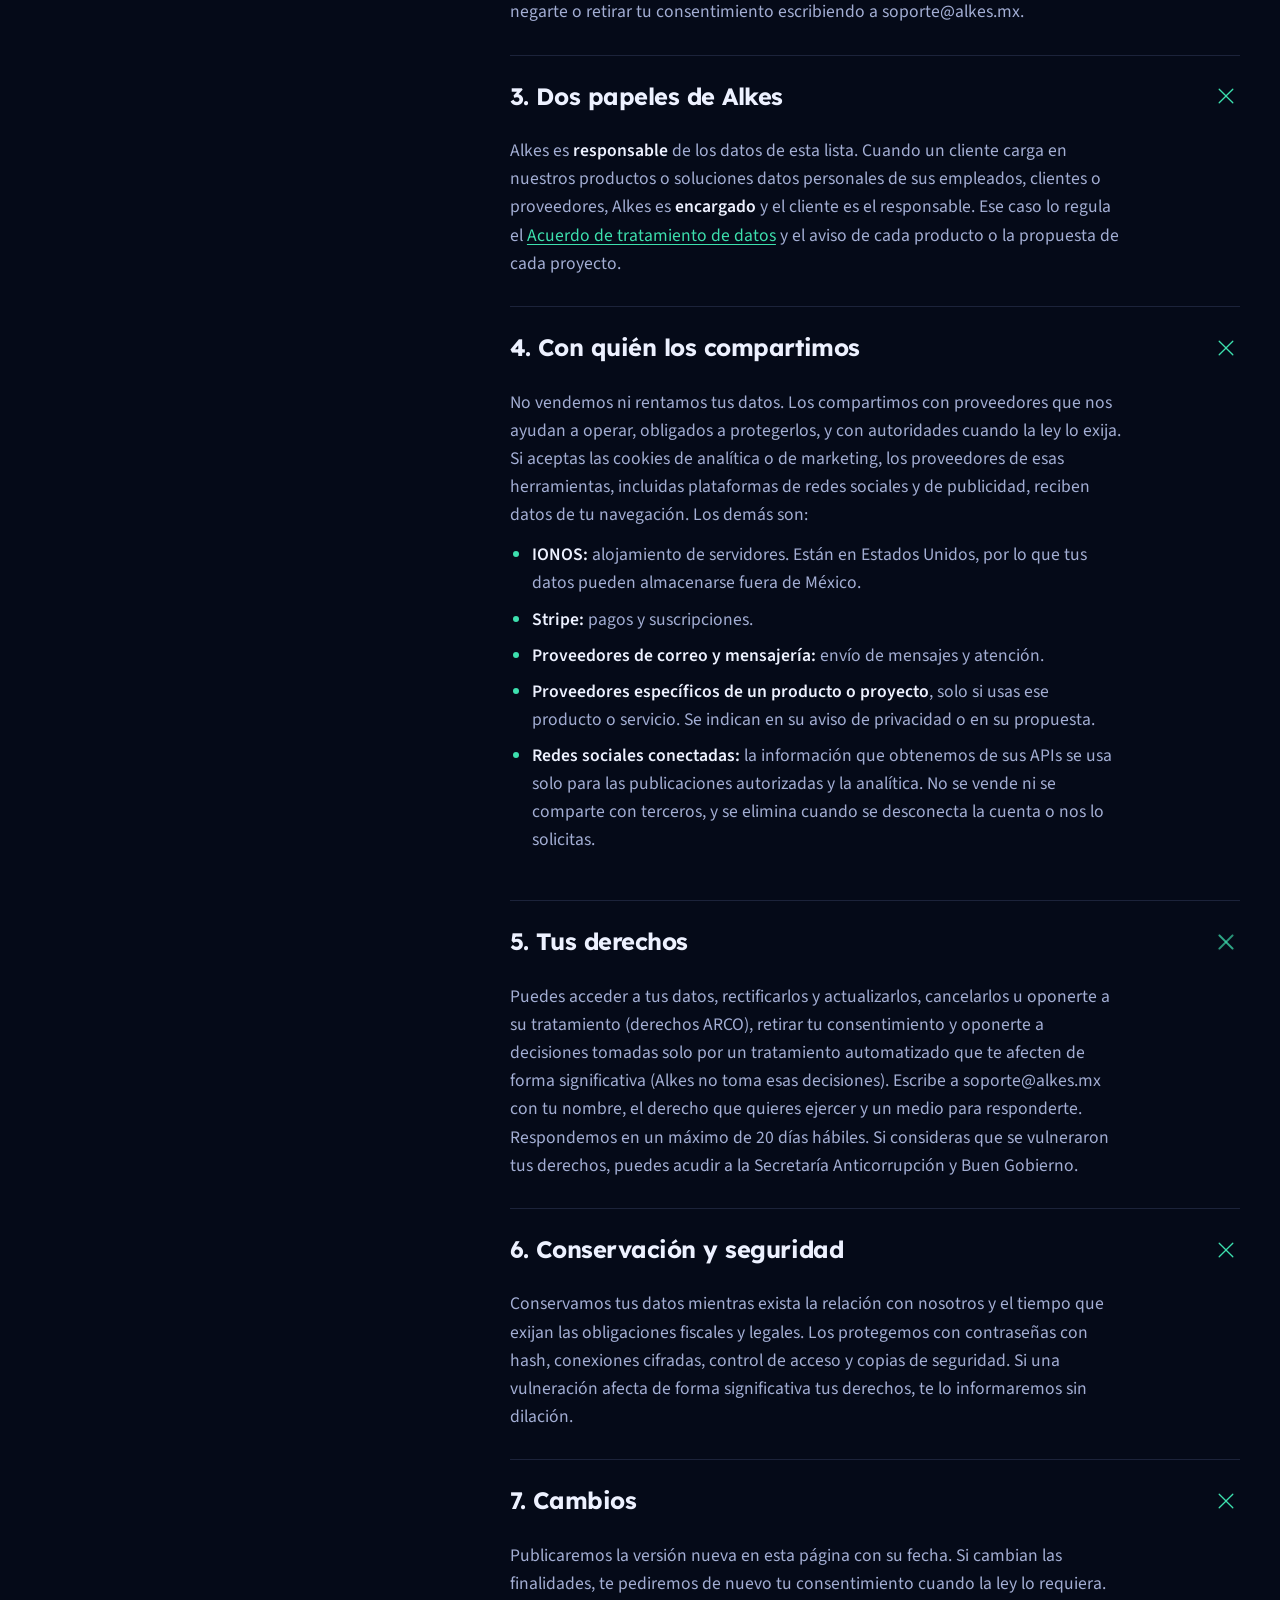
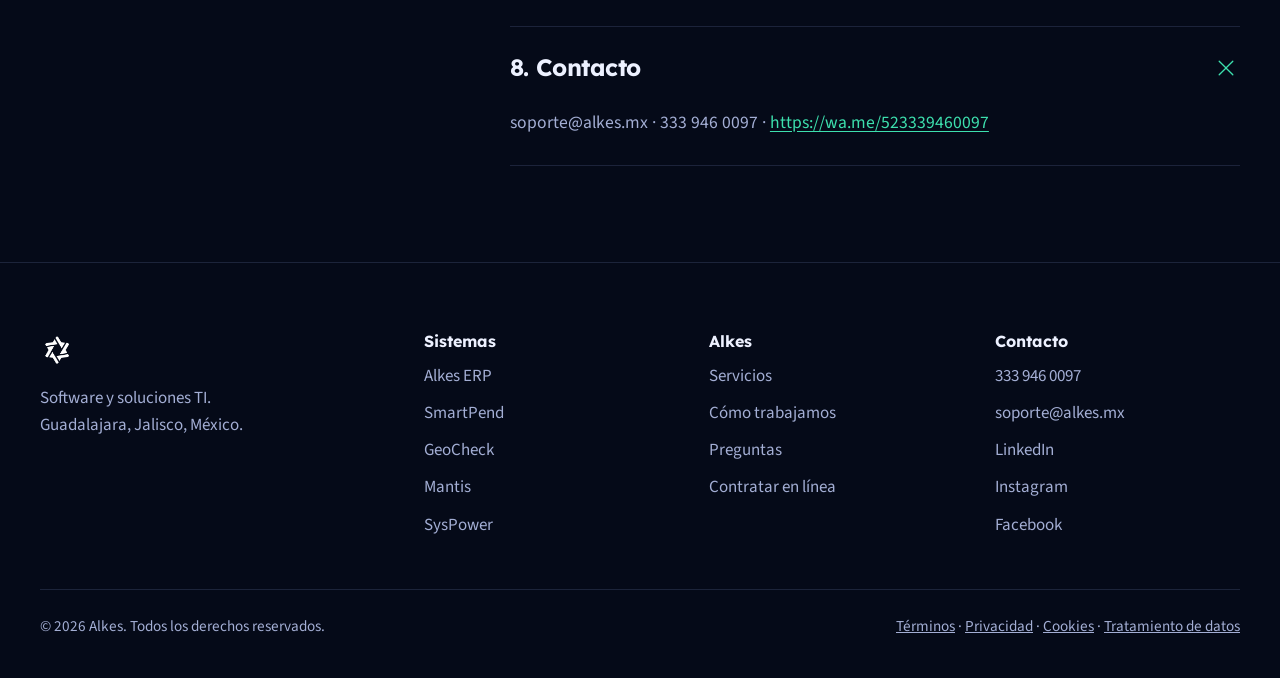
<file: privacidad.html>
<!doctype html>
<html lang="es-MX" class="no-js" data-theme="dark">
<head>
<meta charset="utf-8">
<meta name="viewport" content="width=device-width, initial-scale=1, viewport-fit=cover">
<title>Aviso de privacidad | Alkes</title>
<meta name="description" content="Aviso de privacidad de Alkes: qué datos tratamos, para qué y cómo ejercer tus derechos.">
<meta name="theme-color" content="#050A18">
<link rel="canonical" href="https://alkes.mx/privacidad.html">
<link rel="icon" href="/assets/img/favicon.ico">
<link rel="apple-touch-icon" href="/assets/img/apple-touch-icon.png">
<link rel="preload" href="/assets/fonts/lexend-latin.woff2" as="font" type="font/woff2" crossorigin>
<link rel="preload" href="/assets/fonts/source-sans-3-latin.woff2" as="font" type="font/woff2" crossorigin>
<link rel="stylesheet" href="/assets/home.css?v=4">
<link rel="stylesheet" href="/assets/legal.css?v=1">
<script>(function(){var r=document.documentElement;r.className=r.className.replace('no-js','js');try{var t=localStorage.getItem('alkes-tema');if(t==='light'||t==='dark')r.setAttribute('data-theme',t)}catch(e){}})();</script>
</head>
<body>
<a class="skip" href="#main">Saltar al contenido</a>
<header class="nav"><div class="nav__in">
  <a class="nav__logo" href="/#top" aria-label="Alkes, inicio"><img class="logo-l" src="/assets/img/logo_alkes.png" alt="Alkes" height="30"><img class="logo-d" src="/assets/img/logo_alkes_blanco.png" alt="" height="30"><span>Alkes</span></a>
  <ul class="nav__links"><li><a href="/#servicios">Servicios</a></li><li><a href="/#productos">Productos</a></li><li><a href="/#proceso">Cómo trabajamos</a></li><li><a href="/#preguntas">Preguntas</a></li></ul>
  <button class="nav__tema" type="button" aria-label="Cambiar a tema claro"><span class="t-sun"><svg class="ico" aria-hidden="true" focusable="false" xmlns="http://www.w3.org/2000/svg" viewBox="0 0 256 256" fill="currentColor"><path d="M122,40V16a6,6,0,0,1,12,0V40a6,6,0,0,1-12,0Zm68,88a62,62,0,1,1-62-62A62.07,62.07,0,0,1,190,128Zm-12,0a50,50,0,1,0-50,50A50.06,50.06,0,0,0,178,128ZM59.76,68.24a6,6,0,1,0,8.48-8.48l-16-16a6,6,0,0,0-8.48,8.48Zm0,119.52-16,16a6,6,0,1,0,8.48,8.48l16-16a6,6,0,1,0-8.48-8.48ZM192,70a6,6,0,0,0,4.24-1.76l16-16a6,6,0,0,0-8.48-8.48l-16,16A6,6,0,0,0,192,70Zm4.24,117.76a6,6,0,0,0-8.48,8.48l16,16a6,6,0,0,0,8.48-8.48ZM46,128a6,6,0,0,0-6-6H16a6,6,0,0,0,0,12H40A6,6,0,0,0,46,128Zm82,82a6,6,0,0,0-6,6v24a6,6,0,0,0,12,0V216A6,6,0,0,0,128,210Zm112-88H216a6,6,0,0,0,0,12h24a6,6,0,0,0,0-12Z"/></svg></span><span class="t-moon"><svg class="ico" aria-hidden="true" focusable="false" xmlns="http://www.w3.org/2000/svg" viewBox="0 0 256 256" fill="currentColor"><path d="M232.13,143.64a6,6,0,0,0-6-1.49A90.07,90.07,0,0,1,113.86,29.85a6,6,0,0,0-7.49-7.48A102.88,102.88,0,0,0,54.48,58.68,102,102,0,0,0,197.32,201.52a102.88,102.88,0,0,0,36.31-51.89A6,6,0,0,0,232.13,143.64Zm-42,48.29a90,90,0,0,1-126-126A90.9,90.9,0,0,1,99.65,37.66,102.06,102.06,0,0,0,218.34,156.35,90.9,90.9,0,0,1,190.1,191.93Z"/></svg></span></button>
  <a class="btn btn--wa btn--sm" href="https://wa.me/523339460097?text=Hola%2C%20vi%20su%20sitio%20alkes.mx%20y%20quiero%20platicar%20con%20ustedes." target="_blank" rel="noopener">Hablemos por WhatsApp<span class="btn__i"><svg class="ico" aria-hidden="true" focusable="false" xmlns="http://www.w3.org/2000/svg" viewBox="0 0 256 256" fill="currentColor"><path d="M198,64V168a6,6,0,0,1-12,0V78.48L68.24,196.24a6,6,0,0,1-8.48-8.48L177.52,70H88a6,6,0,0,1,0-12H192A6,6,0,0,1,198,64Z"/></svg></span></a>
  <button class="nav__burger" type="button" aria-label="Abrir menú" aria-expanded="false"><span></span><span></span><span></span></button>
</div></header>
<nav class="menu" aria-label="Menú">
  <a href="/#servicios">Servicios</a><a href="/#productos">Productos</a><a href="/#proceso">Cómo trabajamos</a><a href="/#preguntas">Preguntas</a>
  <a class="btn btn--wa " href="https://wa.me/523339460097?text=Hola%2C%20vi%20su%20sitio%20alkes.mx%20y%20quiero%20platicar%20con%20ustedes." target="_blank" rel="noopener">Hablemos por WhatsApp<span class="btn__i"><svg class="ico" aria-hidden="true" focusable="false" xmlns="http://www.w3.org/2000/svg" viewBox="0 0 256 256" fill="currentColor"><path d="M198,64V168a6,6,0,0,1-12,0V78.48L68.24,196.24a6,6,0,0,1-8.48-8.48L177.52,70H88a6,6,0,0,1,0-12H192A6,6,0,0,1,198,64Z"/></svg></span></a>
</nav>
<main id="main">
<section class="lhero">
  <div class="aurora" aria-hidden="true"><i></i><i></i><i></i></div>
  <div class="wrap">
    <h1>Aviso de privacidad</h1>
    <p class="lhero__d">Última actualización: 13 de octubre de 2026</p>
    <p class="pre">Alkes, software y soluciones TI, con domicilio en Guadalajara, Jalisco, México, es el <strong>responsable</strong> del tratamiento de tus datos personales, conforme a la Ley Federal de Protección de Datos Personales en Posesión de los Particulares vigente desde el 21 de marzo de 2025.</p>
    <div class="lhero__row"><a href="/terminos.html">Términos de servicio</a><a href="/cookies.html">Aviso de cookies</a><a href="/encargo-de-datos.html">Tratamiento de datos</a></div>
  </div>
</section>
<section class="sec ldoc">
  <div class="wrap faq">
    <div class="faq__aside">
      <h2>8 apartados</h2>
      <p class="sec__lede" style="margin:0">Abre o cierra los que necesites. Si algo no queda claro, escríbenos.</p>
      <a class="btn btn--wa " href="https://wa.me/523339460097?text=Hola%2C%20vi%20su%20sitio%20alkes.mx%20y%20quiero%20platicar%20con%20ustedes." target="_blank" rel="noopener">Hablemos por WhatsApp<span class="btn__i"><svg class="ico" aria-hidden="true" focusable="false" xmlns="http://www.w3.org/2000/svg" viewBox="0 0 256 256" fill="currentColor"><path d="M198,64V168a6,6,0,0,1-12,0V78.48L68.24,196.24a6,6,0,0,1-8.48-8.48L177.52,70H88a6,6,0,0,1,0-12H192A6,6,0,0,1,198,64Z"/></svg></span></a>
    </div>
    <div><details class="q" open><summary>1. Datos que tratamos<svg class="ico" aria-hidden="true" focusable="false" xmlns="http://www.w3.org/2000/svg" viewBox="0 0 256 256" fill="currentColor"><path d="M222,128a6,6,0,0,1-6,6H134v82a6,6,0,0,1-12,0V134H40a6,6,0,0,1,0-12h82V40a6,6,0,0,1,12,0v82h82A6,6,0,0,1,222,128Z"/></svg></summary><div class="q__a"><ul><li><strong>Contacto:</strong> nombre, correo, teléfono, empresa y puesto, cuando nos escribes, pides informes o una demostración.</li><li><strong>Clientes:</strong> datos de contratación y facturación (RFC, razón social, domicilio fiscal, correo), servicios contratados, cupo de usuarios y historial de cobros. Los datos de tarjeta los recibe Stripe; no guardamos el número completo.</li><li><strong>Cuentas de nuestros productos:</strong> usuario, contraseña con hash, rol, fecha y hora de acceso, dirección IP y registro de acciones.</li><li><strong>Proyectos y servicios de TI:</strong> los datos de contacto del equipo del cliente y la información que nos entrega para el trabajo, como accesos, documentos y especificaciones. La usamos solo para ese trabajo y la tratamos como confidencial.</li><li><strong>Soporte:</strong> el contenido de tus mensajes por correo o WhatsApp.</li><li><strong>Redes sociales:</strong> cuando nos das acceso a una red social, tuya o de tu organización, o conectamos las cuentas de Alkes a nuestras herramientas, accedemos a la información y los permisos que esa red nos otorgue. Solo los usamos para publicar lo que se autorice y para medir el desempeño del contenido.</li><li><strong>Navegación:</strong> las cookies y el almacenamiento local necesarios y, solo si las aceptas, cookies de analítica y de marketing, como píxeles de plataformas de redes sociales y de publicidad (ver Aviso de cookies).</li></ul>
<p>No solicitamos datos personales sensibles.</p></div></details><details class="q" open><summary>2. Para qué los usamos<svg class="ico" aria-hidden="true" focusable="false" xmlns="http://www.w3.org/2000/svg" viewBox="0 0 256 256" fill="currentColor"><path d="M222,128a6,6,0,0,1-6,6H134v82a6,6,0,0,1-12,0V134H40a6,6,0,0,1,0-12h82V40a6,6,0,0,1,12,0v82h82A6,6,0,0,1,222,128Z"/></svg></summary><div class="q__a"><p><strong>Necesarias:</strong> responder tus solicitudes y darte seguimiento comercial, prestar y dar soporte a los servicios que contrates, cobrar y facturar, cumplir obligaciones legales, publicar contenido autorizado y medir su desempeño en las redes sociales a las que se nos dé acceso, y entender cómo se usa el sitio.</p>
<p><strong>Adicionales (con tu consentimiento):</strong> enviarte novedades y promociones, y medir campañas y mostrarte anuncios con las cookies de marketing. Puedes negarte o retirar tu consentimiento escribiendo a soporte@alkes.mx.</p></div></details><details class="q" open><summary>3. Dos papeles de Alkes<svg class="ico" aria-hidden="true" focusable="false" xmlns="http://www.w3.org/2000/svg" viewBox="0 0 256 256" fill="currentColor"><path d="M222,128a6,6,0,0,1-6,6H134v82a6,6,0,0,1-12,0V134H40a6,6,0,0,1,0-12h82V40a6,6,0,0,1,12,0v82h82A6,6,0,0,1,222,128Z"/></svg></summary><div class="q__a"><p>Alkes es <strong>responsable</strong> de los datos de esta lista. Cuando un cliente carga en nuestros productos o soluciones datos personales de sus empleados, clientes o proveedores, Alkes es <strong>encargado</strong> y el cliente es el responsable. Ese caso lo regula el <a href="https://alkes.mx/encargo-de-datos.html">Acuerdo de tratamiento de datos</a> y el aviso de cada producto o la propuesta de cada proyecto.</p></div></details><details class="q" open><summary>4. Con quién los compartimos<svg class="ico" aria-hidden="true" focusable="false" xmlns="http://www.w3.org/2000/svg" viewBox="0 0 256 256" fill="currentColor"><path d="M222,128a6,6,0,0,1-6,6H134v82a6,6,0,0,1-12,0V134H40a6,6,0,0,1,0-12h82V40a6,6,0,0,1,12,0v82h82A6,6,0,0,1,222,128Z"/></svg></summary><div class="q__a"><p>No vendemos ni rentamos tus datos. Los compartimos con proveedores que nos ayudan a operar, obligados a protegerlos, y con autoridades cuando la ley lo exija. Si aceptas las cookies de analítica o de marketing, los proveedores de esas herramientas, incluidas plataformas de redes sociales y de publicidad, reciben datos de tu navegación. Los demás son:</p>
<ul><li><strong>IONOS:</strong> alojamiento de servidores. Están en Estados Unidos, por lo que tus datos pueden almacenarse fuera de México.</li><li><strong>Stripe:</strong> pagos y suscripciones.</li><li><strong>Proveedores de correo y mensajería:</strong> envío de mensajes y atención.</li><li><strong>Proveedores específicos de un producto o proyecto</strong>, solo si usas ese producto o servicio. Se indican en su aviso de privacidad o en su propuesta.</li><li><strong>Redes sociales conectadas:</strong> la información que obtenemos de sus APIs se usa solo para las publicaciones autorizadas y la analítica. No se vende ni se comparte con terceros, y se elimina cuando se desconecta la cuenta o nos lo solicitas.</li></ul></div></details><details class="q" open><summary>5. Tus derechos<svg class="ico" aria-hidden="true" focusable="false" xmlns="http://www.w3.org/2000/svg" viewBox="0 0 256 256" fill="currentColor"><path d="M222,128a6,6,0,0,1-6,6H134v82a6,6,0,0,1-12,0V134H40a6,6,0,0,1,0-12h82V40a6,6,0,0,1,12,0v82h82A6,6,0,0,1,222,128Z"/></svg></summary><div class="q__a"><p>Puedes acceder a tus datos, rectificarlos y actualizarlos, cancelarlos u oponerte a su tratamiento (derechos ARCO), retirar tu consentimiento y oponerte a decisiones tomadas solo por un tratamiento automatizado que te afecten de forma significativa (Alkes no toma esas decisiones). Escribe a soporte@alkes.mx con tu nombre, el derecho que quieres ejercer y un medio para responderte. Respondemos en un máximo de 20 días hábiles. Si consideras que se vulneraron tus derechos, puedes acudir a la Secretaría Anticorrupción y Buen Gobierno.</p></div></details><details class="q" open><summary>6. Conservación y seguridad<svg class="ico" aria-hidden="true" focusable="false" xmlns="http://www.w3.org/2000/svg" viewBox="0 0 256 256" fill="currentColor"><path d="M222,128a6,6,0,0,1-6,6H134v82a6,6,0,0,1-12,0V134H40a6,6,0,0,1,0-12h82V40a6,6,0,0,1,12,0v82h82A6,6,0,0,1,222,128Z"/></svg></summary><div class="q__a"><p>Conservamos tus datos mientras exista la relación con nosotros y el tiempo que exijan las obligaciones fiscales y legales. Los protegemos con contraseñas con hash, conexiones cifradas, control de acceso y copias de seguridad. Si una vulneración afecta de forma significativa tus derechos, te lo informaremos sin dilación.</p></div></details><details class="q" open><summary>7. Cambios<svg class="ico" aria-hidden="true" focusable="false" xmlns="http://www.w3.org/2000/svg" viewBox="0 0 256 256" fill="currentColor"><path d="M222,128a6,6,0,0,1-6,6H134v82a6,6,0,0,1-12,0V134H40a6,6,0,0,1,0-12h82V40a6,6,0,0,1,12,0v82h82A6,6,0,0,1,222,128Z"/></svg></summary><div class="q__a"><p>Publicaremos la versión nueva en esta página con su fecha. Si cambian las finalidades, te pediremos de nuevo tu consentimiento cuando la ley lo requiera.</p></div></details><details class="q" open><summary>8. Contacto<svg class="ico" aria-hidden="true" focusable="false" xmlns="http://www.w3.org/2000/svg" viewBox="0 0 256 256" fill="currentColor"><path d="M222,128a6,6,0,0,1-6,6H134v82a6,6,0,0,1-12,0V134H40a6,6,0,0,1,0-12h82V40a6,6,0,0,1,12,0v82h82A6,6,0,0,1,222,128Z"/></svg></summary><div class="q__a"><p>soporte@alkes.mx · 333 946 0097 · <a href="https://wa.me/523339460097">https://wa.me/523339460097</a></p></div></details></div>
  </div>
</section>
</main>
<footer class="foot"><div class="wrap">
  <div class="foot__g">
    <div><img class="logo-l" src="/assets/img/logo_alkes.png" alt="Alkes" height="34"><img class="logo-d" src="/assets/img/logo_alkes_blanco.png" alt="" height="34"><p>Software y soluciones TI. Guadalajara, Jalisco, México.</p></div>
    <div><h4>Sistemas</h4><ul><li><a href="https://erp.alkes.mx">Alkes ERP</a></li><li><a href="https://smartpend.alkes.mx">SmartPend</a></li><li><a href="https://geocheck.alkes.mx">GeoCheck</a></li><li><a href="https://mantis.alkes.mx">Mantis</a></li><li><a href="https://syspower.alkes.mx">SysPower</a></li></ul></div>
    <div><h4>Alkes</h4><ul><li><a href="/#servicios">Servicios</a></li><li><a href="/#proceso">Cómo trabajamos</a></li><li><a href="/#preguntas">Preguntas</a></li><li><a href="https://contratar.alkes.mx">Contratar en línea</a></li></ul></div>
    <div><h4>Contacto</h4><ul><li><a href="tel:+523339460097">333 946 0097</a></li><li><a href="mailto:soporte@alkes.mx">soporte@alkes.mx</a></li><li><a href="https://www.linkedin.com/company/alkes-mx">LinkedIn</a></li><li><a href="https://www.instagram.com/alkes.mx">Instagram</a></li><li><a href="https://www.facebook.com/alkes.mx">Facebook</a></li></ul></div>
  </div>
  <div class="foot__b"><span>© 2026 Alkes. Todos los derechos reservados.</span><span><a href="/terminos.html">Términos</a> · <a href="/privacidad.html">Privacidad</a> · <a href="/cookies.html">Cookies</a> · <a href="/encargo-de-datos.html">Tratamiento de datos</a></span></div>
</div></footer>
<script src="/assets/home.js?v=4" defer></script>
</body>
</html>
</file>
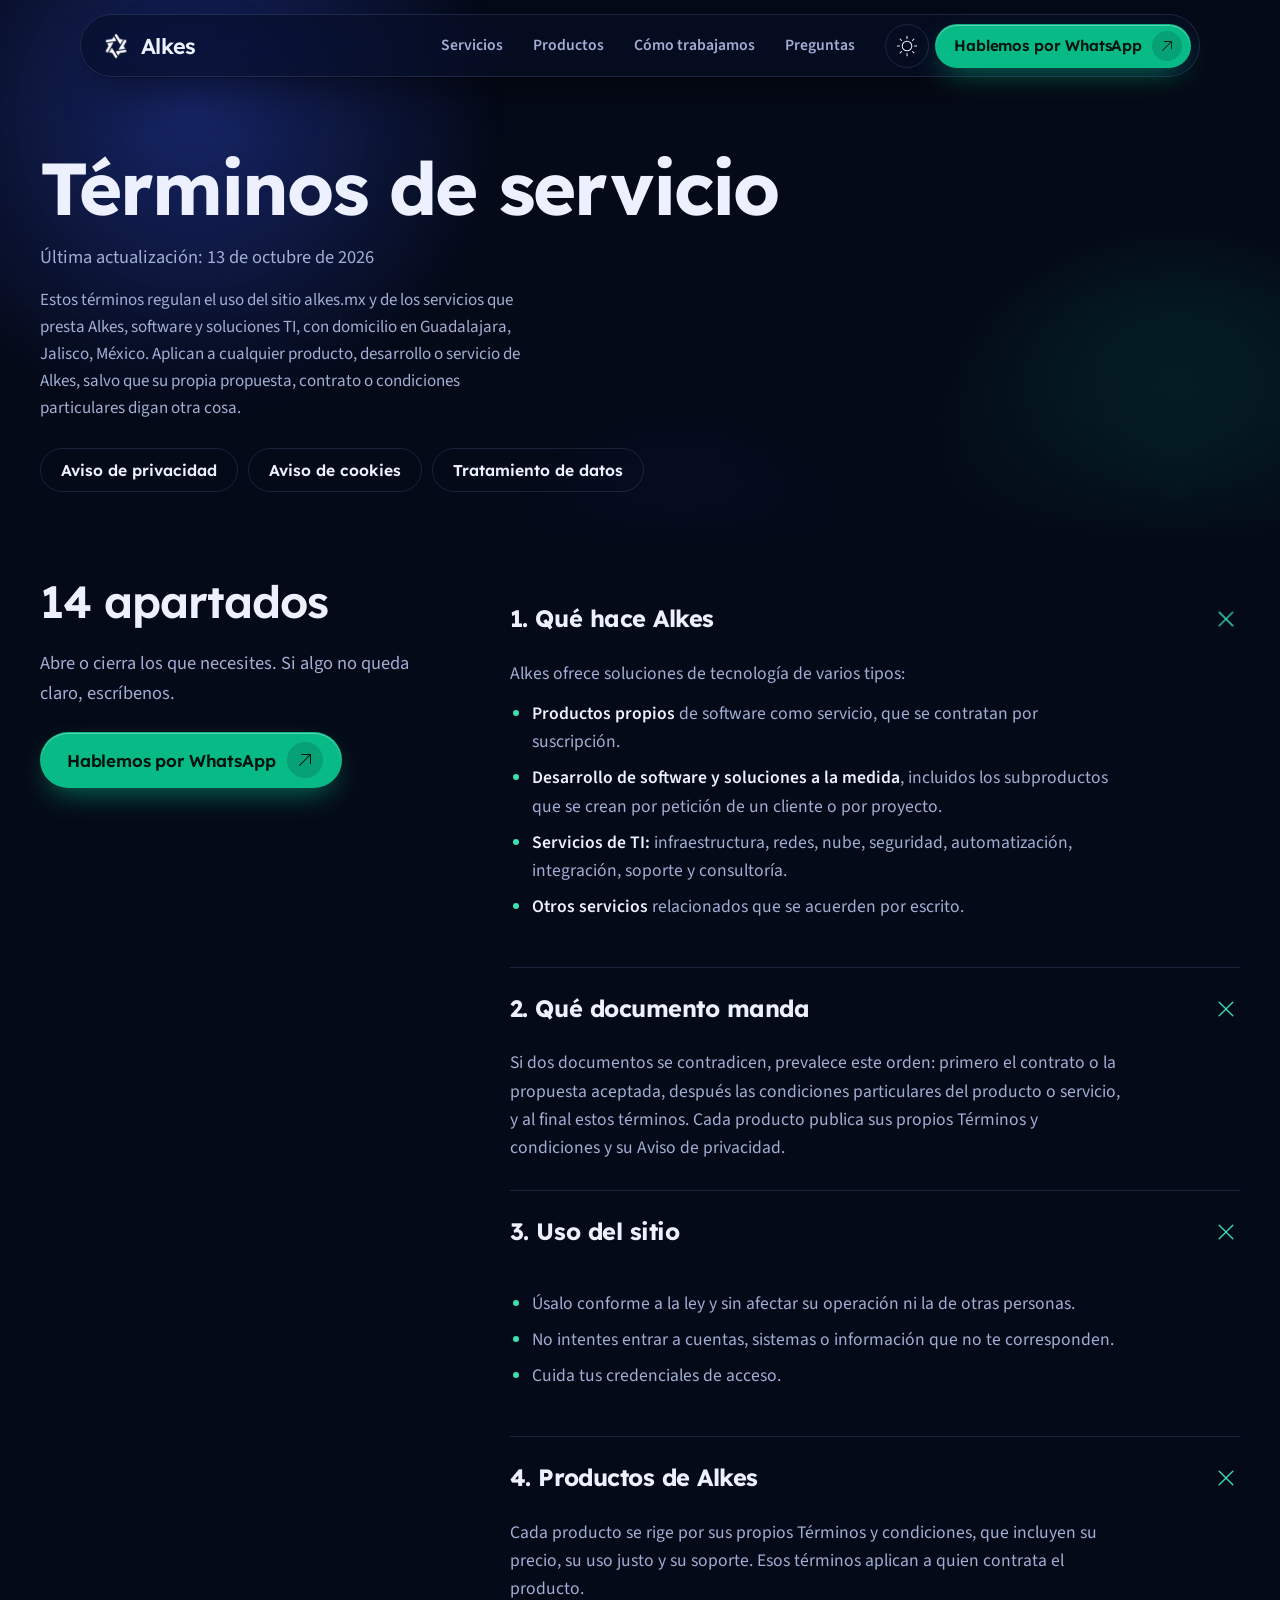
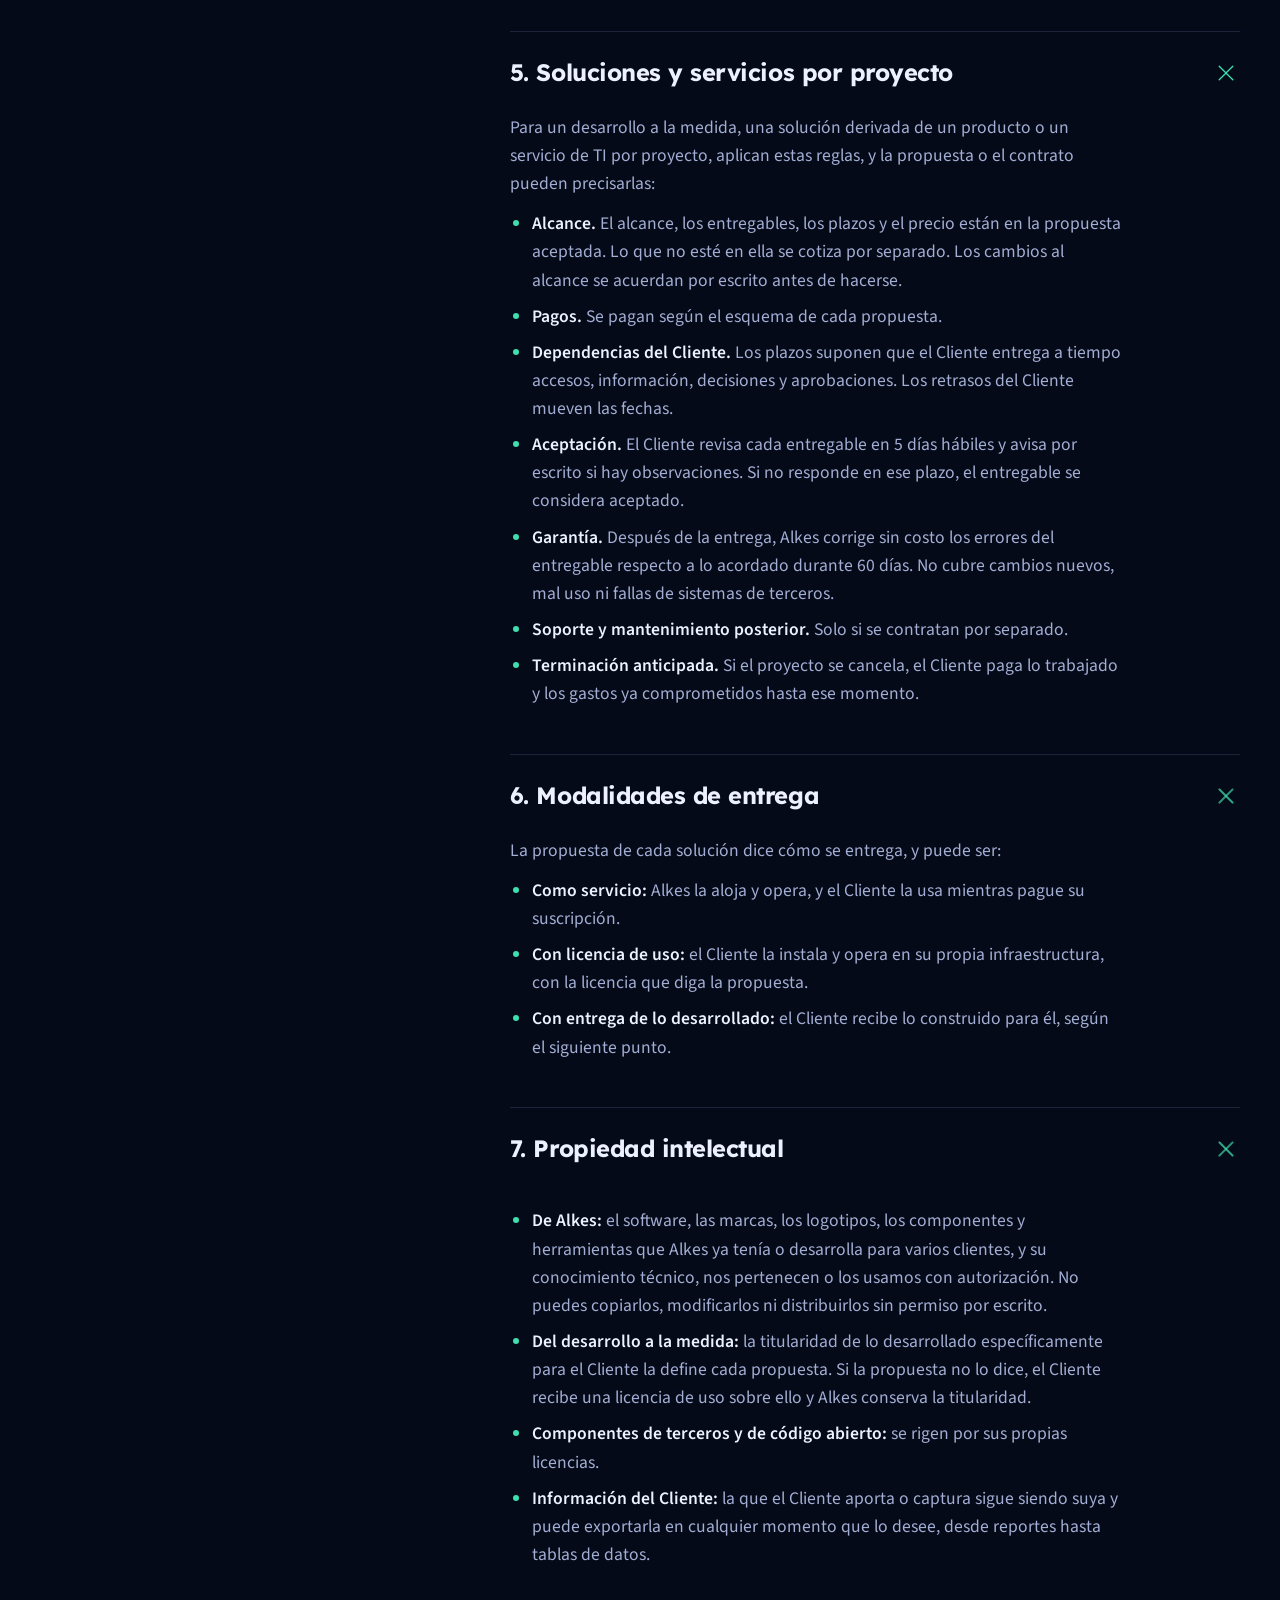
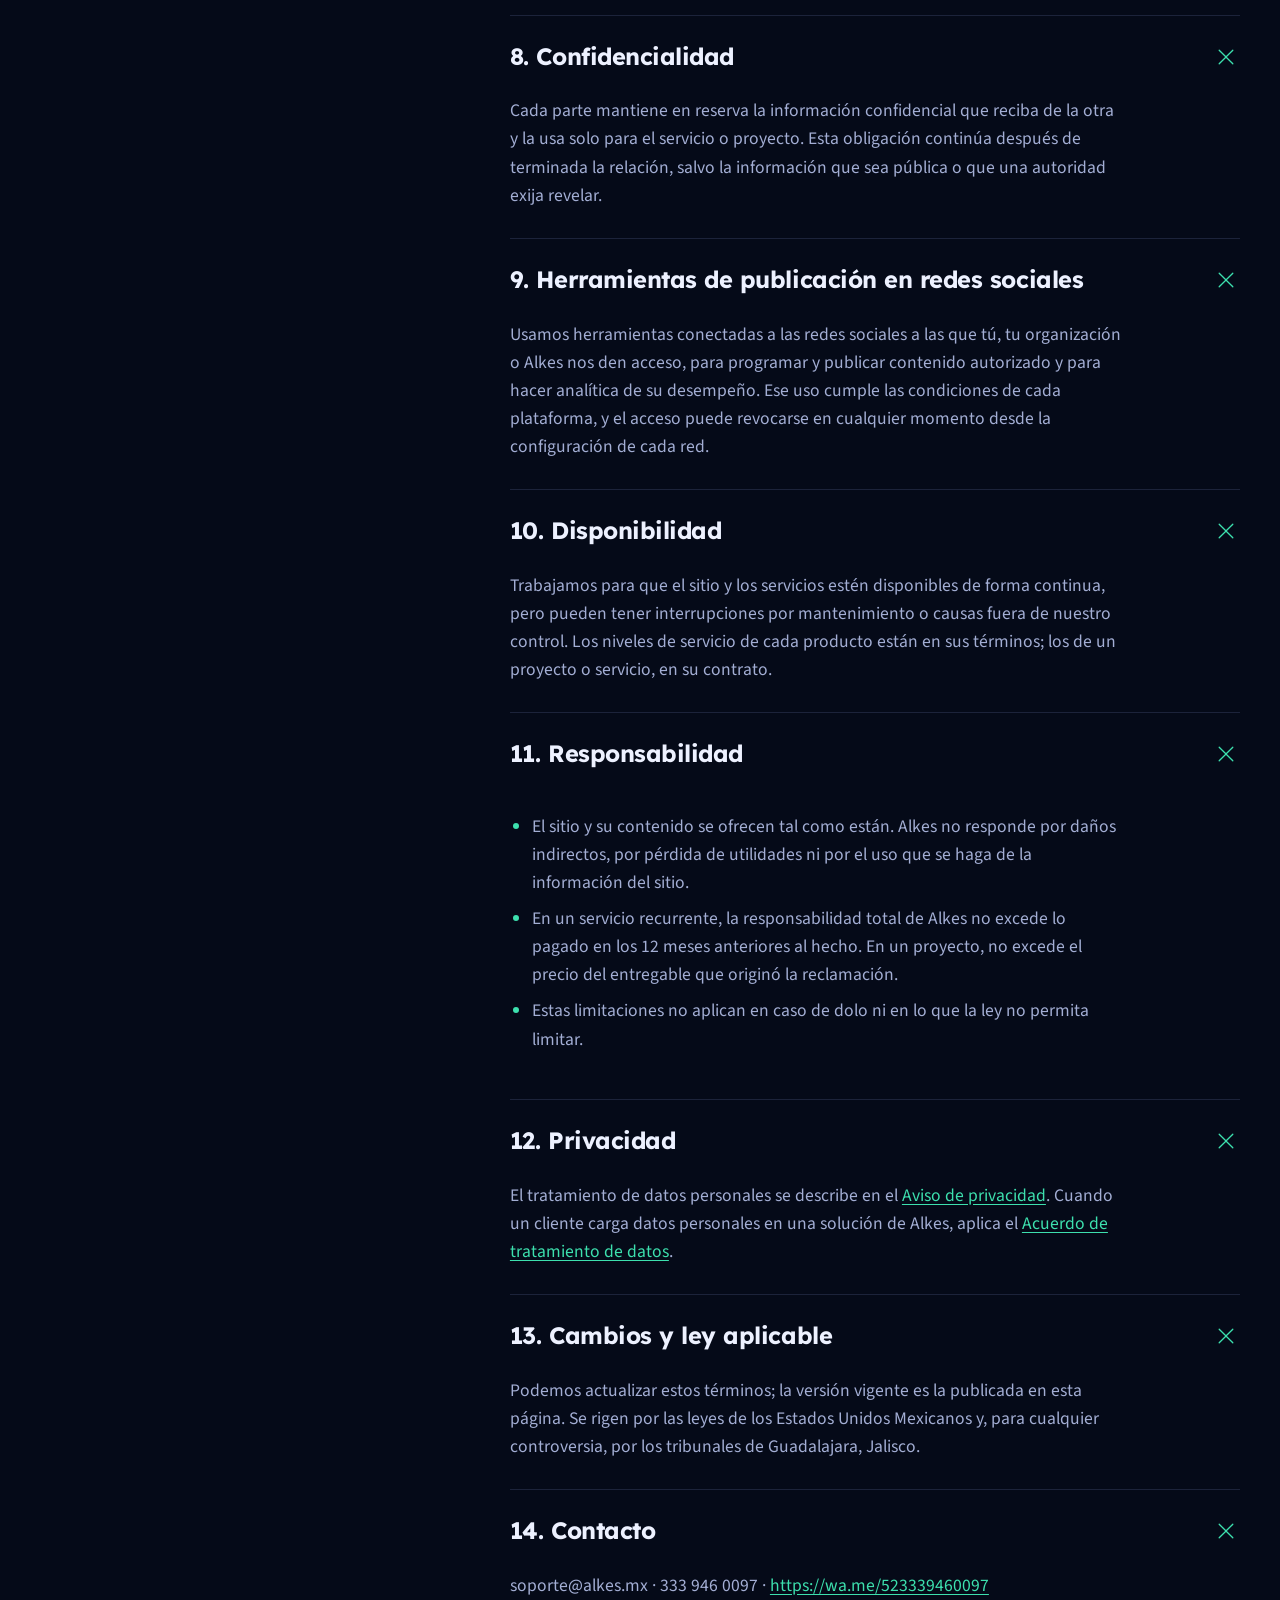
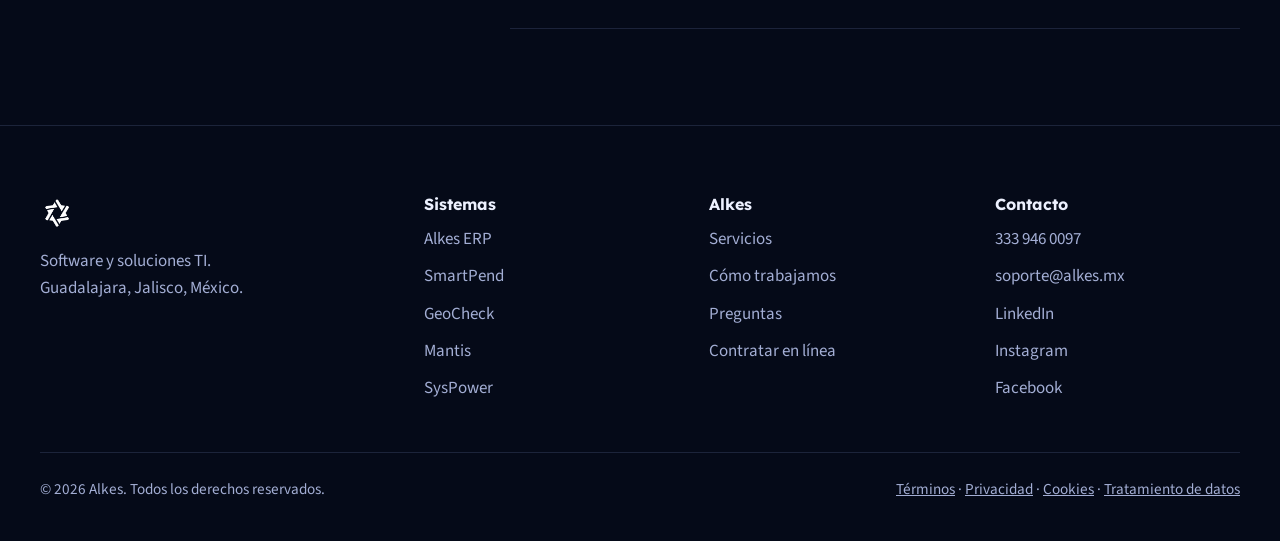
<file: terminos.html>
<!doctype html>
<html lang="es-MX" class="no-js" data-theme="dark">
<head>
<meta charset="utf-8">
<meta name="viewport" content="width=device-width, initial-scale=1, viewport-fit=cover">
<title>Términos de servicio | Alkes</title>
<meta name="description" content="Términos de servicio de Alkes: productos, desarrollos a la medida y servicios de TI.">
<meta name="theme-color" content="#050A18">
<link rel="canonical" href="https://alkes.mx/terminos.html">
<link rel="icon" href="/assets/img/favicon.ico">
<link rel="apple-touch-icon" href="/assets/img/apple-touch-icon.png">
<link rel="preload" href="/assets/fonts/lexend-latin.woff2" as="font" type="font/woff2" crossorigin>
<link rel="preload" href="/assets/fonts/source-sans-3-latin.woff2" as="font" type="font/woff2" crossorigin>
<link rel="stylesheet" href="/assets/home.css?v=4">
<link rel="stylesheet" href="/assets/legal.css?v=1">
<script>(function(){var r=document.documentElement;r.className=r.className.replace('no-js','js');try{var t=localStorage.getItem('alkes-tema');if(t==='light'||t==='dark')r.setAttribute('data-theme',t)}catch(e){}})();</script>
</head>
<body>
<a class="skip" href="#main">Saltar al contenido</a>
<header class="nav"><div class="nav__in">
  <a class="nav__logo" href="/#top" aria-label="Alkes, inicio"><img class="logo-l" src="/assets/img/logo_alkes.png" alt="Alkes" height="30"><img class="logo-d" src="/assets/img/logo_alkes_blanco.png" alt="" height="30"><span>Alkes</span></a>
  <ul class="nav__links"><li><a href="/#servicios">Servicios</a></li><li><a href="/#productos">Productos</a></li><li><a href="/#proceso">Cómo trabajamos</a></li><li><a href="/#preguntas">Preguntas</a></li></ul>
  <button class="nav__tema" type="button" aria-label="Cambiar a tema claro"><span class="t-sun"><svg class="ico" aria-hidden="true" focusable="false" xmlns="http://www.w3.org/2000/svg" viewBox="0 0 256 256" fill="currentColor"><path d="M122,40V16a6,6,0,0,1,12,0V40a6,6,0,0,1-12,0Zm68,88a62,62,0,1,1-62-62A62.07,62.07,0,0,1,190,128Zm-12,0a50,50,0,1,0-50,50A50.06,50.06,0,0,0,178,128ZM59.76,68.24a6,6,0,1,0,8.48-8.48l-16-16a6,6,0,0,0-8.48,8.48Zm0,119.52-16,16a6,6,0,1,0,8.48,8.48l16-16a6,6,0,1,0-8.48-8.48ZM192,70a6,6,0,0,0,4.24-1.76l16-16a6,6,0,0,0-8.48-8.48l-16,16A6,6,0,0,0,192,70Zm4.24,117.76a6,6,0,0,0-8.48,8.48l16,16a6,6,0,0,0,8.48-8.48ZM46,128a6,6,0,0,0-6-6H16a6,6,0,0,0,0,12H40A6,6,0,0,0,46,128Zm82,82a6,6,0,0,0-6,6v24a6,6,0,0,0,12,0V216A6,6,0,0,0,128,210Zm112-88H216a6,6,0,0,0,0,12h24a6,6,0,0,0,0-12Z"/></svg></span><span class="t-moon"><svg class="ico" aria-hidden="true" focusable="false" xmlns="http://www.w3.org/2000/svg" viewBox="0 0 256 256" fill="currentColor"><path d="M232.13,143.64a6,6,0,0,0-6-1.49A90.07,90.07,0,0,1,113.86,29.85a6,6,0,0,0-7.49-7.48A102.88,102.88,0,0,0,54.48,58.68,102,102,0,0,0,197.32,201.52a102.88,102.88,0,0,0,36.31-51.89A6,6,0,0,0,232.13,143.64Zm-42,48.29a90,90,0,0,1-126-126A90.9,90.9,0,0,1,99.65,37.66,102.06,102.06,0,0,0,218.34,156.35,90.9,90.9,0,0,1,190.1,191.93Z"/></svg></span></button>
  <a class="btn btn--wa btn--sm" href="https://wa.me/523339460097?text=Hola%2C%20vi%20su%20sitio%20alkes.mx%20y%20quiero%20platicar%20con%20ustedes." target="_blank" rel="noopener">Hablemos por WhatsApp<span class="btn__i"><svg class="ico" aria-hidden="true" focusable="false" xmlns="http://www.w3.org/2000/svg" viewBox="0 0 256 256" fill="currentColor"><path d="M198,64V168a6,6,0,0,1-12,0V78.48L68.24,196.24a6,6,0,0,1-8.48-8.48L177.52,70H88a6,6,0,0,1,0-12H192A6,6,0,0,1,198,64Z"/></svg></span></a>
  <button class="nav__burger" type="button" aria-label="Abrir menú" aria-expanded="false"><span></span><span></span><span></span></button>
</div></header>
<nav class="menu" aria-label="Menú">
  <a href="/#servicios">Servicios</a><a href="/#productos">Productos</a><a href="/#proceso">Cómo trabajamos</a><a href="/#preguntas">Preguntas</a>
  <a class="btn btn--wa " href="https://wa.me/523339460097?text=Hola%2C%20vi%20su%20sitio%20alkes.mx%20y%20quiero%20platicar%20con%20ustedes." target="_blank" rel="noopener">Hablemos por WhatsApp<span class="btn__i"><svg class="ico" aria-hidden="true" focusable="false" xmlns="http://www.w3.org/2000/svg" viewBox="0 0 256 256" fill="currentColor"><path d="M198,64V168a6,6,0,0,1-12,0V78.48L68.24,196.24a6,6,0,0,1-8.48-8.48L177.52,70H88a6,6,0,0,1,0-12H192A6,6,0,0,1,198,64Z"/></svg></span></a>
</nav>
<main id="main">
<section class="lhero">
  <div class="aurora" aria-hidden="true"><i></i><i></i><i></i></div>
  <div class="wrap">
    <h1>Términos de servicio</h1>
    <p class="lhero__d">Última actualización: 13 de octubre de 2026</p>
    <p class="pre">Estos términos regulan el uso del sitio alkes.mx y de los servicios que presta Alkes, software y soluciones TI, con domicilio en Guadalajara, Jalisco, México. Aplican a cualquier producto, desarrollo o servicio de Alkes, salvo que su propia propuesta, contrato o condiciones particulares digan otra cosa.</p>
    <div class="lhero__row"><a href="/privacidad.html">Aviso de privacidad</a><a href="/cookies.html">Aviso de cookies</a><a href="/encargo-de-datos.html">Tratamiento de datos</a></div>
  </div>
</section>
<section class="sec ldoc">
  <div class="wrap faq">
    <div class="faq__aside">
      <h2>14 apartados</h2>
      <p class="sec__lede" style="margin:0">Abre o cierra los que necesites. Si algo no queda claro, escríbenos.</p>
      <a class="btn btn--wa " href="https://wa.me/523339460097?text=Hola%2C%20vi%20su%20sitio%20alkes.mx%20y%20quiero%20platicar%20con%20ustedes." target="_blank" rel="noopener">Hablemos por WhatsApp<span class="btn__i"><svg class="ico" aria-hidden="true" focusable="false" xmlns="http://www.w3.org/2000/svg" viewBox="0 0 256 256" fill="currentColor"><path d="M198,64V168a6,6,0,0,1-12,0V78.48L68.24,196.24a6,6,0,0,1-8.48-8.48L177.52,70H88a6,6,0,0,1,0-12H192A6,6,0,0,1,198,64Z"/></svg></span></a>
    </div>
    <div><details class="q" open><summary>1. Qué hace Alkes<svg class="ico" aria-hidden="true" focusable="false" xmlns="http://www.w3.org/2000/svg" viewBox="0 0 256 256" fill="currentColor"><path d="M222,128a6,6,0,0,1-6,6H134v82a6,6,0,0,1-12,0V134H40a6,6,0,0,1,0-12h82V40a6,6,0,0,1,12,0v82h82A6,6,0,0,1,222,128Z"/></svg></summary><div class="q__a"><p>Alkes ofrece soluciones de tecnología de varios tipos:</p>
<ul><li><strong>Productos propios</strong> de software como servicio, que se contratan por suscripción.</li><li><strong>Desarrollo de software y soluciones a la medida</strong>, incluidos los subproductos que se crean por petición de un cliente o por proyecto.</li><li><strong>Servicios de TI:</strong> infraestructura, redes, nube, seguridad, automatización, integración, soporte y consultoría.</li><li><strong>Otros servicios</strong> relacionados que se acuerden por escrito.</li></ul></div></details><details class="q" open><summary>2. Qué documento manda<svg class="ico" aria-hidden="true" focusable="false" xmlns="http://www.w3.org/2000/svg" viewBox="0 0 256 256" fill="currentColor"><path d="M222,128a6,6,0,0,1-6,6H134v82a6,6,0,0,1-12,0V134H40a6,6,0,0,1,0-12h82V40a6,6,0,0,1,12,0v82h82A6,6,0,0,1,222,128Z"/></svg></summary><div class="q__a"><p>Si dos documentos se contradicen, prevalece este orden: primero el contrato o la propuesta aceptada, después las condiciones particulares del producto o servicio, y al final estos términos. Cada producto publica sus propios Términos y condiciones y su Aviso de privacidad.</p></div></details><details class="q" open><summary>3. Uso del sitio<svg class="ico" aria-hidden="true" focusable="false" xmlns="http://www.w3.org/2000/svg" viewBox="0 0 256 256" fill="currentColor"><path d="M222,128a6,6,0,0,1-6,6H134v82a6,6,0,0,1-12,0V134H40a6,6,0,0,1,0-12h82V40a6,6,0,0,1,12,0v82h82A6,6,0,0,1,222,128Z"/></svg></summary><div class="q__a"><ul><li>Úsalo conforme a la ley y sin afectar su operación ni la de otras personas.</li><li>No intentes entrar a cuentas, sistemas o información que no te corresponden.</li><li>Cuida tus credenciales de acceso.</li></ul></div></details><details class="q" open><summary>4. Productos de Alkes<svg class="ico" aria-hidden="true" focusable="false" xmlns="http://www.w3.org/2000/svg" viewBox="0 0 256 256" fill="currentColor"><path d="M222,128a6,6,0,0,1-6,6H134v82a6,6,0,0,1-12,0V134H40a6,6,0,0,1,0-12h82V40a6,6,0,0,1,12,0v82h82A6,6,0,0,1,222,128Z"/></svg></summary><div class="q__a"><p>Cada producto se rige por sus propios Términos y condiciones, que incluyen su precio, su uso justo y su soporte. Esos términos aplican a quien contrata el producto.</p></div></details><details class="q" open><summary>5. Soluciones y servicios por proyecto<svg class="ico" aria-hidden="true" focusable="false" xmlns="http://www.w3.org/2000/svg" viewBox="0 0 256 256" fill="currentColor"><path d="M222,128a6,6,0,0,1-6,6H134v82a6,6,0,0,1-12,0V134H40a6,6,0,0,1,0-12h82V40a6,6,0,0,1,12,0v82h82A6,6,0,0,1,222,128Z"/></svg></summary><div class="q__a"><p>Para un desarrollo a la medida, una solución derivada de un producto o un servicio de TI por proyecto, aplican estas reglas, y la propuesta o el contrato pueden precisarlas:</p>
<ul><li><strong>Alcance.</strong> El alcance, los entregables, los plazos y el precio están en la propuesta aceptada. Lo que no esté en ella se cotiza por separado. Los cambios al alcance se acuerdan por escrito antes de hacerse.</li><li><strong>Pagos.</strong> Se pagan según el esquema de cada propuesta.</li><li><strong>Dependencias del Cliente.</strong> Los plazos suponen que el Cliente entrega a tiempo accesos, información, decisiones y aprobaciones. Los retrasos del Cliente mueven las fechas.</li><li><strong>Aceptación.</strong> El Cliente revisa cada entregable en 5 días hábiles y avisa por escrito si hay observaciones. Si no responde en ese plazo, el entregable se considera aceptado.</li><li><strong>Garantía.</strong> Después de la entrega, Alkes corrige sin costo los errores del entregable respecto a lo acordado durante 60 días. No cubre cambios nuevos, mal uso ni fallas de sistemas de terceros.</li><li><strong>Soporte y mantenimiento posterior.</strong> Solo si se contratan por separado.</li><li><strong>Terminación anticipada.</strong> Si el proyecto se cancela, el Cliente paga lo trabajado y los gastos ya comprometidos hasta ese momento.</li></ul></div></details><details class="q" open><summary>6. Modalidades de entrega<svg class="ico" aria-hidden="true" focusable="false" xmlns="http://www.w3.org/2000/svg" viewBox="0 0 256 256" fill="currentColor"><path d="M222,128a6,6,0,0,1-6,6H134v82a6,6,0,0,1-12,0V134H40a6,6,0,0,1,0-12h82V40a6,6,0,0,1,12,0v82h82A6,6,0,0,1,222,128Z"/></svg></summary><div class="q__a"><p>La propuesta de cada solución dice cómo se entrega, y puede ser:</p>
<ul><li><strong>Como servicio:</strong> Alkes la aloja y opera, y el Cliente la usa mientras pague su suscripción.</li><li><strong>Con licencia de uso:</strong> el Cliente la instala y opera en su propia infraestructura, con la licencia que diga la propuesta.</li><li><strong>Con entrega de lo desarrollado:</strong> el Cliente recibe lo construido para él, según el siguiente punto.</li></ul></div></details><details class="q" open><summary>7. Propiedad intelectual<svg class="ico" aria-hidden="true" focusable="false" xmlns="http://www.w3.org/2000/svg" viewBox="0 0 256 256" fill="currentColor"><path d="M222,128a6,6,0,0,1-6,6H134v82a6,6,0,0,1-12,0V134H40a6,6,0,0,1,0-12h82V40a6,6,0,0,1,12,0v82h82A6,6,0,0,1,222,128Z"/></svg></summary><div class="q__a"><ul><li><strong>De Alkes:</strong> el software, las marcas, los logotipos, los componentes y herramientas que Alkes ya tenía o desarrolla para varios clientes, y su conocimiento técnico, nos pertenecen o los usamos con autorización. No puedes copiarlos, modificarlos ni distribuirlos sin permiso por escrito.</li><li><strong>Del desarrollo a la medida:</strong> la titularidad de lo desarrollado específicamente para el Cliente la define cada propuesta. Si la propuesta no lo dice, el Cliente recibe una licencia de uso sobre ello y Alkes conserva la titularidad.</li><li><strong>Componentes de terceros y de código abierto:</strong> se rigen por sus propias licencias.</li><li><strong>Información del Cliente:</strong> la que el Cliente aporta o captura sigue siendo suya y puede exportarla en cualquier momento que lo desee, desde reportes hasta tablas de datos.</li></ul></div></details><details class="q" open><summary>8. Confidencialidad<svg class="ico" aria-hidden="true" focusable="false" xmlns="http://www.w3.org/2000/svg" viewBox="0 0 256 256" fill="currentColor"><path d="M222,128a6,6,0,0,1-6,6H134v82a6,6,0,0,1-12,0V134H40a6,6,0,0,1,0-12h82V40a6,6,0,0,1,12,0v82h82A6,6,0,0,1,222,128Z"/></svg></summary><div class="q__a"><p>Cada parte mantiene en reserva la información confidencial que reciba de la otra y la usa solo para el servicio o proyecto. Esta obligación continúa después de terminada la relación, salvo la información que sea pública o que una autoridad exija revelar.</p></div></details><details class="q" open><summary>9. Herramientas de publicación en redes sociales<svg class="ico" aria-hidden="true" focusable="false" xmlns="http://www.w3.org/2000/svg" viewBox="0 0 256 256" fill="currentColor"><path d="M222,128a6,6,0,0,1-6,6H134v82a6,6,0,0,1-12,0V134H40a6,6,0,0,1,0-12h82V40a6,6,0,0,1,12,0v82h82A6,6,0,0,1,222,128Z"/></svg></summary><div class="q__a"><p>Usamos herramientas conectadas a las redes sociales a las que tú, tu organización o Alkes nos den acceso, para programar y publicar contenido autorizado y para hacer analítica de su desempeño. Ese uso cumple las condiciones de cada plataforma, y el acceso puede revocarse en cualquier momento desde la configuración de cada red.</p></div></details><details class="q" open><summary>10. Disponibilidad<svg class="ico" aria-hidden="true" focusable="false" xmlns="http://www.w3.org/2000/svg" viewBox="0 0 256 256" fill="currentColor"><path d="M222,128a6,6,0,0,1-6,6H134v82a6,6,0,0,1-12,0V134H40a6,6,0,0,1,0-12h82V40a6,6,0,0,1,12,0v82h82A6,6,0,0,1,222,128Z"/></svg></summary><div class="q__a"><p>Trabajamos para que el sitio y los servicios estén disponibles de forma continua, pero pueden tener interrupciones por mantenimiento o causas fuera de nuestro control. Los niveles de servicio de cada producto están en sus términos; los de un proyecto o servicio, en su contrato.</p></div></details><details class="q" open><summary>11. Responsabilidad<svg class="ico" aria-hidden="true" focusable="false" xmlns="http://www.w3.org/2000/svg" viewBox="0 0 256 256" fill="currentColor"><path d="M222,128a6,6,0,0,1-6,6H134v82a6,6,0,0,1-12,0V134H40a6,6,0,0,1,0-12h82V40a6,6,0,0,1,12,0v82h82A6,6,0,0,1,222,128Z"/></svg></summary><div class="q__a"><ul><li>El sitio y su contenido se ofrecen tal como están. Alkes no responde por daños indirectos, por pérdida de utilidades ni por el uso que se haga de la información del sitio.</li><li>En un servicio recurrente, la responsabilidad total de Alkes no excede lo pagado en los 12 meses anteriores al hecho. En un proyecto, no excede el precio del entregable que originó la reclamación.</li><li>Estas limitaciones no aplican en caso de dolo ni en lo que la ley no permita limitar.</li></ul></div></details><details class="q" open><summary>12. Privacidad<svg class="ico" aria-hidden="true" focusable="false" xmlns="http://www.w3.org/2000/svg" viewBox="0 0 256 256" fill="currentColor"><path d="M222,128a6,6,0,0,1-6,6H134v82a6,6,0,0,1-12,0V134H40a6,6,0,0,1,0-12h82V40a6,6,0,0,1,12,0v82h82A6,6,0,0,1,222,128Z"/></svg></summary><div class="q__a"><p>El tratamiento de datos personales se describe en el <a href="https://alkes.mx/privacidad.html">Aviso de privacidad</a>. Cuando un cliente carga datos personales en una solución de Alkes, aplica el <a href="https://alkes.mx/encargo-de-datos.html">Acuerdo de tratamiento de datos</a>.</p></div></details><details class="q" open><summary>13. Cambios y ley aplicable<svg class="ico" aria-hidden="true" focusable="false" xmlns="http://www.w3.org/2000/svg" viewBox="0 0 256 256" fill="currentColor"><path d="M222,128a6,6,0,0,1-6,6H134v82a6,6,0,0,1-12,0V134H40a6,6,0,0,1,0-12h82V40a6,6,0,0,1,12,0v82h82A6,6,0,0,1,222,128Z"/></svg></summary><div class="q__a"><p>Podemos actualizar estos términos; la versión vigente es la publicada en esta página. Se rigen por las leyes de los Estados Unidos Mexicanos y, para cualquier controversia, por los tribunales de Guadalajara, Jalisco.</p></div></details><details class="q" open><summary>14. Contacto<svg class="ico" aria-hidden="true" focusable="false" xmlns="http://www.w3.org/2000/svg" viewBox="0 0 256 256" fill="currentColor"><path d="M222,128a6,6,0,0,1-6,6H134v82a6,6,0,0,1-12,0V134H40a6,6,0,0,1,0-12h82V40a6,6,0,0,1,12,0v82h82A6,6,0,0,1,222,128Z"/></svg></summary><div class="q__a"><p>soporte@alkes.mx · 333 946 0097 · <a href="https://wa.me/523339460097">https://wa.me/523339460097</a></p></div></details></div>
  </div>
</section>
</main>
<footer class="foot"><div class="wrap">
  <div class="foot__g">
    <div><img class="logo-l" src="/assets/img/logo_alkes.png" alt="Alkes" height="34"><img class="logo-d" src="/assets/img/logo_alkes_blanco.png" alt="" height="34"><p>Software y soluciones TI. Guadalajara, Jalisco, México.</p></div>
    <div><h4>Sistemas</h4><ul><li><a href="https://erp.alkes.mx">Alkes ERP</a></li><li><a href="https://smartpend.alkes.mx">SmartPend</a></li><li><a href="https://geocheck.alkes.mx">GeoCheck</a></li><li><a href="https://mantis.alkes.mx">Mantis</a></li><li><a href="https://syspower.alkes.mx">SysPower</a></li></ul></div>
    <div><h4>Alkes</h4><ul><li><a href="/#servicios">Servicios</a></li><li><a href="/#proceso">Cómo trabajamos</a></li><li><a href="/#preguntas">Preguntas</a></li><li><a href="https://contratar.alkes.mx">Contratar en línea</a></li></ul></div>
    <div><h4>Contacto</h4><ul><li><a href="tel:+523339460097">333 946 0097</a></li><li><a href="mailto:soporte@alkes.mx">soporte@alkes.mx</a></li><li><a href="https://www.linkedin.com/company/alkes-mx">LinkedIn</a></li><li><a href="https://www.instagram.com/alkes.mx">Instagram</a></li><li><a href="https://www.facebook.com/alkes.mx">Facebook</a></li></ul></div>
  </div>
  <div class="foot__b"><span>© 2026 Alkes. Todos los derechos reservados.</span><span><a href="/terminos.html">Términos</a> · <a href="/privacidad.html">Privacidad</a> · <a href="/cookies.html">Cookies</a> · <a href="/encargo-de-datos.html">Tratamiento de datos</a></span></div>
</div></footer>
<script src="/assets/home.js?v=4" defer></script>
</body>
</html>
</file>
<file: assets/home.css>
/* Alkes, página principal. Mundo propio: sala de control de noche, con tema claro. */
@font-face{font-family:"Lexend";font-style:normal;font-weight:500 700;font-display:swap;src:url(fonts/lexend-latin.woff2) format("woff2")}
@font-face{font-family:"Source Sans 3";font-style:normal;font-weight:400 700;font-display:swap;src:url(fonts/source-sans-3-latin.woff2) format("woff2");unicode-range:U+0000-00FF,U+0131,U+0152-0153,U+02BB-02BC,U+02C6,U+02DA,U+02DC,U+2000-206F,U+20AC,U+2122,U+2191,U+2193,U+2212,U+2215,U+FEFF,U+FFFD}

:root{
  --bg:#F3F5FB;--bg2:#E6EAF6;--surface:#FFFFFF;--surface2:#EEF1FA;
  --ink:#0A1230;--muted:#434D78;--line:rgb(10 18 48 / .12);
  --green:#07BA86;--green-text:#046B4E;--on-green:#03130E;--navy:#061C6B;--blue:#3B5BFF;
  --glow-a:rgb(59 91 255 / .22);--glow-b:rgb(7 186 134 / .22);
  --shadow:0 1px 2px rgb(10 18 48 / .06),0 18px 40px -18px rgb(10 18 48 / .22);
  --shadow-lg:0 2px 4px rgb(10 18 48 / .08),0 40px 80px -30px rgb(10 18 48 / .38);
  --nav-bg:rgb(255 255 255 / .72);
  --display:"Lexend","Helvetica Neue",Arial,sans-serif;
  --body:"Source Sans 3",system-ui,-apple-system,"Segoe UI",sans-serif;
  --ease:cubic-bezier(.23,1,.32,1);--ease-io:cubic-bezier(.77,0,.175,1);--ease-drawer:cubic-bezier(.32,.72,0,1);
  color-scheme:light;
}
:root[data-theme="dark"]{
  --bg:#050A18;--bg2:#08102A;--surface:#0D1634;--surface2:#131F46;
  --ink:#EDF1FF;--muted:#A3AED4;--line:rgb(163 182 255 / .15);
  --green-text:#3DE0AE;--navy:#C9D6FA;
  --glow-a:rgb(59 91 255 / .34);--glow-b:rgb(7 186 134 / .26);
  --shadow:0 1px 2px rgb(0 0 0 / .4),0 22px 44px -18px rgb(0 0 0 / .7);
  --shadow-lg:0 2px 4px rgb(0 0 0 / .5),0 50px 90px -30px rgb(0 0 0 / .85);
  --nav-bg:rgb(8 14 36 / .66);
  color-scheme:dark;
}
*,*::before,*::after{box-sizing:border-box}
html{scroll-behavior:smooth;-webkit-text-size-adjust:100%}
body{margin:0;background:var(--bg);color:var(--ink);font:400 1.0625rem/1.6 var(--body);-webkit-font-smoothing:antialiased;text-rendering:optimizeLegibility;overflow-x:hidden}
img,svg{display:block;max-width:100%}
a{color:inherit}
::selection{background:var(--green);color:var(--on-green)}
:focus-visible{outline:2px solid var(--green-text);outline-offset:3px;border-radius:6px}
:root[data-theme="dark"] :focus-visible{outline-color:var(--green)}
h1,h2,h3{font-family:var(--display);font-weight:700;letter-spacing:-.018em;margin:0;text-wrap:balance}
p{margin:0}
.ico{width:1.35em;height:1.35em;flex:none;fill:currentColor}
.wrap{width:min(1200px,100% - 40px);margin-inline:auto}
.sr{position:absolute;width:1px;height:1px;overflow:hidden;clip:rect(0 0 0 0);white-space:nowrap}
.skip{position:absolute;left:12px;top:-60px;background:var(--green);color:var(--on-green);padding:10px 16px;border-radius:12px;font-weight:600;z-index:200}
.skip:focus{top:12px}

/* ---------- botones ---------- */
.btn{--h:56px;display:inline-flex;align-items:center;justify-content:center;gap:12px;min-height:var(--h);padding:0 18px 0 26px;border-radius:999px;border:1px solid transparent;font:600 1.0625rem/1 var(--display);letter-spacing:-.01em;text-decoration:none;white-space:nowrap;cursor:pointer;transition:transform .16s var(--ease),box-shadow .25s var(--ease),background-color .2s,border-color .2s}
.btn:active{transform:scale(.97)}
.btn--wa{background:var(--green);color:var(--on-green);box-shadow:0 1px 0 rgb(255 255 255 / .35) inset,0 12px 30px -10px rgb(7 186 134 / .65)}
.btn--wa .btn__i{display:grid;place-items:center;width:36px;height:36px;border-radius:50%;background:rgb(3 19 14 / .14);transition:transform .35s var(--ease)}
.btn--wa .btn__i .ico{width:22px;height:22px}
.btn--ghost{background:transparent;color:var(--ink);border-color:var(--line);padding:0 26px}
.btn--sm{--h:44px;padding:0 8px 0 18px;font-size:.95rem;gap:10px}
.btn--sm .btn__i{width:30px;height:30px}
.btn--sm .btn__i .ico{width:18px;height:18px}
.btn--lg{--h:68px;font-size:1.25rem;padding:0 14px 0 34px}
.btn--lg .btn__i{width:46px;height:46px}
.btn--lg .btn__i .ico{width:28px;height:28px}
@media (hover:hover) and (pointer:fine){
  .btn--wa:hover{box-shadow:0 1px 0 rgb(255 255 255 / .35) inset,0 18px 40px -10px rgb(7 186 134 / .85);transform:translateY(-2px)}
  .btn--wa:hover .btn__i{transform:translate(3px,-2px) scale(1.06)}
  .btn--ghost:hover{border-color:var(--green-text);background:var(--surface)}
}
.tlink{display:inline-flex;align-items:center;gap:8px;font-weight:600;color:var(--green-text);text-decoration:none;border-bottom:1px solid transparent;transition:border-color .2s,gap .25s var(--ease)}
.tlink .ico{width:1.1em;height:1.1em}
@media (hover:hover) and (pointer:fine){.tlink:hover{border-color:currentColor;gap:12px}}

/* ---------- barra ---------- */
.nav{position:fixed;inset:14px 0 auto;z-index:100;pointer-events:none}
.nav__in{pointer-events:auto;width:min(1120px,100% - 28px);margin-inline:auto;display:flex;align-items:center;gap:6px;padding:8px 8px 8px 20px;border-radius:999px;background:var(--nav-bg);border:1px solid var(--line);backdrop-filter:blur(18px) saturate(1.4);-webkit-backdrop-filter:blur(18px) saturate(1.4);box-shadow:var(--shadow);transition:transform .4s var(--ease),background-color .3s}
.nav__logo{display:flex;align-items:center;margin-right:auto}
.nav__logo{gap:10px;text-decoration:none;font:700 1.35rem/1 var(--display);letter-spacing:-.03em}
.nav__logo img{height:30px;width:auto}
.logo-d{display:none}
:root[data-theme="dark"] .logo-d{display:block}
:root[data-theme="dark"] .logo-l{display:none}
.nav__links{display:flex;align-items:center;gap:2px;list-style:none;margin:0 10px 0 0;padding:0}
.nav__links a{display:block;padding:10px 14px;border-radius:999px;color:var(--muted);text-decoration:none;font-weight:600;font-size:.98rem;transition:color .2s,background-color .2s}
@media (hover:hover) and (pointer:fine){.nav__links a:hover{color:var(--ink);background:var(--surface2)}}
.nav__tema,.nav__burger{width:44px;height:44px;border-radius:50%;border:1px solid var(--line);background:transparent;color:var(--ink);display:grid;place-items:center;cursor:pointer;transition:transform .16s var(--ease),background-color .2s}
.nav__tema:active,.nav__burger:active{transform:scale(.94)}
.nav__tema .ico{width:22px;height:22px}
.t-sun{display:none}
:root[data-theme="dark"] .t-sun{display:block}
:root[data-theme="dark"] .t-moon{display:none}
.nav__burger{display:none}
.nav__burger span{display:block;width:18px;height:1.5px;background:currentColor;border-radius:2px;transition:transform .4s var(--ease-drawer),opacity .2s}
.nav__burger{gap:5px;align-content:center}
.nav__burger[aria-expanded="true"] span:nth-child(1){transform:translateY(6.5px) rotate(45deg)}
.nav__burger[aria-expanded="true"] span:nth-child(2){opacity:0}
.nav__burger[aria-expanded="true"] span:nth-child(3){transform:translateY(-6.5px) rotate(-45deg)}
.menu{position:fixed;inset:0;z-index:90;background:var(--bg);display:flex;flex-direction:column;justify-content:center;gap:6px;padding:100px 28px 40px;opacity:0;visibility:hidden;transition:opacity .3s var(--ease),visibility .3s}
.menu.is-open{opacity:1;visibility:visible}
.menu a:not(.btn){font:700 clamp(2rem,9vw,3rem)/1.15 var(--display);letter-spacing:-.03em;text-decoration:none;padding:8px 0;transform:translateY(24px);opacity:0;transition:transform .5s var(--ease-drawer),opacity .4s}
.menu.is-open a:not(.btn){transform:none;opacity:1}
.menu.is-open a:nth-child(2){transition-delay:.05s}.menu.is-open a:nth-child(3){transition-delay:.1s}.menu.is-open a:nth-child(4){transition-delay:.15s}.menu.is-open a:nth-child(5){transition-delay:.2s}
.menu .btn{margin-top:22px;align-self:flex-start}
@media (max-width:980px){.nav__links,.nav .btn--sm{display:none}.nav__burger{display:grid}}

/* ---------- hero ---------- */
.hero{position:relative;min-height:100dvh;display:flex;align-items:center;padding:112px 0 72px;overflow:clip;isolation:isolate}
.aurora{position:absolute;inset:0;z-index:-1;pointer-events:none;overflow:hidden}
.aurora i{position:absolute;border-radius:50%;will-change:transform}
.aurora i:nth-child(1){width:70vmax;height:70vmax;left:-20vmax;top:-26vmax;background:radial-gradient(closest-side,var(--glow-a),transparent 70%);animation:drift 22s var(--ease-io) infinite alternate}
.aurora i:nth-child(2){width:60vmax;height:60vmax;right:-22vmax;top:8vmax;background:radial-gradient(closest-side,var(--glow-b),transparent 70%);animation:drift 28s var(--ease-io) infinite alternate-reverse}
.aurora i:nth-child(3){width:46vmax;height:46vmax;left:30vw;bottom:-28vmax;background:radial-gradient(closest-side,var(--glow-a),transparent 70%);animation:drift 34s var(--ease-io) infinite alternate}
@keyframes drift{to{transform:translate3d(6vmax,4vmax,0) scale(1.12)}}
.hero__grid{display:grid;grid-template-columns:minmax(0,.95fr) minmax(0,1.05fr);gap:clamp(24px,4vw,64px);align-items:center}
.hero h1{font-size:clamp(2.7rem,1.3rem + 5vw,5.4rem);line-height:1;letter-spacing:-.028em;font-weight:700}
.hero h1 .w{display:inline-block;overflow:hidden;vertical-align:top;padding-bottom:.12em;margin-bottom:-.12em}
.hero h1 .w>span{display:inline-block;transform:translateY(105%);animation:up .9s var(--ease) forwards;animation-delay:calc(var(--i) * 70ms + 120ms)}
@keyframes up{to{transform:none}}
.hero__sub{margin-top:26px;max-width:34ch;font-size:clamp(1.15rem,1rem + .5vw,1.4rem);line-height:1.5;color:var(--muted);opacity:0;animation:fade .8s var(--ease) .75s forwards}
.hero__cta{margin-top:34px;display:flex;flex-wrap:wrap;gap:14px;align-items:center;opacity:0;animation:fade .8s var(--ease) .9s forwards}
@keyframes fade{to{opacity:1}}
.net{position:relative;aspect-ratio:600/540;width:min(100%,640px);justify-self:center;opacity:0;animation:fade 1s var(--ease) .35s forwards}
.net__svg{position:absolute;inset:0;width:100%;height:100%;overflow:visible}
.ln{fill:none;stroke:var(--muted);opacity:.45;stroke-width:1.6;stroke-dasharray:3 7;animation:flow 1.6s linear infinite;transition:stroke .3s}
.ln.hot{stroke:var(--green);opacity:1;stroke-width:2.2}
@keyframes flow{to{stroke-dashoffset:-20}}
.pk{fill:var(--green);filter:drop-shadow(0 0 5px var(--green))}
.nd{position:absolute;translate:-50% -50%;display:flex;flex-direction:column;align-items:center;gap:8px;will-change:transform}
.nd .ico{width:34px;height:34px;padding:19px;box-sizing:content-box;border-radius:50%;background:var(--surface);border:1px solid var(--line);box-shadow:var(--shadow);color:var(--green-text);transition:transform .35s var(--ease),border-color .3s,box-shadow .3s}
.nd span{font:700 .95rem/1.1 var(--display);letter-spacing:-.01em;white-space:nowrap;padding:5px 11px;border-radius:999px;background:var(--surface);border:1px solid var(--line)}
.nd:not(.nd--c) span{transition:color .3s}
.nd--c{left:50%;top:50%;width:142px;height:142px;border-radius:50%;justify-content:center;gap:6px;background:var(--surface);border:1px solid var(--line);box-shadow:var(--shadow-lg),0 0 60px -10px var(--glow-b)}
.nd--c img{width:46px;height:46px;object-fit:contain}
.nd--c b{font:700 1.15rem/1 var(--display);letter-spacing:-.02em}
.nd__ring{position:absolute;inset:-6px;border-radius:50%;border:1.5px solid var(--green);opacity:0;animation:ring 3.4s var(--ease) infinite}
.nd__ring.r2{animation-delay:1.7s}
@media (hover:hover) and (pointer:fine){
 .nd:not(.nd--c):hover .ico{transform:scale(1.1);border-color:var(--green);box-shadow:0 0 0 6px rgb(7 186 134 / .14),var(--shadow)}
 .nd:not(.nd--c):hover span{color:var(--green-text)}
}
.nd--c .logo-l,.nd--c .logo-d{margin:0}
.fr{border-radius:16px;background:var(--surface);border:1px solid var(--line);box-shadow:var(--shadow-lg);overflow:hidden}
.fr__bar{display:flex;align-items:center;gap:8px;height:30px;padding:0 12px;background:var(--surface2);border-bottom:1px solid var(--line);font:600 .72rem/1 var(--body);color:var(--muted);letter-spacing:.01em}
.fr__bar b{width:7px;height:7px;border-radius:50%;background:var(--line);box-shadow:12px 0 0 var(--line),24px 0 0 var(--line);margin-right:26px;font-weight:400}
.fr img{width:100%;height:auto;aspect-ratio:1568/768;object-fit:cover;object-position:top left}
.shot-l{display:block}.shot-d{display:none}
:root[data-theme="dark"] .shot-l{display:none}
:root[data-theme="dark"] .shot-d{display:block}

/* ---------- herramientas (única marquesina) ---------- */
.tools{border-block:1px solid var(--line);background:var(--bg2);padding:26px 0;overflow:hidden}
.tools__t{width:min(1200px,100% - 40px);margin:0 auto 18px;color:var(--muted);font-weight:600}
.marq{display:flex;width:max-content;animation:marq 48s linear infinite}
.marq:hover{animation-play-state:paused}
.marq ul{display:flex;gap:56px;list-style:none;margin:0;padding:0 28px;align-items:center}
.marq li{display:flex;align-items:center;gap:12px;font:600 1.05rem/1 var(--display);color:var(--muted);white-space:nowrap}
.marq li svg{width:26px;height:26px;fill:currentColor}
@keyframes marq{to{transform:translateX(-50%)}}

/* ---------- secciones ---------- */
.sec{padding:clamp(80px,11vw,160px) 0;position:relative}
.sec--alt{background:var(--bg2)}
.sec__h{max-width:20ch}
.sec__h h2,.sec h2{font-size:clamp(2.2rem,1.2rem + 3.8vw,4.4rem);line-height:1.04;letter-spacing:-.022em;font-weight:700}
.sec__lede{margin-top:20px;max-width:46ch;font-size:1.2rem;color:var(--muted)}
[data-r]{opacity:0;transform:translateY(26px);filter:blur(6px);transition:opacity .8s var(--ease),transform .8s var(--ease),filter .8s var(--ease);transition-delay:var(--d,0ms)}
.no-js [data-r],[data-r].in{opacity:1;transform:none;filter:none}

/* bento */
.bento{display:grid;grid-template-columns:repeat(12,1fr);gap:16px;margin-top:56px}
.tile{position:relative;border-radius:28px;padding:clamp(24px,3vw,38px);background:var(--surface);border:1px solid var(--line);box-shadow:var(--shadow);overflow:hidden;isolation:isolate;display:flex;flex-direction:column;gap:14px}
.tile::before{content:"";position:absolute;inset:0;z-index:-1;opacity:0;background:radial-gradient(420px circle at var(--mx,50%) var(--my,50%),var(--glow-b),transparent 60%);transition:opacity .3s}
@media (hover:hover) and (pointer:fine){.tile:hover::before{opacity:1}}
.tile h3{font-size:clamp(1.35rem,1rem + 1vw,1.85rem);line-height:1.12}
.tile p{color:var(--muted);max-width:40ch}
.tile .ico{width:34px;height:34px;color:var(--green-text)}
.tile--big{grid-column:span 7;grid-row:span 2;justify-content:flex-end;min-height:440px;background:linear-gradient(160deg,var(--surface),var(--surface2))}
.tile--big::after{content:"";position:absolute;right:-12%;top:-18%;width:70%;aspect-ratio:1;border-radius:50%;background:radial-gradient(closest-side,var(--glow-a),transparent 70%);z-index:-1}
.big{display:flex;align-items:baseline;gap:14px;font-family:var(--display);font-weight:800;letter-spacing:-.04em;line-height:.8}
.big small{font:600 1.3rem/1 var(--body);letter-spacing:0;color:var(--muted);align-self:flex-start;margin-top:12px}
.big em{font-style:normal;font-size:clamp(7rem,3rem + 13vw,15rem);color:var(--ink)}
.big span{font-size:clamp(1.6rem,1rem + 2vw,2.6rem);letter-spacing:-.02em;color:var(--green-text);font-weight:700;align-self:flex-end;padding-bottom:.2em}
.tile--w5{grid-column:span 5}.tile--w4{grid-column:span 4}

/* productos */
.show{display:grid;grid-template-columns:minmax(0,.9fr) minmax(0,1.1fr);gap:clamp(30px,5vw,90px);margin-top:48px;align-items:start}
.show__list{display:flex;flex-direction:column}
.prod{min-height:88vh;display:flex;flex-direction:column;justify-content:center;gap:18px;padding:30px 0;border-top:1px solid var(--line);opacity:.4;transition:opacity .5s var(--ease)}
.prod:first-child{border-top:0}
.prod.is-on{opacity:1}
.prod__id{display:flex;align-items:center;gap:14px;font:700 1.35rem/1 var(--display);letter-spacing:-.02em}
.prod__logo{height:44px;width:auto}
.prod__logo.d{display:none}
:root[data-theme="dark"] .prod__logo.l{display:none}
:root[data-theme="dark"] .prod__logo.d{display:block}
.prod h3{font-size:clamp(1.9rem,1.2rem + 2.2vw,2.9rem);line-height:1.08;letter-spacing:-.02em}
.prod p{color:var(--muted);max-width:44ch;font-size:1.12rem}
.prod ul{list-style:none;margin:2px 0 0;padding:0;display:grid;gap:10px}
.prod li{display:flex;gap:12px;align-items:flex-start}
.prod li .ico{color:var(--green-text);margin-top:.2em;width:1.3em;height:1.3em}
.price{display:inline-flex;align-items:baseline;gap:10px;font:700 1.9rem/1 var(--display);letter-spacing:-.03em}
.price small{font:500 .98rem/1.3 var(--body);color:var(--muted);letter-spacing:0}
.prod__row{display:flex;gap:18px;align-items:center;flex-wrap:wrap;margin-top:6px}
.prod__inline{display:none;margin-top:12px}
.show__stage{position:sticky;top:12vh;height:76vh;display:grid;align-items:center}
.pan{position:relative;aspect-ratio:1568/830;border-radius:24px;background:var(--surface);border:1px solid var(--line);box-shadow:var(--shadow-lg);overflow:hidden}
.pan .fr__bar{position:relative;z-index:2}
.pan__s{position:absolute;inset:30px 0 0;clip-path:inset(0 0 100% 0);transform:scale(1.04);transition:clip-path .8s var(--ease-io),transform 1s var(--ease)}
.pan__s.is-on{clip-path:inset(0);transform:none}
.pan__s img{width:100%;height:100%;object-fit:cover;object-position:top left}
.pan__tag{position:absolute;z-index:3;right:16px;bottom:16px;padding:10px 16px;border-radius:999px;background:var(--surface);border:1px solid var(--line);font:700 .98rem/1 var(--display);box-shadow:var(--shadow);letter-spacing:-.01em}
.sys{margin-top:8px;display:inline-flex;align-items:center;gap:10px;color:var(--muted);font-size:.98rem}

/* servicios: riel que se expande */
.rail{display:flex;gap:14px;margin-top:56px;height:min(580px,72vh)}
.rl{position:relative;flex:1 1 0;min-width:0;border-radius:28px;border:1px solid var(--line);background:var(--surface);box-shadow:var(--shadow);overflow:hidden;cursor:pointer;transition:flex-grow .7s var(--ease-drawer),background-color .3s;text-align:left;padding:0;color:inherit;font:inherit}
.rl.is-on{flex-grow:3.4;cursor:default}
.rl__c{position:absolute;inset:0;padding:clamp(22px,2.4vw,34px);display:flex;flex-direction:column;gap:14px}
.rl__h{display:flex;flex-direction:column;gap:12px}
.rl__h .ico{width:38px;height:38px;color:var(--green-text)}
.rl__t{font:700 clamp(1.3rem,1rem + .9vw,1.8rem)/1.1 var(--display);letter-spacing:-.025em}
.rl:not(.is-on) .rl__t{writing-mode:vertical-rl;transform:rotate(180deg);margin-top:auto;white-space:nowrap}
.rl__b{opacity:0;transform:translateY(14px);transition:opacity .35s var(--ease),transform .5s var(--ease);pointer-events:none;display:flex;flex-direction:column;gap:18px;flex:1;min-width:min(430px,60vw)}
.rl.is-on .rl__b{opacity:1;transform:none;pointer-events:auto;transition-delay:.25s}
.rl__b p{color:var(--muted);max-width:40ch}
.chips{display:flex;flex-wrap:wrap;gap:8px;list-style:none;margin:0;padding:0}
.chips li{padding:8px 14px;border-radius:999px;border:1px solid var(--line);background:var(--surface2);font-weight:600;font-size:.96rem}
.rl__b .tlink{margin-top:auto}
.rl--1.is-on{background:linear-gradient(160deg,var(--surface),var(--surface2))}

/* proceso */
.steps{position:relative;display:grid;grid-template-columns:repeat(4,1fr);gap:20px;margin-top:64px}
.steps__ln{position:absolute;left:0;right:0;top:27px;height:2px;background:var(--line)}
.steps__ln i{position:absolute;inset:0;background:var(--green);transform-origin:left;transform:scaleX(var(--p,0))}
.step{position:relative;padding-top:78px}
.step__n{position:absolute;top:0;left:0;width:56px;height:56px;border-radius:50%;display:grid;place-items:center;background:var(--bg);border:2px solid var(--line);font:800 1.3rem/1 var(--display);transition:border-color .4s,background-color .4s,color .4s}
.sec--alt .step__n{background:var(--bg2)}
.step.is-on .step__n{border-color:var(--green);background:var(--green);color:var(--on-green)}
.step h3{font-size:1.5rem;line-height:1.1;margin-bottom:10px}
.step p{color:var(--muted);max-width:30ch}

/* preguntas */
.faq{display:grid;grid-template-columns:minmax(0,.7fr) minmax(0,1.3fr);gap:clamp(30px,6vw,100px);align-items:start}
.faq__aside{position:sticky;top:120px;display:flex;flex-direction:column;gap:24px;align-items:flex-start}
.q{border-bottom:1px solid var(--line)}
.q summary{list-style:none;display:flex;justify-content:space-between;align-items:center;gap:20px;padding:26px 0;cursor:pointer;font:700 clamp(1.15rem,1rem + .6vw,1.5rem)/1.25 var(--display);letter-spacing:-.02em}
.q summary::-webkit-details-marker{display:none}
.q summary .ico{width:28px;height:28px;color:var(--green-text);transition:transform .35s var(--ease)}
.q[open] summary .ico{transform:rotate(45deg)}
.q__a{padding:0 0 28px;color:var(--muted);max-width:60ch;font-size:1.1rem}

/* cierre */
.fin{position:relative;overflow:clip;isolation:isolate;text-align:center;padding:clamp(90px,13vw,190px) 0;background:var(--bg2)}
.fin .aurora i:nth-child(1){left:-10vmax;top:-10vmax}
.fin h2{font-size:clamp(2.6rem,1.3rem + 6vw,6.2rem);line-height:1;letter-spacing:-.028em;font-weight:700;max-width:14ch;margin:0 auto}
.fin p.lede{margin:26px auto 0;max-width:40ch;font-size:1.3rem;color:var(--muted)}
.fin__cta{margin-top:42px;display:flex;flex-direction:column;align-items:center;gap:22px}
.fin .btn--wa{position:relative}
.fin .btn--wa::after{content:"";position:absolute;inset:-8px;border-radius:inherit;border:2px solid var(--green);opacity:0;animation:ring 3.2s var(--ease) infinite}
@keyframes ring{0%{opacity:.7;transform:scale(.97)}70%,100%{opacity:0;transform:scale(1.12)}}
.fin__alt{display:flex;flex-wrap:wrap;gap:10px 28px;justify-content:center;color:var(--muted);font-weight:600}
.fin__alt a{text-decoration:none;border-bottom:1px solid var(--line)}
@media (hover:hover) and (pointer:fine){.fin__alt a:hover{color:var(--ink);border-color:var(--green)}}

/* pie */
.foot{padding:70px 0 40px;border-top:1px solid var(--line)}
.foot__g{display:grid;grid-template-columns:1.4fr repeat(3,1fr);gap:40px}
.foot img{height:34px;width:auto;margin-bottom:18px}
.foot p{color:var(--muted);max-width:32ch}
.foot h4{margin:0 0 14px;font:700 1rem/1 var(--display)}
.foot ul{list-style:none;margin:0;padding:0;display:grid;gap:10px}
.foot li a{color:var(--muted);text-decoration:none}
@media (hover:hover) and (pointer:fine){.foot li a:hover{color:var(--ink)}}
.foot__b{margin-top:50px;padding-top:24px;border-top:1px solid var(--line);color:var(--muted);font-size:.95rem;display:flex;flex-wrap:wrap;gap:10px 24px;justify-content:space-between}

/* ---------- responsive ---------- */
@media (max-width:980px){
  .hero{min-height:0;padding-top:104px}
  .hero__grid{grid-template-columns:1fr}
  .net{max-width:520px}
  .tile--big,.tile--w5,.tile--w4{grid-column:1/-1}
  .tile--big{min-height:340px;grid-row:auto}
  .show{grid-template-columns:1fr}
  .show__stage{display:none}
  .prod{min-height:0;opacity:1;padding:44px 0}
  .prod__inline{display:block}
  .rail{flex-direction:column;height:auto}
  .rl{flex:none;cursor:default}
  .rl__c{position:static}
  .rl:not(.is-on) .rl__t{writing-mode:horizontal-tb;transform:none;margin:0}
  .rl__b{opacity:1;transform:none;pointer-events:auto;min-width:0}
  .steps{grid-template-columns:1fr;gap:36px}
  .steps__ln{left:27px;right:auto;top:0;bottom:0;width:2px;height:auto}
  .steps__ln i{transform-origin:top;transform:scaleY(var(--p,0))}
  .step{padding:0 0 0 78px;min-height:56px}
  .faq{grid-template-columns:1fr}.faq__aside{position:static}
  .foot__g{grid-template-columns:1fr 1fr}
}
@media (max-width:560px){
  .wrap{width:calc(100% - 32px)}
  .btn--lg{--h:62px;padding:0 10px 0 24px;font-size:1.1rem}
  .nd .ico{width:24px;height:24px;padding:13px}.nd span{font-size:.78rem;padding:4px 8px}.nd--c{width:104px;height:104px}.nd--c img{width:34px;height:34px}.nd--c b{font-size:.95rem}
  .big em{font-size:7.5rem}
  .foot__g{grid-template-columns:1fr}
}
@media (prefers-reduced-motion:reduce){
  *,*::before,*::after{animation-duration:.01ms!important;animation-iteration-count:1!important;transition-duration:.01ms!important;scroll-behavior:auto!important}
  .hero h1 .w>span{transform:none}.hero__sub,.hero__cta,.net{opacity:1}
  [data-r]{opacity:1;transform:none;filter:none}
  .marq,.ln{animation:none}.pk{display:none}.nd__ring{display:none}
}
section[id]{scroll-margin-top:84px}

/* ---------- mapa de red: detalle animado ---------- */
.netwrap{position:relative;width:min(100%,640px);justify-self:center}
.netwrap .net{width:100%}
button.nd{background:none;border:0;padding:0;margin:0;color:inherit;font:inherit;cursor:pointer;-webkit-tap-highlight-color:transparent}
button.nd:focus-visible{outline:none}
button.nd:focus-visible .ico{border-color:var(--green);box-shadow:0 0 0 3px var(--bg),0 0 0 5px var(--green)}
.nd.is-on .ico{transform:scale(1.1);border-color:var(--green);box-shadow:0 0 0 6px rgb(7 186 134 / .16),var(--shadow);background:var(--surface2)}
.nd.is-on span{color:var(--green-text)}
.nd--c{transition:opacity .35s var(--ease),scale .45s var(--ease)}
.net.is-open .nd--c{opacity:0;scale:.7}
.nx{position:absolute;left:23%;right:23%;top:50%;translate:0 -50%;z-index:5;border-radius:28px;background:var(--surface);border:1px solid var(--line);box-shadow:var(--shadow-lg),0 0 80px -20px var(--glow-b);padding:14px 16px 16px;opacity:0;visibility:hidden;transform:scale(.94);transform-origin:50% 50%;transition:opacity .28s var(--ease),transform .4s var(--ease),visibility .28s}
.nx.is-open{opacity:1;visibility:visible;transform:none}
.nx__x{position:absolute;right:10px;top:10px;width:34px;height:34px;border-radius:50%;border:1px solid var(--line);background:var(--surface2);color:var(--muted);display:grid;place-items:center;cursor:pointer;z-index:2;transition:transform .16s var(--ease),color .2s}
.nx__x:active{transform:scale(.92)}
.nx__x .ico{width:16px;height:16px}
@media (hover:hover) and (pointer:fine){.nx__x:hover{color:var(--ink)}}
.nx__i{display:none}
.nx__i.is-on{display:block;animation:nxin .45s var(--ease)}
@keyframes nxin{from{opacity:0;transform:translateY(10px)}}
.nx__i h3{font-size:1.12rem;line-height:1.15;margin:10px 0 4px}
.nx__i p{color:var(--muted);font-size:.94rem;line-height:1.4;margin-bottom:10px}
.ill{display:none;width:100%;height:auto;overflow:visible;border-radius:16px;background:var(--bg2)}
.nx__i.is-on .ill{display:block}
.ill .o{fill:none;stroke:var(--muted);stroke-width:1.6;stroke-linecap:round;stroke-linejoin:round;opacity:.85}
.ill .f{fill:var(--surface2);stroke:var(--muted);stroke-width:1.6;stroke-linejoin:round}
.ill .ff{fill:var(--surface2);stroke:none}
.ill .g{fill:none;stroke:var(--green);stroke-width:2.4;stroke-linecap:round;stroke-linejoin:round}
.ill .gf{fill:var(--green);stroke:none}
.ill .tf{fill:var(--muted);opacity:.55;stroke:none}
.ill .pk{fill:var(--green);filter:none}
.ill .dash{stroke-dasharray:3 6;animation:flow 1.6s linear infinite}
.ill .lite{opacity:.35}
.ill .cl,.ill .bar{transform-box:fill-box}
.ill .cl{transform-origin:left center;animation:typ 5.6s var(--ease) infinite;animation-delay:calc(var(--i) * .32s)}
@keyframes typ{0%{transform:scaleX(0)}16%,78%{transform:scaleX(1)}92%,100%{transform:scaleX(0)}}
.ill .cur{animation:blink 1s steps(2) infinite}
@keyframes blink{50%{opacity:0}}
.ill .bar{transform-origin:center bottom;animation:grow 5.6s var(--ease) infinite;animation-delay:calc(var(--i) * .25s + .6s)}
@keyframes grow{0%{transform:scaleY(.1)}20%,80%{transform:scaleY(var(--s,1))}95%,100%{transform:scaleY(.1)}}
.ill .bar:nth-of-type(n){--s:1}
.ill .pop{animation:popin 5.6s var(--ease) infinite}
@keyframes popin{0%,50%{transform:scale(0);opacity:0}60%,88%{transform:scale(1);opacity:1}100%{transform:scale(0);opacity:0}}
.ill .float{animation:fl 4s ease-in-out infinite alternate}
@keyframes fl{to{transform:translateY(-5px)}}
.ill .scan{animation:scan 2.8s linear infinite}
@keyframes scan{0%{transform:translateY(0)}100%{transform:translateY(150px)}}
.ill .chk{stroke-dasharray:60;animation:draw 3.2s var(--ease) infinite}
@keyframes draw{0%{stroke-dashoffset:60}30%,80%{stroke-dashoffset:0}100%{stroke-dashoffset:60}}
.ill .th{animation:hit 3.4s var(--ease) infinite;animation-delay:var(--d)}
@keyframes hit{0%{transform:translateX(0);opacity:0}12%{opacity:.9}55%{transform:translateX(var(--dx));opacity:.9}62%{transform:translateX(var(--dx)) scale(1.5);opacity:0}100%{opacity:0;transform:translateX(var(--dx))}}
.ill .shield{animation:shd 3.4s ease-in-out infinite}
@keyframes shd{0%,100%{stroke:var(--muted)}40%,60%{stroke:var(--green)}}
.ill .blink{animation:blink2 1.4s ease-in-out infinite;animation-delay:calc(var(--i) * .25s)}
@keyframes blink2{50%{opacity:.25}}
.ill .wf{opacity:.15;animation:wifi 2s ease-in-out infinite;animation-delay:calc(var(--i) * .22s)}
@keyframes wifi{40%{opacity:1}100%{opacity:.15}}
.ill .wv{transform-box:fill-box;transform-origin:center;opacity:0;animation:wave 2.4s var(--ease) infinite;animation-delay:calc(var(--i) * .8s)}
@keyframes wave{0%{transform:scale(.5);opacity:.75}100%{transform:scale(2);opacity:0}}
.ill .s1,.ill .s2,.ill .s3{transform-box:fill-box;opacity:0}
.ill .s1{animation:seq1 6s var(--ease) infinite}.ill .s2{animation:seq2 6s var(--ease) infinite}.ill .s3{transform-origin:center;animation:seq3 6s var(--ease) infinite}
@keyframes seq1{0%{opacity:0;transform:translateY(8px)}6%,92%{opacity:1;transform:none}100%{opacity:0}}
@keyframes seq2{0%,28%{opacity:0;transform:translateY(8px)}36%,92%{opacity:1;transform:none}100%{opacity:0}}
@keyframes seq3{0%,55%{opacity:0;transform:scale(.8)}62%,92%{opacity:1;transform:scale(1)}100%{opacity:0}}
.ill .dt{animation:dots 1.2s ease-in-out infinite;animation-delay:calc(var(--i) * .18s)}
@keyframes dots{50%{opacity:.15}}
.ill .nn{animation:act 3.2s ease-in-out infinite;animation-delay:calc(var(--l) * .5s)}
@keyframes act{0%,100%{fill:var(--surface2);stroke:var(--muted)}20%,42%{fill:var(--green);stroke:var(--green)}}
.ill .spark{transform-box:fill-box;transform-origin:center;animation:sp 3.2s ease-in-out infinite 1.4s}
@keyframes sp{0%,100%{transform:scale(.7) rotate(0)}50%{transform:scale(1.15) rotate(45deg)}}
@media (max-width:980px){
  .netwrap{display:flex;flex-direction:column;gap:16px;max-width:520px}
  .nx{position:relative;left:auto;right:auto;top:auto;translate:none;display:none;transform:none;opacity:1;visibility:visible}
  .nx.is-open{display:block;animation:nxin .4s var(--ease)}
  .net.is-open .nd--c{opacity:1;scale:1}
}
@media (prefers-reduced-motion:reduce){
  .ill *{animation:none!important}.ill .s1,.ill .s2,.ill .s3{opacity:1}.ill .chk{stroke-dashoffset:0}.ill .wf{opacity:.7}.ill .pk{display:none}
}

/* productos en pestañas */
.ptabs{display:flex;gap:8px;margin-top:44px;overflow-x:auto;padding:4px;scrollbar-width:none;border:1px solid var(--line);border-radius:999px;background:var(--surface);width:max-content;max-width:100%}
.ptabs::-webkit-scrollbar{display:none}
.ptab{display:inline-flex;align-items:center;gap:10px;flex:none;min-height:48px;padding:0 20px 0 12px;border-radius:999px;border:0;background:transparent;color:var(--muted);font:700 1rem/1 var(--display);letter-spacing:-.01em;cursor:pointer;transition:background-color .25s var(--ease),color .2s,transform .16s var(--ease)}
.ptab:active{transform:scale(.97)}
.ptab img{width:28px;height:28px;object-fit:contain}.ptab .d{display:none}
:root[data-theme="dark"] .ptab .l{display:none}:root[data-theme="dark"] .ptab .d{display:block}
.ptab.is-on{background:var(--green);color:var(--on-green)}
.ptab.is-on .d{display:none}.ptab.is-on .l{display:block}
:root[data-theme="dark"] .ptab.is-on .l{display:block}:root[data-theme="dark"] .ptab.is-on .d{display:none}
@media (hover:hover) and (pointer:fine){.ptab:not(.is-on):hover{background:var(--surface2);color:var(--ink)}}
.ppanels{margin-top:30px}
.ppanel{display:none;grid-template-columns:minmax(0,.9fr) minmax(0,1.1fr);gap:clamp(24px,4vw,64px);align-items:center;padding:clamp(22px,3vw,40px);border-radius:28px;border:1px solid var(--line);background:var(--surface);box-shadow:var(--shadow)}
.ppanel.is-on{display:grid;animation:ppin .5s var(--ease)}
@keyframes ppin{from{opacity:0;transform:translateY(14px)}}
.no-js .ppanel{display:grid;margin-bottom:16px}
.ppanel__t{display:flex;flex-direction:column;gap:16px}
.ppanel__t h3{font-size:clamp(1.7rem,1.2rem + 1.8vw,2.6rem);line-height:1.08;letter-spacing:-.02em}
.ppanel__t p{color:var(--muted);max-width:44ch;font-size:1.1rem}
.ppanel__t ul{list-style:none;margin:0;padding:0;display:grid;gap:10px}
.ppanel__t li{display:flex;gap:12px;align-items:flex-start}.ppanel__t li .ico{color:var(--green-text);margin-top:.2em}
.ppanel__v .fr{box-shadow:var(--shadow-lg)}
@media (max-width:980px){.ppanel{grid-template-columns:1fr}.ppanel__v{order:-1}}
@media (prefers-reduced-motion:reduce){.ppanel.is-on{animation:none}}

/* ---------- rediseño: tipografía seria, servicios primero, ventajas compactas ---------- */
h1,h2,h3{font-weight:600;letter-spacing:-.02em}
.hero h1{font-size:clamp(2.2rem,1.1rem + 3.9vw,4.2rem);line-height:1.1;letter-spacing:-.028em;font-weight:600}
.sec{padding:clamp(60px,7.5vw,108px) 0}
.sec h2,.sec__h{font-size:clamp(1.9rem,1.1rem + 2.5vw,3.1rem);line-height:1.12;letter-spacing:-.024em;font-weight:600}
.sec__lede{font-size:1.15rem;max-width:54ch}
.fin h2{font-size:clamp(2.1rem,1.2rem + 4vw,4.2rem);line-height:1.08;letter-spacing:-.028em;font-weight:600}
.btn,.ptab{font-weight:600}
.nav__logo{font-weight:600}
.prod__row .btn{font-weight:600}
.big em{font-weight:600}

/* servicios */
.svc{display:grid;grid-template-columns:repeat(6,minmax(0,1fr));gap:18px;margin-top:44px}
.svc-c{grid-column:span 2;display:flex;flex-direction:column;gap:18px;padding:14px 14px 22px;border-radius:28px;border:1px solid var(--line);background:var(--surface);box-shadow:var(--shadow);transition:transform .3s var(--ease),box-shadow .3s}
.svc-c:nth-child(n+4){grid-column:span 3}
@media (hover:hover) and (pointer:fine){.svc-c:hover{transform:translateY(-4px);box-shadow:var(--shadow-lg)}}
.svc-c__art{border-radius:20px;background:var(--bg2);padding:8px;overflow:hidden}
.svc .ill{display:block;border-radius:14px;background:transparent}
.svc-c__b{display:flex;flex-direction:column;gap:12px;padding:0 10px;flex:1}
.svc-c__h{display:flex;align-items:center;gap:12px}
.svc-c__i{display:grid;place-items:center;width:42px;height:42px;border-radius:12px;background:var(--soft-green,rgb(7 186 134 / .14));color:var(--green-text);flex:none}
.svc-c__i .ico{width:24px;height:24px}
.svc-c h3{font-size:1.28rem;line-height:1.15}
.svc-c__b>p{color:var(--muted);font-size:1rem;line-height:1.5}
.svc-l{list-style:none;margin:2px 0 0;padding:0;display:grid;grid-template-columns:1fr 1fr;column-gap:20px}
.svc-l li{display:flex;gap:8px;align-items:center;padding:9px 0;border-top:1px solid var(--line);font-weight:600;font-size:.93rem;line-height:1.25}
.svc-l .ico{width:16px;height:16px;color:var(--green-text);flex:none}
.svc-c .tlink{margin-top:auto;padding-top:6px}
.svc-c.is-off *{animation-play-state:paused!important}
:root{--soft-green:rgb(7 186 134 / .14)}
:root[data-theme="dark"]{--soft-green:rgb(7 186 134 / .16)}
.mkc{animation:mkc 5s ease-in-out infinite;animation-delay:calc(var(--i) * .22s)}
@keyframes mkc{0%,6%{fill:var(--surface2)}18%,62%{fill:var(--green);opacity:.9}80%,100%{fill:var(--surface2);opacity:1}}
.mkp{transform-box:fill-box;transform-origin:center;animation:mkpl 2.4s ease-in-out infinite}
@keyframes mkpl{50%{transform:scale(1.18)}}
.mkb{transform-box:fill-box;transform-origin:left center;animation:mkbar 6s linear infinite}
@keyframes mkbar{0%{transform:scaleX(0)}100%{transform:scaleX(1)}}
.mkh{transform-box:fill-box;transform-origin:center;animation:mkhe 3s ease-out infinite;animation-delay:calc(var(--i) * 1.3s);opacity:0}
@keyframes mkhe{0%{opacity:0;transform:translateY(8px) scale(.6)}30%{opacity:1}100%{opacity:0;transform:translateY(-26px) scale(1.1)}}
.mkpop{transform-box:fill-box;transform-origin:center;animation:mkpo 5s var(--ease) infinite}
@keyframes mkpo{0%,60%{opacity:0;transform:scale(.6)}72%,90%{opacity:1;transform:none}100%{opacity:0}}
@media (prefers-reduced-motion:reduce){.mkc,.mkp,.mkb,.mkh,.mkpop{animation:none}.mkpop{opacity:1}}

/* ventajas compactas con sello */
.adv{border-block:1px solid var(--line);background:var(--bg2);padding:clamp(26px,3.4vw,44px) 0}
.adv__w{display:grid;grid-template-columns:minmax(0,.55fr) minmax(0,2fr);gap:clamp(20px,3vw,48px);align-items:center}
.adv__h h2{font-size:clamp(1.3rem,1rem + 1vw,1.8rem);line-height:1.2;letter-spacing:-.015em}
.adv__g{display:grid;grid-template-columns:repeat(3,minmax(0,1fr));gap:12px 22px}
.adv__i{display:flex;align-items:center;gap:12px;min-width:0}
.adv__i b{display:block;font:600 .98rem/1.2 var(--display);letter-spacing:-.01em}
.adv__i small{display:block;color:var(--muted);font-size:.86rem;line-height:1.3;margin-top:2px}
.seal{position:relative;flex:none;display:grid;place-items:center;width:50px;height:50px;border-radius:50%;background:var(--soft-green);border:2px solid var(--green);color:var(--green-text)}
.seal>.ico{width:24px;height:24px}
.seal__s{position:absolute;right:-5px;top:-5px;display:grid;place-items:center;width:20px;height:20px;border-radius:50%;background:var(--green);color:var(--on-green)}
.seal__s .ico{width:12px;height:12px;fill:currentColor}
@media (max-width:1100px){.adv__w{grid-template-columns:1fr}.svc-c,.svc-c:nth-child(n+4){grid-column:span 3}.svc-c:nth-child(5){grid-column:1/-1}}
@media (max-width:760px){.adv__g{grid-template-columns:1fr 1fr}.svc{grid-template-columns:1fr}.svc-c,.svc-c:nth-child(n+4),.svc-c:nth-child(5){grid-column:1/-1}.svc-l{grid-template-columns:1fr}}
@media (max-width:470px){.adv__g{grid-template-columns:1fr}}

.marq li{padding:10px 18px 10px 14px;border:1px solid var(--line);border-radius:999px;background:var(--surface);color:var(--ink);font:600 .98rem/1 var(--display)}
.marq li .ico{width:22px;height:22px;color:var(--green-text)}
.marq ul{gap:14px}

/* carrusel rediseñado: dos filas en sentido opuesto */
.tools{padding:56px 0}
.tools__t{font:700 clamp(1.5rem,3vw,2.1rem)/1.15 var(--display);color:var(--ink);letter-spacing:-.01em;margin:0 auto 28px;text-align:center}
.marqs{display:grid;gap:16px;-webkit-mask-image:linear-gradient(90deg,transparent,#000 9%,#000 91%,transparent);mask-image:linear-gradient(90deg,transparent,#000 9%,#000 91%,transparent)}
.marq{animation-duration:55s}
.marq--r{animation-direction:reverse;animation-duration:62s}
.marqs:hover .marq{animation-play-state:paused}
.marq ul{gap:16px;padding:0 8px}
.marq li{gap:14px;padding:14px 24px 14px 14px;border-radius:20px;background:var(--surface);border:1px solid var(--line);box-shadow:0 8px 24px -16px rgba(0,0,0,.35)}
.marq .mi{flex:none;display:grid;place-items:center;width:48px;height:48px;border-radius:14px;background:color-mix(in srgb,var(--green) 16%,transparent);color:var(--green-text)}
.marq .mi svg{width:26px;height:26px;fill:currentColor}
.marq .mt{display:grid;gap:5px}
.marq .mt b{font:700 1rem/1.1 var(--display);color:var(--ink)}
.marq .mt small{font:400 .88rem/1.1 var(--body,inherit);color:var(--muted)}
@media(max-width:600px){.marq li{padding:10px 18px 10px 10px}.marq .mi{width:40px;height:40px}}
</file>
<file: assets/legal.css>
/* Páginas legales de Alkes: reutilizan home.css; solo ajustes de cabecera y lectura. */
.lhero{position:relative;overflow:clip;isolation:isolate;padding:150px 0 56px}
.lhero h1{font-size:clamp(2.4rem,1.2rem + 4.4vw,4.6rem);line-height:1.02;letter-spacing:-.024em;font-weight:700;max-width:18ch}
.lhero__d{margin-top:18px;color:var(--muted);font-size:1.15rem}
.lhero p.pre{margin-top:14px;max-width:62ch;color:var(--muted)}
.lhero__row{margin-top:26px;display:flex;flex-wrap:wrap;gap:10px}
.lhero__row a{display:inline-flex;align-items:center;min-height:44px;padding:0 20px;border-radius:999px;border:1px solid var(--line);color:var(--ink);text-decoration:none;font:600 .98rem/1 var(--display);transition:border-color .2s,background-color .2s,transform .16s var(--ease)}
.lhero__row a:active{transform:scale(.97)}
@media (hover:hover) and (pointer:fine){.lhero__row a:hover{border-color:var(--green-text);background:var(--surface)}}
.ldoc{padding-top:30px}
.ldoc .faq__aside h2{font-size:clamp(1.8rem,1.2rem + 2vw,2.8rem);line-height:1.05}
.ldoc .q__a{max-width:68ch}
.ldoc .q__a p+p,.ldoc .q__a p+ul,.ldoc .q__a ul+p{margin-top:12px}
.ldoc .q__a ul{list-style:disc;padding-left:1.25em;display:grid;gap:8px}
.ldoc .q__a li::marker{color:var(--green-text)}
.ldoc .q__a a{color:var(--green-text);text-decoration:underline;text-underline-offset:3px;word-break:break-word}
.ldoc .q__a strong{color:var(--ink);font-weight:600}
@media (max-width:980px){.lhero{padding-top:120px}}
.lhero .aurora{-webkit-mask-image:linear-gradient(#000 55%,transparent);mask-image:linear-gradient(#000 55%,transparent)}
</file>
